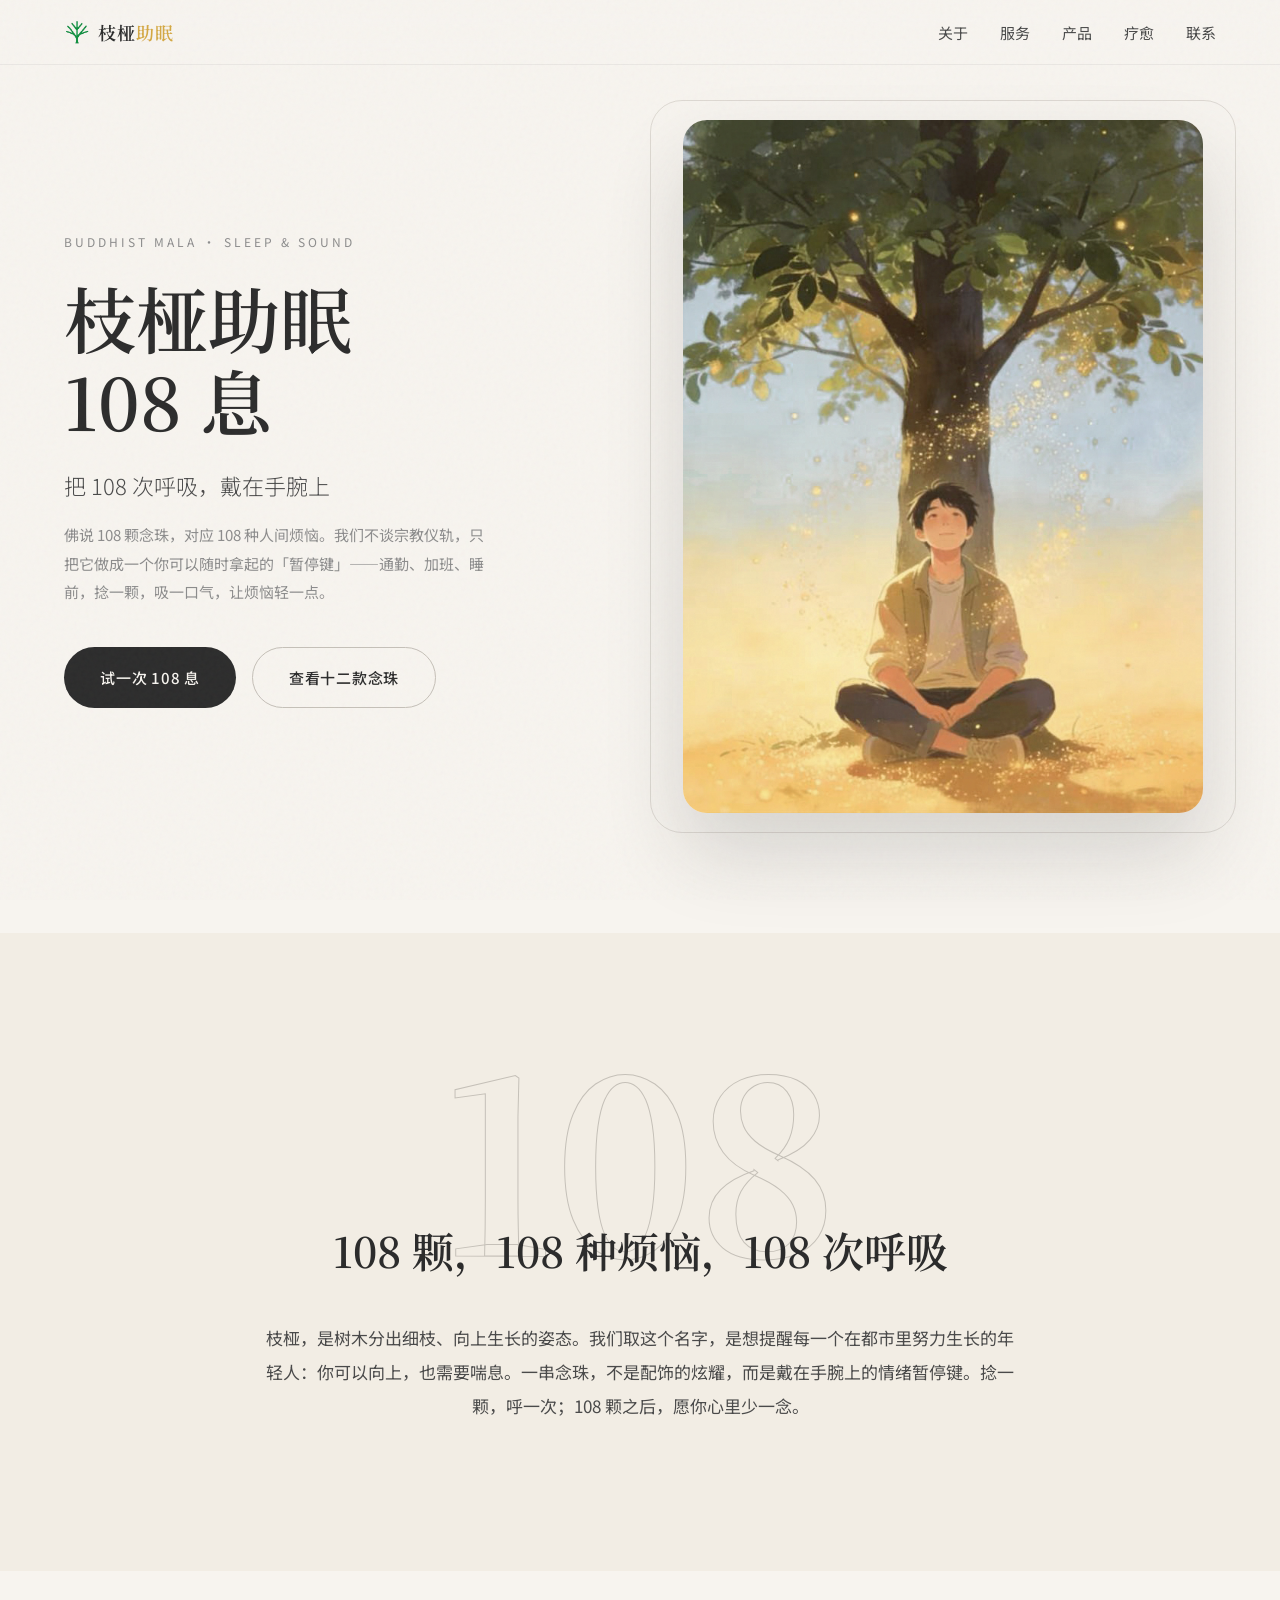
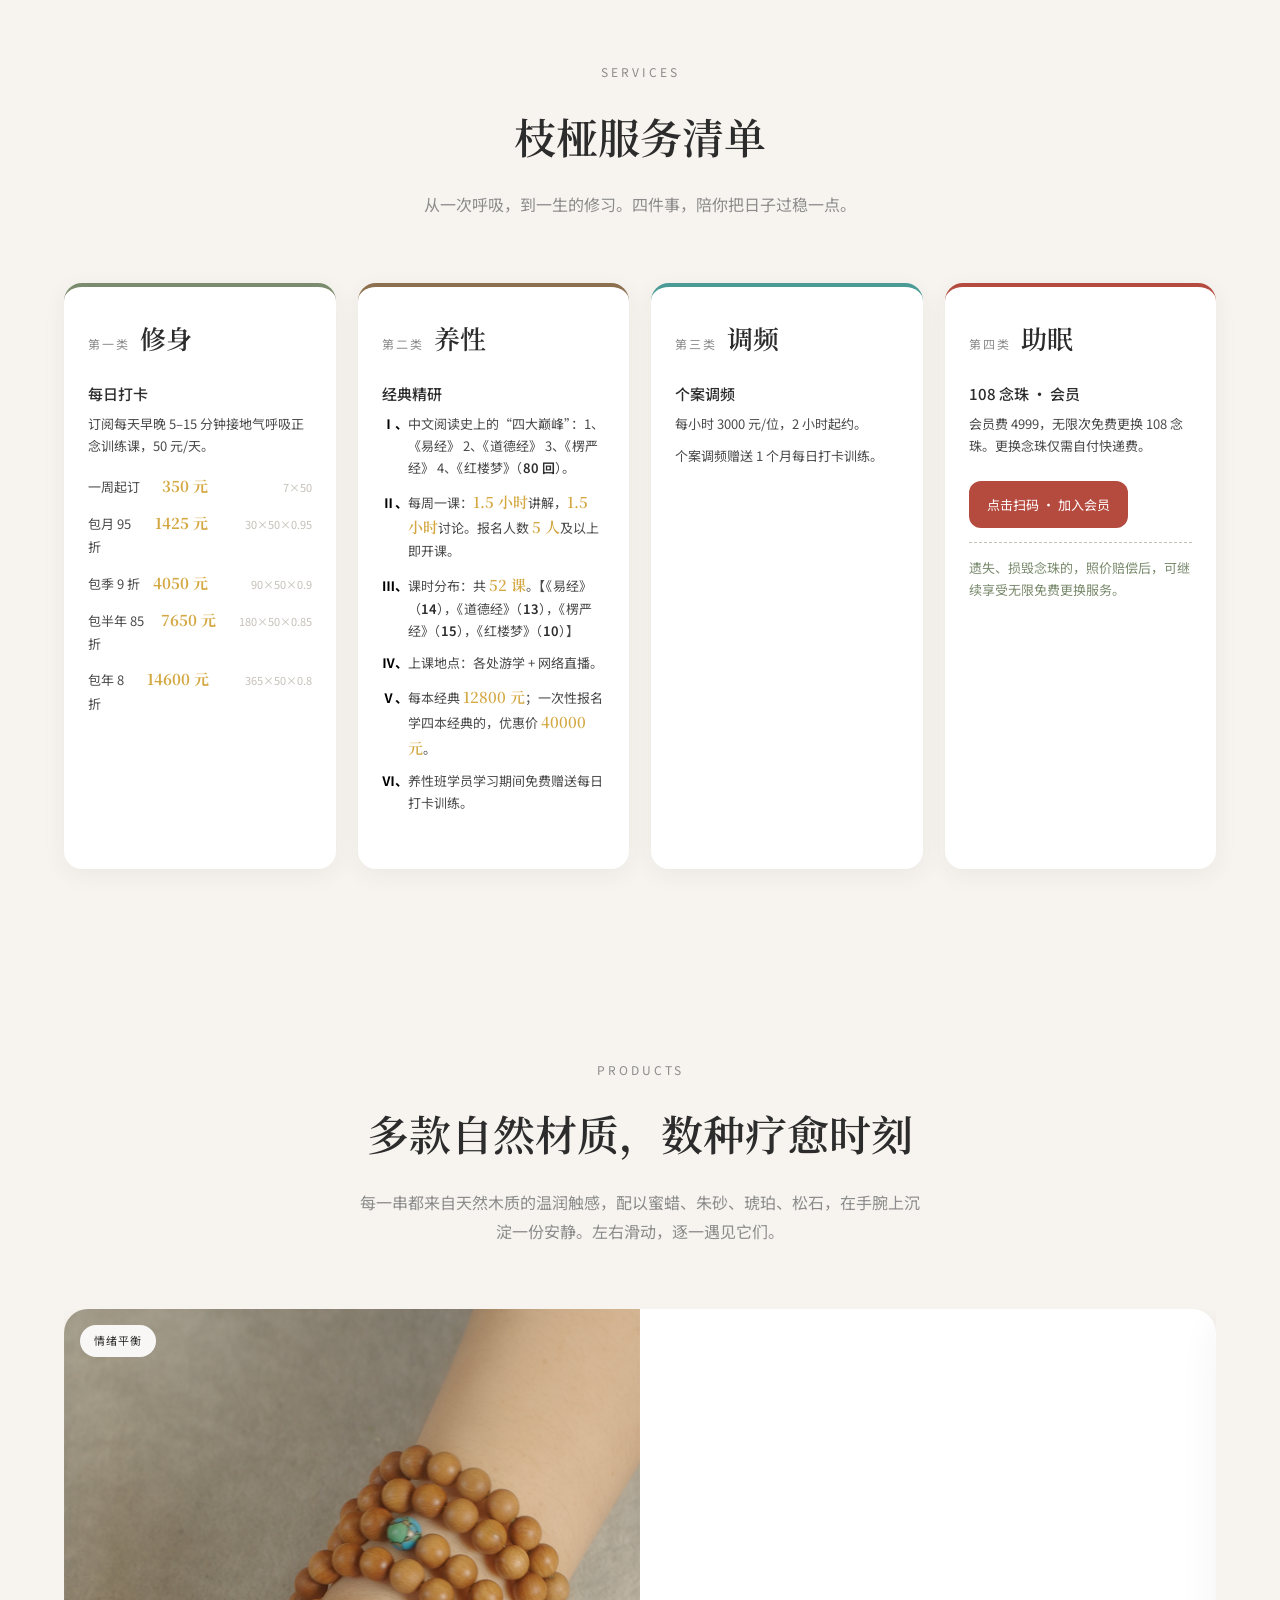
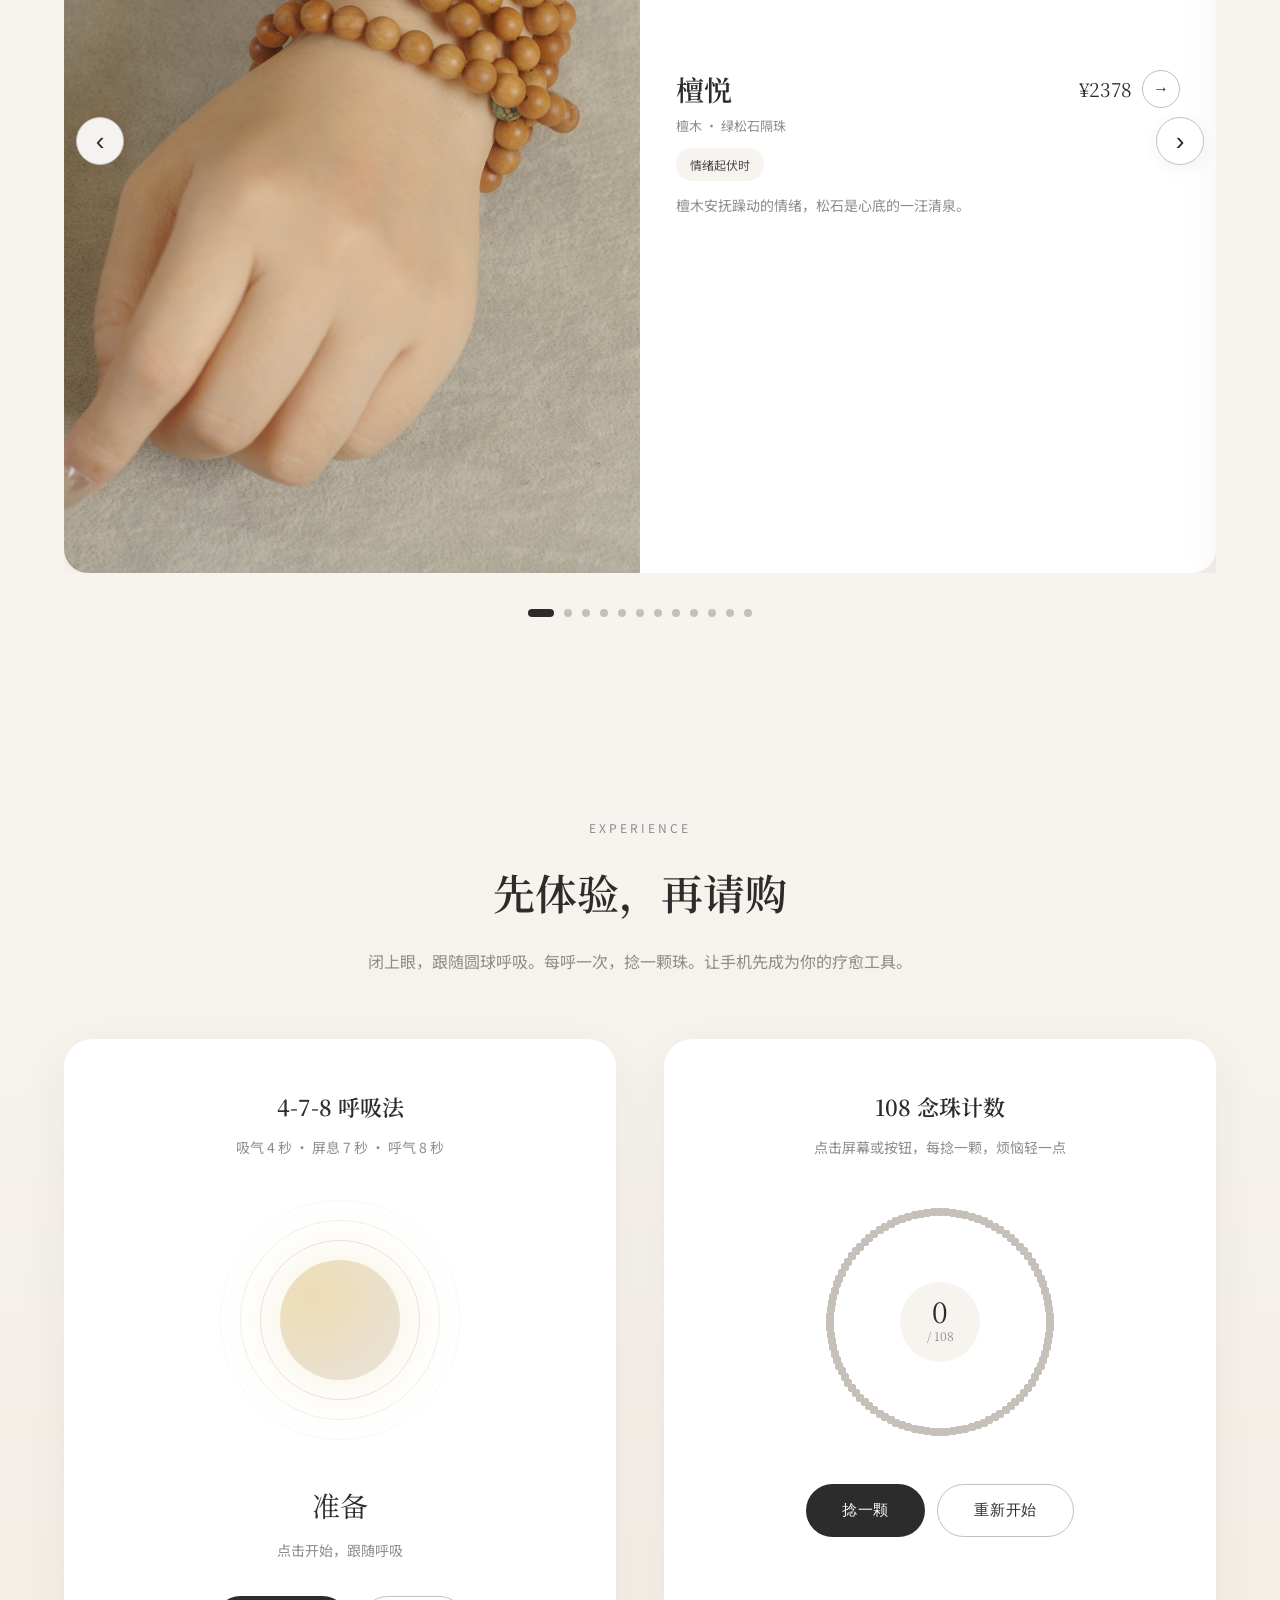
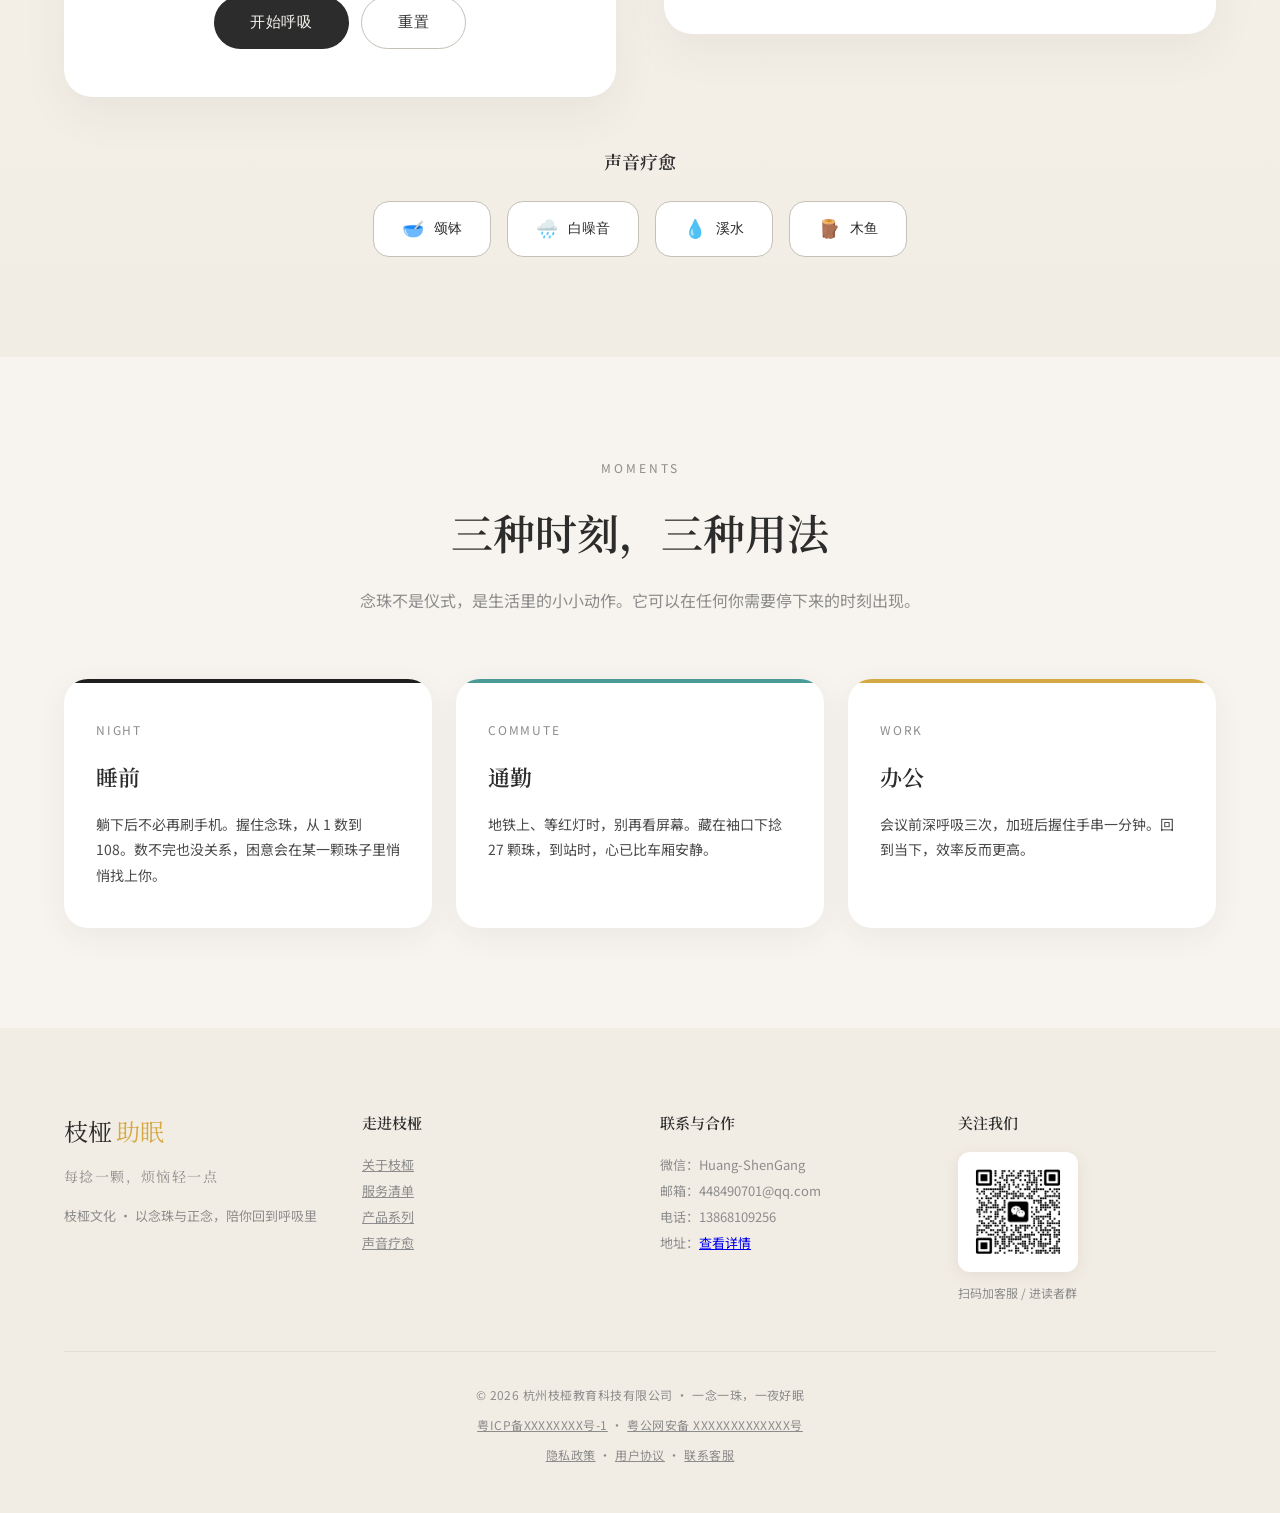
<file: index.html>
<!DOCTYPE html>
<html lang="zh-CN" data-page-node-id="Xsze7Mt7kHGdjy5nFvJ7pt" data-dm-ref="1"><head data-page-node-id="XL3EOWxPtWLcc6HyI97EeA">
  <meta charset="UTF-8" data-page-node-id="Lu7elfSgud0n65DjSNiyik">
  <meta name="viewport" content="width=device-width, initial-scale=1.0, maximum-scale=1.0, user-scalable=no" data-page-node-id="o510PxO5kkcFfG4a4TJm6H">
  <title>枝桠助眠</title>
  <meta name="description" content="把 108 次呼吸戴在手腕上。枝桠助眠提供 12 款天然木质 108 念珠，每日打卡正念训练、经典精研、声音疗愈、调频咨询。杭州公司出品。" data-page-node-id="N2DPRKXx6PXoToUxhIfTzP">
  <meta name="keywords" content="枝桠助眠,108息,108念珠,正念训练,助眠,声音疗愈,念珠,禅修,每日打卡,杭州" data-page-node-id="JdfQPkbAN5FLi4oNBvdizj">
  <meta name="author" content="杭州枝桠教育科技有限公司" data-page-node-id="fackbn4Z1T8OiL0eUDfnx5">
  <meta name="theme-color" content="#F7F4EF" data-page-node-id="m8EUCg2NNjELiGyZe4o0WL">
  <meta property="og:type" content="website" data-page-node-id="qYY3hBsVC5tS8bGJkFAPLZ">
  <meta property="og:site_name" content="枝桠助眠" data-page-node-id="lOR08wnrOR22Vu9dRcIi9E">
  <meta property="og:title" content="枝桠教育· 服务清单" data-page-node-id="PXAYuJP5hULtqwTJR67Q32">
  <meta property="og:description" content="从一次呼吸，到一生的修习。四件事，陪你把日子过稳一点。" data-page-node-id="zW1jyweEhAxYaI7Zi8RaD9">
  <meta property="og:image" content="https://zhiya-help-sleep.pages.dev/logo.png" data-page-node-id="iyIdbalbZy7TFNTv6vFr4B">
  <meta property="og:image:width" content="350" data-page-node-id="EOUU5ohxH7Pznlj1hRXUIW">
  <meta property="og:image:height" content="350" data-page-node-id="tg3UFgAJHjCa39ugRRlAm8">
  <meta property="og:url" content="https://zhiyafozhu-zhiyazhumian-d5gupxrnneb911975.webapps.tcloudbase.com/" data-page-node-id="KtIgBCnYBvNf7atm41kqeH">
  <meta property="og:locale" content="zh_CN" data-page-node-id="ucyrylxhYBv0ZYQUksVAaR">
  <meta name="twitter:card" content="summary_large_image" data-page-node-id="Z0RCOJsH3r1AmndOAV9iY6">
  <meta name="twitter:title" content="枝桠教育· 服务清单" data-page-node-id="0RYLodDibVihsaYdIKEXh3">
  <meta name="twitter:description" content="从一次呼吸，到一生的修习。四件事，陪你把日子过稳一点。" data-page-node-id="Y2zACKH5EmJkW8E24ZJheF">
  <meta name="twitter:image" content="https://zhiya-help-sleep.pages.dev/logo.png" data-page-node-id="jdPpTEUe1OYcYMmEmQtOM8">
  <link rel="canonical" href="https://zhiyafozhu-zhiyazhumian-d5gupxrnneb911975.webapps.tcloudbase.com/" data-page-node-id="9vXhURHb1uFUSLkEatDNmP">
  <link rel="preconnect" href="https://fonts.googleapis.com" data-page-node-id="F9Tzl05Bqqv5DJdj9nmVnO">
  <link rel="preconnect" href="https://fonts.gstatic.com" crossorigin="" data-page-node-id="odGGOt1WYvP0eAFGag9gj1">
  <link href="https://fonts.googleapis.com/css2?family=Noto+Sans+SC:wght@300;400;500&amp;family=Noto+Serif+SC:wght@400;600;700&amp;display=swap" rel="stylesheet" data-page-node-id="Atrb23auFLMK4jYB6saE2Z">
  <link rel="stylesheet" href="./assets/site.css" data-page-node-id="xWvyuRmSEZaJAtHjuTyTLJ">
</head>
<body data-page-node-id="NDp3d4Wnr6md4eYDqY2Nny" style="">

  <!-- Site Nav -->
  <header class="site-nav scrolled" id="siteNav" data-page-node-id="hozm0GTx6frfkAtpkik1vY">
    <div class="nav-inner" data-page-node-id="ZiLvt4Ef1d9DLdaXmCVcXf">
      <a href="./index.html" class="nav-brand" data-page-node-id="2avZ2AVHZYKO9Y283AaA7N"><img src="./logo.png" alt="枝桠助眠" class="nav-logo">枝桠<span data-page-node-id="n09YguFWCNA6m8xWzMRQgF">助眠</span></a>
      <button class="nav-toggle" id="navToggle" aria-label="菜单" aria-expanded="false" data-page-node-id="eFPJqByAjH73Pfvh6YQIJQ">
        <span data-page-node-id="xN1wXyDy1dhe56nRgHsmEs"></span><span data-page-node-id="4H0V3enryaYlElkNquVule"></span><span data-page-node-id="L5Y8sWwOwocI4CnZTh9OBc"></span>
      </button>
      <ul class="nav-links" id="navLinks" data-page-node-id="LXoM1xEfzryJKtiYDk2tqf">
        <li data-page-node-id="Rrc4AycmxWwL6kRM92UvQK"><a href="./about.html" class="nav-link" data-page-node-id="JcpAbtJjzr6bN4lYLliPYv">关于</a></li>
        <li data-page-node-id="KToEvuh61uiep6Kqld4Kgh"><a href="./services.html" class="nav-link" data-page-node-id="oAgnCxYzMyUEygxYnYNC00">服务</a></li>
        <li data-page-node-id="uFgDXFEttP4tu0LxoObtbl"><a href="./products.html" class="nav-link" data-page-node-id="Oag4ycEDGEap80foTMZGfI">产品</a></li>
        <li data-page-node-id="5ArXoL4NqO953xLEu4iv09"><a href="./index.html#healing" class="nav-link" data-page-node-id="TyD5rE4saNq59eRADcpD87">疗愈</a></li>
        <li data-page-node-id="zyM8tQSt1hxaBRwS8Ex1nl"><a href="./contact.html" class="nav-link" data-page-node-id="dN1Hr05oC5OgCNXvUtF1Xp">联系</a></li>
      </ul>
    </div>
  </header>

  <!-- Hero -->
  <section class="hero" id="hero" data-page-node-id="htkpGKgbJUii4hRYsTAfgi">
    <div class="container" data-page-node-id="1lgcEOADL4UZOP7GgocKfC">
      <div class="hero-inner" data-page-node-id="UeeTrP3zZ7xDtkxvSW2hGL">
        <div class="hero-content" data-page-node-id="0JvtJBioSFJ6JMYK3NdDBg">
          <span class="hero-label reveal active" data-page-node-id="AbklRoSwGjx0K43FJtHCT8">BUDDHIST MALA · SLEEP &amp; SOUND</span>
          <h1 class="hero-title reveal stagger-1 active" data-page-node-id="NKBwHkApNDyjpQdmHBw4FW">
            <span data-page-node-id="STZA7hbbeeHsK1pW0qJz12" style="white-space: pre-wrap; cursor: text;">枝桠助眠</span>
            <span data-page-node-id="5dxs5YBG0T2GaR5GEXlFoT">108 息</span>
          </h1>
          <p class="hero-subtitle reveal stagger-2 active" data-page-node-id="lZkmJsFyYk3KhQ5MxkqAhI">把 108 次呼吸，戴在手腕上</p>
          <p class="hero-desc reveal stagger-3 active" data-page-node-id="tSlyEeIG0OVGDiF9uvhyTB">
            佛说 108 颗念珠，对应 108 种人间烦恼。我们不谈宗教仪轨，只把它做成一个你可以随时拿起的「暂停键」——通勤、加班、睡前，捻一颗，吸一口气，让烦恼轻一点。
          </p>
          <div class="hero-actions reveal stagger-4 active" data-page-node-id="cG91Do93XZ4kXGfVLwm0H5">
            <a href="#healing" class="btn btn-primary" data-page-node-id="AfIEKuF397ofAV3i2KBM3w">试一次 108 息</a>
            <a href="#products" class="btn btn-outline" data-page-node-id="HJg3AR2mGRZIrOhcB9DGy7">查看十二款念珠</a>
          </div>
        </div>
        <div class="hero-visual reveal stagger-2 active" data-page-node-id="U3Q3dir2OJKBZlE09WLAAm">
          <div class="hero-image-frame" data-page-node-id="s84IUERqMnFoMqgTws2076"></div>
          <div class="hero-image-wrapper" data-page-node-id="Cyhw0vH3pJGdFmBCTfcHgP">
            <img src="./产片图片/hero.jpg" alt="枝桠助眠 · 树下静坐插画" data-page-node-id="5alg8jWF8evKK8hbAtwGJX">
          </div>
        </div>
      </div>
    </div>
    
  </section>

  <!-- Concept -->
  <section class="concept" id="concept" data-page-node-id="0ZkCdajFPbNf7O9PVHUBAi">
    <div class="container" data-page-node-id="iKXfYIANZY7sMqnp8XQQNy">
      <div class="concept-number reveal active" data-page-node-id="i3xWxFayurFH3s865KLkk6">108</div>
      <div class="concept-content" data-page-node-id="mGwsDnssfBsSXOYkSiiMQY">
        <h2 class="concept-title reveal stagger-1 active" data-page-node-id="hfUlPhqmHwbj5Um7EuSwT0">108 颗，108 种烦恼，108 次呼吸</h2>
        <p class="concept-text reveal stagger-2 active" data-page-node-id="nD0HQASa4mi1PHBZZPduDt">
          枝桠，是树木分出细枝、向上生长的姿态。我们取这个名字，是想提醒每一个在都市里努力生长的年轻人：你可以向上，也需要喘息。一串念珠，不是配饰的炫耀，而是戴在手腕上的情绪暂停键。捻一颗，呼一次；108 颗之后，愿你心里少一念。
        </p>

      </div>
    </div>
  </section>

  <!-- Services List -->
  <section class="services" id="services" data-page-node-id="BZNGfHFKxBD3MiWpWkHl2z">
    <div class="container" data-page-node-id="yHSjWQZWhzxwdig5OxJLR0">
      <div class="section-header" data-page-node-id="LHDKA6Nea5VSo8QqD5Hr7l">
        <div class="section-label reveal active" data-page-node-id="v4nXaSWkFTj1v9EA2fErGQ">SERVICES</div>
        <h2 class="section-title reveal stagger-1 active" data-page-node-id="zH8Mm7XJi8S0gB9kIWYw8Y">枝桠服务清单</h2>
        <p class="section-desc reveal stagger-2 active" data-page-node-id="pxlpWNqFv0PDzgK1LeMbJW">从一次呼吸，到一生的修习。四件事，陪你把日子过稳一点。</p>

      </div>
      <div class="services-grid reveal stagger-2 active" data-page-node-id="8ILrJ120P3s0jS70XgURpO">

        <!-- 第一类 修身 -->
        <div class="service-card service-xiu" data-page-node-id="tnNQpAG3XOqEQ3dnROOvD4">
          <div class="service-cat" data-page-node-id="kVJHFD8M4UbpoL0KvdmrxN">
            <span class="service-cat-no" data-page-node-id="igVw33lbrKDG6KXGHW3Z2E">第一类</span>
            <h3 class="service-cat-name" data-page-node-id="UJPdq0y84cX7d6SoNzt9aU">修身</h3>
          </div>
          <ul class="service-list" data-page-node-id="aMOrLvHPRU64pV70HvytnN">
            <li class="service-item" data-page-node-id="6sfLtgZILR1H5K36ix9w5C">
              <div class="service-item-title" data-page-node-id="CLQGjiuO6I11P9SYNrysHB">每日打卡</div>
              <p class="service-item-desc" data-page-node-id="aHgTnvKfYBi7Ah5WC2EkJ8">订阅每天早晚 5–15 分钟接地气呼吸正念训练课，50 元/天。</p>
              <ul class="service-plans" data-page-node-id="GcR8lxAsq2aoBIuFBkuXAG">
                <li data-page-node-id="yJE282iVeWVqyUWc7L6hBc"><span data-page-node-id="1jpPYaLjGRkvxCNS3lZfRc">一周起订</span><b data-page-node-id="ZjolKEdb5qQAlO1fVilzKw">350 元</b><i data-page-node-id="T32mROiUCbaNkVc1mlEOrU">7×50</i></li>
                <li data-page-node-id="Kcp1sPyKk7od7O2dEzBAik"><span data-page-node-id="ihlnuHEGA60z2GTm0wL1S5">包月 95 折</span><b data-page-node-id="W54QrXluE2tzKrTe1uTw5g">1425 元</b><i data-page-node-id="HrhElY1IrpF6BYgDBEW3Ez">30×50×0.95</i></li>
                <li data-page-node-id="kDKBCjAVVedIEtwj4QKeqB"><span data-page-node-id="fyujQBdH8sJeOX8XDAqRrz">包季 9 折</span><b data-page-node-id="JNdF61YhaeD2tzgfagtICU">4050 元</b><i data-page-node-id="50fQ5GtNmNgTqcFUav3jAl">90×50×0.9</i></li>
                <li data-page-node-id="tghv0AzESmYY7w6t9JEFhw"><span data-page-node-id="99LSiX1GSU7srXJOuDrhch">包半年 85 折</span><b data-page-node-id="9amaloCZVlfKBplQihDTIk">7650 元</b><i data-page-node-id="GTJMeBQfW5qhcLmD5QdoIj">180×50×0.85</i></li>
                <li data-page-node-id="sjUUPJm4K0YJyZJGkOj2Yw"><span data-page-node-id="OOl2Jt113LmeOAPIO5lNQJ">包年 8 折</span><b data-page-node-id="gCJVuDAEB0GXE9RBhGrEaL">14600 元</b><i data-page-node-id="PEu1upijHDtKX9RHek3Kil">365×50×0.8</i></li>
              </ul>
            </li>
          </ul>
        </div>

        <!-- 第二类 养性 -->
        <div class="service-card service-yang" data-page-node-id="mCjYeooxgJmrqlGvEIZpRb">
          <div class="service-cat" data-page-node-id="WHkxhl5D3lZvfrpXGjr6Nt">
            <span class="service-cat-no" data-page-node-id="wQSfd92oh3gA8L0ujpXMPw">第二类</span>
            <h3 class="service-cat-name" data-page-node-id="JmLIvnTu2ZXWxNBkxDUTu7">养性</h3>
          </div>
          <ul class="service-list" data-page-node-id="BtZQ3B5cwP2sKQiqQy6N6z">
            <li class="service-item" data-page-node-id="K857gXwK3JLxg7GUlUfWQp">
              <div class="service-item-title" data-page-node-id="Egs9bEU67lBqLRFsR5pvwQ">经典精研</div>
              <p class="service-item-desc desc-hang" data-page-node-id="GUc8MV20omEbtvCGXo7270"><span class="service-item-idx">Ⅰ、</span>中文阅读史上的“四大巅峰”：1、《易经》  2、《道德经》  3、《楞严经》  4、《红楼梦》（<b>80 回</b>）。</p>
              <p class="service-item-desc desc-hang" data-page-node-id="idxYangline0000000002"><span class="service-item-idx">Ⅱ、</span>每周一课：<b class="service-price">1.5 小时</b>讲解，<b class="service-price">1.5 小时</b>讨论。报名人数 <b class="service-price">5 人</b>及以上即开课。</p>
              <p class="service-item-desc desc-hang" data-page-node-id="idxYangline0000000003"><span class="service-item-idx">Ⅲ、</span>课时分布：共 <b class="service-price">52 课</b>。【《易经》（<b>14</b>），《道德经》（<b>13</b>），《楞严经》（<b>15</b>），《红楼梦》（<b>10</b>）】</p>
              <p class="service-item-desc desc-hang" data-page-node-id="idxYangline0000000004"><span class="service-item-idx">Ⅳ、</span>上课地点：各处游学 + 网络直播。</p>
              <p class="service-item-desc desc-hang" data-page-node-id="idxYangline0000000005"><span class="service-item-idx">Ⅴ、</span>每本经典 <b class="service-price">12800 元</b>；一次性报名学四本经典的，优惠价 <b class="service-price">40000 元</b>。</p>
              <p class="service-item-desc desc-hang" data-page-node-id="a6aYYvgOCMWBjoQPwi664N"><span class="service-item-idx">Ⅵ、</span>养性班学员学习期间免费赠送每日打卡训练。</p>
            </li>
          </ul>
        </div>

        <!-- 第三类 调频 -->
        <div class="service-card service-diao" data-page-node-id="S1GjYaIsqjQZAvLXxDR3RB">
          <div class="service-cat" data-page-node-id="UQNyRwiSBvIbtuR9SF2upa">
            <span class="service-cat-no" data-page-node-id="pGZgeh8JtqWmusjcC4uaCs">第三类</span>
            <h3 class="service-cat-name" data-page-node-id="ZHPj0gJG3R7xBkGYfAz4qF">调频</h3>
          </div>
          <ul class="service-list" data-page-node-id="toa2PMpFYF57eBhgZNmwNg">
            <li class="service-item" data-page-node-id="p3OogIK1RqSwyY4G3xapr9">
              <div class="service-item-title" data-page-node-id="9kLbFEsIL5AJiduURIdsad">个案调频</div>
              <p class="service-item-desc" data-page-node-id="8EE6lvW2DzdOlPuUMS7fu4">每小时 3000 元/位，2 小时起约。</p>
              <p class="service-item-desc" data-page-node-id="lQQBNFFJToHjGrEYzzXHi7">个案调频赠送 1 个月每日打卡训练。</p>
            </li>
          </ul>
        </div>

        <!-- 第四类 炼器 -->
        <div class="service-card service-lian" data-page-node-id="3iEFRRDjRmTRuhXKEz1F8D">
          <div class="service-cat" data-page-node-id="8G9oZVC60SSKIAUWUBnx28">
            <span class="service-cat-no" data-page-node-id="0CTP8Tybe3p0sqzD5s6PR8">第四类</span>
            <h3 class="service-cat-name" data-page-node-id="IT9CZsF73SuHiM4vo2b8lD" style="">助眠</h3>
          </div>
          <ul class="service-list" data-page-node-id="9hjdWcYRx8MJob6E20fklr">
            <li class="service-item" data-page-node-id="zznygeG2nBFN1OO1JlhMwt">
              <div class="service-item-title" data-page-node-id="IGhxi3pzBHT8t3v08VPYYX">108 念珠 · 会员</div>
              <p class="service-item-desc" data-page-node-id="6k3yNTI6uGA3v2oPiX9y9a">会员费 4999，无限次免费更换 108 念珠。更换念珠仅需自付快递费。</p>
              <button class="service-link js-member" type="button" data-page-node-id="aY62WBOkSpy4ArSjeZ2sjO">点击扫码 · 加入会员</button>
            </li>
            <li class="service-item" data-page-node-id="ukvLnEuHFuStx6ko57EriR">
              <p class="service-item-desc service-note" data-page-node-id="LERo8EQjHsNi2PHFwVjNvK">遗失、损毁念珠的，照价赔偿后，可继续享受无限免费更换服务。</p>
            </li>
          </ul>
        </div>

      </div>
    </div>
  </section>

  <!-- Products Slider -->
  <section class="products" id="products" data-page-node-id="PToc5t1iqCOXdDmd3UkL7L">
    <div class="container" data-page-node-id="pyQ7C4e9eBFxLFbIhsknyJ">
      <div class="section-header" data-page-node-id="BP1MeK6FDOjiOB5uOpvT88">
        <div class="section-label reveal active" data-page-node-id="In3FIzdLcTNNr78YLrCgUs">PRODUCTS</div>
        <h2 class="section-title reveal stagger-1 active" data-page-node-id="yF0ytJV4Sp6AykTqBHcFKl" style="">多款自然材质，数种疗愈时刻</h2>
        <p class="section-desc reveal stagger-2 active" data-page-node-id="B6d1vmaaXjlPJChU4eiYd0">每一串都来自天然木质的温润触感，配以蜜蜡、朱砂、琥珀、松石，在手腕上沉淀一份安静。左右滑动，逐一遇见它们。</p>
      </div>
      <div class="products-slider reveal stagger-2 active" data-page-node-id="uD7J5FpZYSvrvjCpOIFIgE">
        <button class="slider-arrow slider-prev" id="sliderPrev" aria-label="上一款" data-page-node-id="adv2brWdKD48WqsJtytqtY">‹</button>
        <div class="products-grid" id="productsGrid" data-page-node-id="FG9HaeJeIMkkzWbnmrfvP4" style="transform: translateX(0%);">
          <!-- Product: 檀悦（置于第一位） -->
          <div class="product-card" data-product="檀悦" data-price="¥2378" data-page-node-id="u41EfqOnJJ8m9iJNQIbl9M">
            <div class="product-image" data-page-node-id="KMjgNNE7QOhIhDLaWCQk4x">
              <img src="./产片图片/4.png" alt="檀悦 · 檀木松石上手照" data-page-node-id="bBj7N9WoobD59ZrJTH6sBJ">
              <span class="product-tag" data-page-node-id="8CP8WJJMNP3FuXWoML4hk8">情绪平衡</span>
            </div>
            <div class="product-info" data-page-node-id="x6nbdiiTgKQmLneRRr9PvW">
              <div class="product-series" data-page-node-id="opDROl6wBswnvDEcauWPOs">SERIES 01 / 12</div>
              <h3 class="product-name" data-page-node-id="S3DzFX5MNbDWftJUN4TiJi">檀悦</h3>
              <p class="product-material" data-page-node-id="oxsa4znnvb3XQmAmdfXoE3">檀木 · 绿松石隔珠</p>
              <span class="product-theme" data-page-node-id="UL2sg3DpfykDCGsJ9BEcmP">情绪起伏时</span>
              <p class="product-desc" data-page-node-id="UZbcq9W59tgmgLUgsmLBmU">檀木安抚躁动的情绪，松石是心底的一汪清泉。</p>
              <div class="product-footer" data-page-node-id="iMXKC1iyps7L8m4yGXIet5">
                <div class="product-price" data-page-node-id="CM4cSYDHdyBnt9Ghif3FzU">¥2378<span data-page-node-id="17mazK80BH2i4wjrRYjqdS">起</span></div>
                <button class="product-btn js-buy" data-name="檀悦" aria-label="购买檀悦" data-page-node-id="fxWl2xvOxIkImeQhIWby3C">→</button>
              </div>
            </div>
          </div>

          <!-- Product 2: 星月（置于第二位） -->
          <div class="product-card" data-product="星月" data-price="¥2348" data-page-node-id="tGPLUWAzFYQcopOC9F8KHV">
            <div class="product-image" data-page-node-id="fIsLsRQ6h0IU68QttuETRg">
              <img src="./产片图片/2.png" alt="星月 · 花梨木朱砂上手照" data-page-node-id="FKmHvPFSk39nXGuTSJCEZT">
              <span class="product-tag" data-page-node-id="qHJQFKeMS2V2abouHdaZEB">专注 清明</span>
            </div>
            <div class="product-info" data-page-node-id="F1VVd1yuYk1jV9cQ4qToZq">
              <div class="product-series" data-page-node-id="GKC4LEBxSOmWENHvA0Cxps">SERIES 02 / 12</div>
              <h3 class="product-name" data-page-node-id="eQXjgW8Vgz3XZ5rSOAvSPa">星月</h3>
              <p class="product-material" data-page-node-id="NlHoY1qNdoLGbZonUshE16">花梨木 · 朱砂隔珠</p>
              <span class="product-theme" data-page-node-id="PQZ1YIR2O4m4k9eKseH6tL">思绪纷杂时</span>
              <p class="product-desc" data-page-node-id="72uXjLXaJWmfD12WEqNnxq">浅色花梨木纹理干净，像把一弯月光戴在手腕。无论念头多乱，回到这一颗就好。</p>
              <div class="product-footer" data-page-node-id="qZYY7HS7siLL18oN9VAJjT">
                <div class="product-price" data-page-node-id="h42fUh8iiJvbbfibRxzajQ">¥2348<span data-page-node-id="rVDJQ4t4HPi0GEYdDFd7A6">起</span></div>
                <button class="product-btn js-buy" data-name="星月" aria-label="购买星月" data-page-node-id="ASDZi5DtELn5aAIM8d0qHE">→</button>
              </div>
            </div>
          </div>

          <!-- Product: 杏晚（新增，置于第三位） -->
          <div class="product-card" data-product="杏晚" data-price="¥2438" data-page-node-id="xingwan10000000000000001">
            <div class="product-image" data-page-node-id="xingwan10000000000000002">
              <img src="./产片图片/第三期-杏晚.png" alt="杏晚 · 檀木朱砂上手照" data-page-node-id="xingwan10000000000000003">
              <span class="product-tag" data-page-node-id="xingwan10000000000000004">安神 黄昏</span>
            </div>
            <div class="product-info" data-page-node-id="xingwan10000000000000005">
              <div class="product-series" data-page-node-id="xingwan10000000000000006">SERIES 03 / 12</div>
              <h3 class="product-name" data-page-node-id="xingwan10000000000000007">杏晚</h3>
              <p class="product-material" data-page-node-id="xingwan10000000000000008">檀木 · 朱砂隔珠</p>
              <span class="product-theme" data-page-node-id="xingwan10000000000000009">黄昏 108 息</span>
              <p class="product-desc" data-page-node-id="xingwan1000000000000000a">檀木沉静如杏色黄昏，几点朱砂像晚归的灯。适合忙碌一天后，把自己轻轻放回当下。</p>
              <div class="product-footer" data-page-node-id="xingwan1000000000000000b">
                <div class="product-price" data-page-node-id="xingwan1000000000000000c">¥2438<span data-page-node-id="xingwan1000000000000000d">起</span></div>
                <button class="product-btn js-buy" data-name="杏晚" aria-label="购买杏晚" data-page-node-id="xingwan1000000000000000e">→</button>
              </div>
            </div>
          </div>

          <!-- Product: 幽篁（新增，置于第一位） -->
          <div class="product-card" data-product="幽篁" data-price="¥2468" data-page-node-id="youhuang1000000000000001">
            <div class="product-image" data-page-node-id="youhuang1000000000000002">
              <img src="./产片图片/第三期-幽篁.png" alt="幽篁 · 沉香木蔷薇辉上手照" data-page-node-id="youhuang1000000000000003">
              <span class="product-tag" data-page-node-id="youhuang1000000000000004">安神 幽篁</span>
            </div>
            <div class="product-info" data-page-node-id="youhuang1000000000000005">
              <div class="product-series" data-page-node-id="youhuang1000000000000006">SERIES 04 / 12</div>
              <h3 class="product-name" data-page-node-id="youhuang1000000000000007">幽篁</h3>
              <p class="product-material" data-page-node-id="youhuang1000000000000008">沉香木 · 蔷薇辉隔珠</p>
              <span class="product-theme" data-page-node-id="youhuang1000000000000009">独处 108 息</span>
              <p class="product-desc" data-page-node-id="youhuang100000000000000a">沉香如幽篁深深，玫红如林间萤火一点。适合想一个人静静时，把自己慢慢捻回来。</p>
              <div class="product-footer" data-page-node-id="youhuang100000000000000b">
                <div class="product-price" data-page-node-id="youhuang100000000000000c">¥2468<span data-page-node-id="youhuang100000000000000d">起</span></div>
                <button class="product-btn js-buy" data-name="幽篁" aria-label="购买幽篁" data-page-node-id="youhuang100000000000000e">→</button>
              </div>
            </div>
          </div>

          <!-- Product: 暮霭 -->
          <div class="product-card" data-product="暮霭" data-price="¥2418" data-page-node-id="muai100000000000000001">
            <div class="product-image" data-page-node-id="muai100000000000000002">
              <img src="./产片图片/第三期-暮霭.png" alt="暮霭 · 檀木朱砂上手照" data-page-node-id="muai100000000000000003">
              <span class="product-tag" data-page-node-id="muai100000000000000004">安神 暮色</span>
            </div>
            <div class="product-info" data-page-node-id="muai100000000000000005">
              <div class="product-series" data-page-node-id="muai100000000000000006">SERIES 05 / 12</div>
              <h3 class="product-name" data-page-node-id="muai100000000000000007">暮霭</h3>
              <p class="product-material" data-page-node-id="muai100000000000000008">檀木 · 朱砂隔珠</p>
              <span class="product-theme" data-page-node-id="muai100000000000000009">暮色 108 息</span>
              <p class="product-desc" data-page-node-id="muai10000000000000000a">暖檀如暮色四合，朱砂如一盏将亮的灯。适合一天收尾时，把喧闹慢慢捻散。</p>
              <div class="product-footer" data-page-node-id="muai10000000000000000b">
                <div class="product-price" data-page-node-id="muai10000000000000000c">¥2418<span data-page-node-id="muai10000000000000000d">起</span></div>
                <button class="product-btn js-buy" data-name="暮霭" aria-label="购买暮霭" data-page-node-id="muai10000000000000000e">→</button>
              </div>
            </div>
          </div>

          <!-- Product 1: 墨夜 -->
          <div class="product-card" data-product="墨夜" data-price="¥2398" data-page-node-id="n0tFkJKVCvHGBjuLJ11kfc" data-always-hidden hidden>
            <div class="product-image" data-page-node-id="GSuRcdripvGFntkSazpYgQ">
              <img src="./产片图片/1.png" alt="墨夜 · 檀木蜜蜡上手照" data-page-node-id="uOQvRfnp2rci9GQXth2q94">
              <span class="product-tag" data-page-node-id="EaElOFB2AZizGuQoXzqTAg">助眠 grounding</span>
            </div>
            <div class="product-info" data-page-node-id="hqgBuvdwrBaMTOkj8Zqtel">
              <div class="product-series" data-page-node-id="pspm7FTqhmMufbKswNqcPK">SERIES 02 / 12</div>
              <h3 class="product-name" data-page-node-id="jCBH769I0gYFe45VCdZeX6">墨夜</h3>
              <p class="product-material" data-page-node-id="VCkRftjK1iXLkFGmGJVDe7">檀木 · 蜜蜡隔珠</p>
              <span class="product-theme" data-page-node-id="8wIF6vRGQbjSrqmoyPYT4h">睡前 108 息</span>
              <p class="product-desc" data-page-node-id="nmXtiGJoXNulmuCbDQVgGc">深色檀木沉静如夜，蜜蜡温润如月。适合辗转难眠时，把失眠捻成困意。</p>
              <div class="product-footer" data-page-node-id="B6jpbQAkVKhCrMo16y9DRf">
                <div class="product-price" data-page-node-id="jsowibdlIlOawd6xFkIA99">¥2398<span data-page-node-id="Ck5BBLoXR0eQn8tPjWovBB">起</span></div>
                <button class="product-btn js-buy" data-name="墨夜" aria-label="购买墨夜" data-page-node-id="nrYEDajbanAICUHC1AVG3b">→</button>
              </div>
            </div>
          </div>

          <!-- Product 3: 沉息 -->
          <div class="product-card" data-product="沉息" data-price="¥2508" data-page-node-id="rx7uOHJdLjyFCZYg1LMSSy">
            <div class="product-image" data-page-node-id="DuHcGW1CWzQNo15WvMSto3">
              <img src="./产片图片/3.png" alt="沉息 · 沉香木蜜蜡上手照" data-page-node-id="FR0netWQgxZisqU0Wzn8pI">
              <span class="product-tag" data-page-node-id="spGQzmEEYJ8Gldw1q5Mb35">减压 放松</span>
            </div>
            <div class="product-info" data-page-node-id="O5upAWtEtr7ahmRqqHl4VU">
              <div class="product-series" data-page-node-id="PieHgd9i17UGyEEFE7plx8">SERIES 06 / 12</div>
              <h3 class="product-name" data-page-node-id="1kDAsD092InAvpMJGXBQQU">沉息</h3>
              <p class="product-material" data-page-node-id="GMZcqZReZbrrMOylwybjBp">沉香木 · 蜜蜡隔珠</p>
              <span class="product-theme" data-page-node-id="ZRXiyIYep7Kqu0q3N5VUk7">压力过载时</span>
              <p class="product-desc" data-page-node-id="S9leotsY5vhCa20n3BUfjL">沉香木自带的木质气息，像把一片安静的森林戴在手腕。</p>
              <div class="product-footer" data-page-node-id="APHyKqVAczRwvOpmYZIlNG">
                <div class="product-price" data-page-node-id="a53S1wdFrftOWV4GtxjA1H">¥2508<span data-page-node-id="COdDJIEFwep2oMVNUWig6x">起</span></div>
                <button class="product-btn js-buy" data-name="沉息" aria-label="购买沉息" data-page-node-id="GqTJNZl5qZ8dznYxqyTJfb">→</button>
              </div>
            </div>
          </div>

          <!-- Product 5: 青岚 -->
          <div class="product-card" data-product="青岚" data-price="¥2338" data-page-node-id="OtpRdO8mFs6jlP20TJySAK">
            <div class="product-image" data-page-node-id="szCHIOjsCbRYSU29Qnsr5I">
              <img src="./产片图片/5.png" alt="青岚 · 檀木朱砂上手照" data-page-node-id="ZSJhHlYgUNTUMb1ChbN1qO">
              <span class="product-tag" data-page-node-id="Zzo6UKN2ZUvRc6HsXffLf6">焕新 放下</span>
            </div>
            <div class="product-info" data-page-node-id="94tMorO26oRCmWcgWDTSFx">
              <div class="product-series" data-page-node-id="h0df8FWK7viZQIhs4UJnpo">SERIES 07 / 12</div>
              <h3 class="product-name" data-page-node-id="2GYklM7VnAINu2bvXLgN7Z">青岚</h3>
              <p class="product-material" data-page-node-id="d1phpmD5eiKcYRLYcw4Rlk">檀木 · 朱砂隔珠</p>
              <span class="product-theme" data-page-node-id="FIWz9JO8SA8ODO1x2jQPC5">想翻篇的时刻</span>
              <p class="product-desc" data-page-node-id="cMNOeUWE7M7Ppp4bmCw6H4">檀木色泽如山岚，适合放下执念、重新开始的时刻。</p>
              <div class="product-footer" data-page-node-id="6b68FRn4q3pM2NHdXyWEmW">
                <div class="product-price" data-page-node-id="uokOviXHXZuEYXS1OHrFqD">¥2338<span data-page-node-id="iXeF9e5tou4WvzAB7hGjrU">起</span></div>
                <button class="product-btn js-buy" data-name="青岚" aria-label="购买青岚" data-page-node-id="a8R8sMYzVSuDvVFtRl8lFU">→</button>
              </div>
            </div>
          </div>

          <!-- Product 6: 赤忱（已隐藏，不参与展示与统计） -->
          <div class="product-card" data-product="赤忱" data-price="¥2438" data-page-node-id="0r4KrTiyJDStA4ZG1eIi09" data-always-hidden hidden>
            <div class="product-image" data-page-node-id="Akno1tAvQrP31DYCe8oZd9">
              <img src="./产片图片/6.png" alt="赤忱 · 檀木琥珀上手照" data-page-node-id="HPDjGkrcntvMsqVCRyjdL7">
              <span class="product-tag" data-page-node-id="AfUYQddaB2USQIRsJuz6Vc">勇气 活力</span>
            </div>
            <div class="product-info" data-page-node-id="o4ILHdHDo1tDEm1EpMYgkJ">
              <div class="product-series" data-page-node-id="sG9vd9RK6DY5LQWzRwpJlD">SERIES 06 / 12</div>
              <h3 class="product-name" data-page-node-id="MjTqbxgKCbWEdQB9vLJW9J">赤忱</h3>
              <p class="product-material" data-page-node-id="911N7eHXzUtQh06B2I4vF8">檀木 · 琥珀隔珠</p>
              <span class="product-theme" data-page-node-id="WIV5mUbftWfrskXxEybkOz">低能量时刻</span>
              <p class="product-desc" data-page-node-id="2cWdLK0si5nBUhBPIyI9yu">深色檀木的温润与琥珀的通透，给需要勇气的日子一点底气。</p>
              <div class="product-footer" data-page-node-id="v2ocqZ3zr0tvVv0yV2Vro3">
                <div class="product-price" data-page-node-id="uSMUJiZIaJeOxCWWfyDo8l">¥2438<span data-page-node-id="JZOuIhFzcFG5eXpNRSZaOX">起</span></div>
                <button class="product-btn js-buy" data-name="赤忱" aria-label="购买赤忱" data-page-node-id="xqqWDFbze21kDzIkAIAMIG">→</button>
              </div>
            </div>
          </div>

          <!-- Product 7: 朱颜 -->
          <div class="product-card" data-product="朱颜" data-price="¥2458" data-page-node-id="np7a000000000000000001">
            <div class="product-image" data-page-node-id="np7a000000000000000002">
              <img src="./产片图片/7.jpg" alt="朱颜 · 檀木青金上手照" data-page-node-id="np7a000000000000000003">
              <span class="product-tag" data-page-node-id="np7a000000000000000004">专注 沉静</span>
            </div>
            <div class="product-info" data-page-node-id="np7a000000000000000005">
              <div class="product-series" data-page-node-id="np7a000000000000000006">SERIES 08 / 12</div>
              <h3 class="product-name" data-page-node-id="np7a000000000000000007">朱颜</h3>
              <p class="product-material" data-page-node-id="np7a000000000000000008">檀木 · 青金石隔珠</p>
              <span class="product-theme" data-page-node-id="np7a000000000000000009">需要定力时</span>
              <p class="product-desc" data-page-node-id="np7a00000000000000000a">檀木沉稳如夜，青金石深邃如星。适合思绪纷杂、需要定下来的时刻。</p>
              <div class="product-footer" data-page-node-id="np7a00000000000000000b">
                <div class="product-price" data-page-node-id="np7a00000000000000000c">¥2458<span data-page-node-id="np7a00000000000000000d">起</span></div>
                <button class="product-btn js-buy" data-name="朱颜" aria-label="购买朱颜" data-page-node-id="np7a00000000000000000e">→</button>
              </div>
            </div>
          </div>

          <!-- Product 8: 玄青 -->
          <div class="product-card" data-product="玄青" data-price="¥2388" data-page-node-id="np8a000000000000000001">
            <div class="product-image" data-page-node-id="np8a000000000000000002">
              <img src="./产片图片/8.jpg" alt="玄青 · 檀木松石上手照" data-page-node-id="np8a000000000000000003">
              <span class="product-tag" data-page-node-id="np8a000000000000000004">守护 稳定</span>
            </div>
            <div class="product-info" data-page-node-id="np8a000000000000000005">
              <div class="product-series" data-page-node-id="np8a000000000000000006">SERIES 09 / 12</div>
              <h3 class="product-name" data-page-node-id="np8a000000000000000007">玄青</h3>
              <p class="product-material" data-page-node-id="np8a000000000000000008">檀木 · 绿松石隔珠</p>
              <span class="product-theme" data-page-node-id="np8a000000000000000009">心神不宁时</span>
              <p class="product-desc" data-page-node-id="np8a00000000000000000a">深色檀木沉静如深潭，绿松石是一汪清亮的笃定，护住飘摇的念头。</p>
              <div class="product-footer" data-page-node-id="np8a00000000000000000b">
                <div class="product-price" data-page-node-id="np8a00000000000000000c">¥2388<span data-page-node-id="np8a00000000000000000d">起</span></div>
                <button class="product-btn js-buy" data-name="玄青" aria-label="购买玄青" data-page-node-id="np8a00000000000000000e">→</button>
              </div>
            </div>
          </div>

          <!-- Product 9: 丹霞 -->
          <div class="product-card" data-product="丹霞" data-price="¥2468" data-page-node-id="np9a000000000000000001">
            <div class="product-image" data-page-node-id="np9a000000000000000002">
              <img src="./产片图片/9.jpg" alt="丹霞 · 檀木南红上手照" data-page-node-id="np9a000000000000000003">
              <span class="product-tag" data-page-node-id="np9a000000000000000004">温润 踏实</span>
            </div>
            <div class="product-info" data-page-node-id="np9a000000000000000005">
              <div class="product-series" data-page-node-id="np9a000000000000000006">SERIES 10 / 12</div>
              <h3 class="product-name" data-page-node-id="np9a000000000000000007">丹霞</h3>
              <p class="product-material" data-page-node-id="np9a000000000000000008">檀木 · 南红隔珠</p>
              <span class="product-theme" data-page-node-id="np9a000000000000000009">焦虑返潮时</span>
              <p class="product-desc" data-page-node-id="np9a00000000000000000a">檀木的奶香裹着南红的暖意，像黄昏落在手心里，把焦虑慢慢烘软。</p>
              <div class="product-footer" data-page-node-id="np9a00000000000000000b">
                <div class="product-price" data-page-node-id="np9a00000000000000000c">¥2468<span data-page-node-id="np9a00000000000000000d">起</span></div>
                <button class="product-btn js-buy" data-name="丹霞" aria-label="购买丹霞" data-page-node-id="np9a00000000000000000e">→</button>
              </div>
            </div>
          </div>

          <!-- Product 10: 厚朴 -->
          <div class="product-card" data-product="厚朴" data-price="¥2528" data-page-node-id="np10a00000000000000001">
            <div class="product-image" data-page-node-id="np10a00000000000000002">
              <img src="./产片图片/10.jpg" alt="厚朴 · 沉香木蜜蜡上手照" data-page-node-id="np10a00000000000000003">
              <span class="product-tag" data-page-node-id="np10a00000000000000004">减压 放松</span>
            </div>
            <div class="product-info" data-page-node-id="np10a00000000000000005">
              <div class="product-series" data-page-node-id="np10a00000000000000006">SERIES 11 / 12</div>
              <h3 class="product-name" data-page-node-id="np10a00000000000000007">厚朴</h3>
              <p class="product-material" data-page-node-id="np10a00000000000000008">沉香木 · 蜜蜡隔珠</p>
              <span class="product-theme" data-page-node-id="np10a00000000000000009">压力过载时</span>
              <p class="product-desc" data-page-node-id="np10a0000000000000000a">沉香木桶珠贴肤生凉，蜜蜡隔珠温润回甘，一呼一吸间，压力缓缓沉降。</p>
              <div class="product-footer" data-page-node-id="np10a0000000000000000b">
                <div class="product-price" data-page-node-id="np10a0000000000000000c">¥2528<span data-page-node-id="np10a0000000000000000d">起</span></div>
                <button class="product-btn js-buy" data-name="厚朴" aria-label="购买厚朴" data-page-node-id="np10a0000000000000000e">→</button>
              </div>
            </div>
          </div>

          <!-- Product 11: 玄虎 -->
          <div class="product-card" data-product="玄虎" data-price="¥2488" data-page-node-id="np11a00000000000000001">
            <div class="product-image" data-page-node-id="np11a00000000000000002">
              <img src="./产片图片/11.jpg" alt="玄虎 · 沉香木药珀上手照" data-page-node-id="np11a00000000000000003">
              <span class="product-tag" data-page-node-id="np11a00000000000000004">力量 勇气</span>
            </div>
            <div class="product-info" data-page-node-id="np11a00000000000000005">
              <div class="product-series" data-page-node-id="np11a00000000000000006">SERIES 12 / 12</div>
              <h3 class="product-name" data-page-node-id="np11a00000000000000007">玄虎</h3>
              <p class="product-material" data-page-node-id="np11a00000000000000008">沉香木 · 药珀隔珠</p>
              <span class="product-theme" data-page-node-id="np11a00000000000000009">低能量时刻</span>
              <p class="product-desc" data-page-node-id="np11a0000000000000000a">沉香木纹理是岁月留下的印记，药珀里封存着大地的能量，给疲惫的人补一口气。</p>
              <div class="product-footer" data-page-node-id="np11a0000000000000000b">
                <div class="product-price" data-page-node-id="np11a0000000000000000c">¥2488<span data-page-node-id="np11a0000000000000000d">起</span></div>
                <button class="product-btn js-buy" data-name="玄虎" aria-label="购买玄虎" data-page-node-id="np11a0000000000000000e">→</button>
              </div>
            </div>
          </div>

          <!-- Product 12: 秋阳 -->
          <div class="product-card" data-product="秋阳" data-price="¥2368" data-page-node-id="np12a00000000000000001" data-always-hidden hidden>
            <div class="product-image" data-page-node-id="np12a00000000000000002">
              <img src="./产片图片/12.jpg" alt="秋阳 · 檀木珊瑚上手照" data-page-node-id="np12a00000000000000003">
              <span class="product-tag" data-page-node-id="np12a00000000000000004">温暖 焕新</span>
            </div>
            <div class="product-info" data-page-node-id="np12a00000000000000005">
              <div class="product-series" data-page-node-id="np12a00000000000000006">SERIES 12 / 12</div>
              <h3 class="product-name" data-page-node-id="np12a00000000000000007">秋阳</h3>
              <p class="product-material" data-page-node-id="np12a00000000000000008">檀木 · 珊瑚隔珠</p>
              <span class="product-theme" data-page-node-id="np12a00000000000000009">想翻篇的时刻</span>
              <p class="product-desc" data-page-node-id="np12a0000000000000000a">浅色檀木明亮如秋日阳光，珊瑚红点像枝头未落的果，适合想要温柔重启的日子。</p>
              <div class="product-footer" data-page-node-id="np12a0000000000000000b">
                <div class="product-price" data-page-node-id="np12a0000000000000000c">¥2368<span data-page-node-id="np12a0000000000000000d">起</span></div>
                <button class="product-btn js-buy" data-name="秋阳" aria-label="购买秋阳" data-page-node-id="np12a0000000000000000e">→</button>
              </div>
            </div>
          </div>

        </div>
        <button class="slider-arrow slider-next" id="sliderNext" aria-label="下一款" data-page-node-id="ea8zDRNAvrsW7BDoCM3JSA">›</button>
      </div>
      <div class="slider-dots" id="sliderDots" data-page-node-id="2cod2BLOVKhX9syfHFdqka"><button class="slider-dot active" aria-label="第 1 款"></button><button class="slider-dot" aria-label="第 2 款"></button><button class="slider-dot" aria-label="第 3 款"></button><button class="slider-dot" aria-label="第 4 款"></button><button class="slider-dot" aria-label="第 5 款"></button><button class="slider-dot" aria-label="第 6 款"></button><button class="slider-dot" aria-label="第 7 款"></button><button class="slider-dot" aria-label="第 8 款"></button><button class="slider-dot" aria-label="第 9 款"></button><button class="slider-dot" aria-label="第 10 款"></button><button class="slider-dot" aria-label="第 11 款"></button><button class="slider-dot" aria-label="第 12 款"></button></div>
    </div>
  </section>

  <!-- Healing Interactive -->
  <section class="healing" id="healing" data-page-node-id="fk4HciLYxEKciTLHnxZLHl">
    <div class="container" data-page-node-id="qmD6Ry4SS3r2UirYcb0Jbf">
      <div class="section-header" data-page-node-id="XusI3yRAHAB1ppRdHZ0Hbl">
        <div class="section-label reveal active" data-page-node-id="mlNizYHBtSo09gr8qEcC1r">EXPERIENCE</div>
        <h2 class="section-title reveal stagger-1 active" data-page-node-id="S47NtbZXd0ejyX7aAUuJnO">先体验，再请购</h2>
        <p class="section-desc reveal stagger-2 active" data-page-node-id="jBb9rYY32fA76z5XjvuMrc">闭上眼，跟随圆球呼吸。每呼一次，捻一颗珠。让手机先成为你的疗愈工具。</p>
      </div>
      <div class="healing-layout" data-page-node-id="hKEaeyS8BpDJ8LX3N5ZoZx">
        <div class="breathing-panel reveal stagger-1 active" data-page-node-id="jfIGemATm8TIIUuAEB8ZD2">
          <h3 class="breathing-title" data-page-node-id="p47aNjfh9bE5GXUD5eJMEa">4-7-8 呼吸法</h3>
          <p class="breathing-subtitle" data-page-node-id="XPWlxKGpxzVBbEVpE2ifrz">吸气 4 秒 · 屏息 7 秒 · 呼气 8 秒</p>
          <div class="breath-ball-container" data-page-node-id="uVlS6XTUSc46BNuQyAbpT6">
            <div class="breath-ring" data-page-node-id="8ab01rnrzRnpoKGBCXYlvb"></div>
            <div class="breath-ring" data-page-node-id="D3fVxoBGYUW7V9hUsxFL8G"></div>
            <div class="breath-ring" data-page-node-id="AN1aegFOqvUgOcYgyPQPVh"></div>
            <div class="breath-ball" id="breathBall" data-page-node-id="Vh0AdHZkA5xdTxGb4sY4Ex"></div>
          </div>
          <div class="breath-text" id="breathText" data-page-node-id="BXtUF00eyFqgX8zb3NOD7q">准备</div>
          <div class="breath-timer" id="breathTimer" data-page-node-id="DBBMDGczbWFNUpctztfNub">点击开始，跟随呼吸</div>
          <div class="breath-controls" data-page-node-id="cZYSldG4INTS3pZ3JVxkdk">
            <button class="btn btn-primary" id="breathToggle" data-page-node-id="liAJDFvcybTCfToj93Tv6q">开始呼吸</button>
            <button class="btn btn-outline" id="breathReset" data-page-node-id="i6tCOv1SwY460jSwEhubfK">重置</button>
          </div>
        </div>

        <div class="counter-panel reveal stagger-2 active" data-page-node-id="QVUoR5RXFlREM85INIWLM2">
          <h3 class="counter-title" data-page-node-id="M1Cg25UfHTxm64op1uItEo">108 念珠计数</h3>
          <p class="counter-subtitle" data-page-node-id="FDKVJHAQdEzaqm7PIRjnor">点击屏幕或按钮，每捻一颗，烦恼轻一点</p>
          <div class="beads-ring" id="beadsRing" data-page-node-id="I88JsKq3c7rfgk89KKD2FE">
            <div class="bead-center" data-page-node-id="APqLkFXlRq46h0Sbwv77fq">
              <div class="bead-count" id="beadCount" data-page-node-id="k4mrL9VumCGDnW1iXb1VHj">0</div>
              <div class="bead-total" data-page-node-id="T7aUxDA8payt3FI39wZek7">/ 108</div>
            </div>
          <div class="bead" title="第 1 颗" style="left: 126px; top: 16px;" data-page-node-id="vKQ6IImCrnC8L6MwRzRcaX"></div><div class="bead" title="第 2 颗" style="left: 132.396px; top: 16.1861px;" data-page-node-id="S9vGOIdlBmCP6JwoKDyGhK"></div><div class="bead" title="第 3 颗" style="left: 138.77px; top: 16.7438px;" data-page-node-id="hni7vr3GCYNxxq9ZUkSnfv"></div><div class="bead" title="第 4 颗" style="left: 145.101px; top: 17.6711px;" data-page-node-id="gBmfXPolNwf7Ci8jFmLFs1"></div><div class="bead" title="第 5 颗" style="left: 151.368px; top: 18.9651px;" data-page-node-id="If9dcEv0ZL1AF87zIR66qI"></div><div class="bead" title="第 6 颗" style="left: 157.548px; top: 20.6212px;" data-page-node-id="8MBxRY0nB4S7wE6sS8YG3Q"></div><div class="bead" title="第 7 颗" style="left: 163.622px; top: 22.6338px;" data-page-node-id="BVnXsWHL9ASPKbW4U3aZ87"></div><div class="bead" title="第 8 颗" style="left: 169.569px; top: 24.9962px;" data-page-node-id="VmHQqx5yPaCOS3MsckNzC1"></div><div class="bead" title="第 9 颗" style="left: 175.368px; top: 27.7004px;" data-page-node-id="C4yCGuX02OviC7Vl2j3rEf"></div><div class="bead" title="第 10 颗" style="left: 181px; top: 30.7372px;" data-page-node-id="udsIxAaLFp40tnIi7QDSWf"></div><div class="bead" title="第 11 颗" style="left: 186.446px; top: 34.0963px;" data-page-node-id="agblIWe6x8fEcIRuXHcAKV"></div><div class="bead" title="第 12 颗" style="left: 191.687px; top: 37.7664px;" data-page-node-id="F6ZxJuhyk8SyGITpWNGjRw"></div><div class="bead" title="第 13 颗" style="left: 196.707px; top: 41.7351px;" data-page-node-id="f6Kf2t8WhllqeWqJut2itk"></div><div class="bead" title="第 14 颗" style="left: 201.487px; top: 45.9889px;" data-page-node-id="UeUxOvBrRA3RE4wOODL15t"></div><div class="bead" title="第 15 颗" style="left: 206.011px; top: 50.5134px;" data-page-node-id="yK8mCPrr4CKbEvkXDIoNgC"></div><div class="bead" title="第 16 颗" style="left: 210.265px; top: 55.2934px;" data-page-node-id="3JRuAt36sT01YREMbz2QW6"></div><div class="bead" title="第 17 颗" style="left: 214.234px; top: 60.3126px;" data-page-node-id="3nJOnxplNDzC4y2Xc6QCgh"></div><div class="bead" title="第 18 颗" style="left: 217.904px; top: 65.554px;" data-page-node-id="Gpr88kGIjCLvAHkObjKW18"></div><div class="bead" title="第 19 颗" style="left: 221.263px; top: 71px;" data-page-node-id="yM11T9ItuvvXzld7Smwos5"></div><div class="bead" title="第 20 颗" style="left: 224.3px; top: 76.6321px;" data-page-node-id="AsO6dOhRbQIotH2PoW6Rax"></div><div class="bead" title="第 21 颗" style="left: 227.004px; top: 82.4312px;" data-page-node-id="Xn8lewfhxk2tAmkUy37HTP"></div><div class="bead" title="第 22 颗" style="left: 229.366px; top: 88.3778px;" data-page-node-id="whM40FoStDFiUoORPeL7t8"></div><div class="bead" title="第 23 颗" style="left: 231.379px; top: 94.4516px;" data-page-node-id="qAzUMZBOmZZuiuoUlqG38d"></div><div class="bead" title="第 24 颗" style="left: 233.035px; top: 100.632px;" data-page-node-id="5Y8LenUhfYgCpewGmNOa2b"></div><div class="bead" title="第 25 颗" style="left: 234.329px; top: 106.899px;" data-page-node-id="DAPwVqoxt9pfvuVjJyxAFO"></div><div class="bead" title="第 26 颗" style="left: 235.256px; top: 113.23px;" data-page-node-id="MSKGYnTxzZ4srwdRusOWfF"></div><div class="bead" title="第 27 颗" style="left: 235.814px; top: 119.604px;" data-page-node-id="RAC3nhj3ASkqLRyYAB7Xf3"></div><div class="bead" title="第 28 颗" style="left: 236px; top: 126px;" data-page-node-id="CU55Tl27Tn5VfiHHxOHUZg"></div><div class="bead" title="第 29 颗" style="left: 235.814px; top: 132.396px;" data-page-node-id="HKmpCj1AdwLkG1hzphAgGr"></div><div class="bead" title="第 30 颗" style="left: 235.256px; top: 138.77px;" data-page-node-id="3lYSLE6LnbhMFEJRgfRMai"></div><div class="bead" title="第 31 颗" style="left: 234.329px; top: 145.101px;" data-page-node-id="dDphUS0lNny7eH9NHPfycV"></div><div class="bead" title="第 32 颗" style="left: 233.035px; top: 151.368px;" data-page-node-id="fyK9yGBziWABm0Ithac1Km"></div><div class="bead" title="第 33 颗" style="left: 231.379px; top: 157.548px;" data-page-node-id="oX6LShxJq8Dxa50X7k6fDF"></div><div class="bead" title="第 34 颗" style="left: 229.366px; top: 163.622px;" data-page-node-id="Uy9CpGZXWZCH1utdGzzqLP"></div><div class="bead" title="第 35 颗" style="left: 227.004px; top: 169.569px;" data-page-node-id="RpqqMy3Y2qNFbZGYPWG6Ca"></div><div class="bead" title="第 36 颗" style="left: 224.3px; top: 175.368px;" data-page-node-id="SVfGrlksoPNOKeuAP8jt1H"></div><div class="bead" title="第 37 颗" style="left: 221.263px; top: 181px;" data-page-node-id="0y379O1JgIqNDmr9YtY6cy"></div><div class="bead" title="第 38 颗" style="left: 217.904px; top: 186.446px;" data-page-node-id="0U4QLsIkiPKrAcNwoipYAG"></div><div class="bead" title="第 39 颗" style="left: 214.234px; top: 191.687px;" data-page-node-id="gS27zVGwGHO5EGodkeExZ8"></div><div class="bead" title="第 40 颗" style="left: 210.265px; top: 196.707px;" data-page-node-id="sBrDfUaFQsZJltsBxAYOMW"></div><div class="bead" title="第 41 颗" style="left: 206.011px; top: 201.487px;" data-page-node-id="Jvov5OuDiPK0msfDvyLiBh"></div><div class="bead" title="第 42 颗" style="left: 201.487px; top: 206.011px;" data-page-node-id="Il67qxYq3hANFlThUtM0Sr"></div><div class="bead" title="第 43 颗" style="left: 196.707px; top: 210.265px;" data-page-node-id="yGtdOTv6oJwFQg2T4CGont"></div><div class="bead" title="第 44 颗" style="left: 191.687px; top: 214.234px;" data-page-node-id="Zu746qhb6TFOif5DqlWq8d"></div><div class="bead" title="第 45 颗" style="left: 186.446px; top: 217.904px;" data-page-node-id="X0IirxgMz8GD6C3gu5AdDp"></div><div class="bead" title="第 46 颗" style="left: 181px; top: 221.263px;" data-page-node-id="bHaE6B2KlSVl9eKWdHzQVP"></div><div class="bead" title="第 47 颗" style="left: 175.368px; top: 224.3px;" data-page-node-id="MxugckDKsXAygZBag7g5z9"></div><div class="bead" title="第 48 颗" style="left: 169.569px; top: 227.004px;" data-page-node-id="Ygw8yH5ckPJldxSCWjVfhr"></div><div class="bead" title="第 49 颗" style="left: 163.622px; top: 229.366px;" data-page-node-id="3jA3uUd9t5siGPG5MeHs93"></div><div class="bead" title="第 50 颗" style="left: 157.548px; top: 231.379px;" data-page-node-id="GasPRm3C4OK5haa5IgvCd8"></div><div class="bead" title="第 51 颗" style="left: 151.368px; top: 233.035px;" data-page-node-id="876vVMJCGFxUvnh0mBrU50"></div><div class="bead" title="第 52 颗" style="left: 145.101px; top: 234.329px;" data-page-node-id="lnVngRUuOy4HzVboLg9Z19"></div><div class="bead" title="第 53 颗" style="left: 138.77px; top: 235.256px;" data-page-node-id="FI3ZtkcTVvYFTIIMlprh6T"></div><div class="bead" title="第 54 颗" style="left: 132.396px; top: 235.814px;" data-page-node-id="ty3dBefRQ8nmEtbgXBkDpP"></div><div class="bead" title="第 55 颗" style="left: 126px; top: 236px;" data-page-node-id="3JOG6HnGLQTJePCbgwWyVP"></div><div class="bead" title="第 56 颗" style="left: 119.604px; top: 235.814px;" data-page-node-id="wcSUFsPSOPxENUspbFlKAT"></div><div class="bead" title="第 57 颗" style="left: 113.23px; top: 235.256px;" data-page-node-id="vox4FreFzkwiU6PfLHVbfP"></div><div class="bead" title="第 58 颗" style="left: 106.899px; top: 234.329px;" data-page-node-id="tBqYdAF1u3i6jp8sOyKjwB"></div><div class="bead" title="第 59 颗" style="left: 100.632px; top: 233.035px;" data-page-node-id="Ay3o56YVA0xVi9TuFmKOh0"></div><div class="bead" title="第 60 颗" style="left: 94.4516px; top: 231.379px;" data-page-node-id="to95fy0vdM2ueoQh1CoxuX"></div><div class="bead" title="第 61 颗" style="left: 88.3778px; top: 229.366px;" data-page-node-id="rgHYiL1lPKLFP76ogRmLzC"></div><div class="bead" title="第 62 颗" style="left: 82.4312px; top: 227.004px;" data-page-node-id="OfJBgNqL3seTAGeVjwnj38"></div><div class="bead" title="第 63 颗" style="left: 76.6321px; top: 224.3px;" data-page-node-id="0RPkCF37EVc8U3VUfDS0oC"></div><div class="bead" title="第 64 颗" style="left: 71px; top: 221.263px;" data-page-node-id="zF9opdsmozPtooGoI9fQM1"></div><div class="bead" title="第 65 颗" style="left: 65.554px; top: 217.904px;" data-page-node-id="u9kNGYlFKh32tnwVfjiH0g"></div><div class="bead" title="第 66 颗" style="left: 60.3126px; top: 214.234px;" data-page-node-id="ysDyKaZmVNBstOI5RBzqeK"></div><div class="bead" title="第 67 颗" style="left: 55.2934px; top: 210.265px;" data-page-node-id="l16VolKj7SBLXYHTwebWxA"></div><div class="bead" title="第 68 颗" style="left: 50.5134px; top: 206.011px;" data-page-node-id="epfoVV2OAzp1Jbfi0ichsz"></div><div class="bead" title="第 69 颗" style="left: 45.9889px; top: 201.487px;" data-page-node-id="WwPu478k2RcC6Iv23vbgCX"></div><div class="bead" title="第 70 颗" style="left: 41.7351px; top: 196.707px;" data-page-node-id="wa131OQfqSWo8PRYCaOKXY"></div><div class="bead" title="第 71 颗" style="left: 37.7664px; top: 191.687px;" data-page-node-id="wrOxV39rTvlo1SuM2hoxle"></div><div class="bead" title="第 72 颗" style="left: 34.0963px; top: 186.446px;" data-page-node-id="GRSuvEzbad7we2VEAPt1d8"></div><div class="bead" title="第 73 颗" style="left: 30.7372px; top: 181px;" data-page-node-id="2EsCBPY7Tk2YXpUCoISuLn"></div><div class="bead" title="第 74 颗" style="left: 27.7004px; top: 175.368px;" data-page-node-id="tHCKnFoi1vkZpvcB4GRAci"></div><div class="bead" title="第 75 颗" style="left: 24.9962px; top: 169.569px;" data-page-node-id="vG8g2r9KiOGCAmWVlhJHxn"></div><div class="bead" title="第 76 颗" style="left: 22.6338px; top: 163.622px;" data-page-node-id="EVhWELILGHFctkBpY4KP7a"></div><div class="bead" title="第 77 颗" style="left: 20.6212px; top: 157.548px;" data-page-node-id="wP8GTgZBNzqgeE58oxuT1l"></div><div class="bead" title="第 78 颗" style="left: 18.9651px; top: 151.368px;" data-page-node-id="KPgV4D2yvWS0VxvRFkP4qM"></div><div class="bead" title="第 79 颗" style="left: 17.6711px; top: 145.101px;" data-page-node-id="5JYD1cTmFKqcCw1gqNqwBO"></div><div class="bead" title="第 80 颗" style="left: 16.7438px; top: 138.77px;" data-page-node-id="olpDlJEgvdYce9kDjmyApT"></div><div class="bead" title="第 81 颗" style="left: 16.1861px; top: 132.396px;" data-page-node-id="poSW4htyZjio08CfA8SgrD"></div><div class="bead" title="第 82 颗" style="left: 16px; top: 126px;" data-page-node-id="E8yT1h2EFhlhCWbKSqTspq"></div><div class="bead" title="第 83 颗" style="left: 16.1861px; top: 119.604px;" data-page-node-id="kGJdH4odBbVfyWZSWJatuL"></div><div class="bead" title="第 84 颗" style="left: 16.7438px; top: 113.23px;" data-page-node-id="jgxnjwm4kY1W7hvkmlBucQ"></div><div class="bead" title="第 85 颗" style="left: 17.6711px; top: 106.899px;" data-page-node-id="Boh9FT3SigheY5JUw8SeCM"></div><div class="bead" title="第 86 颗" style="left: 18.9651px; top: 100.632px;" data-page-node-id="nDuF56jNV25nyDUm7UmcOm"></div><div class="bead" title="第 87 颗" style="left: 20.6212px; top: 94.4516px;" data-page-node-id="hm7FHFHFAlg3F8GNkeF7Po"></div><div class="bead" title="第 88 颗" style="left: 22.6338px; top: 88.3778px;" data-page-node-id="6F7cOUMON3T3YgzNMAcjcm"></div><div class="bead" title="第 89 颗" style="left: 24.9962px; top: 82.4312px;" data-page-node-id="ZWggS3lOG5JIPm6pI63UWd"></div><div class="bead" title="第 90 颗" style="left: 27.7004px; top: 76.6321px;" data-page-node-id="G58Z8LNuDr2uMHwnixcQK9"></div><div class="bead" title="第 91 颗" style="left: 30.7372px; top: 71px;" data-page-node-id="Kbp8lGTo8A1EjnxQ5AWCyf"></div><div class="bead" title="第 92 颗" style="left: 34.0963px; top: 65.554px;" data-page-node-id="ejWKTnHcDBywoLzKBDIQBg"></div><div class="bead" title="第 93 颗" style="left: 37.7664px; top: 60.3126px;" data-page-node-id="e3VzhKMfpBayUKR0oWHXNA"></div><div class="bead" title="第 94 颗" style="left: 41.7351px; top: 55.2934px;" data-page-node-id="VXPuNGTtDSG4C1LoYrjqkI"></div><div class="bead" title="第 95 颗" style="left: 45.9889px; top: 50.5134px;" data-page-node-id="6bIX7IwGWDHrhVqYM9rawD"></div><div class="bead" title="第 96 颗" style="left: 50.5134px; top: 45.9889px;" data-page-node-id="9vHlcP82tnIGa8qq3SUhLq"></div><div class="bead" title="第 97 颗" style="left: 55.2934px; top: 41.7351px;" data-page-node-id="oxnyCpMtvBJviANo6UzX0l"></div><div class="bead" title="第 98 颗" style="left: 60.3126px; top: 37.7664px;" data-page-node-id="nC5OBLZJ60KtvYogIfoSp4"></div><div class="bead" title="第 99 颗" style="left: 65.554px; top: 34.0963px;" data-page-node-id="JWfDwGWHZJv5VcJK4X6kC4"></div><div class="bead" title="第 100 颗" style="left: 71px; top: 30.7372px;" data-page-node-id="4w2piOwse2PNKuJ85diLCS"></div><div class="bead" title="第 101 颗" style="left: 76.6321px; top: 27.7004px;" data-page-node-id="MvLzWG6NiJ9QEgnK7ehfXt"></div><div class="bead" title="第 102 颗" style="left: 82.4312px; top: 24.9962px;" data-page-node-id="mQWFJ8AQXLbMBEoArFYySx"></div><div class="bead" title="第 103 颗" style="left: 88.3778px; top: 22.6338px;" data-page-node-id="rgDjDMMF3NGzmzr5Xl6h7C"></div><div class="bead" title="第 104 颗" style="left: 94.4516px; top: 20.6212px;" data-page-node-id="KVCAR9UeAFsKNW6XbKFFDA"></div><div class="bead" title="第 105 颗" style="left: 100.632px; top: 18.9651px;" data-page-node-id="KzZhTeAScwBOgLkh7ksdAN"></div><div class="bead" title="第 106 颗" style="left: 106.899px; top: 17.6711px;" data-page-node-id="tUIK9NU3DWyBzLfJQ8VCFl"></div><div class="bead" title="第 107 颗" style="left: 113.23px; top: 16.7438px;" data-page-node-id="2Z9ljKiMnBTQrNPM3CNQBL"></div><div class="bead" title="第 108 颗" style="left: 119.604px; top: 16.1861px;" data-page-node-id="l7jL94dffb0CsNKd8MaC8v"></div><div class="bead" title="第 1 颗" style="left: 126px; top: 16px;" data-page-node-id="fP7F9FN1l7cn2sJ7PEbVK2"></div><div class="bead" title="第 2 颗" style="left: 132.396px; top: 16.1861px;" data-page-node-id="3s5uHjJsC3ufkhQUyK7dL5"></div><div class="bead" title="第 3 颗" style="left: 138.77px; top: 16.7438px;" data-page-node-id="JpGMMmSpJWjLshk3eUeqSC"></div><div class="bead" title="第 4 颗" style="left: 145.101px; top: 17.6711px;" data-page-node-id="ZPAZQb7aIipEhH1WHZKUGn"></div><div class="bead" title="第 5 颗" style="left: 151.368px; top: 18.9651px;" data-page-node-id="oGOCmkz81ICNkE5F9TGHue"></div><div class="bead" title="第 6 颗" style="left: 157.548px; top: 20.6212px;" data-page-node-id="0MLvbmU7vXtu3T64aQvV3I"></div><div class="bead" title="第 7 颗" style="left: 163.622px; top: 22.6338px;" data-page-node-id="RMUIyvbBm43uhYkVsPB1Ko"></div><div class="bead" title="第 8 颗" style="left: 169.569px; top: 24.9962px;" data-page-node-id="hzaQqKdDcnydbMy1jAgtIL"></div><div class="bead" title="第 9 颗" style="left: 175.368px; top: 27.7004px;" data-page-node-id="0TxuK6rcYpq49zCNrLNWuP"></div><div class="bead" title="第 10 颗" style="left: 181px; top: 30.7372px;" data-page-node-id="9Tc6A8W1mgihLeHQjai1Hf"></div><div class="bead" title="第 11 颗" style="left: 186.446px; top: 34.0963px;" data-page-node-id="xDWZyUxKIU9cCIbrXantIk"></div><div class="bead" title="第 12 颗" style="left: 191.687px; top: 37.7664px;" data-page-node-id="DCfSZqQqAOpTZKa6rdwiy5"></div><div class="bead" title="第 13 颗" style="left: 196.707px; top: 41.7351px;" data-page-node-id="wNbWXtj6PQNVOaKbAkubh1"></div><div class="bead" title="第 14 颗" style="left: 201.487px; top: 45.9889px;" data-page-node-id="qsM18bH1veChFtGVrKG99b"></div><div class="bead" title="第 15 颗" style="left: 206.011px; top: 50.5134px;" data-page-node-id="OhZ2iaG8x873mjhHA380BQ"></div><div class="bead" title="第 16 颗" style="left: 210.265px; top: 55.2934px;" data-page-node-id="DRMFrImBDIbTqn1PVfeDq7"></div><div class="bead" title="第 17 颗" style="left: 214.234px; top: 60.3126px;" data-page-node-id="5ffFSM2g3wmEpfbotVKaDT"></div><div class="bead" title="第 18 颗" style="left: 217.904px; top: 65.554px;" data-page-node-id="t0hHGXGmUKCAHc6uQ1gRf9"></div><div class="bead" title="第 19 颗" style="left: 221.263px; top: 71px;" data-page-node-id="E9enZgNPxFRCxCRchPLApA"></div><div class="bead" title="第 20 颗" style="left: 224.3px; top: 76.6321px;" data-page-node-id="gLYQnufunfBIT3h5HXXdUQ"></div><div class="bead" title="第 21 颗" style="left: 227.004px; top: 82.4312px;" data-page-node-id="UxKFwKGGu5XkMX9mcZFJUg"></div><div class="bead" title="第 22 颗" style="left: 229.366px; top: 88.3778px;" data-page-node-id="TW3YNfmUCdBPH5YiieloQB"></div><div class="bead" title="第 23 颗" style="left: 231.379px; top: 94.4516px;" data-page-node-id="pIAppYlrihzdprYvFHzKCB"></div><div class="bead" title="第 24 颗" style="left: 233.035px; top: 100.632px;" data-page-node-id="xr6q8pRGrD8wHgVOfsbCYZ"></div><div class="bead" title="第 25 颗" style="left: 234.329px; top: 106.899px;" data-page-node-id="Yo8a0LNOC2VsVKPnxQlBCi"></div><div class="bead" title="第 26 颗" style="left: 235.256px; top: 113.23px;" data-page-node-id="87pT1EQ4uXKwEWsC7Zqs6y"></div><div class="bead" title="第 27 颗" style="left: 235.814px; top: 119.604px;" data-page-node-id="ZHIWLwBUqcpQPppG2HB7O6"></div><div class="bead" title="第 28 颗" style="left: 236px; top: 126px;" data-page-node-id="GsjH7kp9Un4NCjGQ6bK9lm"></div><div class="bead" title="第 29 颗" style="left: 235.814px; top: 132.396px;" data-page-node-id="z63COKhA5CHGL3iiUMDfqm"></div><div class="bead" title="第 30 颗" style="left: 235.256px; top: 138.77px;" data-page-node-id="HtQ5Mbgq3bM9U7gz1vFOYM"></div><div class="bead" title="第 31 颗" style="left: 234.329px; top: 145.101px;" data-page-node-id="886BcbB03qwAYHmY9a3oDY"></div><div class="bead" title="第 32 颗" style="left: 233.035px; top: 151.368px;" data-page-node-id="TrYsYrg87Q1v1tESyIQREh"></div><div class="bead" title="第 33 颗" style="left: 231.379px; top: 157.548px;" data-page-node-id="sBYCYczEcZldEADFN42HkC"></div><div class="bead" title="第 34 颗" style="left: 229.366px; top: 163.622px;" data-page-node-id="v43M6z75ZJjkz4BXKWeJUr"></div><div class="bead" title="第 35 颗" style="left: 227.004px; top: 169.569px;" data-page-node-id="U7wCWnwapX0dzpp7HsgUDD"></div><div class="bead" title="第 36 颗" style="left: 224.3px; top: 175.368px;" data-page-node-id="1EiiCgIDAY8jhz9JQ9MOMQ"></div><div class="bead" title="第 37 颗" style="left: 221.263px; top: 181px;" data-page-node-id="m3gt2UIuVGqjtNF6myYKCX"></div><div class="bead" title="第 38 颗" style="left: 217.904px; top: 186.446px;" data-page-node-id="zJCdV03HmIvN0YevZ6LHLI"></div><div class="bead" title="第 39 颗" style="left: 214.234px; top: 191.687px;" data-page-node-id="uTwChZ08qaqvmS3TR5oVhw"></div><div class="bead" title="第 40 颗" style="left: 210.265px; top: 196.707px;" data-page-node-id="DoUePG3zSHj4HK6iTL52pD"></div><div class="bead" title="第 41 颗" style="left: 206.011px; top: 201.487px;" data-page-node-id="pVJ6JklDIZnPHtsnOukJfW"></div><div class="bead" title="第 42 颗" style="left: 201.487px; top: 206.011px;" data-page-node-id="x8UvhNIW3ZD7vufEkOFBmZ"></div><div class="bead" title="第 43 颗" style="left: 196.707px; top: 210.265px;" data-page-node-id="wzquowjYeIrjGzECe0098e"></div><div class="bead" title="第 44 颗" style="left: 191.687px; top: 214.234px;" data-page-node-id="zhLAKiyWNXG2xLm5fAKWDH"></div><div class="bead" title="第 45 颗" style="left: 186.446px; top: 217.904px;" data-page-node-id="n3bItabiY2sizeswVRLyli"></div><div class="bead" title="第 46 颗" style="left: 181px; top: 221.263px;" data-page-node-id="pfN8lVTH9X35l7jHNQkHjc"></div><div class="bead" title="第 47 颗" style="left: 175.368px; top: 224.3px;" data-page-node-id="XCV2cCdBrvzdR9hiaVcsKY"></div><div class="bead" title="第 48 颗" style="left: 169.569px; top: 227.004px;" data-page-node-id="PckDLxZLE8cFKAvJ3R1JeE"></div><div class="bead" title="第 49 颗" style="left: 163.622px; top: 229.366px;" data-page-node-id="QC2XgscemRhqYnknn64Cu5"></div><div class="bead" title="第 50 颗" style="left: 157.548px; top: 231.379px;" data-page-node-id="qB73kNjWMAxEXeCrD4n4kt"></div><div class="bead" title="第 51 颗" style="left: 151.368px; top: 233.035px;" data-page-node-id="U3KFfqiNI6nPltOrG5t4sZ"></div><div class="bead" title="第 52 颗" style="left: 145.101px; top: 234.329px;" data-page-node-id="FuaamaAJuHP91utGPAfxMf"></div><div class="bead" title="第 53 颗" style="left: 138.77px; top: 235.256px;" data-page-node-id="saIfTlVYbGiAIpDNIzZ6yq"></div><div class="bead" title="第 54 颗" style="left: 132.396px; top: 235.814px;" data-page-node-id="8gPj8WHAmRZnYT4q1bS9jG"></div><div class="bead" title="第 55 颗" style="left: 126px; top: 236px;" data-page-node-id="dBssGV5GA9NKaJYDAsCxTD"></div><div class="bead" title="第 56 颗" style="left: 119.604px; top: 235.814px;" data-page-node-id="3quAXwxUkOE7rAFrEstOWC"></div><div class="bead" title="第 57 颗" style="left: 113.23px; top: 235.256px;" data-page-node-id="jrx4W7D0MszCMMHB1h4WbH"></div><div class="bead" title="第 58 颗" style="left: 106.899px; top: 234.329px;" data-page-node-id="VLSZgvlnhHfYO8wAMES0TR"></div><div class="bead" title="第 59 颗" style="left: 100.632px; top: 233.035px;" data-page-node-id="xFdsxN4FB2loCSZCzEn8Mr"></div><div class="bead" title="第 60 颗" style="left: 94.4516px; top: 231.379px;" data-page-node-id="dGMr6gETGesdJiDaUtZXsX"></div><div class="bead" title="第 61 颗" style="left: 88.3778px; top: 229.366px;" data-page-node-id="hHxz5S7iPoTz7wL0Yfiqlx"></div><div class="bead" title="第 62 颗" style="left: 82.4312px; top: 227.004px;" data-page-node-id="EWPe8Ua5vizTTpP5BZxtvV"></div><div class="bead" title="第 63 颗" style="left: 76.6321px; top: 224.3px;" data-page-node-id="ZvlbVij51zLAhl2UEV9wAD"></div><div class="bead" title="第 64 颗" style="left: 71px; top: 221.263px;" data-page-node-id="9kTJNbZFWWqo9Ecy3Pb9gk"></div><div class="bead" title="第 65 颗" style="left: 65.554px; top: 217.904px;" data-page-node-id="rMvqwKW7PokClgQBNmiHSV"></div><div class="bead" title="第 66 颗" style="left: 60.3126px; top: 214.234px;" data-page-node-id="KCCzWO5xIYo8eyMwLQNdbo"></div><div class="bead" title="第 67 颗" style="left: 55.2934px; top: 210.265px;" data-page-node-id="IXrB9PpNutWEMwBdYXH0jE"></div><div class="bead" title="第 68 颗" style="left: 50.5134px; top: 206.011px;" data-page-node-id="3EwHNwCc1Ay0yNde1GYhHg"></div><div class="bead" title="第 69 颗" style="left: 45.9889px; top: 201.487px;" data-page-node-id="WUcV1Rn4NtmlW4XuLGjddY"></div><div class="bead" title="第 70 颗" style="left: 41.7351px; top: 196.707px;" data-page-node-id="mU5OW8amYKP0M1RYiJAgeR"></div><div class="bead" title="第 71 颗" style="left: 37.7664px; top: 191.687px;" data-page-node-id="E0tVXX3WHjTzZ6KDmi9B2A"></div><div class="bead" title="第 72 颗" style="left: 34.0963px; top: 186.446px;" data-page-node-id="FuFYoz3Wagi8p3Qa9woKiE"></div><div class="bead" title="第 73 颗" style="left: 30.7372px; top: 181px;" data-page-node-id="KBJ8nBE5fRszooFqEIC6TX"></div><div class="bead" title="第 74 颗" style="left: 27.7004px; top: 175.368px;" data-page-node-id="n6SewhtMNktqHA28sSYeaW"></div><div class="bead" title="第 75 颗" style="left: 24.9962px; top: 169.569px;" data-page-node-id="ak4qoPvNzOdXL6vi1JezUZ"></div><div class="bead" title="第 76 颗" style="left: 22.6338px; top: 163.622px;" data-page-node-id="XrNpcvVOvkLiCW3ql6Go0T"></div><div class="bead" title="第 77 颗" style="left: 20.6212px; top: 157.548px;" data-page-node-id="trak2LAAz42JqFlaJHSC2P"></div><div class="bead" title="第 78 颗" style="left: 18.9651px; top: 151.368px;" data-page-node-id="uEuyqQuChWvG8yDEgcwoyg"></div><div class="bead" title="第 79 颗" style="left: 17.6711px; top: 145.101px;" data-page-node-id="njM3OER6CYEpzSvo5uWRhc"></div><div class="bead" title="第 80 颗" style="left: 16.7438px; top: 138.77px;" data-page-node-id="SvrEkHNc8PTNoT2HSnVULa"></div><div class="bead" title="第 81 颗" style="left: 16.1861px; top: 132.396px;" data-page-node-id="ssgcETcDg3m61fMdRh2DUx"></div><div class="bead" title="第 82 颗" style="left: 16px; top: 126px;" data-page-node-id="puVZOMSigJWLhQHuSdA4dL"></div><div class="bead" title="第 83 颗" style="left: 16.1861px; top: 119.604px;" data-page-node-id="juTs3p5PJX3qj0E1wOv45T"></div><div class="bead" title="第 84 颗" style="left: 16.7438px; top: 113.23px;" data-page-node-id="Rt3vaAgwHb2E7fQ4DSq1C2"></div><div class="bead" title="第 85 颗" style="left: 17.6711px; top: 106.899px;" data-page-node-id="Ju8BiUR6ZYezTwepxGgBrY"></div><div class="bead" title="第 86 颗" style="left: 18.9651px; top: 100.632px;" data-page-node-id="Jq9DF6H1sYy89xsm3T29qj"></div><div class="bead" title="第 87 颗" style="left: 20.6212px; top: 94.4516px;" data-page-node-id="3yefWBnHB64aeysZt2BaY0"></div><div class="bead" title="第 88 颗" style="left: 22.6338px; top: 88.3778px;" data-page-node-id="GY6NIqZDY4vi3x3ujwJnXz"></div><div class="bead" title="第 89 颗" style="left: 24.9962px; top: 82.4312px;" data-page-node-id="deAWSx9LyubcI4eROH8z9t"></div><div class="bead" title="第 90 颗" style="left: 27.7004px; top: 76.6321px;" data-page-node-id="E14XnWkKYQL8pWfr0oTu6R"></div><div class="bead" title="第 91 颗" style="left: 30.7372px; top: 71px;" data-page-node-id="kN1gEAPVbzKaR1x6T7DnkY"></div><div class="bead" title="第 92 颗" style="left: 34.0963px; top: 65.554px;" data-page-node-id="zx4nIuMF5V76CQ4NJlcMSg"></div><div class="bead" title="第 93 颗" style="left: 37.7664px; top: 60.3126px;" data-page-node-id="jOVonRdTbyABjxHC8A0KND"></div><div class="bead" title="第 94 颗" style="left: 41.7351px; top: 55.2934px;" data-page-node-id="p86YHbl4M4GszBd051bvbR"></div><div class="bead" title="第 95 颗" style="left: 45.9889px; top: 50.5134px;" data-page-node-id="jeT9DPaABvevlYxrHX6NiF"></div><div class="bead" title="第 96 颗" style="left: 50.5134px; top: 45.9889px;" data-page-node-id="vkn9e8d5DIHekRAMcLvrAt"></div><div class="bead" title="第 97 颗" style="left: 55.2934px; top: 41.7351px;" data-page-node-id="nM2EAGs547UxwJhxC53nLC"></div><div class="bead" title="第 98 颗" style="left: 60.3126px; top: 37.7664px;" data-page-node-id="sMv44PwFt60CnEQKEoxWTs"></div><div class="bead" title="第 99 颗" style="left: 65.554px; top: 34.0963px;" data-page-node-id="7pTLRPL8PqxqEgG6QxC3rM"></div><div class="bead" title="第 100 颗" style="left: 71px; top: 30.7372px;" data-page-node-id="R1lxGH52K0VInEwpWX91m0"></div><div class="bead" title="第 101 颗" style="left: 76.6321px; top: 27.7004px;" data-page-node-id="pkNupaobAMzDkVJMHC7L1K"></div><div class="bead" title="第 102 颗" style="left: 82.4312px; top: 24.9962px;" data-page-node-id="DpFp3Zh3Cdpxujz02CeFNC"></div><div class="bead" title="第 103 颗" style="left: 88.3778px; top: 22.6338px;" data-page-node-id="jyeOgFHCjaxqRAIf7h6uDo"></div><div class="bead" title="第 104 颗" style="left: 94.4516px; top: 20.6212px;" data-page-node-id="E852xARKhim24qW9iIbuG2"></div><div class="bead" title="第 105 颗" style="left: 100.632px; top: 18.9651px;" data-page-node-id="5jk0wje6rpf8QQXEEc0sPd"></div><div class="bead" title="第 106 颗" style="left: 106.899px; top: 17.6711px;" data-page-node-id="Jv07Mqs5WHwmMG5C8AYIdI"></div><div class="bead" title="第 107 颗" style="left: 113.23px; top: 16.7438px;" data-page-node-id="XgJnrv6IWJpFrOa5FHM1R9"></div><div class="bead" title="第 108 颗" style="left: 119.604px; top: 16.1861px;" data-page-node-id="DDiKxMGaXlwCZBXI9Z1jwL"></div><div class="bead" title="第 1 颗" style="left: 126px; top: 16px;" data-page-node-id="JI8oTlf4ZqTBBOSXaUEiKs"></div><div class="bead" title="第 2 颗" style="left: 132.396px; top: 16.1861px;" data-page-node-id="gTor2AK2Xgq7Sv2EE2qgOm"></div><div class="bead" title="第 3 颗" style="left: 138.77px; top: 16.7438px;" data-page-node-id="f4y0cPkqixn7LzcNkSOQVf"></div><div class="bead" title="第 4 颗" style="left: 145.101px; top: 17.6711px;" data-page-node-id="cCNvftKA8PvYH2pCVDvQZV"></div><div class="bead" title="第 5 颗" style="left: 151.368px; top: 18.9651px;" data-page-node-id="Ql3ZDVj4y5nlWAsoui3ATo"></div><div class="bead" title="第 6 颗" style="left: 157.548px; top: 20.6212px;" data-page-node-id="gccJ7bFWEilBZ6g6THQdsl"></div><div class="bead" title="第 7 颗" style="left: 163.622px; top: 22.6338px;" data-page-node-id="1NWYHd6rZ4Jx8fhG4RNje6"></div><div class="bead" title="第 8 颗" style="left: 169.569px; top: 24.9962px;" data-page-node-id="7pgAM2U8H1MG8LzAC5AtpW"></div><div class="bead" title="第 9 颗" style="left: 175.368px; top: 27.7004px;" data-page-node-id="efy1BFnAIfdzDpBVEa0vmA"></div><div class="bead" title="第 10 颗" style="left: 181px; top: 30.7372px;" data-page-node-id="DJ6hwBeCMEooDkbO4rdFs4"></div><div class="bead" title="第 11 颗" style="left: 186.446px; top: 34.0963px;" data-page-node-id="9FT2CZFAyEqbY01USoUDrH"></div><div class="bead" title="第 12 颗" style="left: 191.687px; top: 37.7664px;" data-page-node-id="m3EqbvIsoCBBjQ3yW7qbvp"></div><div class="bead" title="第 13 颗" style="left: 196.707px; top: 41.7351px;" data-page-node-id="WeEb5CAUvbBmEsQL9qm9ul"></div><div class="bead" title="第 14 颗" style="left: 201.487px; top: 45.9889px;" data-page-node-id="deppmQecCGMmjm0guWACww"></div><div class="bead" title="第 15 颗" style="left: 206.011px; top: 50.5134px;" data-page-node-id="dhowNLvfllVtyRlryCFbc0"></div><div class="bead" title="第 16 颗" style="left: 210.265px; top: 55.2934px;" data-page-node-id="ToZfqAz1RG4TxLaYacX00E"></div><div class="bead" title="第 17 颗" style="left: 214.234px; top: 60.3126px;" data-page-node-id="iuk93M639RdAFSx1cRnQO6"></div><div class="bead" title="第 18 颗" style="left: 217.904px; top: 65.554px;" data-page-node-id="3WRtQqsVt6j52T7wE4rFjU"></div><div class="bead" title="第 19 颗" style="left: 221.263px; top: 71px;" data-page-node-id="69SagWzg5ZbTrVogXeZtLX"></div><div class="bead" title="第 20 颗" style="left: 224.3px; top: 76.6321px;" data-page-node-id="Dgs3BI2fwj9B5FkXTDHcBS"></div><div class="bead" title="第 21 颗" style="left: 227.004px; top: 82.4312px;" data-page-node-id="jlRmurr5i9jnwu64sTPkee"></div><div class="bead" title="第 22 颗" style="left: 229.366px; top: 88.3778px;" data-page-node-id="q9sp50V1wyMv8bwy1cVVGx"></div><div class="bead" title="第 23 颗" style="left: 231.379px; top: 94.4516px;" data-page-node-id="n3i68qdudVTAsbJ2uINC5G"></div><div class="bead" title="第 24 颗" style="left: 233.035px; top: 100.632px;" data-page-node-id="Oors7qNSCrfZX46cM3JSDW"></div><div class="bead" title="第 25 颗" style="left: 234.329px; top: 106.899px;" data-page-node-id="16ipvANJBEHjGxTADNBzUw"></div><div class="bead" title="第 26 颗" style="left: 235.256px; top: 113.23px;" data-page-node-id="1oroiIOeyYqPAH5axgM5a8"></div><div class="bead" title="第 27 颗" style="left: 235.814px; top: 119.604px;" data-page-node-id="43rHbzxBJgwfT8FM8ZY6N0"></div><div class="bead" title="第 28 颗" style="left: 236px; top: 126px;" data-page-node-id="SVYEYzDdQWD2bdA5DiDWmN"></div><div class="bead" title="第 29 颗" style="left: 235.814px; top: 132.396px;" data-page-node-id="BlaFiIcDmhgTmScJsnFVfI"></div><div class="bead" title="第 30 颗" style="left: 235.256px; top: 138.77px;" data-page-node-id="Qcyjqf48MEjjYcUxXBpIHp"></div><div class="bead" title="第 31 颗" style="left: 234.329px; top: 145.101px;" data-page-node-id="dRHaAPwbVQ3pG7oe6NKYU3"></div><div class="bead" title="第 32 颗" style="left: 233.035px; top: 151.368px;" data-page-node-id="CWLYAenzpEL3z3oVAnpYIt"></div><div class="bead" title="第 33 颗" style="left: 231.379px; top: 157.548px;" data-page-node-id="KmzFE8YoS3iLEVQdxtA9ah"></div><div class="bead" title="第 34 颗" style="left: 229.366px; top: 163.622px;" data-page-node-id="izy7vyPvl4v1ExRe94qXG8"></div><div class="bead" title="第 35 颗" style="left: 227.004px; top: 169.569px;" data-page-node-id="UCO6vfL3avrpj22f6bJmB7"></div><div class="bead" title="第 36 颗" style="left: 224.3px; top: 175.368px;" data-page-node-id="sUBv1Oqw9uQeQjw3BzeKzN"></div><div class="bead" title="第 37 颗" style="left: 221.263px; top: 181px;" data-page-node-id="JS1w5vRtHJnMOqHFLF7nVW"></div><div class="bead" title="第 38 颗" style="left: 217.904px; top: 186.446px;" data-page-node-id="fDAvXsg8RXoJRNmHuDuegJ"></div><div class="bead" title="第 39 颗" style="left: 214.234px; top: 191.687px;" data-page-node-id="qFaf32j9qOnxzSffKz7xoS"></div><div class="bead" title="第 40 颗" style="left: 210.265px; top: 196.707px;" data-page-node-id="VqzVALZLgu4FZPYFXNXZOs"></div><div class="bead" title="第 41 颗" style="left: 206.011px; top: 201.487px;" data-page-node-id="U2vf5hSp12g4AeC2ew1KPF"></div><div class="bead" title="第 42 颗" style="left: 201.487px; top: 206.011px;" data-page-node-id="TK8DwpAUIpZgn3sWJafBRR"></div><div class="bead" title="第 43 颗" style="left: 196.707px; top: 210.265px;" data-page-node-id="5expJCqvFQJVvADDUTQEfJ"></div><div class="bead" title="第 44 颗" style="left: 191.687px; top: 214.234px;" data-page-node-id="mrI2BH7MI1HBPnwwpd6ZqD"></div><div class="bead" title="第 45 颗" style="left: 186.446px; top: 217.904px;" data-page-node-id="BEAw6RogxdBVPIFOEMBwxj"></div><div class="bead" title="第 46 颗" style="left: 181px; top: 221.263px;" data-page-node-id="yjIi5mkMdZoRyG1AXTjrs5"></div><div class="bead" title="第 47 颗" style="left: 175.368px; top: 224.3px;" data-page-node-id="kLFTzRh6jf7tEjk9vb6pMT"></div><div class="bead" title="第 48 颗" style="left: 169.569px; top: 227.004px;" data-page-node-id="5pugVq8g9bh4wZN4aCXR1J"></div><div class="bead" title="第 49 颗" style="left: 163.622px; top: 229.366px;" data-page-node-id="eAn0NUk9hnNQnCrzENA93Z"></div><div class="bead" title="第 50 颗" style="left: 157.548px; top: 231.379px;" data-page-node-id="9OJbsZmSbnvAPJR7fxXAwS"></div><div class="bead" title="第 51 颗" style="left: 151.368px; top: 233.035px;" data-page-node-id="KQG5rJ02emIy5bc5tMzyrD"></div><div class="bead" title="第 52 颗" style="left: 145.101px; top: 234.329px;" data-page-node-id="5x9laimDBSGY9DD6uIYOfa"></div><div class="bead" title="第 53 颗" style="left: 138.77px; top: 235.256px;" data-page-node-id="ezV2iSxRAzm1mIF5iTETfd"></div><div class="bead" title="第 54 颗" style="left: 132.396px; top: 235.814px;" data-page-node-id="rG9C7R0THTEhKcU7RGaCLa"></div><div class="bead" title="第 55 颗" style="left: 126px; top: 236px;" data-page-node-id="BrE5z4tGeoNtKKgMH3GNcr"></div><div class="bead" title="第 56 颗" style="left: 119.604px; top: 235.814px;" data-page-node-id="xgcgfDrkenFBi05Hs4zqGN"></div><div class="bead" title="第 57 颗" style="left: 113.23px; top: 235.256px;" data-page-node-id="NqUkXkazUW98Yw15QDT0oH"></div><div class="bead" title="第 58 颗" style="left: 106.899px; top: 234.329px;" data-page-node-id="lUzaHPkYcCsRSjAV5zkOib"></div><div class="bead" title="第 59 颗" style="left: 100.632px; top: 233.035px;" data-page-node-id="23WGAJIH4Sf4CyfOKlJ3Rr"></div><div class="bead" title="第 60 颗" style="left: 94.4516px; top: 231.379px;" data-page-node-id="Spzx4Diu3bbC5JUmFx5QwH"></div><div class="bead" title="第 61 颗" style="left: 88.3778px; top: 229.366px;" data-page-node-id="SOxzrfDB2Fnj0Vq4nvaqZM"></div><div class="bead" title="第 62 颗" style="left: 82.4312px; top: 227.004px;" data-page-node-id="8RGlEakW2npDTGrm0iXsRT"></div><div class="bead" title="第 63 颗" style="left: 76.6321px; top: 224.3px;" data-page-node-id="1m4m8dqo6mmYCIhZItt25J"></div><div class="bead" title="第 64 颗" style="left: 71px; top: 221.263px;" data-page-node-id="MEVfbsdW1u6poYCgDzUwxT"></div><div class="bead" title="第 65 颗" style="left: 65.554px; top: 217.904px;" data-page-node-id="Ws6bCmndQVQ4BIpA0g5EY4"></div><div class="bead" title="第 66 颗" style="left: 60.3126px; top: 214.234px;" data-page-node-id="60NaNF5TZx1sCQBjHj20RK"></div><div class="bead" title="第 67 颗" style="left: 55.2934px; top: 210.265px;" data-page-node-id="d7OVddnQV2P2k9l0cMajFg"></div><div class="bead" title="第 68 颗" style="left: 50.5134px; top: 206.011px;" data-page-node-id="UJCEvnYJ2o8fBUmnEA2Ccb"></div><div class="bead" title="第 69 颗" style="left: 45.9889px; top: 201.487px;" data-page-node-id="gKeSyjDqe3JloWPd41VRpI"></div><div class="bead" title="第 70 颗" style="left: 41.7351px; top: 196.707px;" data-page-node-id="y1neeHIQsYskjDttRvu7fb"></div><div class="bead" title="第 71 颗" style="left: 37.7664px; top: 191.687px;" data-page-node-id="8UdH8ACVDoGkDo8yifrNrj"></div><div class="bead" title="第 72 颗" style="left: 34.0963px; top: 186.446px;" data-page-node-id="TBivqWBfNBPqjQYrJ1YQtB"></div><div class="bead" title="第 73 颗" style="left: 30.7372px; top: 181px;" data-page-node-id="C5nc2UBoGh6ByyYxNemplo"></div><div class="bead" title="第 74 颗" style="left: 27.7004px; top: 175.368px;" data-page-node-id="TtaOkKj8QXTeEoj2zQmSek"></div><div class="bead" title="第 75 颗" style="left: 24.9962px; top: 169.569px;" data-page-node-id="DGDVchQYHPhn0GUH6To2Hs"></div><div class="bead" title="第 76 颗" style="left: 22.6338px; top: 163.622px;" data-page-node-id="rCy8Dk6rh6BJaKD2qrgiAG"></div><div class="bead" title="第 77 颗" style="left: 20.6212px; top: 157.548px;" data-page-node-id="tPG7dktYPa1OcYbdc0TztR"></div><div class="bead" title="第 78 颗" style="left: 18.9651px; top: 151.368px;" data-page-node-id="EIP22YnuNygEGDDF1RmoDB"></div><div class="bead" title="第 79 颗" style="left: 17.6711px; top: 145.101px;" data-page-node-id="XDOY5RZAwDB2ZmUYH4jILp"></div><div class="bead" title="第 80 颗" style="left: 16.7438px; top: 138.77px;" data-page-node-id="Resh9aNAV6MNJ6TK6kCH0B"></div><div class="bead" title="第 81 颗" style="left: 16.1861px; top: 132.396px;" data-page-node-id="ZCRSiH4jibiPKmF8xC4ofn"></div><div class="bead" title="第 82 颗" style="left: 16px; top: 126px;" data-page-node-id="ROjt4ESIsb8LISdBr2eLiT"></div><div class="bead" title="第 83 颗" style="left: 16.1861px; top: 119.604px;" data-page-node-id="9FDtmBkq7c504Q034xGuPv"></div><div class="bead" title="第 84 颗" style="left: 16.7438px; top: 113.23px;" data-page-node-id="EP4yV6oEM3NsvDrhYFLvtf"></div><div class="bead" title="第 85 颗" style="left: 17.6711px; top: 106.899px;" data-page-node-id="SDhiH9ULj5Y5SPMxuLEGue"></div><div class="bead" title="第 86 颗" style="left: 18.9651px; top: 100.632px;" data-page-node-id="qaxlH4r4frRpqBNCActF5Q"></div><div class="bead" title="第 87 颗" style="left: 20.6212px; top: 94.4516px;" data-page-node-id="ky6x8NmIJFMxfphs3QXO0y"></div><div class="bead" title="第 88 颗" style="left: 22.6338px; top: 88.3778px;" data-page-node-id="pGynTngj2ZPx0WsvCEGoYI"></div><div class="bead" title="第 89 颗" style="left: 24.9962px; top: 82.4312px;" data-page-node-id="k8vdrNlmb0G5Edv7qy5NJg"></div><div class="bead" title="第 90 颗" style="left: 27.7004px; top: 76.6321px;" data-page-node-id="ciTZwDuOSnGakDHw1PElFC"></div><div class="bead" title="第 91 颗" style="left: 30.7372px; top: 71px;" data-page-node-id="Up41yAeNg6gCwyB8DE5wOi"></div><div class="bead" title="第 92 颗" style="left: 34.0963px; top: 65.554px;" data-page-node-id="C3kFEksQM1B2Lg0XAQ8Lj1"></div><div class="bead" title="第 93 颗" style="left: 37.7664px; top: 60.3126px;" data-page-node-id="Fyx98H1YB3rQO3OUsIIsxQ"></div><div class="bead" title="第 94 颗" style="left: 41.7351px; top: 55.2934px;" data-page-node-id="0svJ26qUEeA3z5SwXqWpGm"></div><div class="bead" title="第 95 颗" style="left: 45.9889px; top: 50.5134px;" data-page-node-id="j8SM3IgRFxpqwTsWG1HCnq"></div><div class="bead" title="第 96 颗" style="left: 50.5134px; top: 45.9889px;" data-page-node-id="Nb8XWD0INhZDHePDTyFsH5"></div><div class="bead" title="第 97 颗" style="left: 55.2934px; top: 41.7351px;" data-page-node-id="WsonV0K0YLQEzxgfqIUNqU"></div><div class="bead" title="第 98 颗" style="left: 60.3126px; top: 37.7664px;" data-page-node-id="7fEJEUhAE0opvbVRsIe4lb"></div><div class="bead" title="第 99 颗" style="left: 65.554px; top: 34.0963px;" data-page-node-id="GYpsUDGhq3yuIO45Z9EOIu"></div><div class="bead" title="第 100 颗" style="left: 71px; top: 30.7372px;" data-page-node-id="NJKa9UbzW66L0f68ox0kih"></div><div class="bead" title="第 101 颗" style="left: 76.6321px; top: 27.7004px;" data-page-node-id="zsNk4wQyvZDfEGvYBBAfd5"></div><div class="bead" title="第 102 颗" style="left: 82.4312px; top: 24.9962px;" data-page-node-id="68UkPSOkLLkfBm8QiYIBkk"></div><div class="bead" title="第 103 颗" style="left: 88.3778px; top: 22.6338px;" data-page-node-id="j49pdAGFJTeCirlmu5vnlj"></div><div class="bead" title="第 104 颗" style="left: 94.4516px; top: 20.6212px;" data-page-node-id="TGjZAeAUPS0Yz6gHvWwzYy"></div><div class="bead" title="第 105 颗" style="left: 100.632px; top: 18.9651px;" data-page-node-id="YvVJxuLLz5x6mGb0C8ruFn"></div><div class="bead" title="第 106 颗" style="left: 106.899px; top: 17.6711px;" data-page-node-id="CLJtJOisFX2e1Wr6BdBr0p"></div><div class="bead" title="第 107 颗" style="left: 113.23px; top: 16.7438px;" data-page-node-id="SuAQDhMKXQ9GBJwG9bNar7"></div><div class="bead" title="第 108 颗" style="left: 119.604px; top: 16.1861px;" data-page-node-id="3o51kHLWfW48H1nH7SrWif"></div><div class="bead" title="第 1 颗" style="left: 126px; top: 16px;" data-page-node-id="8FaqMCAnwFwyFJFZMvlEcF"></div><div class="bead" title="第 2 颗" style="left: 132.396px; top: 16.1861px;" data-page-node-id="Kp0LQDWXLHfXvkfFL0fq9D"></div><div class="bead" title="第 3 颗" style="left: 138.77px; top: 16.7438px;" data-page-node-id="ylHnQ4GiKi2s5Jl0qEa3BQ"></div><div class="bead" title="第 4 颗" style="left: 145.101px; top: 17.6711px;" data-page-node-id="FjSmolfeIJXgQDBc6hWUJl"></div><div class="bead" title="第 5 颗" style="left: 151.368px; top: 18.9651px;" data-page-node-id="CwCvNWCC8K3hTDvSKcsHSS"></div><div class="bead" title="第 6 颗" style="left: 157.548px; top: 20.6212px;" data-page-node-id="PtaBbfeNjtexlKSLPu6wfA"></div><div class="bead" title="第 7 颗" style="left: 163.622px; top: 22.6338px;" data-page-node-id="rzFX0jlKBufLYN09hGkXC3"></div><div class="bead" title="第 8 颗" style="left: 169.569px; top: 24.9962px;" data-page-node-id="QnaRU0zEuCxeAzkTNI5Y6B"></div><div class="bead" title="第 9 颗" style="left: 175.368px; top: 27.7004px;" data-page-node-id="ie0EnuTwaBrq1MBX0CP9Y5"></div><div class="bead" title="第 10 颗" style="left: 181px; top: 30.7372px;" data-page-node-id="NSPTzPB4GisRJE5rmHPUWS"></div><div class="bead" title="第 11 颗" style="left: 186.446px; top: 34.0963px;" data-page-node-id="U7q2oURmOSOIhSShStLIWX"></div><div class="bead" title="第 12 颗" style="left: 191.687px; top: 37.7664px;" data-page-node-id="nSzRAfqcxEX4JvfDNRnjVR"></div><div class="bead" title="第 13 颗" style="left: 196.707px; top: 41.7351px;" data-page-node-id="rG9Fdq9HGFJ2LjM2lif3eb"></div><div class="bead" title="第 14 颗" style="left: 201.487px; top: 45.9889px;" data-page-node-id="yHX9Nduwb60VI0kcgKIOzp"></div><div class="bead" title="第 15 颗" style="left: 206.011px; top: 50.5134px;" data-page-node-id="H3TqZoN65nBx2SHl1O6pz9"></div><div class="bead" title="第 16 颗" style="left: 210.265px; top: 55.2934px;" data-page-node-id="H5PRiWJB0ByFnrIJn7JAPn"></div><div class="bead" title="第 17 颗" style="left: 214.234px; top: 60.3126px;" data-page-node-id="Bo0wdFL6DdcmjzSA3pwmlC"></div><div class="bead" title="第 18 颗" style="left: 217.904px; top: 65.554px;" data-page-node-id="dUelFntOlbpLXTthm7TQTl"></div><div class="bead" title="第 19 颗" style="left: 221.263px; top: 71px;" data-page-node-id="poVb3xHUeX2F9YeFOX2gV1"></div><div class="bead" title="第 20 颗" style="left: 224.3px; top: 76.6321px;" data-page-node-id="qHieyrWCVnUfQ8CTBDULde"></div><div class="bead" title="第 21 颗" style="left: 227.004px; top: 82.4312px;" data-page-node-id="7t9Pv4zzUIgAdqTu3UeIWG"></div><div class="bead" title="第 22 颗" style="left: 229.366px; top: 88.3778px;" data-page-node-id="V6x3qF6BC6CQSIB3tRlPcq"></div><div class="bead" title="第 23 颗" style="left: 231.379px; top: 94.4516px;" data-page-node-id="cIAMbEHwIj0hxRF1lnePkZ"></div><div class="bead" title="第 24 颗" style="left: 233.035px; top: 100.632px;" data-page-node-id="xSTpmiwUy3EEaTFDE7KMjG"></div><div class="bead" title="第 25 颗" style="left: 234.329px; top: 106.899px;" data-page-node-id="Vc2pNcDrIREul8QfQJHUXL"></div><div class="bead" title="第 26 颗" style="left: 235.256px; top: 113.23px;" data-page-node-id="GBU6xYb31Cno9xmZO9wm7Q"></div><div class="bead" title="第 27 颗" style="left: 235.814px; top: 119.604px;" data-page-node-id="864PDzMpecvVImI1UV3BAQ"></div><div class="bead" title="第 28 颗" style="left: 236px; top: 126px;" data-page-node-id="mEEvnMamKsi04pLyDcT2im"></div><div class="bead" title="第 29 颗" style="left: 235.814px; top: 132.396px;" data-page-node-id="XRges2kwG1mJQjz5uAA2VQ"></div><div class="bead" title="第 30 颗" style="left: 235.256px; top: 138.77px;" data-page-node-id="Kxv7MgswmfuIegbnmS6oA1"></div><div class="bead" title="第 31 颗" style="left: 234.329px; top: 145.101px;" data-page-node-id="FWsF2RqK0IL6ge9V2YC5m1"></div><div class="bead" title="第 32 颗" style="left: 233.035px; top: 151.368px;" data-page-node-id="ygBnMaA2hsHY67dqwQBBbK"></div><div class="bead" title="第 33 颗" style="left: 231.379px; top: 157.548px;" data-page-node-id="UfYmBv9K3oOmkKGjd6OVsP"></div><div class="bead" title="第 34 颗" style="left: 229.366px; top: 163.622px;" data-page-node-id="SUH1HvdtUfIBWnnppPzEOA"></div><div class="bead" title="第 35 颗" style="left: 227.004px; top: 169.569px;" data-page-node-id="yJt4t9TyxhRVhuPRe4x1By"></div><div class="bead" title="第 36 颗" style="left: 224.3px; top: 175.368px;" data-page-node-id="WDbfNkaIDQ5E2RUABjcuWE"></div><div class="bead" title="第 37 颗" style="left: 221.263px; top: 181px;" data-page-node-id="7mlyN3Ik5siCC1V5Y9cAKJ"></div><div class="bead" title="第 38 颗" style="left: 217.904px; top: 186.446px;" data-page-node-id="yGHgLFTyCGGzhAFq4p9EfO"></div><div class="bead" title="第 39 颗" style="left: 214.234px; top: 191.687px;" data-page-node-id="Z94dWNRQk7rrdsGcwBQRKn"></div><div class="bead" title="第 40 颗" style="left: 210.265px; top: 196.707px;" data-page-node-id="mJ3UiA3cKpAKQdY2ljEiB5"></div><div class="bead" title="第 41 颗" style="left: 206.011px; top: 201.487px;" data-page-node-id="ykXsbDWiTMiC6f6CAtQZSU"></div><div class="bead" title="第 42 颗" style="left: 201.487px; top: 206.011px;" data-page-node-id="syYxpfzUHgsyFudZrBwl1H"></div><div class="bead" title="第 43 颗" style="left: 196.707px; top: 210.265px;" data-page-node-id="jfJgtC6a5EnibgJrls0M9B"></div><div class="bead" title="第 44 颗" style="left: 191.687px; top: 214.234px;" data-page-node-id="7eEpanQLRHhlKvnasFxB7M"></div><div class="bead" title="第 45 颗" style="left: 186.446px; top: 217.904px;" data-page-node-id="pJAwexmRaHD2nLuR0FYVUy"></div><div class="bead" title="第 46 颗" style="left: 181px; top: 221.263px;" data-page-node-id="jD6TAkfhChFi6cP7fkSdnI"></div><div class="bead" title="第 47 颗" style="left: 175.368px; top: 224.3px;" data-page-node-id="e2LinXLnAHkWjp45ZFm7ML"></div><div class="bead" title="第 48 颗" style="left: 169.569px; top: 227.004px;" data-page-node-id="sU1Bf9FcmEtaGo5bBRABcH"></div><div class="bead" title="第 49 颗" style="left: 163.622px; top: 229.366px;" data-page-node-id="gBFCkNDUeWDwsE2NTqDWq7"></div><div class="bead" title="第 50 颗" style="left: 157.548px; top: 231.379px;" data-page-node-id="9EpfL69LA6ZqyMmgYFvL7p"></div><div class="bead" title="第 51 颗" style="left: 151.368px; top: 233.035px;" data-page-node-id="kkrnuJCwbTligVwRyZTB5O"></div><div class="bead" title="第 52 颗" style="left: 145.101px; top: 234.329px;" data-page-node-id="CAI4F9d9AbxN7NERkgD8M6"></div><div class="bead" title="第 53 颗" style="left: 138.77px; top: 235.256px;" data-page-node-id="e8kShQVu4s2zCjCEOLN6AS"></div><div class="bead" title="第 54 颗" style="left: 132.396px; top: 235.814px;" data-page-node-id="Zb78egTL5eB5mt6sW49M6G"></div><div class="bead" title="第 55 颗" style="left: 126px; top: 236px;" data-page-node-id="XX5ZDxxnXlpF2yxd0uf7Hk"></div><div class="bead" title="第 56 颗" style="left: 119.604px; top: 235.814px;" data-page-node-id="HYGe3fNAB5pUCUBfiVHLPB"></div><div class="bead" title="第 57 颗" style="left: 113.23px; top: 235.256px;" data-page-node-id="dqhDT43CIRXEzoC3JyokwX"></div><div class="bead" title="第 58 颗" style="left: 106.899px; top: 234.329px;" data-page-node-id="ysse5bNwxdxUGcNsMiHIYf"></div><div class="bead" title="第 59 颗" style="left: 100.632px; top: 233.035px;" data-page-node-id="XtjFVYe6lcvWTk0XiKQoYk"></div><div class="bead" title="第 60 颗" style="left: 94.4516px; top: 231.379px;" data-page-node-id="6aga7PyBzOzWuQH9gPqtgR"></div><div class="bead" title="第 61 颗" style="left: 88.3778px; top: 229.366px;" data-page-node-id="B1mb8heCvofJ6rk7Z8bXyX"></div><div class="bead" title="第 62 颗" style="left: 82.4312px; top: 227.004px;" data-page-node-id="r2iVqsidQJW4voJwqWMdYb"></div><div class="bead" title="第 63 颗" style="left: 76.6321px; top: 224.3px;" data-page-node-id="DY7wq3kG8ZfdrgEs0zHx2w"></div><div class="bead" title="第 64 颗" style="left: 71px; top: 221.263px;" data-page-node-id="Ausvk0EmISAVSSbjtyXO9n"></div><div class="bead" title="第 65 颗" style="left: 65.554px; top: 217.904px;" data-page-node-id="BpxJHGqaZddH9Y0rdO3mwO"></div><div class="bead" title="第 66 颗" style="left: 60.3126px; top: 214.234px;" data-page-node-id="6vC7MG42zDuTiQ097F5WBV"></div><div class="bead" title="第 67 颗" style="left: 55.2934px; top: 210.265px;" data-page-node-id="SPgdYXSDke2bVosB2g85E9"></div><div class="bead" title="第 68 颗" style="left: 50.5134px; top: 206.011px;" data-page-node-id="Dvz2ioqLY2XmLQYmk4QWJr"></div><div class="bead" title="第 69 颗" style="left: 45.9889px; top: 201.487px;" data-page-node-id="KOoVFby8MdGgrEVHWeZjmm"></div><div class="bead" title="第 70 颗" style="left: 41.7351px; top: 196.707px;" data-page-node-id="ekKh1i5CPr50ekRRB1IdiU"></div><div class="bead" title="第 71 颗" style="left: 37.7664px; top: 191.687px;" data-page-node-id="sX8QXoooQWEJ7els07GM87"></div><div class="bead" title="第 72 颗" style="left: 34.0963px; top: 186.446px;" data-page-node-id="Etvq6o3JifZoSGE11FqizE"></div><div class="bead" title="第 73 颗" style="left: 30.7372px; top: 181px;" data-page-node-id="o8btH8Dn6v5mWf0Y33E4W9"></div><div class="bead" title="第 74 颗" style="left: 27.7004px; top: 175.368px;" data-page-node-id="URhbLoT5Pi3qHi9j5ycUff"></div><div class="bead" title="第 75 颗" style="left: 24.9962px; top: 169.569px;" data-page-node-id="3irYEfx4Il2YploEq88PZx"></div><div class="bead" title="第 76 颗" style="left: 22.6338px; top: 163.622px;" data-page-node-id="LC1NXYkORLYEmsKXozFDBF"></div><div class="bead" title="第 77 颗" style="left: 20.6212px; top: 157.548px;" data-page-node-id="zblLLQ1Go5SkQgbk6LOlyf"></div><div class="bead" title="第 78 颗" style="left: 18.9651px; top: 151.368px;" data-page-node-id="jzIwf2CITBfV6HDrPtwOtx"></div><div class="bead" title="第 79 颗" style="left: 17.6711px; top: 145.101px;" data-page-node-id="07tfwoECBWEUpNSh6vrbMx"></div><div class="bead" title="第 80 颗" style="left: 16.7438px; top: 138.77px;" data-page-node-id="WKH9x3ivgFE6IAvCbl3GRJ"></div><div class="bead" title="第 81 颗" style="left: 16.1861px; top: 132.396px;" data-page-node-id="IBcx3CVBFm36ftURCFtwWM"></div><div class="bead" title="第 82 颗" style="left: 16px; top: 126px;" data-page-node-id="cS31Kv1LEt3nYns2HDFIJi"></div><div class="bead" title="第 83 颗" style="left: 16.1861px; top: 119.604px;" data-page-node-id="mangKJ1Xu79KZDPYP45odI"></div><div class="bead" title="第 84 颗" style="left: 16.7438px; top: 113.23px;" data-page-node-id="l7Sw3fldrqamQCprZStAFn"></div><div class="bead" title="第 85 颗" style="left: 17.6711px; top: 106.899px;" data-page-node-id="yUKjxPxNNDmNVdJ68mt04P"></div><div class="bead" title="第 86 颗" style="left: 18.9651px; top: 100.632px;" data-page-node-id="ByU0fndy4jaB4KixhkNUX8"></div><div class="bead" title="第 87 颗" style="left: 20.6212px; top: 94.4516px;" data-page-node-id="H6jIcDkMBqClPnU4DH3OuI"></div><div class="bead" title="第 88 颗" style="left: 22.6338px; top: 88.3778px;" data-page-node-id="JZFbxoo3wyDaFPMT72QWBH"></div><div class="bead" title="第 89 颗" style="left: 24.9962px; top: 82.4312px;" data-page-node-id="lyMZlx8kjwBB56UZwdCobj"></div><div class="bead" title="第 90 颗" style="left: 27.7004px; top: 76.6321px;" data-page-node-id="N6avifOPeo0AiahDDf7vUI"></div><div class="bead" title="第 91 颗" style="left: 30.7372px; top: 71px;" data-page-node-id="zJgDp40oWnPTNX7WdOa1Gi"></div><div class="bead" title="第 92 颗" style="left: 34.0963px; top: 65.554px;" data-page-node-id="7U1kz4rP9WCJQLXj3yQ3pU"></div><div class="bead" title="第 93 颗" style="left: 37.7664px; top: 60.3126px;" data-page-node-id="GVW6SAw43Xe2o9578Wi3jM"></div><div class="bead" title="第 94 颗" style="left: 41.7351px; top: 55.2934px;" data-page-node-id="s27OFaSmx9fU6zIHZDCC2o"></div><div class="bead" title="第 95 颗" style="left: 45.9889px; top: 50.5134px;" data-page-node-id="MaSiXCPec2VwJdGAy650gx"></div><div class="bead" title="第 96 颗" style="left: 50.5134px; top: 45.9889px;" data-page-node-id="VolqU72x25Xt4ajK0UlOKN"></div><div class="bead" title="第 97 颗" style="left: 55.2934px; top: 41.7351px;" data-page-node-id="r9SywrSQagi1HfmalXV1s1"></div><div class="bead" title="第 98 颗" style="left: 60.3126px; top: 37.7664px;" data-page-node-id="AwD4m3rjWDWVjCFehesfRs"></div><div class="bead" title="第 99 颗" style="left: 65.554px; top: 34.0963px;" data-page-node-id="pNrHe68VRsOJCpnTXQjKcX"></div><div class="bead" title="第 100 颗" style="left: 71px; top: 30.7372px;" data-page-node-id="do0Hmm5UrBi42210WXgXAI"></div><div class="bead" title="第 101 颗" style="left: 76.6321px; top: 27.7004px;" data-page-node-id="zb0lkr0yfqWBO0q9tSWNjk"></div><div class="bead" title="第 102 颗" style="left: 82.4312px; top: 24.9962px;" data-page-node-id="kleM25jqsba3yWk8w8TimD"></div><div class="bead" title="第 103 颗" style="left: 88.3778px; top: 22.6338px;" data-page-node-id="bTntE8AMoRlOWGZQ5VQw81"></div><div class="bead" title="第 104 颗" style="left: 94.4516px; top: 20.6212px;" data-page-node-id="oIcYI5SjJEVRfUIu46dNzO"></div><div class="bead" title="第 105 颗" style="left: 100.632px; top: 18.9651px;" data-page-node-id="GG1afeN4IHK8ZNk6zGCx1N"></div><div class="bead" title="第 106 颗" style="left: 106.899px; top: 17.6711px;" data-page-node-id="Bs6CFGe2Dn8qMQ0lUbva0d"></div><div class="bead" title="第 107 颗" style="left: 113.23px; top: 16.7438px;" data-page-node-id="49eK0tOIPfUKh7iGnGsnEz"></div><div class="bead" title="第 108 颗" style="left: 119.604px; top: 16.1861px;" data-page-node-id="0FiBFXk2AAIVfst7aS9SNK"></div><div class="bead" title="第 1 颗" style="left: 126px; top: 16px;"></div><div class="bead" title="第 2 颗" style="left: 132.396px; top: 16.1861px;"></div><div class="bead" title="第 3 颗" style="left: 138.77px; top: 16.7438px;"></div><div class="bead" title="第 4 颗" style="left: 145.101px; top: 17.6711px;"></div><div class="bead" title="第 5 颗" style="left: 151.368px; top: 18.9651px;"></div><div class="bead" title="第 6 颗" style="left: 157.548px; top: 20.6212px;"></div><div class="bead" title="第 7 颗" style="left: 163.622px; top: 22.6338px;"></div><div class="bead" title="第 8 颗" style="left: 169.569px; top: 24.9962px;"></div><div class="bead" title="第 9 颗" style="left: 175.368px; top: 27.7004px;"></div><div class="bead" title="第 10 颗" style="left: 181px; top: 30.7372px;"></div><div class="bead" title="第 11 颗" style="left: 186.446px; top: 34.0963px;"></div><div class="bead" title="第 12 颗" style="left: 191.687px; top: 37.7664px;"></div><div class="bead" title="第 13 颗" style="left: 196.707px; top: 41.7351px;"></div><div class="bead" title="第 14 颗" style="left: 201.487px; top: 45.9889px;"></div><div class="bead" title="第 15 颗" style="left: 206.011px; top: 50.5134px;"></div><div class="bead" title="第 16 颗" style="left: 210.265px; top: 55.2934px;"></div><div class="bead" title="第 17 颗" style="left: 214.234px; top: 60.3126px;"></div><div class="bead" title="第 18 颗" style="left: 217.904px; top: 65.554px;"></div><div class="bead" title="第 19 颗" style="left: 221.263px; top: 71px;"></div><div class="bead" title="第 20 颗" style="left: 224.3px; top: 76.6321px;"></div><div class="bead" title="第 21 颗" style="left: 227.004px; top: 82.4312px;"></div><div class="bead" title="第 22 颗" style="left: 229.366px; top: 88.3778px;"></div><div class="bead" title="第 23 颗" style="left: 231.379px; top: 94.4516px;"></div><div class="bead" title="第 24 颗" style="left: 233.035px; top: 100.632px;"></div><div class="bead" title="第 25 颗" style="left: 234.329px; top: 106.899px;"></div><div class="bead" title="第 26 颗" style="left: 235.256px; top: 113.23px;"></div><div class="bead" title="第 27 颗" style="left: 235.814px; top: 119.604px;"></div><div class="bead" title="第 28 颗" style="left: 236px; top: 126px;"></div><div class="bead" title="第 29 颗" style="left: 235.814px; top: 132.396px;"></div><div class="bead" title="第 30 颗" style="left: 235.256px; top: 138.77px;"></div><div class="bead" title="第 31 颗" style="left: 234.329px; top: 145.101px;"></div><div class="bead" title="第 32 颗" style="left: 233.035px; top: 151.368px;"></div><div class="bead" title="第 33 颗" style="left: 231.379px; top: 157.548px;"></div><div class="bead" title="第 34 颗" style="left: 229.366px; top: 163.622px;"></div><div class="bead" title="第 35 颗" style="left: 227.004px; top: 169.569px;"></div><div class="bead" title="第 36 颗" style="left: 224.3px; top: 175.368px;"></div><div class="bead" title="第 37 颗" style="left: 221.263px; top: 181px;"></div><div class="bead" title="第 38 颗" style="left: 217.904px; top: 186.446px;"></div><div class="bead" title="第 39 颗" style="left: 214.234px; top: 191.687px;"></div><div class="bead" title="第 40 颗" style="left: 210.265px; top: 196.707px;"></div><div class="bead" title="第 41 颗" style="left: 206.011px; top: 201.487px;"></div><div class="bead" title="第 42 颗" style="left: 201.487px; top: 206.011px;"></div><div class="bead" title="第 43 颗" style="left: 196.707px; top: 210.265px;"></div><div class="bead" title="第 44 颗" style="left: 191.687px; top: 214.234px;"></div><div class="bead" title="第 45 颗" style="left: 186.446px; top: 217.904px;"></div><div class="bead" title="第 46 颗" style="left: 181px; top: 221.263px;"></div><div class="bead" title="第 47 颗" style="left: 175.368px; top: 224.3px;"></div><div class="bead" title="第 48 颗" style="left: 169.569px; top: 227.004px;"></div><div class="bead" title="第 49 颗" style="left: 163.622px; top: 229.366px;"></div><div class="bead" title="第 50 颗" style="left: 157.548px; top: 231.379px;"></div><div class="bead" title="第 51 颗" style="left: 151.368px; top: 233.035px;"></div><div class="bead" title="第 52 颗" style="left: 145.101px; top: 234.329px;"></div><div class="bead" title="第 53 颗" style="left: 138.77px; top: 235.256px;"></div><div class="bead" title="第 54 颗" style="left: 132.396px; top: 235.814px;"></div><div class="bead" title="第 55 颗" style="left: 126px; top: 236px;"></div><div class="bead" title="第 56 颗" style="left: 119.604px; top: 235.814px;"></div><div class="bead" title="第 57 颗" style="left: 113.23px; top: 235.256px;"></div><div class="bead" title="第 58 颗" style="left: 106.899px; top: 234.329px;"></div><div class="bead" title="第 59 颗" style="left: 100.632px; top: 233.035px;"></div><div class="bead" title="第 60 颗" style="left: 94.4516px; top: 231.379px;"></div><div class="bead" title="第 61 颗" style="left: 88.3778px; top: 229.366px;"></div><div class="bead" title="第 62 颗" style="left: 82.4312px; top: 227.004px;"></div><div class="bead" title="第 63 颗" style="left: 76.6321px; top: 224.3px;"></div><div class="bead" title="第 64 颗" style="left: 71px; top: 221.263px;"></div><div class="bead" title="第 65 颗" style="left: 65.554px; top: 217.904px;"></div><div class="bead" title="第 66 颗" style="left: 60.3126px; top: 214.234px;"></div><div class="bead" title="第 67 颗" style="left: 55.2934px; top: 210.265px;"></div><div class="bead" title="第 68 颗" style="left: 50.5134px; top: 206.011px;"></div><div class="bead" title="第 69 颗" style="left: 45.9889px; top: 201.487px;"></div><div class="bead" title="第 70 颗" style="left: 41.7351px; top: 196.707px;"></div><div class="bead" title="第 71 颗" style="left: 37.7664px; top: 191.687px;"></div><div class="bead" title="第 72 颗" style="left: 34.0963px; top: 186.446px;"></div><div class="bead" title="第 73 颗" style="left: 30.7372px; top: 181px;"></div><div class="bead" title="第 74 颗" style="left: 27.7004px; top: 175.368px;"></div><div class="bead" title="第 75 颗" style="left: 24.9962px; top: 169.569px;"></div><div class="bead" title="第 76 颗" style="left: 22.6338px; top: 163.622px;"></div><div class="bead" title="第 77 颗" style="left: 20.6212px; top: 157.548px;"></div><div class="bead" title="第 78 颗" style="left: 18.9651px; top: 151.368px;"></div><div class="bead" title="第 79 颗" style="left: 17.6711px; top: 145.101px;"></div><div class="bead" title="第 80 颗" style="left: 16.7438px; top: 138.77px;"></div><div class="bead" title="第 81 颗" style="left: 16.1861px; top: 132.396px;"></div><div class="bead" title="第 82 颗" style="left: 16px; top: 126px;"></div><div class="bead" title="第 83 颗" style="left: 16.1861px; top: 119.604px;"></div><div class="bead" title="第 84 颗" style="left: 16.7438px; top: 113.23px;"></div><div class="bead" title="第 85 颗" style="left: 17.6711px; top: 106.899px;"></div><div class="bead" title="第 86 颗" style="left: 18.9651px; top: 100.632px;"></div><div class="bead" title="第 87 颗" style="left: 20.6212px; top: 94.4516px;"></div><div class="bead" title="第 88 颗" style="left: 22.6338px; top: 88.3778px;"></div><div class="bead" title="第 89 颗" style="left: 24.9962px; top: 82.4312px;"></div><div class="bead" title="第 90 颗" style="left: 27.7004px; top: 76.6321px;"></div><div class="bead" title="第 91 颗" style="left: 30.7372px; top: 71px;"></div><div class="bead" title="第 92 颗" style="left: 34.0963px; top: 65.554px;"></div><div class="bead" title="第 93 颗" style="left: 37.7664px; top: 60.3126px;"></div><div class="bead" title="第 94 颗" style="left: 41.7351px; top: 55.2934px;"></div><div class="bead" title="第 95 颗" style="left: 45.9889px; top: 50.5134px;"></div><div class="bead" title="第 96 颗" style="left: 50.5134px; top: 45.9889px;"></div><div class="bead" title="第 97 颗" style="left: 55.2934px; top: 41.7351px;"></div><div class="bead" title="第 98 颗" style="left: 60.3126px; top: 37.7664px;"></div><div class="bead" title="第 99 颗" style="left: 65.554px; top: 34.0963px;"></div><div class="bead" title="第 100 颗" style="left: 71px; top: 30.7372px;"></div><div class="bead" title="第 101 颗" style="left: 76.6321px; top: 27.7004px;"></div><div class="bead" title="第 102 颗" style="left: 82.4312px; top: 24.9962px;"></div><div class="bead" title="第 103 颗" style="left: 88.3778px; top: 22.6338px;"></div><div class="bead" title="第 104 颗" style="left: 94.4516px; top: 20.6212px;"></div><div class="bead" title="第 105 颗" style="left: 100.632px; top: 18.9651px;"></div><div class="bead" title="第 106 颗" style="left: 106.899px; top: 17.6711px;"></div><div class="bead" title="第 107 颗" style="left: 113.23px; top: 16.7438px;"></div><div class="bead" title="第 108 颗" style="left: 119.604px; top: 16.1861px;"></div></div>
          <div class="counter-actions" data-page-node-id="heGhunPgUuZxfpyzG4gYja">
            <button class="btn btn-primary" id="beadAdd" data-page-node-id="qNhZADiwA6T17GrteCnus3">捻一颗</button>
            <button class="btn btn-outline" id="beadReset" data-page-node-id="zNnt5k6URQPIqnHB5SgStv">重新开始</button>
          </div>
          <div class="counter-message" id="counterMessage" data-page-node-id="RWDToiiNVjuZw2Za0Utg2s">108 颗已毕，愿心清净。今夜好眠。</div>
        </div>
      </div>

      <div class="sound-section reveal stagger-3 active" data-page-node-id="hJ12N4imIz6bcq2Rez5nx7">
        <h3 class="sound-title" data-page-node-id="JGr8QsSDB39556k5EjPJz4">声音疗愈</h3>
        <div class="sound-buttons" data-page-node-id="PF7OHL3N1owRkkxCVbmGO6">
          <button class="sound-btn" id="soundBowl" data-sound="bowl" data-page-node-id="vtJiGzjWEWmYXNk9CoIwHN">
            <span class="sound-icon" data-page-node-id="uv5htwb16YmxQcYi3ueDRX">🥣</span>
            <span data-page-node-id="fmKzfLlXREoIk8wuzZmJMb">颂钵</span>
          </button>
          <button class="sound-btn" id="soundNoise" data-sound="noise" data-page-node-id="CJP3He8gPPC9lGZEzYq3mw">
            <span class="sound-icon" data-page-node-id="4jAzTDnDglBYGjvJwYH7wK">🌧️</span>
            <span data-page-node-id="PAhhKieyORQZkbGqprFMJu">白噪音</span>
          </button>
          <button class="sound-btn" id="soundStream" data-sound="stream" data-page-node-id="vtJsndStreamBtn001">
            <span class="sound-icon" data-page-node-id="vtJsndStreamIcon01">💧</span>
            <span data-page-node-id="vtJsndStreamLabel01">溪水</span>
          </button>
          <button class="sound-btn" id="soundBlock" data-sound="block" data-page-node-id="WHrML6BxZ0xLzGUwQrniil">
            <span class="sound-icon" data-page-node-id="Rw0aLGbUM31cXOApWejG4b">🪵</span>
            <span data-page-node-id="WcXoM5E1Za2Wmdavp40SUV">木鱼</span>
          </button>
        </div>
      </div>
    </div>
  </section>

  <!-- Scenes -->
  <section class="scenes" id="scenes" data-page-node-id="xxGFmcFYCShwgfQBr9jBpK">
    <div class="container" data-page-node-id="s40CWuCeUJFRYArAtl8tCd">
      <div class="section-header" data-page-node-id="tlDTDWIed3XKBKlnraCG4H">
        <div class="section-label reveal active" data-page-node-id="qBoNhjbiFAHa9z1DKBlwMp">MOMENTS</div>
        <h2 class="section-title reveal stagger-1 active" data-page-node-id="NHIMkvJqpcubDlNkCX0yLf">三种时刻，三种用法</h2>
        <p class="section-desc reveal stagger-2 active" data-page-node-id="UEZdVD1IYgCGEHE1eyxxEX">念珠不是仪式，是生活里的小小动作。它可以在任何你需要停下来的时刻出现。</p>
      </div>
      <div class="scenes-grid" data-page-node-id="zCE86OQwxHvrOjeCXYk6rS">
        <div class="scene-card reveal stagger-1 active" data-page-node-id="V9lMg7ySdwoyB1PEItxIVj">
          <div class="scene-time" data-page-node-id="cwtgAlTw3zHmk5jlWFPKQj">NIGHT</div>
          <h3 class="scene-title" data-page-node-id="jc9uJWjAVbtzZ2Bu4KgFXt">睡前</h3>
          <p class="scene-text" data-page-node-id="CyvXYYAHCrQplGOHlYkxey">躺下后不必再刷手机。握住念珠，从 1 数到 108。数不完也没关系，困意会在某一颗珠子里悄悄找上你。</p>
        </div>
        <div class="scene-card reveal stagger-2 active" data-page-node-id="mIh1AmpG4QeZfodfdgHhEG">
          <div class="scene-time" data-page-node-id="yn3FcNnuKS8BqXdVOPaFAS">COMMUTE</div>
          <h3 class="scene-title" data-page-node-id="4odiGw89IZXcbmc7aIdvEt">通勤</h3>
          <p class="scene-text" data-page-node-id="1LZbtF5I04NJlywqESKXwD">地铁上、等红灯时，别再看屏幕。藏在袖口下捻 27 颗珠，到站时，心已比车厢安静。</p>
        </div>
        <div class="scene-card reveal stagger-3 active" data-page-node-id="P7I833Qwu8EC3VkvXaszuT">
          <div class="scene-time" data-page-node-id="LAHUOwGQNlO0jAGwQrGVe8">WORK</div>
          <h3 class="scene-title" data-page-node-id="I87yOVn2mjM328wlRIA4dI">办公</h3>
          <p class="scene-text" data-page-node-id="QS2WX7H9ZdC7FA027umlPq">会议前深呼吸三次，加班后握住手串一分钟。回到当下，效率反而更高。</p>
        </div>
      </div>
    </div>
  </section>

  <!-- Footer -->
  <footer class="site-footer" data-page-node-id="aoI8BbytBCU25HCSMNOsET">
    <div class="container" data-page-node-id="OzR6sUTCzXgnoFGCvMuhCp">
      <div class="footer-grid" data-page-node-id="e25JhCLgmREGvDvrrJ0woD">
        <div class="footer-col" data-page-node-id="K5rmlTf80wWj1se0K6stiL">
          <div class="footer-brand" data-page-node-id="cYPIobS01wIjP0cBnNi8xi">枝桠<span data-page-node-id="HITe9ds1CXNlQHkPAxAm69">助眠</span></div>
          <p class="footer-tagline" data-page-node-id="XLvbKcq4XF9RCUhlGrfHtf">每捻一颗，烦恼轻一点</p>
          <p class="footer-desc" data-page-node-id="PhjftWGUgz9ApPybxr6RNF">枝桠文化 · 以念珠与正念，陪你回到呼吸里</p>
        </div>
        <div class="footer-col" data-page-node-id="hADCpoopK80X01ZicxsQ2I">
          <h4 data-page-node-id="q4543UvtZQGd31zobVhAlN">走进枝桠</h4>
          <ul class="footer-links" data-page-node-id="QQcc2EFfaAglTME9gK5FwL">
            <li data-page-node-id="VaUVQ50OPumvrBKBdXxdxN"><a href="./about.html" data-page-node-id="DmhpMXuT7YwLkRLQltTdL2">关于枝桠</a></li>
            <li data-page-node-id="M3Rr2Wv0L1fun9DV6m27dt"><a href="./services.html" data-page-node-id="nEg9AMU0QX2JL8Xppdwsfb">服务清单</a></li>
            <li data-page-node-id="vQXNviPN7r5NfQJsL2hbVA"><a href="./products.html" data-page-node-id="Cwl9G9OnImvK0EIIqiBs2H">产品系列</a></li>
            <li data-page-node-id="oigLGJNuJogfzLqOk40sIK"><a href="./index.html#healing" data-page-node-id="N7WiDTKmblBZAkT8ITQHyu">声音疗愈</a></li>
          </ul>
        </div>
        <div class="footer-col" data-page-node-id="mI4E0SCl2mOpU1aYrBAJPE">
          <h4 data-page-node-id="Ap3xRpzVBpe98Al39FGGLu">联系与合作</h4>
          <ul class="footer-contact" data-page-node-id="OJ0BNJQtkURTmK0vrItjeb">
            <li data-page-node-id="bPlchEFbzmJOhXuuZnRX1O" style="">微信：Huang-ShenGang</li>
            <li data-page-node-id="FhUKsDHnVF60KBYcUDq2NF" style="">邮箱：448490701@qq.com</li>
            <li data-page-node-id="n0minMHbO2C07Xhf0EkXMH" style="">电话：13868109256</li>
            <li data-page-node-id="mvBgR0MW2l0mNqsRNl0HkX">地址：<a href="./contact.html" data-page-node-id="JEBa597HABAxdF2yDPkjiz">查看详情</a></li>
          </ul>
        </div>
        <div class="footer-col footer-qr-col" data-page-node-id="Yd4RSkMNjUv5EUvge1sXlw">
          <h4 data-page-node-id="WjO2Pd1OOwqXmhgzy7wTHB">关注我们</h4>
          <div class="footer-qr" data-page-node-id="V9a26gHCvwSADHUdWeoBt9">
            <img src="./二维码.jpg" alt="枝桠助眠微信二维码" data-page-node-id="PEqCGAVQYRRv3bfiHT4lhk">
          </div>
          <p class="footer-qr-tip" data-page-node-id="pp3VdvyvFCTI93nre8fRPk">扫码加客服 / 进读者群</p>
        </div>
      </div>
      <div class="footer-legal" data-page-node-id="Y95t0WKJiQT62B9cIe7fcU">
        <p data-page-node-id="tNZ91r7vPXpSDBQnn8nQSB" style="">© 2026 杭州枝桠教育科技有限公司 · 一念一珠，一夜好眠</p>
        <p class="footer-beian" data-page-node-id="xo1sjcawCkfI1EpS63VgJn">
          <a href="https://beian.miit.gov.cn/" target="_blank" rel="noopener" data-page-node-id="5mPlefeBCPOdFiBIFtSqR7">粤ICP备XXXXXXXX号-1</a>
          ·
          <a href="https://beian.mps.gov.cn/" target="_blank" rel="noopener" data-page-node-id="EXstnITVOmGLHlyTkWw7sl">粤公网安备 XXXXXXXXXXXXX号</a>
        </p>
        <p class="footer-links-mini" data-page-node-id="pi5Rb5q7bCHdONKRrBCifu">
          <a href="./privacy.html" data-page-node-id="yeaPtP4WbzMWgljutuRzzS">隐私政策</a> ·
          <a href="./terms.html" data-page-node-id="4jhQIYpKS3K3urGHCvLBwI">用户协议</a> ·
          <a href="./contact.html" data-page-node-id="D246mYLGFvHTHrx5DAnoCj">联系客服</a>
        </p>
      </div>
    </div>
  </footer>

  <!-- Modal -->
  <div class="modal-overlay" id="modal" data-page-node-id="vJ45ZRyVHYqx77rKWV4sPF">
    <div class="modal" data-page-node-id="DAMO6F3tFGo2XNcT5p3dDi">
      <h3 class="modal-title" id="modalTitle" data-page-node-id="HoKBpnn8kURlEawpRBQN1n">请购确认</h3>
      <p class="modal-text" id="modalText" data-page-node-id="tf1DoCxr9kBy7pG8vxvFZA">请添加微信客服，备注「<span id="modalProduct" data-page-node-id="sPmodalProduct">墨夜</span>」享新客礼。</p>
      <div class="modal-qr" data-page-node-id="7wOCPugPYg8KyfG3FFXAxb"><img src="./二维码.jpg" alt="枝桠助眠微信二维码" data-page-node-id="EPyvHowCGr8C8sqD5NKRme"></div>
      <div class="modal-wechat" data-page-node-id="ypm86tLPvsqwj03dSow0Yk">微信客服：Huang-ShenGang</div>
      <button class="modal-close" id="modalClose" data-page-node-id="Wstmwvm3pQzAebZlPjsxlN">我知道了</button>
    </div>
  </div>

  <script>
    // Reveal on scroll
    const reveals = document.querySelectorAll('.reveal');
    const observer = new IntersectionObserver((entries) => {
      entries.forEach(entry => {
        if (entry.isIntersecting) {
          entry.target.classList.add('active');
        }
      });
    }, { threshold: 0.1, rootMargin: '0px 0px -50px 0px' });

    reveals.forEach(el => observer.observe(el));

    // Site nav
    const siteNav = document.getElementById('siteNav');
    const navToggle = document.getElementById('navToggle');
    const navLinksEl = document.getElementById('navLinks');
    const navLinkEls = Array.from(navLinksEl.querySelectorAll('.nav-link'));

    navToggle.addEventListener('click', () => {
      const open = navLinksEl.classList.toggle('open');
      navToggle.setAttribute('aria-expanded', open ? 'true' : 'false');
    });
    navLinkEls.forEach(link => {
      link.addEventListener('click', () => {
        navLinksEl.classList.remove('open');
        navToggle.setAttribute('aria-expanded', 'false');
      });
    });
    window.addEventListener('scroll', () => {
      siteNav.classList.toggle('scrolled', window.scrollY > 10);
    }, { passive: true });

    const navSections = ['services', 'products', 'healing', 'scenes']
      .map(id => document.getElementById(id))
      .filter(Boolean);
    const navObserver = new IntersectionObserver((entries) => {
      entries.forEach(entry => {
        if (entry.isIntersecting) {
          const id = entry.target.id;
          navLinkEls.forEach(l => l.classList.toggle('active', l.getAttribute('href') === '#' + id));
        }
      });
    }, { rootMargin: '-45% 0px -50% 0px' });
    navSections.forEach(sec => navObserver.observe(sec));

    // Bead counter
    const beadsRing = document.getElementById('beadsRing');
    const beadCountEl = document.getElementById('beadCount');
    const beadAddBtn = document.getElementById('beadAdd');
    const beadResetBtn = document.getElementById('beadReset');
    const counterMessage = document.getElementById('counterMessage');
    let currentBead = 0;
    const totalBeads = 108;
    const beads = [];

    function createBeads() {
      const radius = 110;
      const centerX = 130;
      const centerY = 130;
      for (let i = 0; i < totalBeads; i++) {
        const angle = (i / totalBeads) * Math.PI * 2 - Math.PI / 2;
        const x = centerX + radius * Math.cos(angle);
        const y = centerY + radius * Math.sin(angle);
        const bead = document.createElement('div');
        bead.className = 'bead';
        bead.style.left = (x - 4) + 'px';
        bead.style.top = (y - 4) + 'px';
        bead.title = `第 ${i + 1} 颗`;
        beadsRing.appendChild(bead);
        beads.push(bead);
      }
    }

    createBeads();

    function updateBeads() {
      beads.forEach((bead, index) => {
        bead.classList.toggle('active', index < currentBead);
      });
      beadCountEl.textContent = currentBead;
      if (currentBead === totalBeads) {
        counterMessage.classList.add('show');
      } else {
        counterMessage.classList.remove('show');
      }
    }

    function addBead() {
      if (currentBead < totalBeads) {
        currentBead++;
        updateBeads();
        playWoodblock();
      }
    }

    beadAddBtn.addEventListener('click', addBead);
    beadsRing.addEventListener('click', addBead);

    beadResetBtn.addEventListener('click', () => {
      currentBead = 0;
      updateBeads();
    });

    // Breathing
    const breathBall = document.getElementById('breathBall');
    const breathText = document.getElementById('breathText');
    const breathTimer = document.getElementById('breathTimer');
    const breathToggle = document.getElementById('breathToggle');
    const breathReset = document.getElementById('breathReset');

    let breathing = false;
    let breathStartTime = 0;
    let breathReqId = null;
    const inhale = 4, hold = 7, exhale = 8;
    const cycle = inhale + hold + exhale;

    function updateBreath() {
      if (!breathing) return;
      const elapsed = (Date.now() - breathStartTime) / 1000;
      const phase = elapsed % cycle;
      let progress, text, timerText;

      if (phase < inhale) {
        progress = phase / inhale;
        text = '吸气';
        timerText = `吸气 ${Math.ceil(inhale - phase)} 秒`;
      } else if (phase < inhale + hold) {
        progress = 1;
        text = '屏息';
        timerText = `屏息 ${Math.ceil(inhale + hold - phase)} 秒`;
      } else {
        progress = 1 - (phase - inhale - hold) / exhale;
        text = '呼气';
        timerText = `呼气 ${Math.ceil(cycle - phase)} 秒`;
      }

      const scale = 0.6 + progress * 0.9;
      breathBall.style.transform = `scale(${scale})`;
      breathText.textContent = text;
      breathTimer.textContent = timerText;

      if (phase >= inhale + hold + exhale - 0.05 && currentBead < totalBeads) {
        addBead();
      }

      breathReqId = requestAnimationFrame(updateBreath);
    }

    breathToggle.addEventListener('click', () => {
      if (breathing) {
        breathing = false;
        cancelAnimationFrame(breathReqId);
        breathToggle.textContent = '开始呼吸';
        breathBall.style.transform = 'scale(1)';
        breathText.textContent = '暂停';
      } else {
        breathing = true;
        breathStartTime = Date.now();
        breathToggle.textContent = '暂停呼吸';
        updateBreath();
      }
    });

    breathReset.addEventListener('click', () => {
      breathing = false;
      cancelAnimationFrame(breathReqId);
      breathToggle.textContent = '开始呼吸';
      breathBall.style.transform = 'scale(1)';
      breathText.textContent = '准备';
      breathTimer.textContent = '点击开始，跟随呼吸';
    });

    // Audio context
    let audioCtx = null;
    let currentSource = null;
    let currentGain = null;
    let currentSound = null;
    let currentExtra = [];

    function initAudio() {
      if (!audioCtx) {
        audioCtx = new (window.AudioContext || window.webkitAudioContext)();
      }
      if (audioCtx.state === 'suspended') {
        audioCtx.resume();
      }
    }

    function stopSound() {
      if (currentSource) {
        try {
          const now = audioCtx.currentTime;
          if (currentGain) {
            currentGain.gain.cancelScheduledValues(now);
            currentGain.gain.setValueAtTime(currentGain.gain.value, now);
            currentGain.gain.exponentialRampToValueAtTime(0.001, now + 0.5);
          }
          setTimeout(() => {
            if (currentSource) {
              currentSource.stop();
              currentSource.disconnect();
              currentSource = null;
            }
            currentExtra.forEach(n => {
              try { n.stop(); n.disconnect(); } catch (e) {}
            });
            currentExtra = [];
          }, 500);
        } catch (e) {
          currentSource = null;
        }
      }
      currentSound = null;
      document.querySelectorAll('.sound-btn').forEach(btn => btn.classList.remove('active'));
    }

    function playBowl() {
      initAudio();
      stopSound();
      const osc1 = audioCtx.createOscillator();
      const osc2 = audioCtx.createOscillator();
      const osc3 = audioCtx.createOscillator();
      const gain = audioCtx.createGain();
      const filter = audioCtx.createBiquadFilter();

      osc1.type = 'sine';
      osc1.frequency.value = 180;
      osc2.type = 'sine';
      osc2.frequency.value = 360;
      osc3.type = 'sine';
      osc3.frequency.value = 540;

      filter.type = 'lowpass';
      filter.frequency.value = 1200;

      gain.gain.setValueAtTime(0, audioCtx.currentTime);
      gain.gain.linearRampToValueAtTime(0.25, audioCtx.currentTime + 0.5);
      gain.gain.exponentialRampToValueAtTime(0.001, audioCtx.currentTime + 8);

      osc1.connect(filter);
      osc2.connect(filter);
      osc3.connect(filter);
      filter.connect(gain);
      gain.connect(audioCtx.destination);

      osc1.start();
      osc2.start();
      osc3.start();
      osc1.stop(audioCtx.currentTime + 8);
      osc2.stop(audioCtx.currentTime + 8);
      osc3.stop(audioCtx.currentTime + 8);

      currentSource = osc1;
      currentGain = gain;
      currentSound = 'bowl';
      document.getElementById('soundBowl').classList.add('active');
    }

    let noiseNode = null;
    function playNoise() {
      initAudio();
      stopSound();
      const bufferSize = audioCtx.sampleRate * 10;
      const buffer = audioCtx.createBuffer(1, bufferSize, audioCtx.sampleRate);
      const data = buffer.getChannelData(0);
      for (let i = 0; i < bufferSize; i++) {
        data[i] = Math.random() * 2 - 1;
      }

      const source = audioCtx.createBufferSource();
      source.buffer = buffer;
      source.loop = true;

      const filter = audioCtx.createBiquadFilter();
      filter.type = 'lowpass';
      filter.frequency.value = 600;

      const gain = audioCtx.createGain();
      gain.gain.setValueAtTime(0, audioCtx.currentTime);
      gain.gain.linearRampToValueAtTime(0.12, audioCtx.currentTime + 1);

      source.connect(filter);
      filter.connect(gain);
      gain.connect(audioCtx.destination);
      source.start();

      currentSource = source;
      currentGain = gain;
      currentSound = 'noise';
      document.getElementById('soundNoise').classList.add('active');
    }

    function playWoodblock() {
      if (!audioCtx) return;
      const osc = audioCtx.createOscillator();
      const gain = audioCtx.createGain();
      osc.type = 'triangle';
      osc.frequency.setValueAtTime(400, audioCtx.currentTime);
      osc.frequency.exponentialRampToValueAtTime(200, audioCtx.currentTime + 0.08);
      gain.gain.setValueAtTime(0.3, audioCtx.currentTime);
      gain.gain.exponentialRampToValueAtTime(0.001, audioCtx.currentTime + 0.15);
      osc.connect(gain);
      gain.connect(audioCtx.destination);
      osc.start();
      osc.stop(audioCtx.currentTime + 0.2);
    }

    // 溪水：带通滤波噪声 + 低频起伏 + 偶发水泡
    function playStream() {
      initAudio();
      stopSound();
      const bufferSize = audioCtx.sampleRate * 4;
      const buffer = audioCtx.createBuffer(1, bufferSize, audioCtx.sampleRate);
      const data = buffer.getChannelData(0);
      for (let i = 0; i < bufferSize; i++) {
        data[i] = Math.random() * 2 - 1;
      }

      const source = audioCtx.createBufferSource();
      source.buffer = buffer;
      source.loop = true;

      // 高通去掉低频轰声，保留水流质感
      const hp = audioCtx.createBiquadFilter();
      hp.type = 'highpass';
      hp.frequency.value = 400;

      // 带通滤波 + 慢速起伏，模拟溪水潺潺
      const bp = audioCtx.createBiquadFilter();
      bp.type = 'bandpass';
      bp.frequency.value = 900;
      bp.Q.value = 0.7;

      const lfo = audioCtx.createOscillator();
      lfo.frequency.value = 0.13;
      const lfoGain = audioCtx.createGain();
      lfoGain.gain.value = 350;
      lfo.connect(lfoGain);
      lfoGain.connect(bp.frequency);

      const gain = audioCtx.createGain();
      gain.gain.setValueAtTime(0, audioCtx.currentTime);
      gain.gain.linearRampToValueAtTime(0.32, audioCtx.currentTime + 1.2);

      source.connect(hp);
      hp.connect(bp);
      bp.connect(gain);
      gain.connect(audioCtx.destination);
      source.start();
      lfo.start();

      // 偶发水泡声（短促的频率下滑正弦）
      let bubbleTimer = null;
      const scheduleBubble = () => {
        bubbleTimer = setTimeout(() => {
          if (currentSound !== 'stream') return;
          const bOsc = audioCtx.createOscillator();
          const bGain = audioCtx.createGain();
          bOsc.type = 'sine';
          const f = 700 + Math.random() * 900;
          bOsc.frequency.setValueAtTime(f, audioCtx.currentTime);
          bOsc.frequency.exponentialRampToValueAtTime(f * 0.4, audioCtx.currentTime + 0.12);
          bGain.gain.setValueAtTime(0.05 + Math.random() * 0.04, audioCtx.currentTime);
          bGain.gain.exponentialRampToValueAtTime(0.001, audioCtx.currentTime + 0.15);
          bOsc.connect(bGain);
          bGain.connect(audioCtx.destination);
          bOsc.start();
          bOsc.stop(audioCtx.currentTime + 0.18);
          scheduleBubble();
        }, 400 + Math.random() * 1800);
      };
      scheduleBubble();

      currentSource = source;
      currentGain = gain;
      currentSound = 'stream';
      currentExtra = [lfo];
      document.getElementById('soundStream').classList.add('active');
    }

    document.getElementById('soundBowl').addEventListener('click', function() {
      initAudio();
      if (currentSound === 'bowl') {
        stopSound();
      } else {
        playBowl();
      }
    });

    document.getElementById('soundNoise').addEventListener('click', function() {
      initAudio();
      if (currentSound === 'noise') {
        stopSound();
      } else {
        playNoise();
      }
    });

    document.getElementById('soundStream').addEventListener('click', function() {
      initAudio();
      if (currentSound === 'stream') {
        stopSound();
      } else {
        playStream();
      }
    });

    document.getElementById('soundBlock').addEventListener('click', function() {
      initAudio();
      stopSound();
      playWoodblock();
      this.classList.add('active');
      setTimeout(() => this.classList.remove('active'), 200);
    });


    // Products slider
    const productsGrid = document.getElementById('productsGrid');
    // 排除永久隐藏的产品卡（如「赤忱」），避免滑块出现空位与多余圆点
    const productCards = Array.from(productsGrid.querySelectorAll('.product-card'))
      .filter(card => !card.hasAttribute('data-always-hidden'));
    const totalCards = productCards.length;
    const sliderDots = document.getElementById('sliderDots');
    let currentCard = 0;
    let sliderSwiped = false;

    sliderDots.innerHTML = '';
    productCards.forEach((_, i) => {
      const dot = document.createElement('button');
      dot.className = 'slider-dot' + (i === 0 ? ' active' : '');
      dot.setAttribute('aria-label', '第 ' + (i + 1) + ' 款');
      dot.addEventListener('click', () => goToCard(i));
      sliderDots.appendChild(dot);
    });
    updateCardSlider();

    function updateCardSlider() {
      productsGrid.style.transform = 'translateX(-' + (currentCard * 100) + '%)';
      sliderDots.querySelectorAll('.slider-dot').forEach((d, i) => {
        d.classList.toggle('active', i === currentCard);
      });
    }

    function goToCard(i) {
      currentCard = ((i % totalCards) + totalCards) % totalCards;
      updateCardSlider();
    }

    document.getElementById('sliderPrev').addEventListener('click', () => goToCard(currentCard - 1));
    document.getElementById('sliderNext').addEventListener('click', () => goToCard(currentCard + 1));

    let touchStartX = 0;
    productsGrid.addEventListener('touchstart', (e) => {
      touchStartX = e.touches[0].clientX;
      sliderSwiped = false;
    }, { passive: true });

    productsGrid.addEventListener('touchmove', (e) => {
      if (Math.abs(e.touches[0].clientX - touchStartX) > 10) {
        sliderSwiped = true;
      }
    }, { passive: true });

    productsGrid.addEventListener('touchend', (e) => {
      const dx = e.changedTouches[0].clientX - touchStartX;
      if (Math.abs(dx) > 50) {
        goToCard(currentCard + (dx < 0 ? 1 : -1));
      }
    });

    // Modal
    const modal = document.getElementById('modal');
    const modalTitle = document.getElementById('modalTitle');
    const modalText = document.getElementById('modalText');
    const modalClose = document.getElementById('modalClose');

    function openModal(productName, price) {
      modalTitle.textContent = productName ? '请购 · ' + productName : '请购确认';
      modalText.innerHTML = '请添加微信客服，备注「<span id="modalProduct">' + (productName || '枝桠') + '</span>」享新客礼。';
      modal.classList.add('active');
      document.body.style.overflow = 'hidden';
    }

    function closeModal() {
      modal.classList.remove('active');
      document.body.style.overflow = '';
    }

    modalClose.addEventListener('click', closeModal);
    modal.addEventListener('click', (e) => {
      if (e.target === modal) closeModal();
    });

    document.querySelectorAll('.product-btn').forEach(el => {
      el.addEventListener('click', (e) => {
        if (sliderSwiped) {
          sliderSwiped = false;
          return;
        }
        e.stopPropagation();
        const card = el.closest('.product-card');
        const name = card.dataset.product;
        const price = card.dataset.price;
        openModal(name, price);
      });
    });

    // Membership QR modal
    document.querySelectorAll('.js-member').forEach(btn => {
      btn.addEventListener('click', () => {
        modalTitle.textContent = '加入会员';
        modalText.innerHTML = '扫一扫，加入 <strong>108 念珠会员</strong>，享无限次免费更换。';
        modal.classList.add('active');
        document.body.style.overflow = 'hidden';
      });
    });

    // Hero entrance animation
    window.addEventListener('load', () => {
      document.querySelectorAll('.hero .reveal').forEach((el, i) => {
        setTimeout(() => el.classList.add('active'), 200 + i * 150);
      });
    });
  </script>


</body></html>
</file>
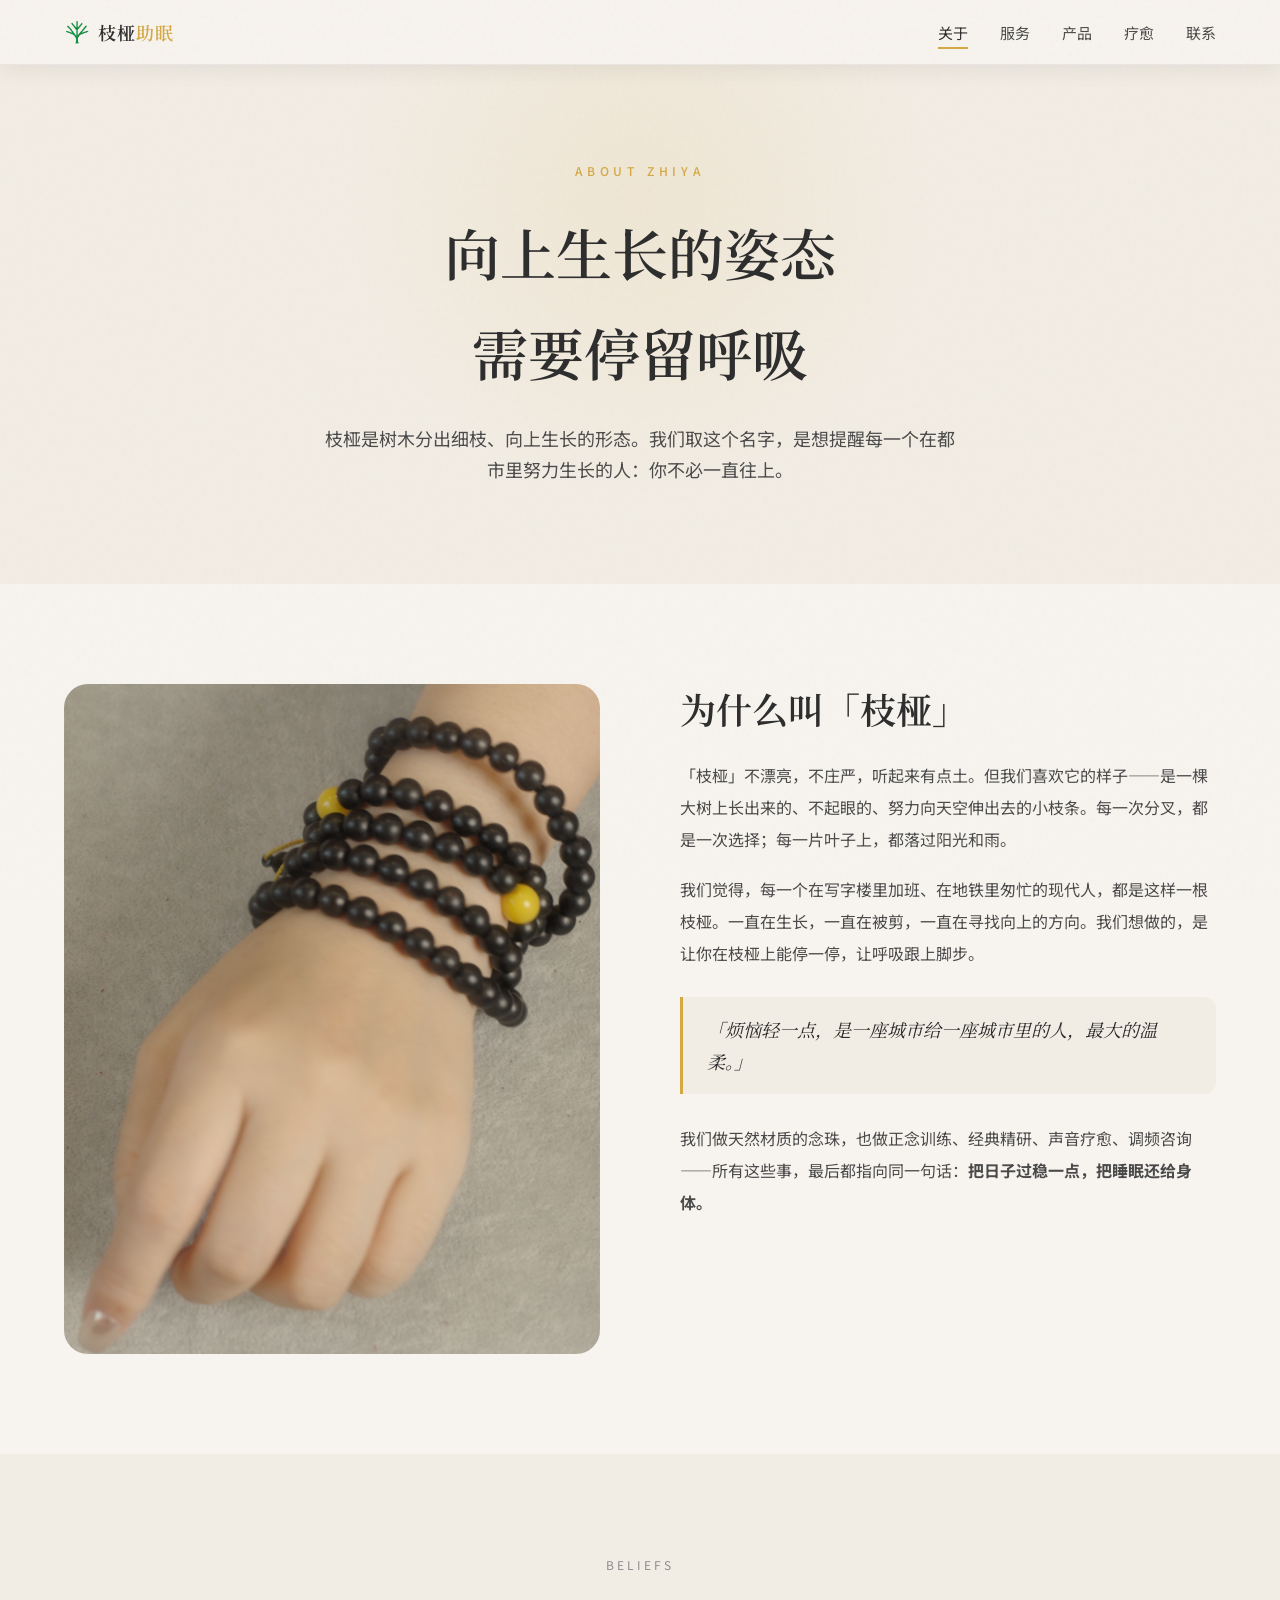
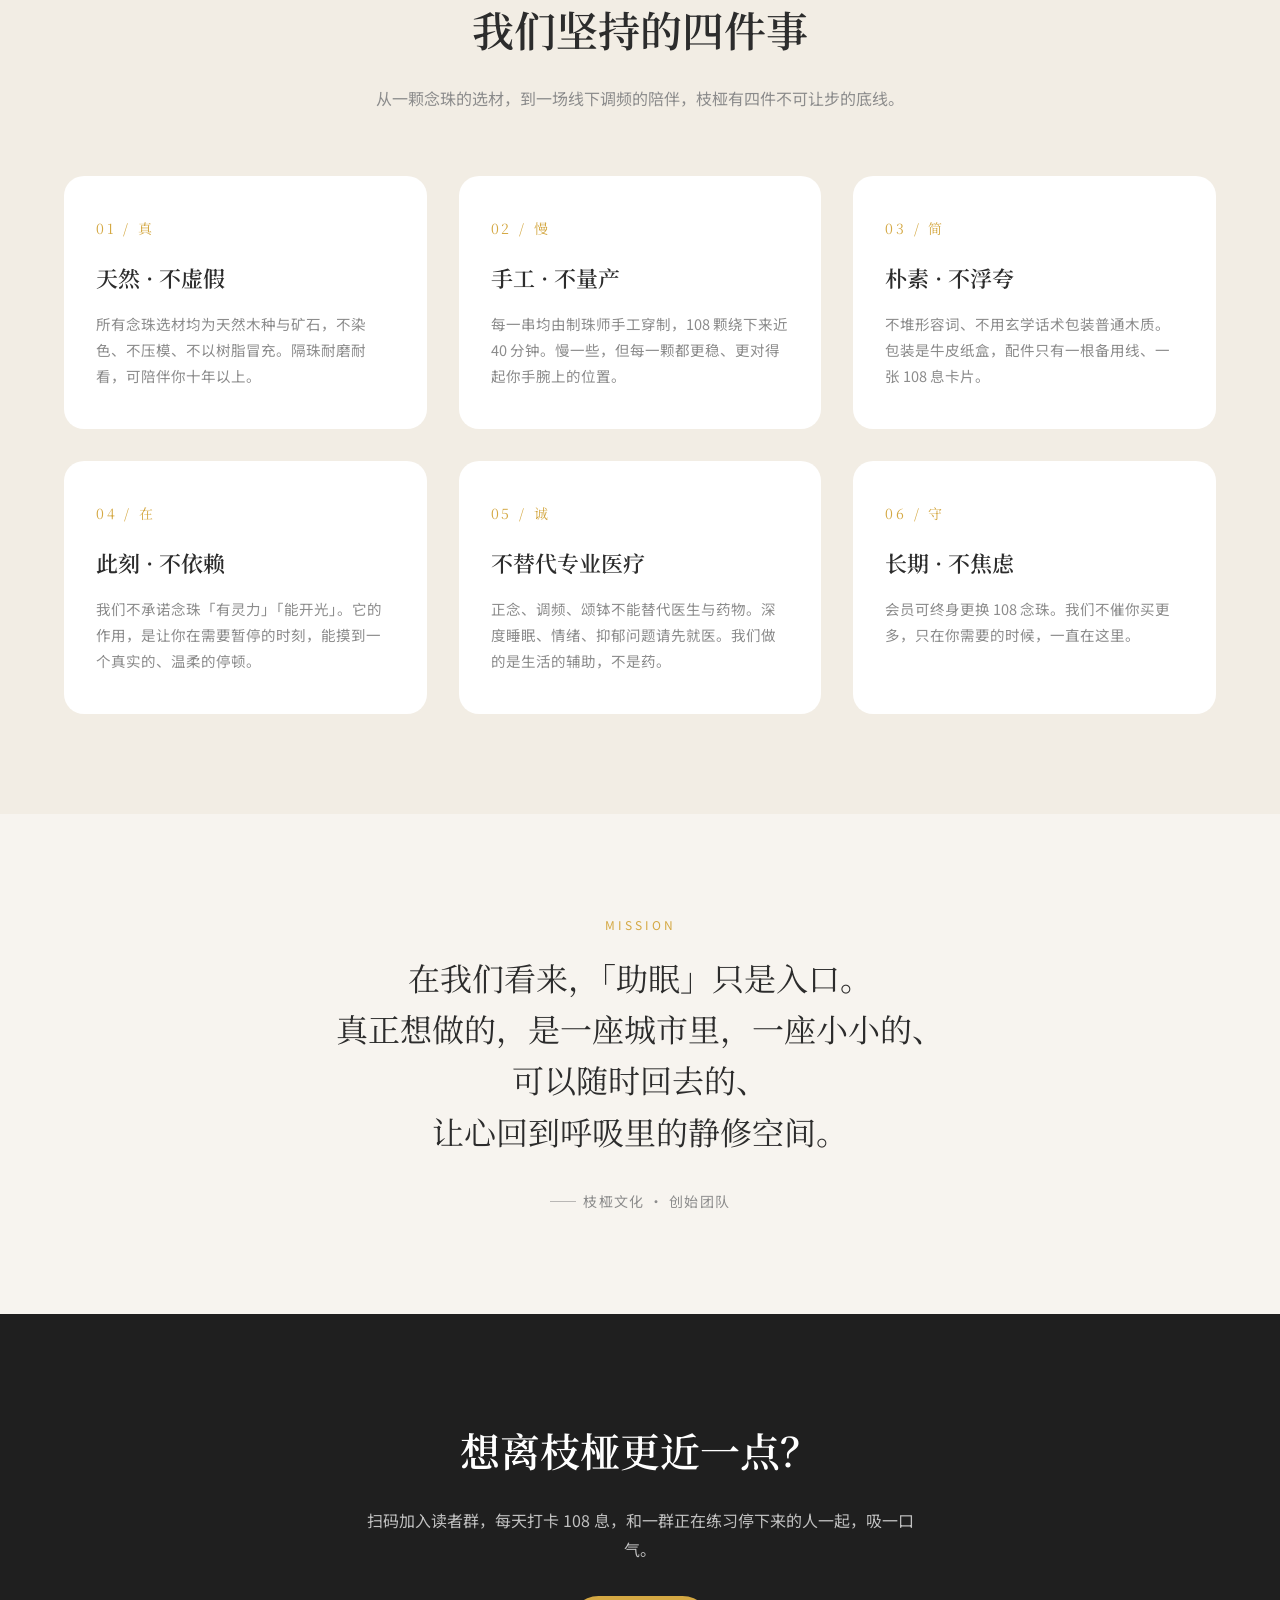
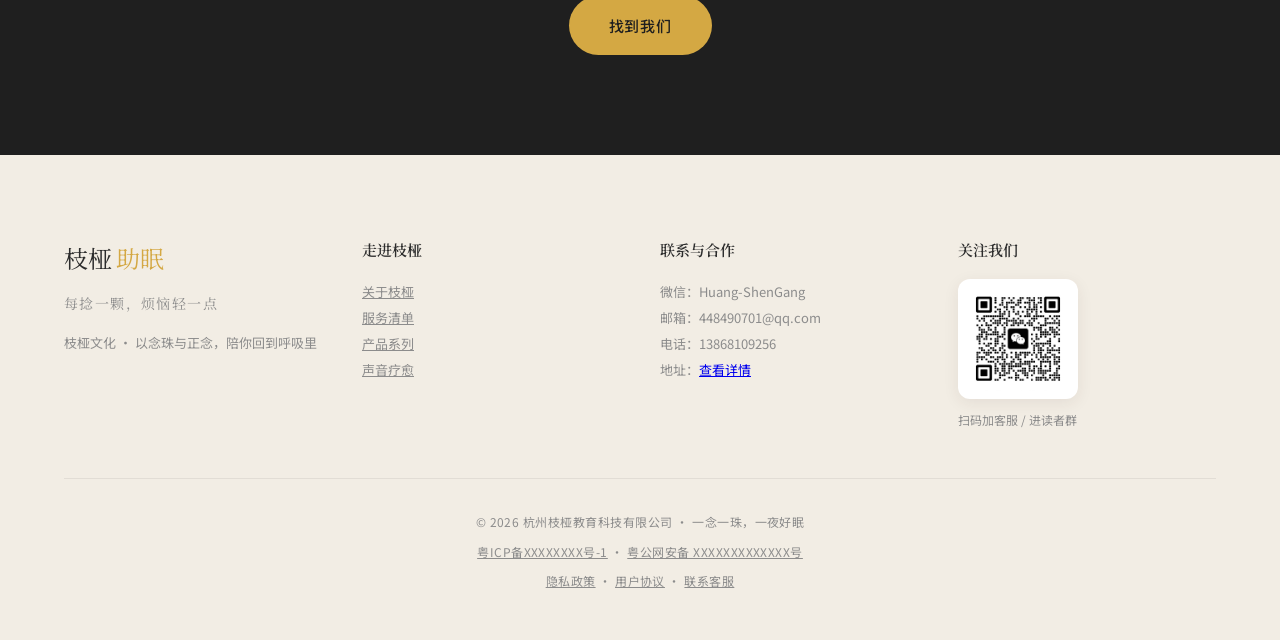
<file: about.html>
<!DOCTYPE html>
<html lang="zh-CN" data-page-node-id="c7BwJhgaLgPB29mqBBdAza">
<head data-page-node-id="w8RipfupaYXscHjXqnC0Yg">
  <meta charset="UTF-8" data-page-node-id="zrzFJrG8HSOhXnCDWmVQQJ">
  <meta name="viewport" content="width=device-width, initial-scale=1.0, maximum-scale=1.0, user-scalable=no" data-page-node-id="kFbuzF8oG6EaIwh0IIqOw9">
  <title>关于枝桠 · 枝桠助眠</title>
  <meta name="description" content="杭州枝桠教育科技有限公司——以念珠与正念陪伴都市年轻人。我们相信，向上生长的姿态，也需要停留呼吸。" data-page-node-id="zHHDZzL48FiC77QS3aB5ci">
  <meta name="keywords" content="枝桠助眠,关于枝桠,品牌故事,正念,助眠,念珠,杭州公司" data-page-node-id="AqQT6W8huMCM0F9nWyR6EF">
  <meta property="og:type" content="website" data-page-node-id="DmBmISzc376RfdoCbHQrcf">
  <meta property="og:title" content="关于枝桠 · 枝桠助眠" data-page-node-id="50yYKK99D9GsTYdADlOUM7">
  <meta property="og:description" content="向上生长的姿态，需要停留呼吸。了解枝桠的故事。" data-page-node-id="1DLY83FLRp54tsqsLVWMIu">
  <meta property="og:image" content="https://zhiya-help-sleep.pages.dev/logo.png" data-page-node-id="OiTIKZ00dur47tqIDrCiAA">
  <meta property="og:image:width" content="350">
  <meta property="og:image:height" content="350">
  <meta property="og:url" content="./about.html" data-page-node-id="WsCuAFcNBPv4tNHKHbFc8V">
  <meta name="twitter:card" content="summary_large_image" data-page-node-id="gfnWzCbw3kTWJ5EfVEJmKY">
  <link rel="canonical" href="./about.html" data-page-node-id="uC2Aphrn7TqYzEpxjlaVn9">
  <link rel="preconnect" href="https://fonts.googleapis.com" data-page-node-id="FTMaGmnNNYie9JYC5k6kCt">
  <link rel="preconnect" href="https://fonts.gstatic.com" crossorigin data-page-node-id="2F72cKlCSlDyIrmkJ0MfMA">
  <link href="https://fonts.googleapis.com/css2?family=Noto+Sans+SC:wght@300;400;500&family=Noto+Serif+SC:wght@400;600;700&display=swap" rel="stylesheet" data-page-node-id="FGYejJFc6sFMuVZwgRU7yX">
  <link rel="stylesheet" href="./assets/site.css" data-page-node-id="NedhInHYBKWMyEAPt3OHoJ">
  <style>
    .about-hero {
      padding: 160px 0 100px;
      text-align: center;
      background: var(--bg-warm);
      position: relative;
      overflow: hidden;
    }
    .about-hero::before {
      content: '';
      position: absolute;
      top: -100px; left: 50%;
      transform: translateX(-50%);
      width: 600px; height: 600px;
      background: radial-gradient(circle, rgba(212,168,67,0.10) 0%, transparent 70%);
      pointer-events: none;
    }
    .about-hero .label {
      font-size: 12px;
      letter-spacing: 0.4em;
      color: var(--beeswax);
      margin-bottom: 20px;
      font-weight: 500;
    }
    .about-hero h1 {
      font-family: 'Noto Serif SC', serif;
      font-size: 56px;
      color: var(--ink);
      margin-bottom: 20px;
      position: relative;
      z-index: 1;
    }
    .about-hero p.lead {
      font-size: 18px;
      color: var(--ink-light);
      max-width: 640px;
      margin: 0 auto;
      line-height: 1.7;
    }
    .about-body {
      padding: 100px 0;
    }
    .about-grid {
      display: grid;
      grid-template-columns: 1fr 1fr;
      gap: 80px;
      align-items: start;
    }
    .about-left-image {
      position: relative;
      border-radius: 24px;
      overflow: hidden;
      aspect-ratio: 4/5;
      background: var(--bg-warm);
    }
    .about-left-image img {
      width: 100%;
      height: 100%;
      object-fit: cover;
    }
    .about-right-text h2 {
      font-family: 'Noto Serif SC', serif;
      font-size: 36px;
      color: var(--ink);
      margin-bottom: 24px;
      line-height: 1.4;
    }
    .about-right-text p {
      font-size: 16px;
      color: var(--ink-light);
      line-height: 2;
      margin-bottom: 18px;
    }
    .about-quote {
      border-left: 3px solid var(--beeswax);
      padding: 16px 24px;
      margin: 28px 0;
      background: var(--bg-warm);
      border-radius: 0 12px 12px 0;
    }
    .about-quote p {
      font-family: 'Noto Serif SC', serif;
      font-size: 18px;
      color: var(--ink);
      font-style: italic;
      line-height: 1.8;
      margin: 0;
    }
    .beliefs {
      padding: 100px 0;
      background: var(--bg-warm);
    }
    .beliefs-grid {
      display: grid;
      grid-template-columns: repeat(3, 1fr);
      gap: 32px;
      margin-top: 60px;
    }
    .belief-card {
      background: var(--white);
      border-radius: 20px;
      padding: 40px 32px;
      transition: transform 0.4s ease, box-shadow 0.4s ease;
    }
    .belief-card:hover {
      transform: translateY(-6px);
      box-shadow: 0 16px 40px var(--shadow-hover);
    }
    .belief-num {
      font-family: 'Noto Serif SC', serif;
      font-size: 14px;
      color: var(--beeswax);
      margin-bottom: 16px;
      letter-spacing: 0.2em;
    }
    .belief-card h3 {
      font-family: 'Noto Serif SC', serif;
      font-size: 22px;
      color: var(--ink);
      margin-bottom: 14px;
    }
    .belief-card p {
      font-size: 14.5px;
      color: var(--gray);
      line-height: 1.8;
    }
    .mission {
      padding: 100px 0;
      text-align: center;
    }
    .mission-quote {
      font-family: 'Noto Serif SC', serif;
      font-size: 32px;
      color: var(--ink);
      line-height: 1.6;
      max-width: 800px;
      margin: 0 auto 32px;
    }
    .mission-attr {
      font-size: 14px;
      color: var(--gray);
      letter-spacing: 0.1em;
    }
    .cta-section {
      padding: 100px 0;
      background: var(--night);
      color: var(--white);
      text-align: center;
    }
    .cta-section h2 {
      font-family: 'Noto Serif SC', serif;
      font-size: 40px;
      margin-bottom: 20px;
    }
    .cta-section p {
      font-size: 16px;
      color: rgba(255,255,255,0.72);
      max-width: 560px;
      margin: 0 auto 32px;
    }
    .cta-section .btn {
      display: inline-block;
      padding: 16px 40px;
      border-radius: 999px;
      background: var(--beeswax);
      color: var(--night);
      text-decoration: none;
      font-weight: 500;
      letter-spacing: 0.05em;
      transition: all 0.3s ease;
    }
    .cta-section .btn:hover {
      background: #e6bc5a;
      transform: translateY(-2px);
    }
    @media (max-width: 768px) {
      .about-hero h1 { font-size: 36px; }
      .about-hero p.lead { font-size: 15px; }
      .about-grid { grid-template-columns: 1fr; gap: 48px; }
      .about-right-text h2 { font-size: 26px; }
      .beliefs-grid { grid-template-columns: 1fr; }
      .mission-quote { font-size: 22px; }
      .cta-section h2 { font-size: 26px; }
    }
  </style>
</head>
<body data-page-node-id="UR6ps6s8fFl117tEsChfaw">

  <header class="site-nav scrolled" id="siteNav" data-page-node-id="hiz7lz0jd9KAFpZ8eFa2yN">
    <div class="nav-inner" data-page-node-id="rOuFH8DepmWAj6AZ67XHF1">
      <a href="./index.html" class="nav-brand" data-page-node-id="axmOIv5tvUk6HIqHQAxcwW"><img src="./logo.png" alt="枝桠助眠" class="nav-logo">枝桠<span data-page-node-id="FHJgULIKJq8jnDKn7yEDbx">助眠</span></a>
      <button class="nav-toggle" id="navToggle" aria-label="菜单" aria-expanded="false" data-page-node-id="SBazBdN1yTBa6kZQ1jZ2EP">
        <span data-page-node-id="uJAzvLkXSV394ZRrma4BbR"></span><span data-page-node-id="nHkW20E5eIy1v8cbCnE5GK"></span><span data-page-node-id="qeNM5lYX1c8rsb4ARBfIg5"></span>
      </button>
      <ul class="nav-links" id="navLinks" data-page-node-id="AGtZvBCRFZdLdF75rJFdta">
        <li data-page-node-id="BFnFdOGAsnB5NBTLlMDL6d"><a href="./about.html" class="nav-link active" data-page-node-id="Q8bKJDMtmkW3yrdjBiYY33">关于</a></li>
        <li data-page-node-id="NUZg1iKEtXzClIMRPMapft"><a href="./services.html" class="nav-link" data-page-node-id="Dl8y2Rxj9kE5IbbHzhwdM4">服务</a></li>
        <li data-page-node-id="zo1iruIaIGxYYVtCtspDEO"><a href="./products.html" class="nav-link" data-page-node-id="ywbS6RDt38jr5anraozrhC">产品</a></li>
        <li data-page-node-id="i7Q5GCgoASfFPEgCilK0Wp"><a href="./index.html#healing" class="nav-link" data-page-node-id="jfya0qvZBH0CgWu5E48XGW">疗愈</a></li>
        <li data-page-node-id="WAKlwJp4Ob808mAAfF3wnR"><a href="./contact.html" class="nav-link" data-page-node-id="AmTtFHpRx5peH0KuPrBoLv">联系</a></li>
      </ul>
    </div>
  </header>

  <section class="about-hero" data-page-node-id="jH1NJAbVvF68wlm204CI6h">
    <div class="container" data-page-node-id="KVmRK8CISE722dLijjxLsc">
      <div class="label" data-page-node-id="olvacnkoFyJpDeKzUZ65VW">ABOUT ZHIYA</div>
      <h1 data-page-node-id="0Nn4uKbJqiHKvKxReN2OqH">向上生长的姿态<br data-page-node-id="UKaBASVgu8d6NCuFDhH1un">需要停留呼吸</h1>
      <p class="lead" data-page-node-id="lAp22Dy3hIbKKJzqLRYqde">枝桠是树木分出细枝、向上生长的形态。我们取这个名字，是想提醒每一个在都市里努力生长的人：你不必一直往上。</p>
    </div>
  </section>

  <section class="about-body" data-page-node-id="h8BZvKOUKKUC6U860dTiGv">
    <div class="container" data-page-node-id="MZeCGI1SsCHzc0jHbNsNok">
      <div class="about-grid" data-page-node-id="tGA8aJYGiAFybdWyJPHHiR">
        <div class="about-left-image" data-page-node-id="2pXAzo0klJZNjCA20Rikrb">
          <img src="./产片图片/1.png" alt="枝桠 · 一只戴着念珠的手" data-page-node-id="SVm0cBThrlSll1KvoSsKX9">
        </div>
        <div class="about-right-text" data-page-node-id="HJqApwpvIswuZArbkHlZYB">
          <h2 data-page-node-id="R7ZXpMlMowBRGNvMRCJcBs">为什么叫「枝桠」</h2>
          <p data-page-node-id="FZwH7rVQ911KagrM0B6aIt">「枝桠」不漂亮，不庄严，听起来有点土。但我们喜欢它的样子——是一棵大树上长出来的、不起眼的、努力向天空伸出去的小枝条。每一次分叉，都是一次选择；每一片叶子上，都落过阳光和雨。</p>
          <p data-page-node-id="WCe2OZrRFo6Ux5G0KJXabU">我们觉得，每一个在写字楼里加班、在地铁里匆忙的现代人，都是这样一根枝桠。一直在生长，一直在被剪，一直在寻找向上的方向。我们想做的，是让你在枝桠上能停一停，让呼吸跟上脚步。</p>
          <div class="about-quote" data-page-node-id="uOz3YxsCCCjEPCuTqq1VqM">
            <p data-page-node-id="q9AaAaYB4lRY2vPkhWlMHv">「烦恼轻一点，是一座城市给一座城市里的人，最大的温柔。」</p>
          </div>
          <p data-page-node-id="6E6H9NdvF84lLmrNnNgIdD">我们做天然材质的念珠，也做正念训练、经典精研、声音疗愈、调频咨询——所有这些事，最后都指向同一句话：<strong data-page-node-id="QaeRMHivBuHC1xNmMSfaqd">把日子过稳一点，把睡眠还给身体。</strong></p>
        </div>
      </div>
    </div>
  </section>

  <section class="beliefs" data-page-node-id="uiAZOZgIpAsta3oJYEk026">
    <div class="container" data-page-node-id="hNrx7DZrSfAvPwByuKKrL9">
      <div class="section-header" data-page-node-id="2CpRvvEBQnL5HoxRXN3GKf">
        <div class="section-label" data-page-node-id="dyXjaRbgRjtB42YIU72gN3">BELIEFS</div>
        <h2 class="section-title" data-page-node-id="XGOfEgILxRE74paKvE7hgj">我们坚持的四件事</h2>
        <p class="section-desc" data-page-node-id="Gfw2ica5Q4zvaoBi0sFRiv">从一颗念珠的选材，到一场线下调频的陪伴，枝桠有四件不可让步的底线。</p>
      </div>
      <div class="beliefs-grid" data-page-node-id="pck6gEkmcnENgy1vrmabD5">

        <div class="belief-card" data-page-node-id="UTciaKoEz7dccMvAy6v9UB">
          <div class="belief-num" data-page-node-id="bvauAqzqwrhWJQ6xtPFI5k">01 / 真</div>
          <h3 data-page-node-id="h4NT4iXpge1FSPsaRDPHKa">天然 · 不虚假</h3>
          <p data-page-node-id="7c4EhgfF7xB0TbcHIZsFgD">所有念珠选材均为天然木种与矿石，不染色、不压模、不以树脂冒充。隔珠耐磨耐看，可陪伴你十年以上。</p>
        </div>

        <div class="belief-card" data-page-node-id="Bk6lPcwbdZ1vUlmhclp6dW">
          <div class="belief-num" data-page-node-id="05ui66niWYrcnFjC5PSkE7">02 / 慢</div>
          <h3 data-page-node-id="FghF8DBYjntrFPWxYDBAlU">手工 · 不量产</h3>
          <p data-page-node-id="X8vSfa3ni2D8nfcPOD2bIa">每一串均由制珠师手工穿制，108 颗绕下来近 40 分钟。慢一些，但每一颗都更稳、更对得起你手腕上的位置。</p>
        </div>

        <div class="belief-card" data-page-node-id="6Fqwc320B01YJO45mI9iks">
          <div class="belief-num" data-page-node-id="UjM54HUjMwPZlgIm5jfDfR">03 / 简</div>
          <h3 data-page-node-id="nsfQdr7fGncMtdMISGFnGi">朴素 · 不浮夸</h3>
          <p data-page-node-id="dnBRz0B55nQesfThe6f4i0">不堆形容词、不用玄学话术包装普通木质。包装是牛皮纸盒，配件只有一根备用线、一张 108 息卡片。</p>
        </div>

        <div class="belief-card" data-page-node-id="k2ievXapGETD7EfnZ0hdKa">
          <div class="belief-num" data-page-node-id="IvjJHA66Kv1vFwajhwPLCd">04 / 在</div>
          <h3 data-page-node-id="GVheRAmmiVLeFU7RYu4roH">此刻 · 不依赖</h3>
          <p data-page-node-id="5z6xw6WD0o3nGWjcH1hqCW">我们不承诺念珠「有灵力」「能开光」。它的作用，是让你在需要暂停的时刻，能摸到一个真实的、温柔的停顿。</p>
        </div>

        <div class="belief-card" data-page-node-id="0jRTFa9IEfBB1YoGecJqNf">
          <div class="belief-num" data-page-node-id="6vvp0ahA8wZkmq8TBuqU3g">05 / 诚</div>
          <h3 data-page-node-id="TJcDNjBShxotbsdIuWQXpr">不替代专业医疗</h3>
          <p data-page-node-id="HhPQ5iuE4iAazEieXCcsOX">正念、调频、颂钵不能替代医生与药物。深度睡眠、情绪、抑郁问题请先就医。我们做的是生活的辅助，不是药。</p>
        </div>

        <div class="belief-card" data-page-node-id="w1RbWKJ871ADRbKP7DlpgI">
          <div class="belief-num" data-page-node-id="2pUerXUpq9H86vAy9DimHK">06 / 守</div>
          <h3 data-page-node-id="vNQuoZkG6ASLcEWiCE1w67">长期 · 不焦虑</h3>
          <p data-page-node-id="QV4Xm2xkPnE44cZRjc4ngE">会员可终身更换 108 念珠。我们不催你买更多，只在你需要的时候，一直在这里。</p>
        </div>

      </div>
    </div>
  </section>

  <section class="mission" data-page-node-id="Pe42GWXsGqJadUXee3mkvE">
    <div class="container" data-page-node-id="woVbqS1Fa7isMTOBefNpm2">
      <div class="section-label" style="color: var(--beeswax);" data-page-node-id="SCGsOwD74KZUV81eTWHqeT">MISSION</div>
      <p class="mission-quote" data-page-node-id="25AAFy1aCZcUMVgOklx2Vs">在我们看来，「助眠」只是入口。<br data-page-node-id="UVJhAY0oVb5toOEHbXHpix">真正想做的，是一座城市里，一座小小的、<br data-page-node-id="tErM1tyc2FkyBk95EBSaL3">可以随时回去的、<br data-page-node-id="t9rvvNbo5iYPOkJoSlGDkZ">让心回到呼吸里的静修空间。</p>
      <p class="mission-attr" data-page-node-id="hHnVvUOABGRdj9HToEpQHO">—— 枝桠文化 · 创始团队</p>
    </div>
  </section>

  <section class="cta-section" data-page-node-id="IrVIFRA7It5h6zW5yOwMFr">
    <div class="container" data-page-node-id="8eqxMaCAe2atqO4OBw2ZN4">
      <h2 data-page-node-id="svnxXGM6Sws2Z7AGfDh0BJ">想离枝桠更近一点？</h2>
      <p data-page-node-id="HElB5j8MJHIBcPMNS7d1CH">扫码加入读者群，每天打卡 108 息，和一群正在练习停下来的人一起，吸一口气。</p>
      <a href="./contact.html" class="btn" data-page-node-id="0aQXj6zgI4y1F6Y8UWGGJ8">找到我们</a>
    </div>
  </section>

  <footer class="site-footer" data-page-node-id="5HkELTvilEWLEGCxPAadK8">
    <div class="container" data-page-node-id="BLnSn95hHRnUkiDb2ECy1q">
      <div class="footer-grid" data-page-node-id="P0G55S79D5NCZCQSS6hpjB">
        <div class="footer-col" data-page-node-id="2mFG71zPiKff9Hk4C8FVqE">
          <div class="footer-brand" data-page-node-id="aZsVFZGEcZxCOM8leldZB0">枝桠<span data-page-node-id="xq7jbL80tPYpwIOVJCGrEO">助眠</span></div>
          <p class="footer-tagline" data-page-node-id="V15mepSqv0HrMTjstngdsE">每捻一颗，烦恼轻一点</p>
          <p class="footer-desc" data-page-node-id="3EE0BIqgkkGofS5eDCiLmp">枝桠文化 · 以念珠与正念，陪你回到呼吸里</p>
        </div>
        <div class="footer-col" data-page-node-id="AQUOjYdDwYB6iE0XsZGjJx">
          <h4 data-page-node-id="yZnUyadMwnqSCo7T70sF5U">走进枝桠</h4>
          <ul class="footer-links" data-page-node-id="jXcjhgWbAGkQJU3GK1egqj">
            <li data-page-node-id="6BwABjIQkrpKD9RlwAZM3I"><a href="./about.html" data-page-node-id="Vpph8FVv68yNGEGUTUu2kT">关于枝桠</a></li>
            <li data-page-node-id="3meHULmIgoLO6OKjr3oewF"><a href="./services.html" data-page-node-id="suc0Bv2hQDROhqmnIR4cRj">服务清单</a></li>
            <li data-page-node-id="dKfFiPAi4CKwHxUIBGBzkB"><a href="./products.html" data-page-node-id="3sDmS9g6X5lsZtQA3bBWFV">产品系列</a></li>
            <li data-page-node-id="7gGHtxbRypiUJo18rktl6H"><a href="./index.html#healing" data-page-node-id="yZwXxKicGaNx5fj41Bafs2">声音疗愈</a></li>
          </ul>
        </div>
        <div class="footer-col" data-page-node-id="JFFkwctRx4LVUYJdw5bGr7">
          <h4 data-page-node-id="ZfnbbCMiWmP3tj1DWmOVko">联系与合作</h4>
          <ul class="footer-contact" data-page-node-id="OrwHmdqJYcEAZ6gxa6UKd6">
            <li data-page-node-id="h2xQgmKCg3ZCCzlGtzKOn8">微信：Huang-ShenGang</li>
            <li data-page-node-id="Ikn31BDBJXXD7h8YkqNY3U">邮箱：448490701@qq.com</li>
            <li data-page-node-id="RS2CgsAiRdz9gmYAGglvkn">电话：13868109256</li>
            <li data-page-node-id="Z9lVHiYTtTFLSmH8kqYUqX">地址：<a href="./contact.html" data-page-node-id="9iqHbLwKUDmRbFGy04gUhS">查看详情</a></li>
          </ul>
        </div>
        <div class="footer-col footer-qr-col" data-page-node-id="rA2jW087OFjUakIYrP08Ya">
          <h4 data-page-node-id="Ca4sEZnbP7B1F6oJJDoN3j">关注我们</h4>
          <div class="footer-qr" data-page-node-id="tibuC8jZ6SpxlyYyxyoo2a">
            <img src="./二维码.jpg" alt="枝桠助眠微信二维码" data-page-node-id="qF063CrH4AjbxU7YUn2pJF">
          </div>
          <p class="footer-qr-tip" data-page-node-id="dH1iWnaMlkXxGcC93VMAXt">扫码加客服 / 进读者群</p>
        </div>
      </div>
      <div class="footer-legal" data-page-node-id="fFKhWUOovpnoUGA6u92ExS">
        <p data-page-node-id="GXIDCkTFPFv3hLnznwBtUK">© 2026 杭州枝桠教育科技有限公司 · 一念一珠，一夜好眠</p>
        <p class="footer-beian" data-page-node-id="FBnEyJCJWizUh1IMyKocUu">
          <a href="https://beian.miit.gov.cn/" target="_blank" rel="noopener" data-page-node-id="8B6qu5Ga4TW1eKiLKwgA2y">粤ICP备XXXXXXXX号-1</a>
          ·
          <a href="https://beian.mps.gov.cn/" target="_blank" rel="noopener" data-page-node-id="qWldl174u52RMUw5mBImIM">粤公网安备 XXXXXXXXXXXXX号</a>
        </p>
        <p class="footer-links-mini" data-page-node-id="LnTBFsPxdHoNghXGaQPKEd">
          <a href="./privacy.html" data-page-node-id="jQnN40zLhQ49kDn64CrJrx">隐私政策</a> ·
          <a href="./terms.html" data-page-node-id="kdRIcaGequsZgcmoY1ii4n">用户协议</a> ·
          <a href="./contact.html" data-page-node-id="8tlPQxPjT4TZdbafINowYt">联系客服</a>
        </p>
      </div>
    </div>
  </footer>

  <script>
    (function(){
      var t = document.getElementById('navToggle');
      var l = document.getElementById('navLinks');
      if (t && l) t.addEventListener('click', function(){
        var open = l.classList.toggle('open');
        t.setAttribute('aria-expanded', open);
      });
      var links = document.querySelectorAll('.nav-link');
      links.forEach(function(a){
        a.addEventListener('click', function(){ if (l) l.classList.remove('open'); });
      });
      // Reveal on scroll
      var reveals = document.querySelectorAll('.belief-card, .about-left-image, .about-right-text, .mission-quote');
      var obs = new IntersectionObserver(function(entries){
        entries.forEach(function(e){ if (e.isIntersecting) e.target.classList.add('visible'); });
      }, { threshold: 0.15 });
      reveals.forEach(function(el){
        el.style.opacity = '0';
        el.style.transform = 'translateY(40px)';
        el.style.transition = 'opacity 0.9s ease, transform 0.9s ease';
        obs.observe(el);
      });
      // Add visible style
      var style = document.createElement('style');
      style.textContent = '.visible{opacity:1 !important;transform:translateY(0) !important}';
      document.head.appendChild(style);
    })();
  </script>
</body>
</html>
</file>
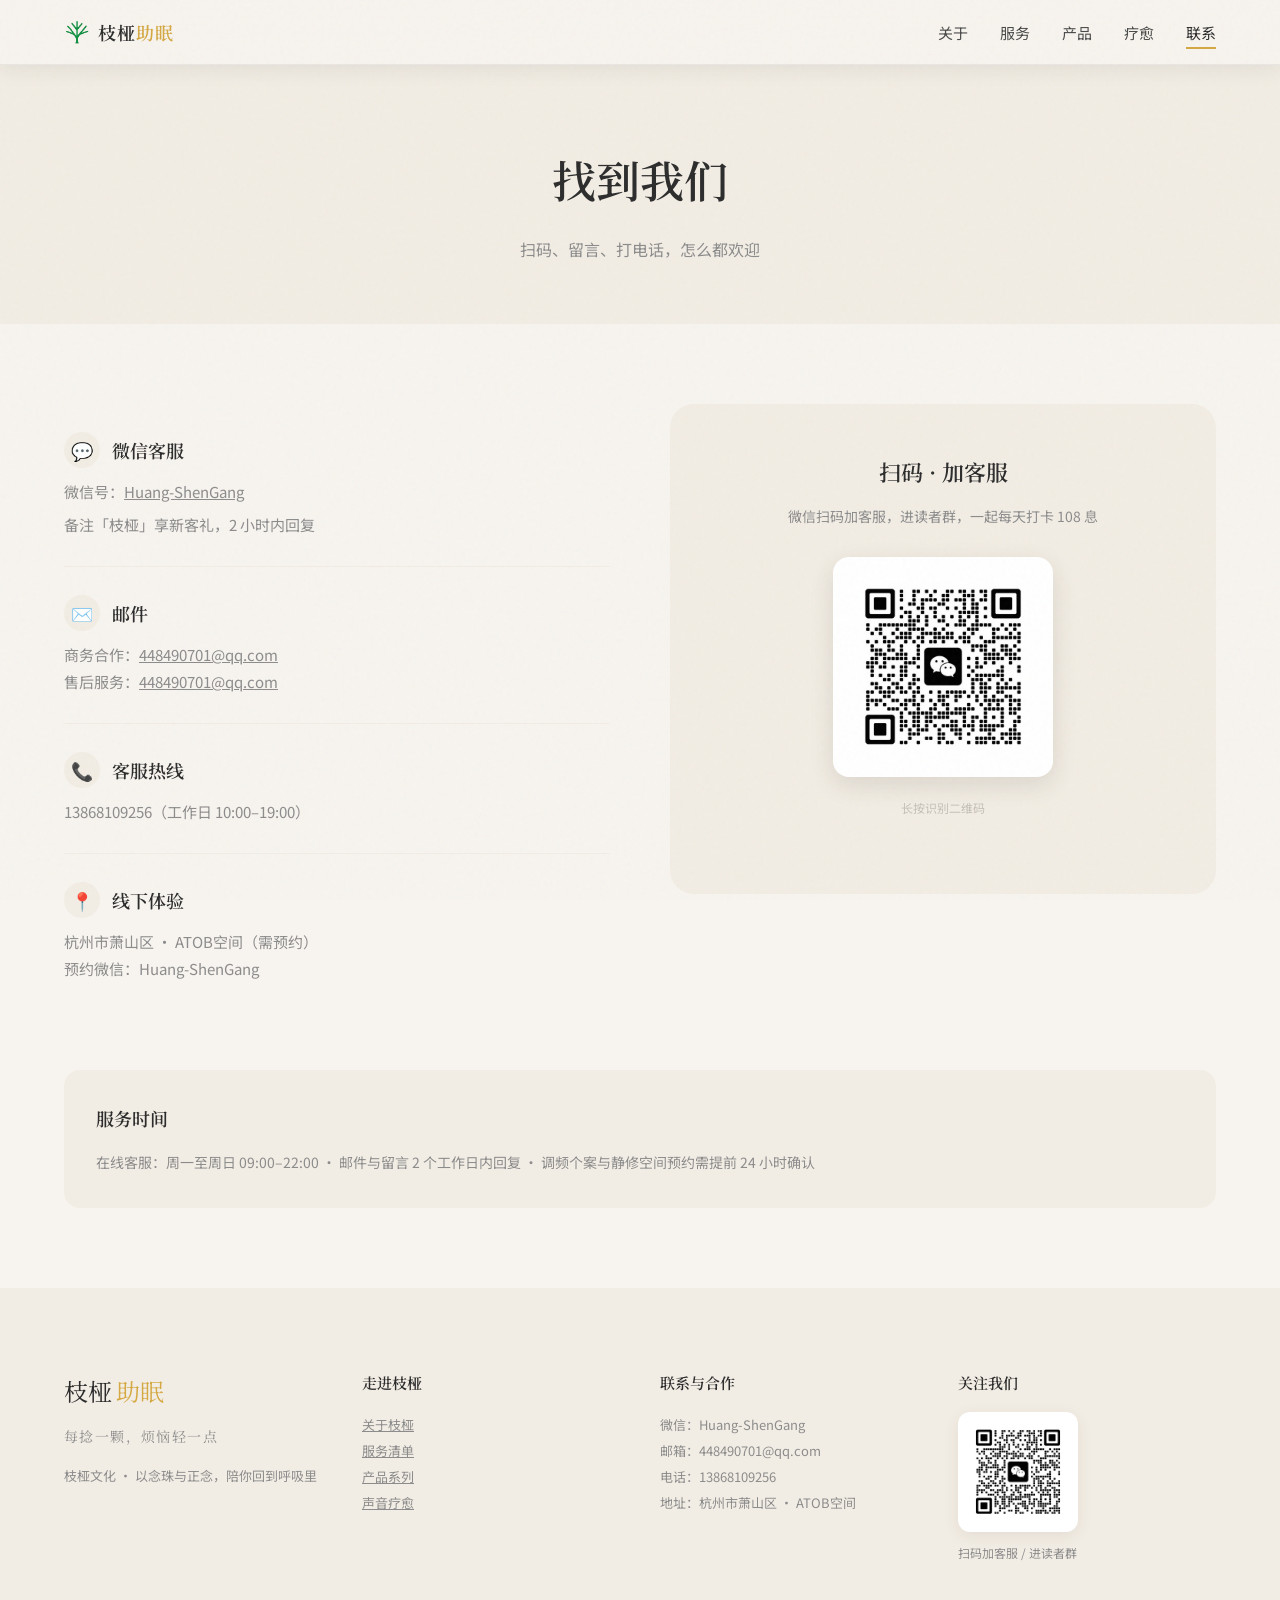
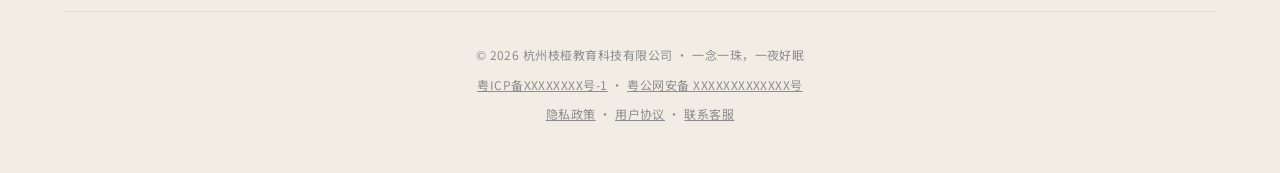
<file: contact.html>
<!DOCTYPE html>
<html lang="zh-CN" data-page-node-id="EciJ6pfUFn8Mt1dGZmUGGX">
<head data-page-node-id="Q4ZFQj4a7cb7WQljfNJ8l1">
  <meta charset="UTF-8" data-page-node-id="GTcmljTxvxrloG6A1v98mO">
  <meta name="viewport" content="width=device-width, initial-scale=1.0, maximum-scale=1.0, user-scalable=no" data-page-node-id="1DLSweBXwexmGMOO6w45q6">
  <title>联系我们 · 枝桠助眠</title>
  <meta name="description" content="枝桠助眠联系方式：微信客服 Huang-ShenGang、邮箱 448490701@qq.com、客服热线、杭州市萧山区 ATOB空间线下体验。扫码进读者群，每天打卡 108 息。" data-page-node-id="HQGPmTJUIciKbXkPNVbOlc">
  <meta name="keywords" content="枝桠助眠,联系方式,微信客服,杭州萧山区,线下体验,读者群" data-page-node-id="W4Sov7RYTQHCgiyTHQc95R">
  <meta property="og:type" content="website" data-page-node-id="iO7uY2RzdILE98RHrNh5am">
  <meta property="og:title" content="联系我们 · 枝桠助眠" data-page-node-id="rIX5BrMNVsWPtg9fJuYqop">
  <meta property="og:description" content="扫码、留言、打电话，怎么都欢迎。找到枝桠客服的最快方式。" data-page-node-id="xOsWRXFCZXYJ61alJVGhfr">
  <meta property="og:image" content="https://zhiya-help-sleep.pages.dev/logo.png" data-page-node-id="zfY0mjBrLe8jBYsER3VZg7">
  <meta property="og:image:width" content="350">
  <meta property="og:image:height" content="350">
  <meta property="og:url" content="./contact.html" data-page-node-id="AAGJoXj12wOn2C3UWK9rt2">
  <meta name="twitter:card" content="summary_large_image" data-page-node-id="51bmceJLejjOrS63lwwVID">
  <link rel="canonical" href="./contact.html" data-page-node-id="Ctml7RypWZNWtroPYCB5dl">
  <link rel="preconnect" href="https://fonts.googleapis.com" data-page-node-id="whSXFSTNb3wlcoFwdWsjX5">
  <link rel="preconnect" href="https://fonts.gstatic.com" crossorigin data-page-node-id="QVbWOQzIWrf017N6O1iO0T">
  <link href="https://fonts.googleapis.com/css2?family=Noto+Sans+SC:wght@300;400;500&family=Noto+Serif+SC:wght@400;600;700&display=swap" rel="stylesheet" data-page-node-id="2IjD2qE65pKlnJ0wd8gVDM">
  <link rel="stylesheet" href="./assets/site.css" data-page-node-id="LYhQgnmR6Kxn609uVBXpmV">
  <style>
    .contact-hero {
      padding: 140px 0 60px;
      text-align: center;
      background: var(--bg-warm);
    }
    .contact-hero h1 {
      font-family: 'Noto Serif SC', serif;
      font-size: 44px;
      color: var(--ink);
      margin-bottom: 16px;
    }
    .contact-hero p {
      font-size: 16px;
      color: var(--gray);
    }
    .contact-section {
      padding: 80px 0;
    }
    .contact-grid {
      display: grid;
      grid-template-columns: 1fr 1fr;
      gap: 60px;
      align-items: start;
    }
    .contact-info {
      list-style: none;
      padding: 0;
      margin: 0;
    }
    .contact-item {
      padding: 28px 0;
      border-bottom: 1px solid var(--bg-warm);
    }
    .contact-item:last-child { border-bottom: none; }
    .contact-item h3 {
      font-family: 'Noto Serif SC', serif;
      font-size: 18px;
      color: var(--ink);
      margin-bottom: 10px;
      display: flex;
      align-items: center;
      gap: 12px;
    }
    .contact-item h3 .ci-icon {
      width: 36px; height: 36px;
      background: var(--bg-warm);
      border-radius: 50%;
      display: inline-flex;
      align-items: center;
      justify-content: center;
      font-size: 18px;
    }
    .contact-item p, .contact-item a {
      font-size: 15px;
      color: var(--gray);
      line-height: 1.8;
      margin: 0;
    }
    .contact-item a:hover {
      color: var(--beeswax);
    }
    .contact-qr-card {
      background: var(--bg-warm);
      border-radius: 24px;
      padding: 48px 40px;
      text-align: center;
    }
    .contact-qr-card h3 {
      font-family: 'Noto Serif SC', serif;
      font-size: 22px;
      color: var(--ink);
      margin-bottom: 12px;
    }
    .contact-qr-card p {
      font-size: 14px;
      color: var(--gray);
      margin-bottom: 28px;
    }
    .contact-qr-img {
      width: 220px; height: 220px;
      margin: 0 auto 20px;
      background: var(--white);
      border-radius: 16px;
      padding: 14px;
      box-shadow: 0 8px 24px rgba(58, 43, 33, 0.12);
    }
    .contact-qr-img img {
      width: 100%; height: 100%;
      object-fit: contain;
      display: block;
    }
    .contact-hours {
      margin-top: 60px;
      padding: 32px;
      background: var(--bg-warm);
      border-radius: 16px;
    }
    .contact-hours h3 {
      font-family: 'Noto Serif SC', serif;
      font-size: 18px;
      color: var(--ink);
      margin-bottom: 16px;
    }
    .contact-hours p {
      font-size: 14px;
      color: var(--gray);
      line-height: 1.8;
      margin: 0;
    }
    @media (max-width: 768px) {
      .contact-hero h1 { font-size: 32px; }
      .contact-grid { grid-template-columns: 1fr; gap: 40px; }
    }
  </style>
</head>
<body data-page-node-id="zKebV4EKMuAzyoBv299AWb">

  <header class="site-nav scrolled" id="siteNav" data-page-node-id="kY2CyjLObcx635TgfG6Oz2">
    <div class="nav-inner" data-page-node-id="JIXNFDFdlCG5xqllBjRycg">
      <a href="./index.html" class="nav-brand" data-page-node-id="2mDA9UFE1z3HjkbKclDuhx"><img src="./logo.png" alt="枝桠助眠" class="nav-logo">枝桠<span data-page-node-id="op20NB9yOGIUXmMSW3gc7f">助眠</span></a>
      <button class="nav-toggle" id="navToggle" aria-label="菜单" aria-expanded="false" data-page-node-id="hOsg0ZqXiT23OrtMq5l5we">
        <span data-page-node-id="zHIQmQc3YftjemH9arjaAE"></span><span data-page-node-id="mCRz7KoqHfrggdhNsPQ89V"></span><span data-page-node-id="EtGDBm3RMwxFqlnzgQnAD8"></span>
      </button>
      <ul class="nav-links" id="navLinks" data-page-node-id="RYTCoYiwp7DbVo4SK5AmXD">
        <li data-page-node-id="uZil65SqBI6gbjKcWdcp7r"><a href="./about.html" class="nav-link" data-page-node-id="Piio8hpYI5Rz4qnrYg76Rr">关于</a></li>
        <li data-page-node-id="XCMuCqv9mfWrFVcthOQ7HD"><a href="./services.html" class="nav-link" data-page-node-id="EtWxVRyuSjhLrnT7doTqOe">服务</a></li>
        <li data-page-node-id="8WJXM8EfSOJiVP4AxZ0t6s"><a href="./products.html" class="nav-link" data-page-node-id="Ui5tyvrBPwCUmG019tvwVm">产品</a></li>
        <li data-page-node-id="MZ0YT9QpfmOPkOomBzUFGH"><a href="./index.html#healing" class="nav-link" data-page-node-id="HqffUovPZBmGINzYxHjDj7">疗愈</a></li>
        <li data-page-node-id="4S9ym9WBh2QDKOBelWUAjf"><a href="./contact.html" class="nav-link active" data-page-node-id="s8jG8cXOy0XnSNzd53h2wV">联系</a></li>
      </ul>
    </div>
  </header>

  <section class="contact-hero" data-page-node-id="5i2IBgW0xupI2ekWgIWAjD">
    <div class="container" data-page-node-id="C34Xm7VSYDQ60mkOTNrirT">
      <h1 data-page-node-id="h0dY4O7II1vUurcAwCGcpW">找到我们</h1>
      <p data-page-node-id="64IiAEkgBL42Y9WXtVxJpb">扫码、留言、打电话，怎么都欢迎</p>
    </div>
  </section>

  <section class="contact-section" data-page-node-id="o8ebtdEfm6ReLFUG8UgKFw">
    <div class="container" data-page-node-id="azoD7WfhwXyik062c5YmqN">
      <div class="contact-grid" data-page-node-id="CreZwFz8llfTZw7C0To7GF">
        <ul class="contact-info" data-page-node-id="PHVZDphPDH6YzGxVKubsv6">
          <li class="contact-item" data-page-node-id="OM4WDuyUWDB2fFSezeGEPs">
            <h3 data-page-node-id="r8sKrZyjBWc5QoZ4kpmNEp"><span class="ci-icon" data-page-node-id="gvUAisytDEqOG7ntMGd24v">💬</span>微信客服</h3>
            <p data-page-node-id="jvXMDWLKp0oiP2rza9Q7Ff">微信号：<a href="weixin://" data-page-node-id="c8dTAekkBqlKS2BLBfqGOt">Huang-ShenGang</a></p>
            <p style="margin-top: 6px;" data-page-node-id="PW1ZogzC4J6qPBqFESC5eD">备注「枝桠」享新客礼，2 小时内回复</p>
          </li>
          <li class="contact-item" data-page-node-id="xRuNOxAJ8Gegiilov9cX43">
            <h3 data-page-node-id="LALvaT27IHW6oafDw1wD0A"><span class="ci-icon" data-page-node-id="67YTH6eAWo3P3BOu6ENsBu">✉️</span>邮件</h3>
            <p data-page-node-id="JNGmOTdbUwH3QzVbsd8XJz">商务合作：<a href="mailto:448490701@qq.com" data-page-node-id="9Toaz5UYfslqQkGuXsXbSo">448490701@qq.com</a></p>
            <p data-page-node-id="kkS480Kzsv7vFt8QtYz5zb">售后服务：<a href="mailto:448490701@qq.com" data-page-node-id="IPt5MFiODXGZbtDpA6Cn6q">448490701@qq.com</a></p>
          </li>
          <li class="contact-item" data-page-node-id="gmiLYJ8WyEHHrHWd4zTxNL">
            <h3 data-page-node-id="rX0VMqs8VkLyQ23M53c2tr"><span class="ci-icon" data-page-node-id="QvTDZuJCLpuIMeRY39yBwY">📞</span>客服热线</h3>
            <p data-page-node-id="vJeYHwOdCZICvcUwaH4puB">13868109256（工作日 10:00–19:00）</p>
          </li>
          <li class="contact-item" data-page-node-id="OPEXpW8lprcsLO4U6LelYA">
            <h3 data-page-node-id="GKwPGddG5n9IDC4KPrA7Up"><span class="ci-icon" data-page-node-id="mTB4EFAV2PRRVgSYSX4fHy">📍</span>线下体验</h3>
            <p data-page-node-id="XRht01iKGhPQaS7AiBSBBR">杭州市萧山区 · ATOB空间（需预约）</p>
            <p data-page-node-id="EUQGRT3mDv4pB52QRvhHf2">预约微信：Huang-ShenGang</p>
          </li>
        </ul>
        <div class="contact-qr-card" data-page-node-id="BZKOxmsiD9GtesP2zNBwkz">
          <h3 data-page-node-id="kVG3CjVw5vTL0WhATUerzJ">扫码 · 加客服</h3>
          <p data-page-node-id="Ut5xu9N9iVTkcXXQbJNXh9">微信扫码加客服，进读者群，一起每天打卡 108 息</p>
          <div class="contact-qr-img" data-page-node-id="s5x89DSQaI7R7Pz6IdM08r">
            <img src="./二维码.jpg" alt="枝桠助眠微信二维码" data-page-node-id="O3MqNpMkxjbr8mulDdkgWK">
          </div>
          <p style="font-size: 12px; color: var(--gray-light);" data-page-node-id="97OBw7x50qohmh5PdkXoet">长按识别二维码</p>
        </div>
      </div>

      <div class="contact-hours" data-page-node-id="ISm2UrocemPtr4hVhJU9er">
        <h3 data-page-node-id="hBHtbnknZ0u3J7Jwh9gLUy">服务时间</h3>
        <p data-page-node-id="w2R68cPtq1GbrjfIprTHHL">在线客服：周一至周日 09:00–22:00 · 邮件与留言 2 个工作日内回复 · 调频个案与静修空间预约需提前 24 小时确认</p>
      </div>
    </div>
  </section>

  <footer class="site-footer" data-page-node-id="IB6c9WwbsjOU9WmaI7t8Et">
    <div class="container" data-page-node-id="IOHwl06wjxThQ9jLbYOEZ7">
      <div class="footer-grid" data-page-node-id="M1gbLqlbzqEWWiDoRBAhbE">
        <div class="footer-col" data-page-node-id="6CEJJuEHq5hWdBLirjjjex">
          <div class="footer-brand" data-page-node-id="KPfVFdlpvQPXOoGYZG0JKi">枝桠<span data-page-node-id="sfteaFi4uinABdDYn3O79B">助眠</span></div>
          <p class="footer-tagline" data-page-node-id="zQ90nxjtsBzpZixLdCUsDd">每捻一颗，烦恼轻一点</p>
          <p class="footer-desc" data-page-node-id="fxrDos2woo5XhCad0wHOZ0">枝桠文化 · 以念珠与正念，陪你回到呼吸里</p>
        </div>
        <div class="footer-col" data-page-node-id="1rnkcBBZ5xfpkgavwHFzyK">
          <h4 data-page-node-id="1nYilVcwfrjBpdzjNwUdzJ">走进枝桠</h4>
          <ul class="footer-links" data-page-node-id="M7MD9eJCwLmXpXMYympnXt">
            <li data-page-node-id="GGQOChbS2hFlNzkGpRlnRL"><a href="./about.html" data-page-node-id="XO0XMMKcA3hS6HDS4lW2SV">关于枝桠</a></li>
            <li data-page-node-id="taGKBcDy1SYrn2WYNmHQoo"><a href="./services.html" data-page-node-id="c8F4esIvpcEc7uUETC5eNg">服务清单</a></li>
            <li data-page-node-id="EVcW1GWa3b6tNquRzJlAcD"><a href="./products.html" data-page-node-id="b2hcOOynPQ8DM5JYLWXuN6">产品系列</a></li>
            <li data-page-node-id="ccAvh8LaGOmYE2vJLTc3lv"><a href="./index.html#healing" data-page-node-id="kWF9tRbq8RIj89c4q1DqXJ">声音疗愈</a></li>
          </ul>
        </div>
        <div class="footer-col" data-page-node-id="bphfldPsEjCalNmU0RjXvf">
          <h4 data-page-node-id="An1yHJPORKFSTO2VSjK9dO">联系与合作</h4>
          <ul class="footer-contact" data-page-node-id="uBPr3Bai3WB7w2usNquOEB">
            <li data-page-node-id="p9bLwKUWn6Hq51ptEzkvU1">微信：Huang-ShenGang</li>
            <li data-page-node-id="BoH2JzBhXwxl3ddubQ1EZ4">邮箱：448490701@qq.com</li>
            <li data-page-node-id="3iVBCYvX3ECBwvhlqT8UcY">电话：13868109256</li>
            <li data-page-node-id="CDXenlZAHFD5ooZ7qXzyb9">地址：杭州市萧山区 · ATOB空间</li>
          </ul>
        </div>
        <div class="footer-col footer-qr-col" data-page-node-id="8hGVj3wet0RRzB0oMxcgzk">
          <h4 data-page-node-id="RTRUchEGyWs9tjCdwVCFJk">关注我们</h4>
          <div class="footer-qr" data-page-node-id="BUIQMCgQfkDd6Q5EqnDxbn">
            <img src="./二维码.jpg" alt="枝桠助眠微信二维码" data-page-node-id="Mt60pkNZoUNvKEEnQx1wst">
          </div>
          <p class="footer-qr-tip" data-page-node-id="KjESm8HUSmLcNNC0h3fEuk">扫码加客服 / 进读者群</p>
        </div>
      </div>
      <div class="footer-legal" data-page-node-id="NadvNzhxvKeJrSgayM1SkF">
        <p data-page-node-id="t1cyZHX6rh2S1yKZ69r0Eb">© 2026 杭州枝桠教育科技有限公司 · 一念一珠，一夜好眠</p>
        <p class="footer-beian" data-page-node-id="ofbs609PhoiOWn8JgnLPGH">
          <a href="https://beian.miit.gov.cn/" target="_blank" rel="noopener" data-page-node-id="A5DdcMK9Fl67WQ2Q1C34XT">粤ICP备XXXXXXXX号-1</a>
          ·
          <a href="https://beian.mps.gov.cn/" target="_blank" rel="noopener" data-page-node-id="S8yYvdiu918nBaoJ5gMqgh">粤公网安备 XXXXXXXXXXXXX号</a>
        </p>
        <p class="footer-links-mini" data-page-node-id="FvvkiQwlyhPQCMcDYNDCLT">
          <a href="./privacy.html" data-page-node-id="3NjONeDVthRPLOyKvdagUL">隐私政策</a> ·
          <a href="./terms.html" data-page-node-id="DsXGSqK1kdhFCQ2K8kruqB">用户协议</a> ·
          <a href="./contact.html" data-page-node-id="a7SsKfT8tTx2sbjrYA8Zpw">联系客服</a>
        </p>
      </div>
    </div>
  </footer>

  <script>
    (function(){
      var t = document.getElementById('navToggle');
      var l = document.getElementById('navLinks');
      if (t && l) t.addEventListener('click', function(){
        var open = l.classList.toggle('open');
        t.setAttribute('aria-expanded', open);
      });
      var links = document.querySelectorAll('.nav-link');
      links.forEach(function(a){
        a.addEventListener('click', function(){ if (l) l.classList.remove('open'); });
      });
    })();
  </script>
</body>
</html>
</file>
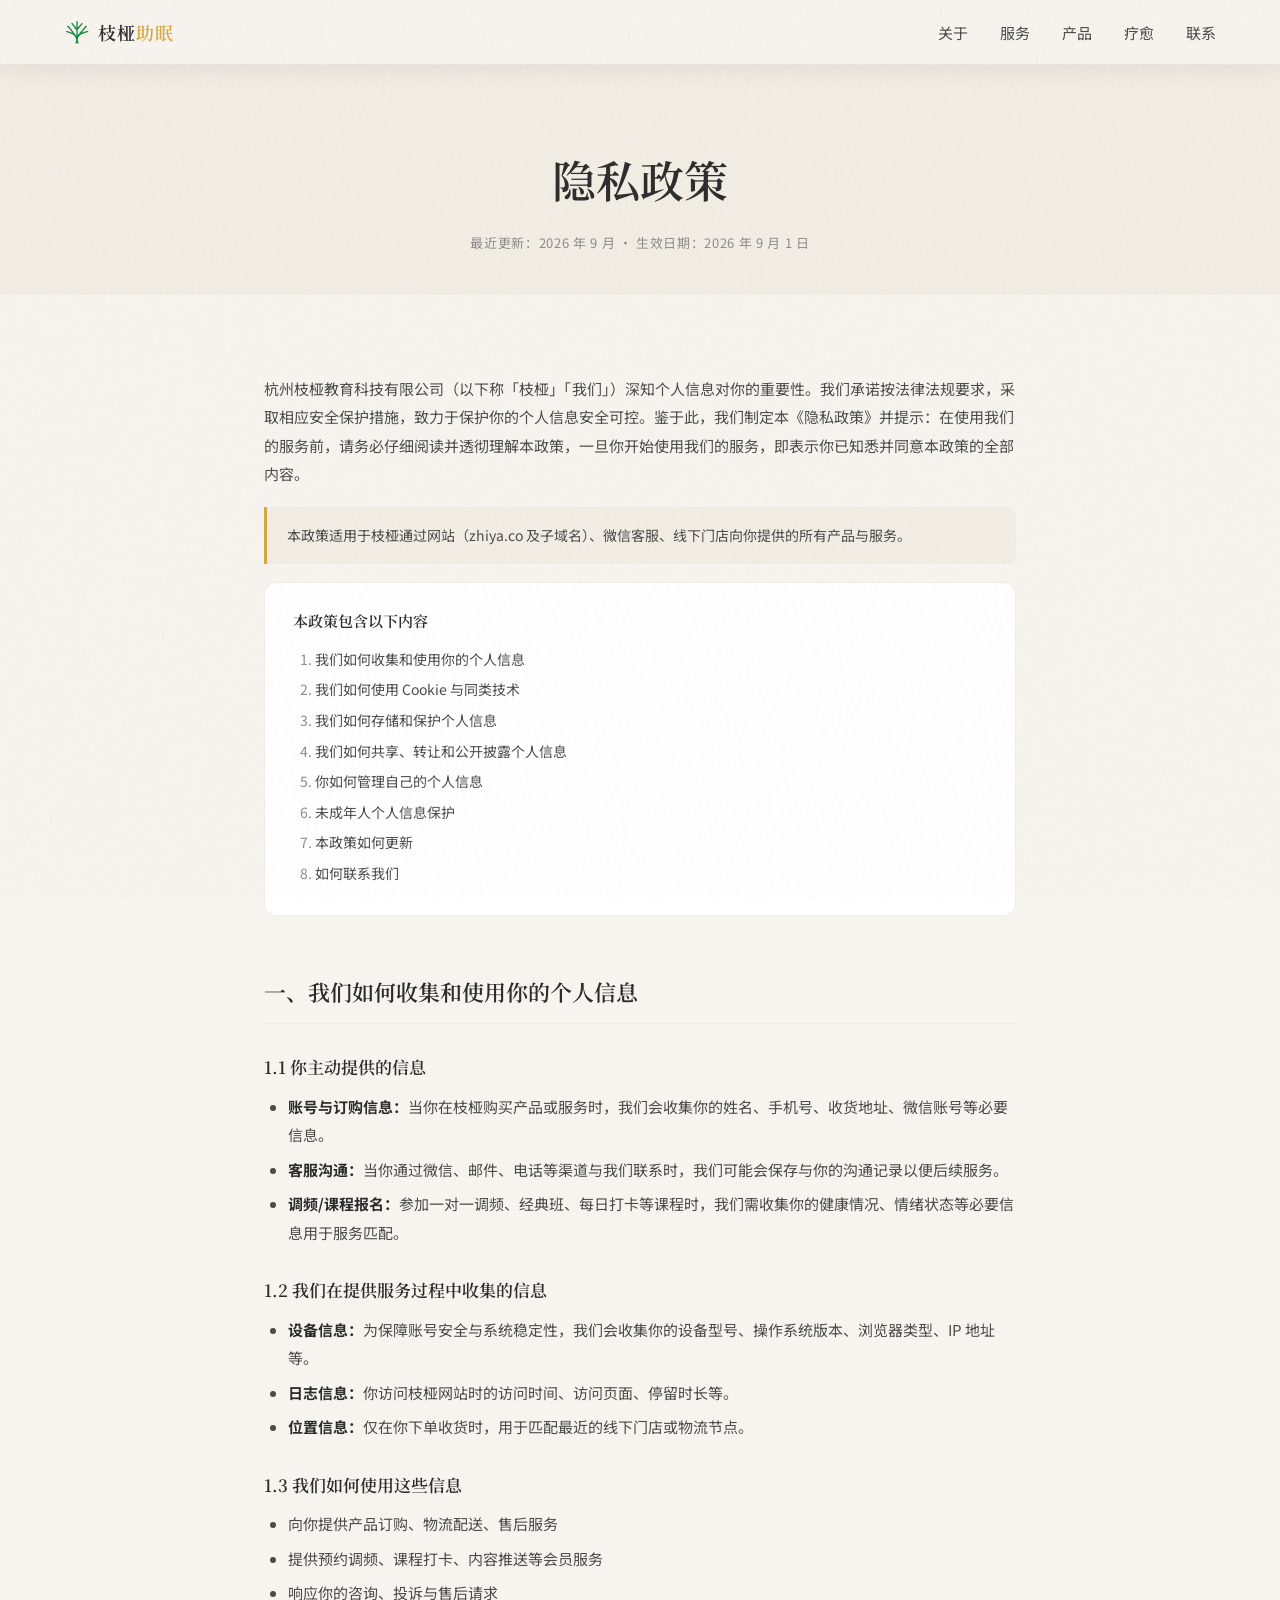
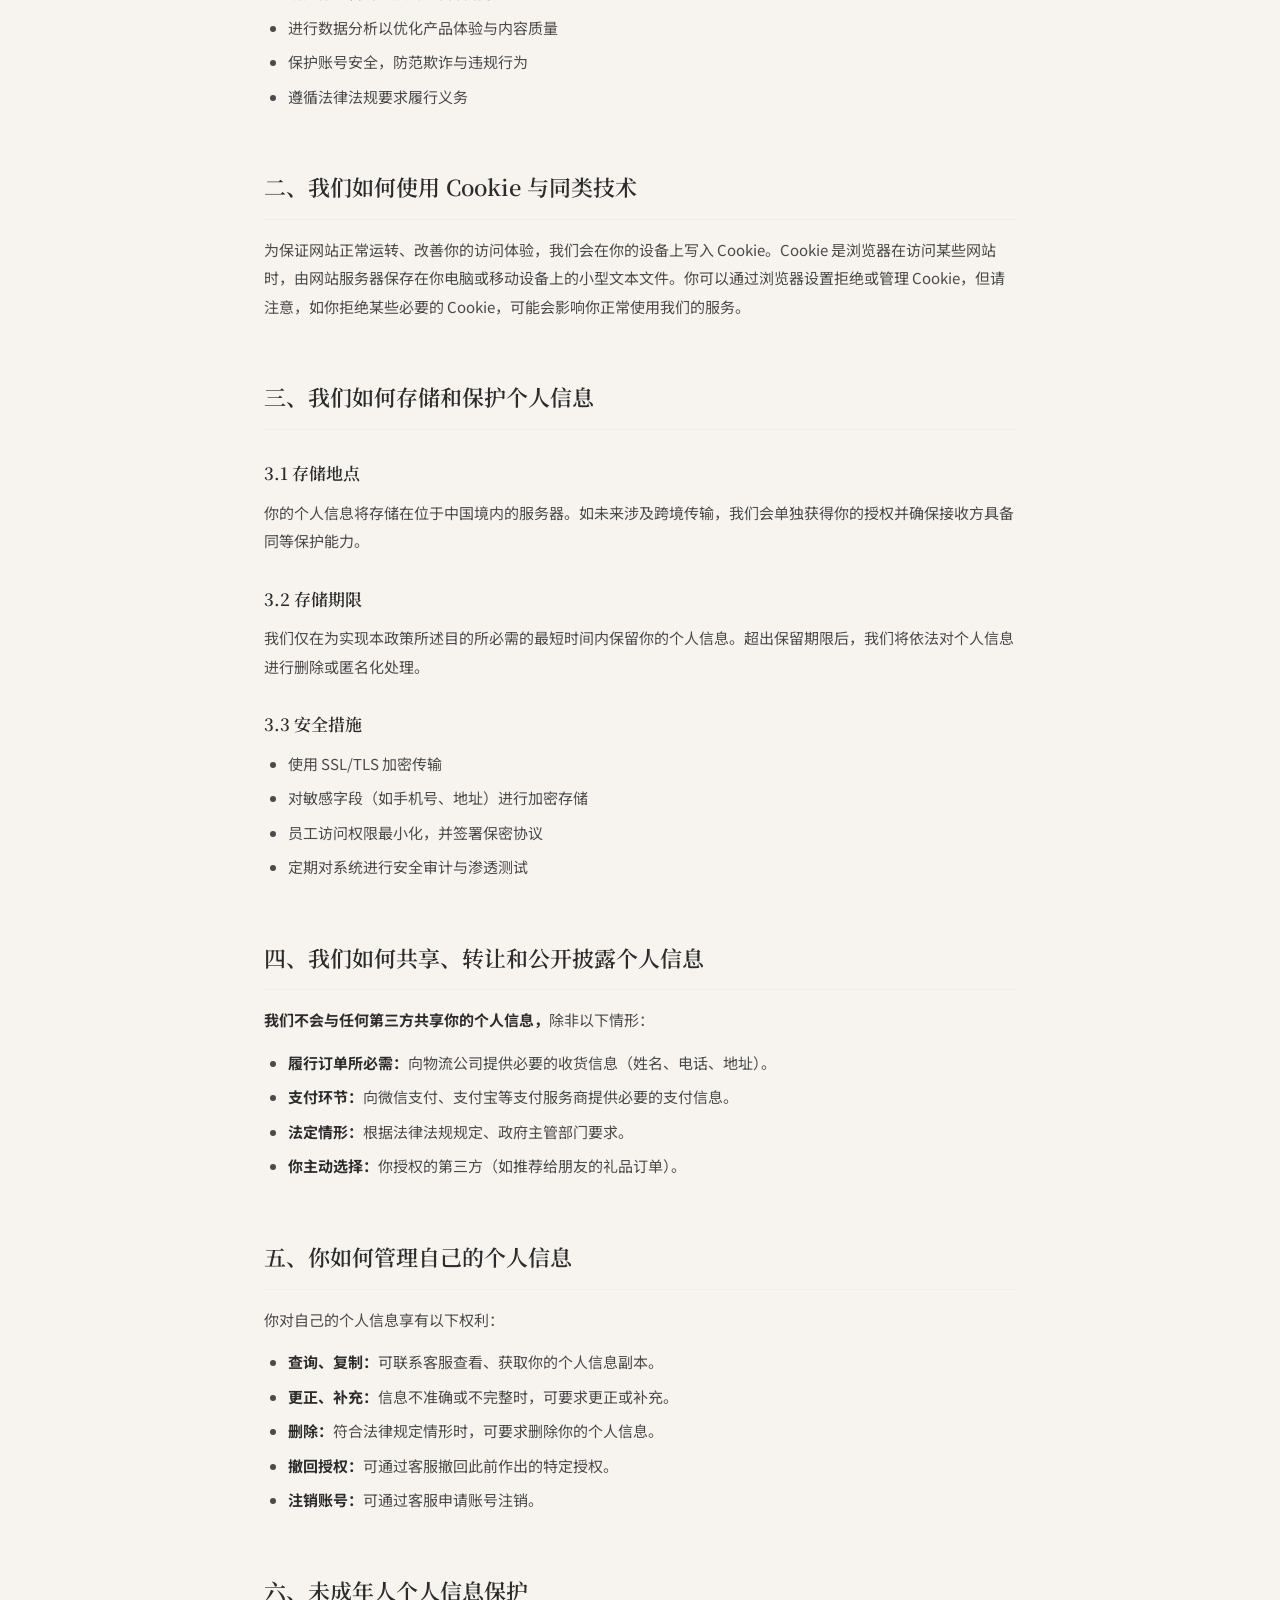
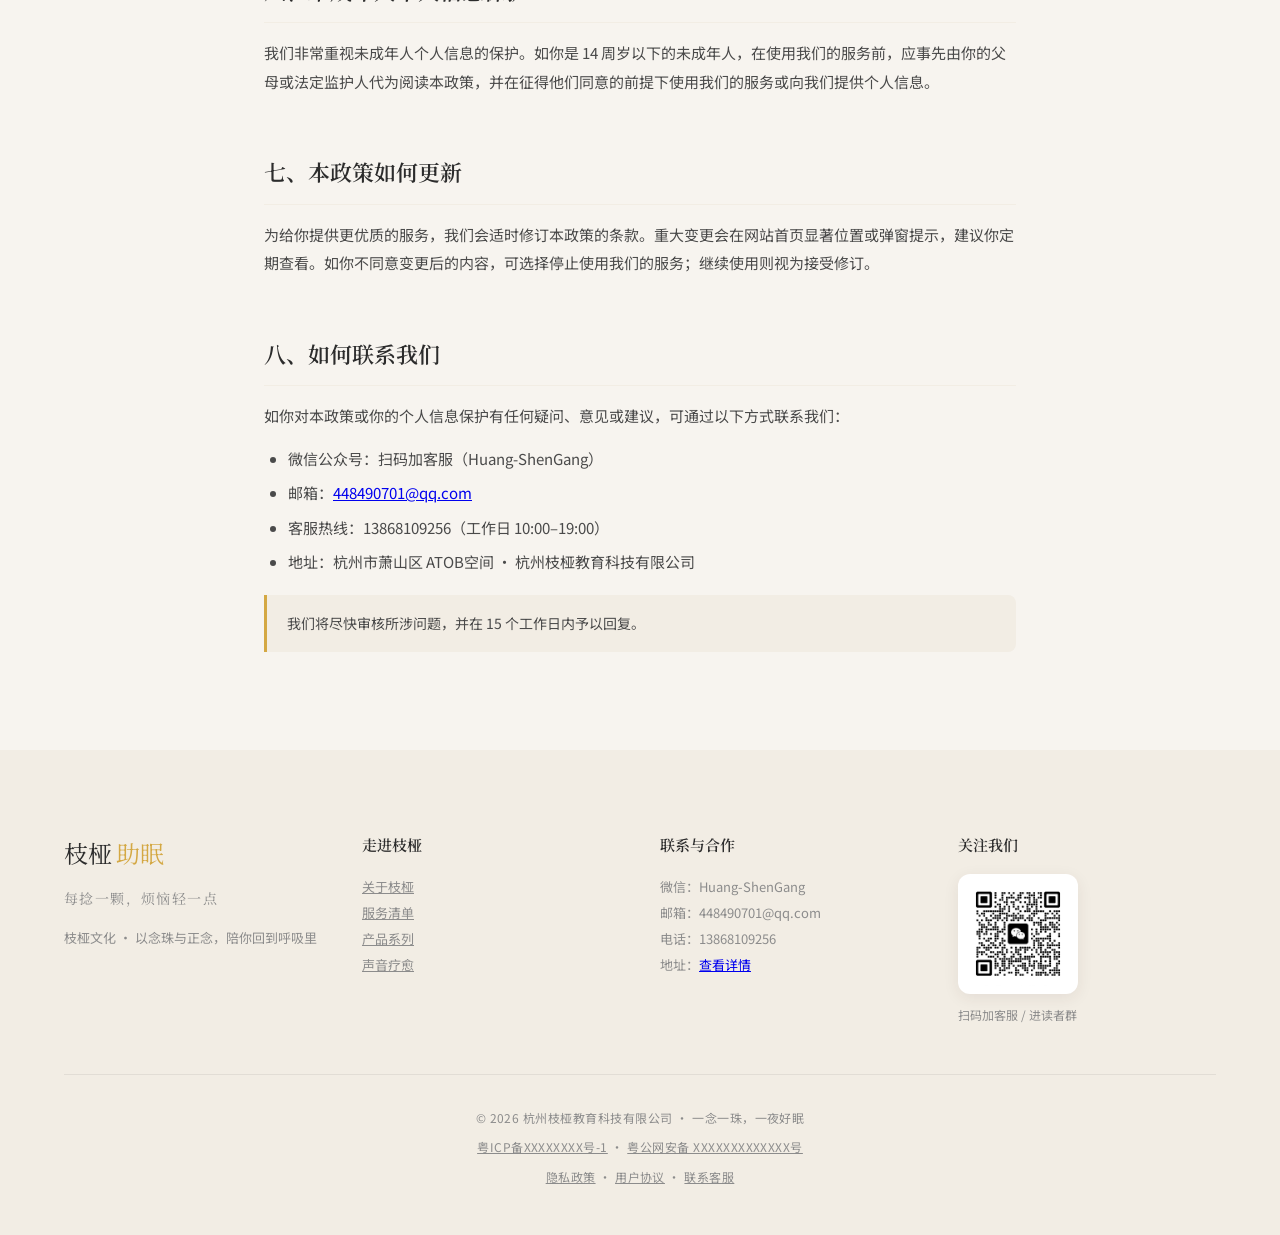
<file: privacy.html>
<!DOCTYPE html>
<html lang="zh-CN">
<head>
  <meta charset="UTF-8">
  <meta name="viewport" content="width=device-width, initial-scale=1.0, maximum-scale=1.0, user-scalable=no">
  <title>隐私政策 · 枝桠助眠</title>
  <meta name="description" content="枝桠助眠隐私政策：说明我们如何收集、使用、存储和保护你的个人信息，以及你享有的权利。">
  <meta name="robots" content="noindex,follow">
  <link rel="preconnect" href="https://fonts.googleapis.com">
  <link rel="preconnect" href="https://fonts.gstatic.com" crossorigin>
  <link href="https://fonts.googleapis.com/css2?family=Noto+Sans+SC:wght@300;400;500&family=Noto+Serif+SC:wght@400;600;700&display=swap" rel="stylesheet">
  <link rel="stylesheet" href="./assets/site.css">
  <style>
    .legal-hero {
      padding: 140px 0 40px;
      text-align: center;
      background: var(--bg-warm);
    }
    .legal-hero h1 {
      font-family: 'Noto Serif SC', serif;
      font-size: 44px;
      color: var(--ink);
      margin-bottom: 12px;
    }
    .legal-hero .meta {
      font-size: 13px;
      color: var(--gray);
      letter-spacing: 0.05em;
    }
    .legal-body {
      padding: 80px 0;
    }
    .legal-container {
      max-width: 800px;
      margin: 0 auto;
      padding: 0 24px;
    }
    .legal-container h2 {
      font-family: 'Noto Serif SC', serif;
      font-size: 22px;
      color: var(--ink);
      margin: 56px 0 16px;
      padding-bottom: 12px;
      border-bottom: 1px solid var(--bg-warm);
    }
    .legal-container h2:first-child {
      margin-top: 0;
    }
    .legal-container h3 {
      font-family: 'Noto Serif SC', serif;
      font-size: 17px;
      color: var(--ink);
      margin: 28px 0 10px;
    }
    .legal-container p {
      font-size: 15px;
      color: var(--ink-light);
      line-height: 1.9;
      margin-bottom: 14px;
    }
    .legal-container ul {
      padding-left: 24px;
      margin-bottom: 14px;
    }
    .legal-container li {
      font-size: 15px;
      color: var(--ink-light);
      line-height: 1.9;
      margin-bottom: 6px;
    }
    .legal-container strong {
      color: var(--ink);
    }
    .legal-callout {
      background: var(--bg-warm);
      border-left: 3px solid var(--beeswax);
      padding: 16px 20px;
      border-radius: 0 8px 8px 0;
      margin: 18px 0;
      font-size: 14px;
      color: var(--ink-light);
    }
    .legal-toc {
      background: var(--white);
      border: 1px solid var(--bg-warm);
      border-radius: 12px;
      padding: 24px 28px;
      margin-bottom: 40px;
    }
    .legal-toc h3 {
      margin-top: 0;
      margin-bottom: 12px;
      font-size: 15px;
      color: var(--ink);
    }
    .legal-toc ol {
      padding-left: 22px;
      margin: 0;
    }
    .legal-toc li {
      font-size: 14px;
      color: var(--gray);
      margin-bottom: 4px;
    }
    .legal-toc a {
      color: var(--ink-light);
      text-decoration: none;
    }
    .legal-toc a:hover {
      color: var(--beeswax);
    }
    @media (max-width: 768px) {
      .legal-hero h1 { font-size: 32px; }
      .legal-container h2 { font-size: 20px; }
    }
  </style>
</head>
<body>

  <header class="site-nav scrolled" id="siteNav">
    <div class="nav-inner">
      <a href="./index.html" class="nav-brand"><img src="./logo.png" alt="枝桠助眠" class="nav-logo">枝桠<span>助眠</span></a>
      <button class="nav-toggle" id="navToggle" aria-label="菜单" aria-expanded="false">
        <span></span><span></span><span></span>
      </button>
      <ul class="nav-links" id="navLinks">
        <li><a href="./about.html" class="nav-link">关于</a></li>
        <li><a href="./services.html" class="nav-link">服务</a></li>
        <li><a href="./products.html" class="nav-link">产品</a></li>
        <li><a href="./index.html#healing" class="nav-link">疗愈</a></li>
        <li><a href="./contact.html" class="nav-link">联系</a></li>
      </ul>
    </div>
  </header>

  <section class="legal-hero">
    <h1>隐私政策</h1>
    <p class="meta">最近更新：2026 年 9 月 · 生效日期：2026 年 9 月 1 日</p>
  </section>

  <section class="legal-body">
    <div class="legal-container">

      <p>杭州枝桠教育科技有限公司（以下称「枝桠」「我们」）深知个人信息对你的重要性。我们承诺按法律法规要求，采取相应安全保护措施，致力于保护你的个人信息安全可控。鉴于此，我们制定本《隐私政策》并提示：在使用我们的服务前，请务必仔细阅读并透彻理解本政策，一旦你开始使用我们的服务，即表示你已知悉并同意本政策的全部内容。</p>

      <div class="legal-callout">本政策适用于枝桠通过网站（zhiya.co 及子域名）、微信客服、线下门店向你提供的所有产品与服务。</div>

      <div class="legal-toc">
        <h3>本政策包含以下内容</h3>
        <ol>
          <li><a href="#s1">我们如何收集和使用你的个人信息</a></li>
          <li><a href="#s2">我们如何使用 Cookie 与同类技术</a></li>
          <li><a href="#s3">我们如何存储和保护个人信息</a></li>
          <li><a href="#s4">我们如何共享、转让和公开披露个人信息</a></li>
          <li><a href="#s5">你如何管理自己的个人信息</a></li>
          <li><a href="#s6">未成年人个人信息保护</a></li>
          <li><a href="#s7">本政策如何更新</a></li>
          <li><a href="#s8">如何联系我们</a></li>
        </ol>
      </div>

      <h2 id="s1">一、我们如何收集和使用你的个人信息</h2>
      <h3>1.1 你主动提供的信息</h3>
      <ul>
        <li><strong>账号与订购信息：</strong>当你在枝桠购买产品或服务时，我们会收集你的姓名、手机号、收货地址、微信账号等必要信息。</li>
        <li><strong>客服沟通：</strong>当你通过微信、邮件、电话等渠道与我们联系时，我们可能会保存与你的沟通记录以便后续服务。</li>
        <li><strong>调频/课程报名：</strong>参加一对一调频、经典班、每日打卡等课程时，我们需收集你的健康情况、情绪状态等必要信息用于服务匹配。</li>
      </ul>

      <h3>1.2 我们在提供服务过程中收集的信息</h3>
      <ul>
        <li><strong>设备信息：</strong>为保障账号安全与系统稳定性，我们会收集你的设备型号、操作系统版本、浏览器类型、IP 地址等。</li>
        <li><strong>日志信息：</strong>你访问枝桠网站时的访问时间、访问页面、停留时长等。</li>
        <li><strong>位置信息：</strong>仅在你下单收货时，用于匹配最近的线下门店或物流节点。</li>
      </ul>

      <h3>1.3 我们如何使用这些信息</h3>
      <ul>
        <li>向你提供产品订购、物流配送、售后服务</li>
        <li>提供预约调频、课程打卡、内容推送等会员服务</li>
        <li>响应你的咨询、投诉与售后请求</li>
        <li>进行数据分析以优化产品体验与内容质量</li>
        <li>保护账号安全，防范欺诈与违规行为</li>
        <li>遵循法律法规要求履行义务</li>
      </ul>

      <h2 id="s2">二、我们如何使用 Cookie 与同类技术</h2>
      <p>为保证网站正常运转、改善你的访问体验，我们会在你的设备上写入 Cookie。Cookie 是浏览器在访问某些网站时，由网站服务器保存在你电脑或移动设备上的小型文本文件。你可以通过浏览器设置拒绝或管理 Cookie，但请注意，如你拒绝某些必要的 Cookie，可能会影响你正常使用我们的服务。</p>

      <h2 id="s3">三、我们如何存储和保护个人信息</h2>
      <h3>3.1 存储地点</h3>
      <p>你的个人信息将存储在位于中国境内的服务器。如未来涉及跨境传输，我们会单独获得你的授权并确保接收方具备同等保护能力。</p>

      <h3>3.2 存储期限</h3>
      <p>我们仅在为实现本政策所述目的所必需的最短时间内保留你的个人信息。超出保留期限后，我们将依法对个人信息进行删除或匿名化处理。</p>

      <h3>3.3 安全措施</h3>
      <ul>
        <li>使用 SSL/TLS 加密传输</li>
        <li>对敏感字段（如手机号、地址）进行加密存储</li>
        <li>员工访问权限最小化，并签署保密协议</li>
        <li>定期对系统进行安全审计与渗透测试</li>
      </ul>

      <h2 id="s4">四、我们如何共享、转让和公开披露个人信息</h2>
      <p><strong>我们不会与任何第三方共享你的个人信息，</strong>除非以下情形：</p>
      <ul>
        <li><strong>履行订单所必需：</strong>向物流公司提供必要的收货信息（姓名、电话、地址）。</li>
        <li><strong>支付环节：</strong>向微信支付、支付宝等支付服务商提供必要的支付信息。</li>
        <li><strong>法定情形：</strong>根据法律法规规定、政府主管部门要求。</li>
        <li><strong>你主动选择：</strong>你授权的第三方（如推荐给朋友的礼品订单）。</li>
      </ul>

      <h2 id="s5">五、你如何管理自己的个人信息</h2>
      <p>你对自己的个人信息享有以下权利：</p>
      <ul>
        <li><strong>查询、复制：</strong>可联系客服查看、获取你的个人信息副本。</li>
        <li><strong>更正、补充：</strong>信息不准确或不完整时，可要求更正或补充。</li>
        <li><strong>删除：</strong>符合法律规定情形时，可要求删除你的个人信息。</li>
        <li><strong>撤回授权：</strong>可通过客服撤回此前作出的特定授权。</li>
        <li><strong>注销账号：</strong>可通过客服申请账号注销。</li>
      </ul>

      <h2 id="s6">六、未成年人个人信息保护</h2>
      <p>我们非常重视未成年人个人信息的保护。如你是 14 周岁以下的未成年人，在使用我们的服务前，应事先由你的父母或法定监护人代为阅读本政策，并在征得他们同意的前提下使用我们的服务或向我们提供个人信息。</p>

      <h2 id="s7">七、本政策如何更新</h2>
      <p>为给你提供更优质的服务，我们会适时修订本政策的条款。重大变更会在网站首页显著位置或弹窗提示，建议你定期查看。如你不同意变更后的内容，可选择停止使用我们的服务；继续使用则视为接受修订。</p>

      <h2 id="s8">八、如何联系我们</h2>
      <p>如你对本政策或你的个人信息保护有任何疑问、意见或建议，可通过以下方式联系我们：</p>
      <ul>
        <li>微信公众号：扫码加客服（Huang-ShenGang）</li>
        <li>邮箱：<a href="mailto:448490701@qq.com">448490701@qq.com</a></li>
        <li>客服热线：13868109256（工作日 10:00–19:00）</li>
        <li>地址：杭州市萧山区 ATOB空间 · 杭州枝桠教育科技有限公司</li>
      </ul>

      <div class="legal-callout">我们将尽快审核所涉问题，并在 15 个工作日内予以回复。</div>

    </div>
  </section>

  <footer class="site-footer">
    <div class="container">
      <div class="footer-grid">
        <div class="footer-col">
          <div class="footer-brand">枝桠<span>助眠</span></div>
          <p class="footer-tagline">每捻一颗，烦恼轻一点</p>
          <p class="footer-desc">枝桠文化 · 以念珠与正念，陪你回到呼吸里</p>
        </div>
        <div class="footer-col">
          <h4>走进枝桠</h4>
          <ul class="footer-links">
            <li><a href="./about.html">关于枝桠</a></li>
            <li><a href="./services.html">服务清单</a></li>
            <li><a href="./products.html">产品系列</a></li>
            <li><a href="./index.html#healing">声音疗愈</a></li>
          </ul>
        </div>
        <div class="footer-col">
          <h4>联系与合作</h4>
          <ul class="footer-contact">
            <li>微信：Huang-ShenGang</li>
            <li>邮箱：448490701@qq.com</li>
            <li>电话：13868109256</li>
            <li>地址：<a href="./contact.html">查看详情</a></li>
          </ul>
        </div>
        <div class="footer-col footer-qr-col">
          <h4>关注我们</h4>
          <div class="footer-qr">
            <img src="./二维码.jpg" alt="枝桠助眠微信二维码">
          </div>
          <p class="footer-qr-tip">扫码加客服 / 进读者群</p>
        </div>
      </div>
      <div class="footer-legal">
        <p>© 2026 杭州枝桠教育科技有限公司 · 一念一珠，一夜好眠</p>
        <p class="footer-beian">
          <a href="https://beian.miit.gov.cn/" target="_blank" rel="noopener">粤ICP备XXXXXXXX号-1</a>
          ·
          <a href="https://beian.mps.gov.cn/" target="_blank" rel="noopener">粤公网安备 XXXXXXXXXXXXX号</a>
        </p>
        <p class="footer-links-mini">
          <a href="./privacy.html">隐私政策</a> ·
          <a href="./terms.html">用户协议</a> ·
          <a href="./contact.html">联系客服</a>
        </p>
      </div>
    </div>
  </footer>

  <script>
    (function(){
      var t = document.getElementById('navToggle');
      var l = document.getElementById('navLinks');
      if (t && l) t.addEventListener('click', function(){
        var open = l.classList.toggle('open');
        t.setAttribute('aria-expanded', open);
      });
      var links = document.querySelectorAll('.nav-link');
      links.forEach(function(a){
        a.addEventListener('click', function(){ if (l) l.classList.remove('open'); });
      });
    })();
  </script>
</body>
</html>
</file>
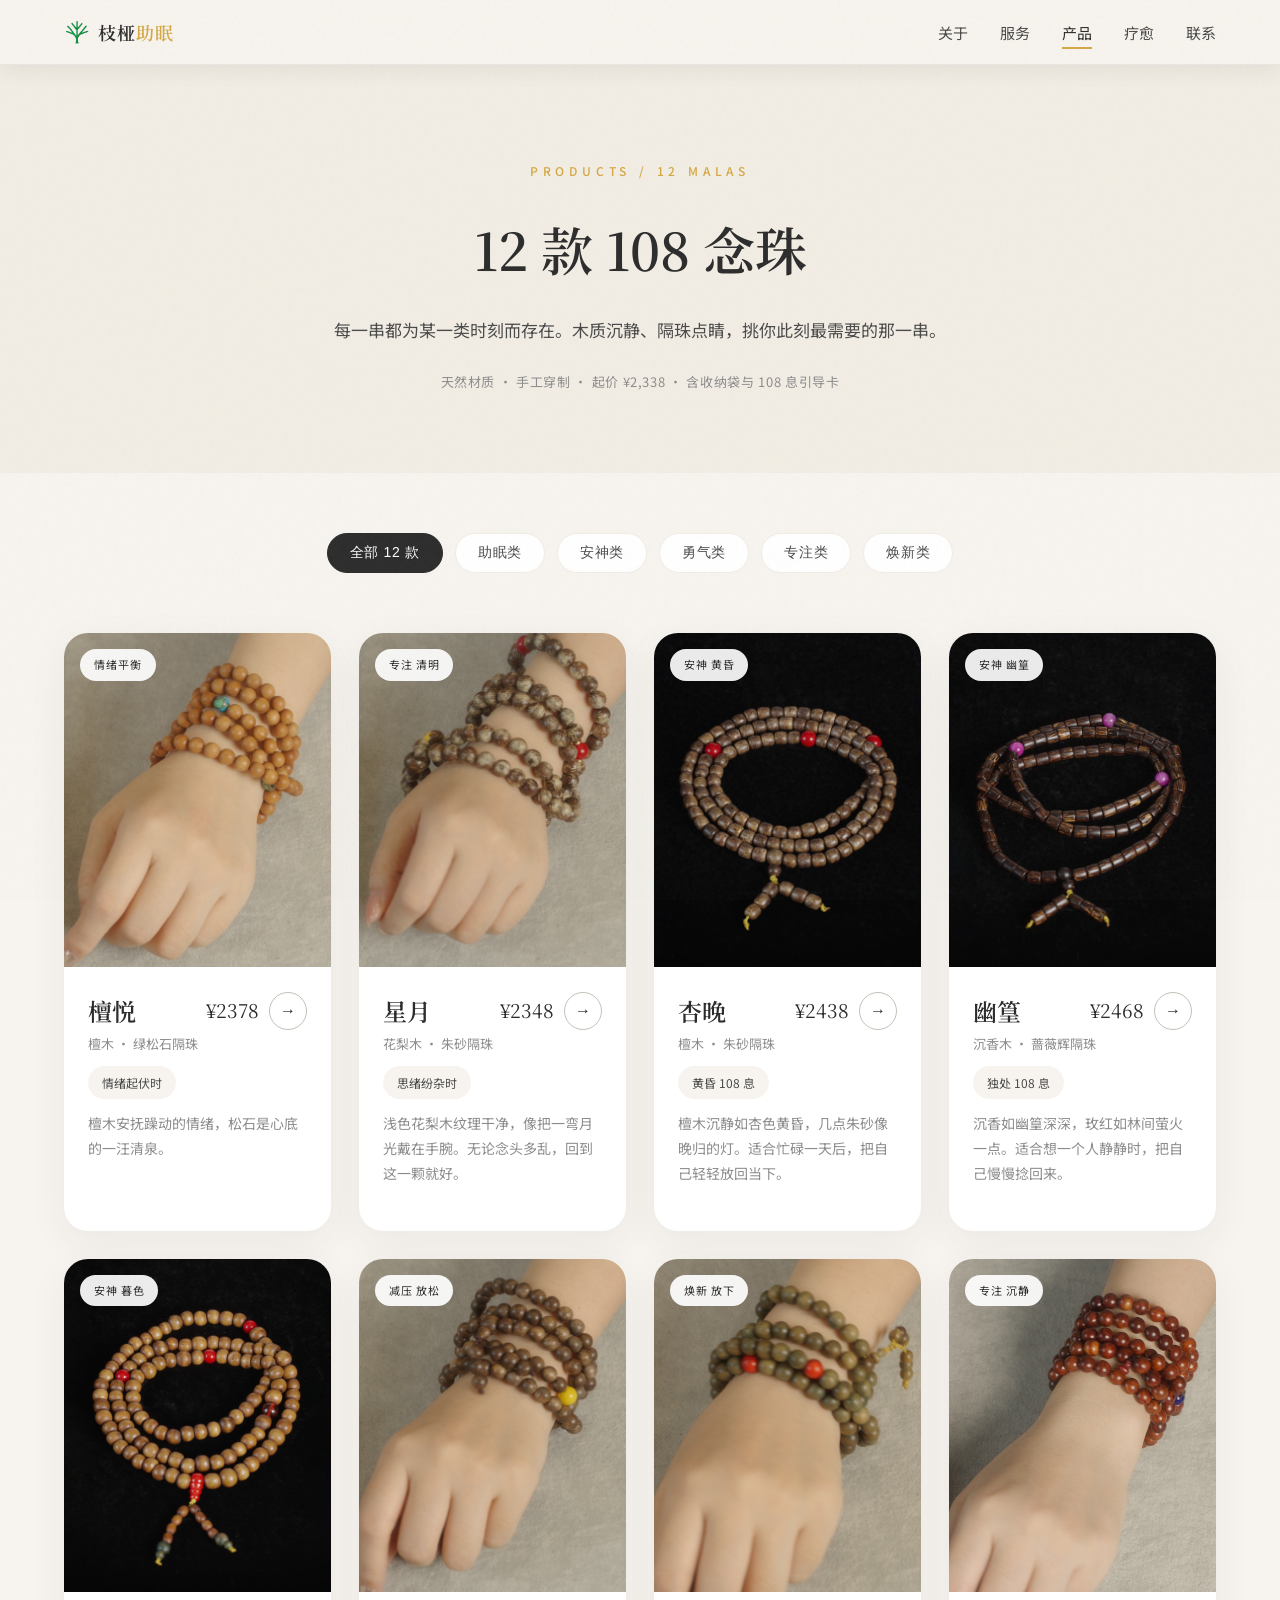
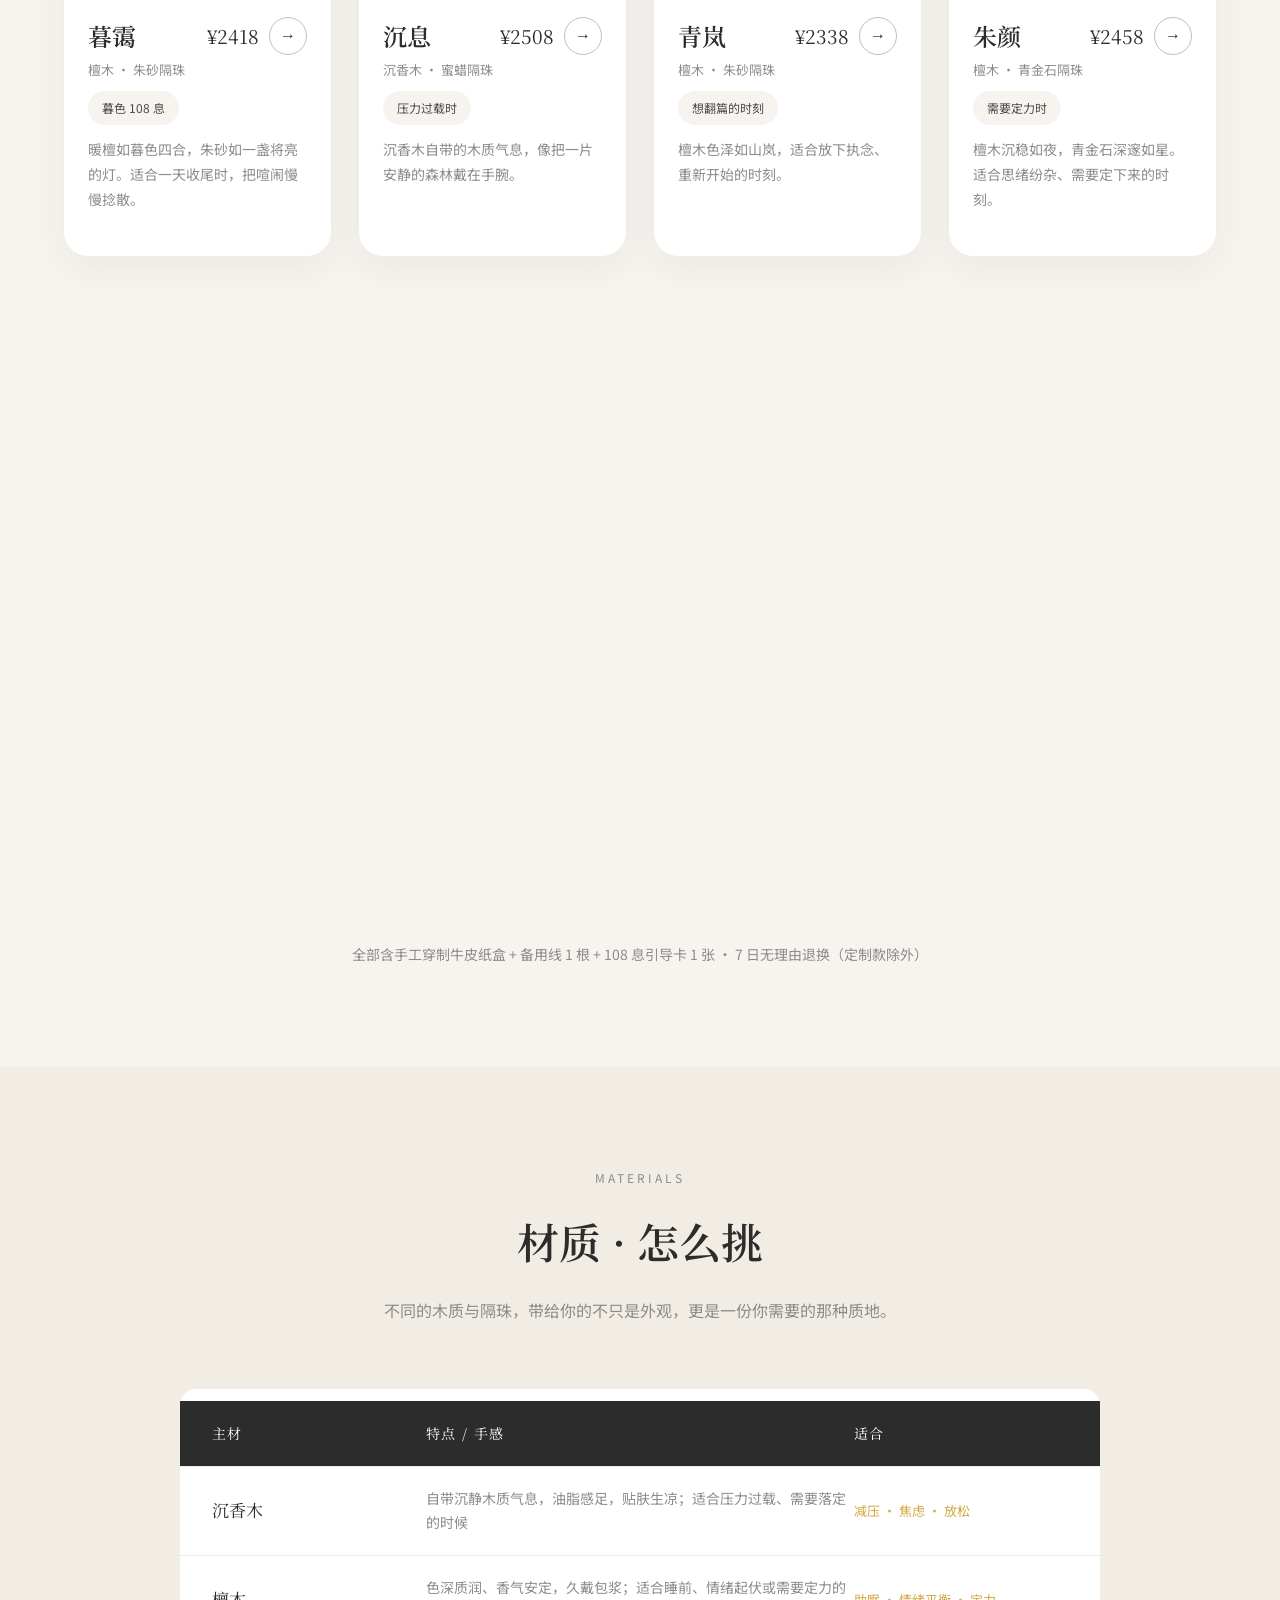
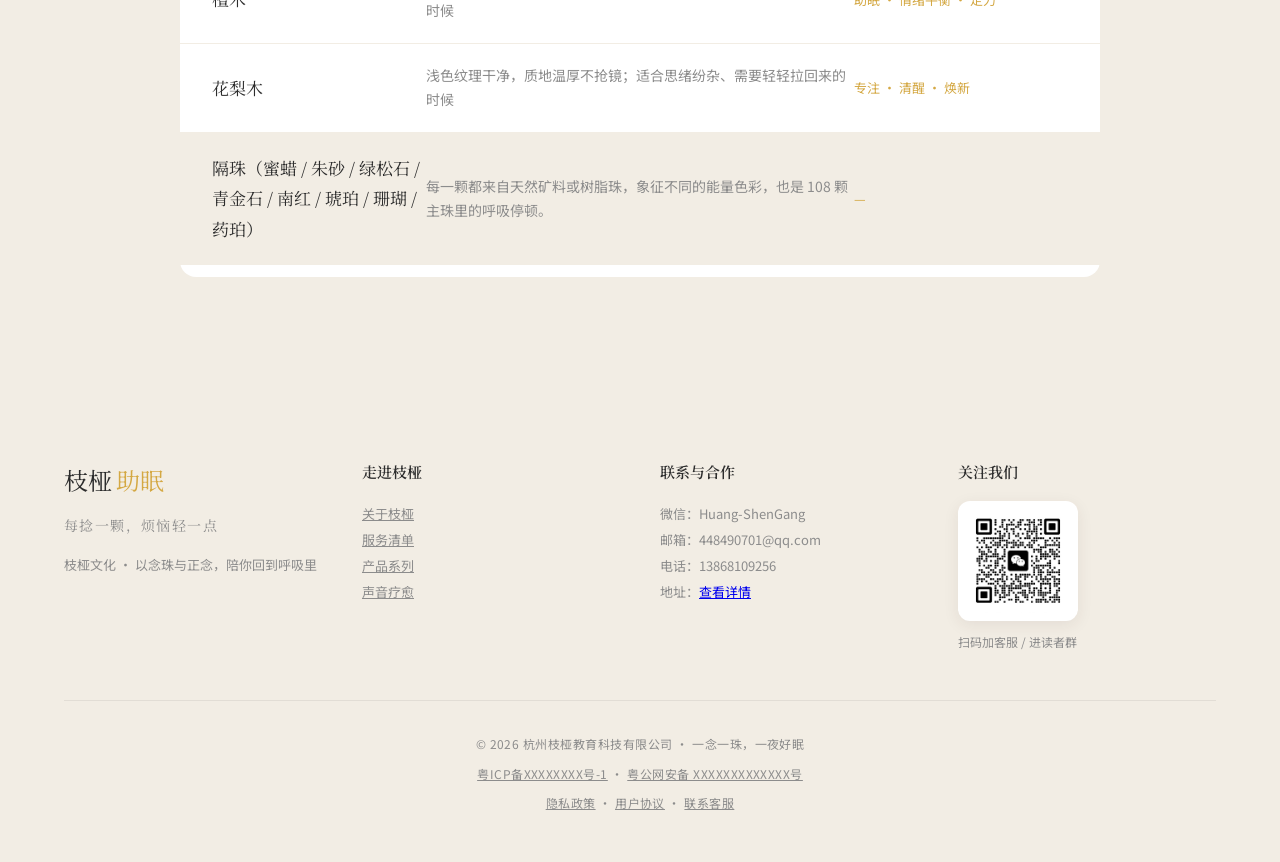
<file: products.html>
<!DOCTYPE html>
<html lang="zh-CN" data-page-node-id="t30vDBO67KufVKQe1WIrIf">
<head data-page-node-id="6O4csslMZhfD2Z9VAIgpbQ">
  <meta charset="UTF-8" data-page-node-id="0PxDx0N4UqPJgSRSOEN5Vo">
  <meta name="viewport" content="width=device-width, initial-scale=1.0, maximum-scale=1.0, user-scalable=no" data-page-node-id="ZA2HCbsS86nUGZbbgmj7Cg">
  <title>产品系列 · 12 款 108 念珠 · 枝桠助眠</title>
  <meta name="description" content="枝桠助眠 12 款 108 念珠完整系列：沉香木、檀木、花梨木三类天然材质，配合蜜蜡、朱砂、绿松石、青金石、南红、琥珀、珊瑚、药珀等隔珠。" data-page-node-id="rMXZy5XnwQb6R0b0E23ffD">
  <meta name="keywords" content="枝桠助眠,108念珠,念珠,沉香木手串,檀木手串,花梨木手串,蜜蜡隔珠" data-page-node-id="gB5P7sz1TT1rEEd4rf51Oi">
  <meta property="og:type" content="website" data-page-node-id="WYKZURFEbtEri4U0IHBpSb">
  <meta property="og:title" content="产品系列 · 枝桠助眠" data-page-node-id="GSzfP2GgEiOIPfupZ2isGy">
  <meta property="og:description" content="12 款天然木质念珠，每一串都为某一类时刻而存在。" data-page-node-id="dHjOaCCuKbQ9fpcSQdfPk5">
  <meta property="og:image" content="https://zhiya-help-sleep.pages.dev/logo.png" data-page-node-id="THSzkywpywodOW6qIULW8u">
  <meta property="og:image:width" content="350">
  <meta property="og:image:height" content="350">
  <meta property="og:url" content="./products.html" data-page-node-id="4K7aV2zf6OTXlzMDWilL1y">
  <link rel="canonical" href="./products.html" data-page-node-id="u0HYtaHsLm8nCHrJHQImhn">
  <link rel="preconnect" href="https://fonts.googleapis.com" data-page-node-id="gkytWzzPvTyY10WZH6GGbi">
  <link rel="preconnect" href="https://fonts.gstatic.com" crossorigin data-page-node-id="YKvDjvhPohYYWBsXsqm1gp">
  <link href="https://fonts.googleapis.com/css2?family=Noto+Sans+SC:wght@300;400;500&family=Noto+Serif+SC:wght@400;600;700&display=swap" rel="stylesheet" data-page-node-id="9CNxHThyVYoUtUyjuZbVZm">
  <link rel="stylesheet" href="./assets/site.css" data-page-node-id="ER5i7qytWlf0RNtPdmMgAk">
  <style>
    .products-hero {
      padding: 160px 0 80px;
      text-align: center;
      background: var(--bg-warm);
    }
    .products-hero .label {
      font-size: 12px;
      letter-spacing: 0.4em;
      color: var(--beeswax);
      margin-bottom: 20px;
      font-weight: 500;
    }
    .products-hero h1 {
      font-family: 'Noto Serif SC', serif;
      font-size: 52px;
      color: var(--ink);
      margin-bottom: 20px;
    }
    .products-hero p.lead {
      font-size: 17px;
      color: var(--ink-light);
      max-width: 620px;
      margin: 0 auto 24px;
      line-height: 1.8;
    }
    .products-hero .meta-line {
      font-size: 13px;
      color: var(--gray);
      letter-spacing: 0.05em;
    }

    .products-filter {
      padding: 60px 0 0;
    }
    .filter-pills {
      display: flex;
      flex-wrap: wrap;
      gap: 12px;
      justify-content: center;
      max-width: 920px;
      margin: 0 auto;
    }
    .filter-pill {
      padding: 10px 22px;
      border-radius: 999px;
      background: var(--white);
      border: 1px solid var(--bg-warm);
      color: var(--ink-light);
      font-size: 14px;
      cursor: pointer;
      transition: all 0.25s ease;
      letter-spacing: 0.05em;
    }
    .filter-pill:hover {
      border-color: var(--beeswax);
      color: var(--ink);
    }
    .filter-pill.active {
      background: var(--ink);
      color: var(--white);
      border-color: var(--ink);
    }

    .products-grid-section {
      padding: 60px 0 100px;
    }
    .products-grid-full {
      display: grid;
      grid-template-columns: repeat(4, 1fr);
      gap: 28px;
    }
    .products-grid-full .product-card {
      margin: 0;
      flex-direction: column;
      transition: transform 0.5s ease, box-shadow 0.5s ease;
    }
    .products-grid-full .product-card[hidden] {
      display: none;
    }
    /* 覆盖 site.css 中针对首页滑块的横向布局：网格卡片始终上图下文 */
    .products-grid-full .product-image {
      flex: none;
      width: 100%;
      aspect-ratio: 4/5;
      min-height: 0;
    }
    .products-grid-full .product-info {
      flex: none;
      padding: 22px 24px 24px;
      justify-content: flex-start;
    }
    .products-grid-full .product-name {
      font-size: 24px;
    }
    .products-grid-full .product-desc {
      margin-bottom: 20px;
    }
    .materials-section {
      padding: 100px 0;
      background: var(--bg-warm);
    }
    .materials-table {
      max-width: 920px;
      margin: 60px auto 0;
      background: var(--white);
      border-radius: 16px;
      padding: 12px 0;
    }
    .materials-row {
      display: grid;
      grid-template-columns: 1fr 2fr 1fr;
      padding: 20px 32px;
      border-bottom: 1px solid var(--bg-warm);
      align-items: center;
    }
    .materials-row:last-child {
      border-bottom: none;
    }
    .materials-row.header {
      background: var(--ink);
      color: var(--white);
      font-family: 'Noto Serif SC', serif;
      font-size: 14px;
      letter-spacing: 0.1em;
    }
    .materials-row .mat-name {
      font-family: 'Noto Serif SC', serif;
      font-size: 17px;
      color: var(--ink);
    }
    .materials-row .mat-desc {
      font-size: 14px;
      color: var(--gray);
      line-height: 1.7;
    }
    .materials-row .mat-keywords {
      font-size: 13px;
      color: var(--beeswax);
    }
    @media (max-width: 1100px) {
      .products-grid-full { grid-template-columns: repeat(3, 1fr); }
    }
    @media (max-width: 800px) {
      .products-hero h1 { font-size: 32px; }
      .products-grid-full { grid-template-columns: repeat(2, 1fr); gap: 16px; }
      .materials-row { grid-template-columns: 1fr; gap: 4px; padding: 18px; }
    }
    @media (max-width: 480px) {
      .products-grid-full { grid-template-columns: 1fr; }
    }
  </style>
</head>
<body data-page-node-id="3MuO8nz6Z5lcVwMuArW6X6">

  <header class="site-nav scrolled" id="siteNav" data-page-node-id="2ltnLEAUbS2NGrm1p4enQM">
    <div class="nav-inner" data-page-node-id="AQOP81FeF6hjrrtAkFuMDR">
      <a href="./index.html" class="nav-brand" data-page-node-id="AaiZZGva1xiNa5p2nL8rQt"><img src="./logo.png" alt="枝桠助眠" class="nav-logo">枝桠<span data-page-node-id="BlD5JmKSl9qsLwQX7Yqztv">助眠</span></a>
      <button class="nav-toggle" id="navToggle" aria-label="菜单" aria-expanded="false" data-page-node-id="hdug3mK053Ovi8vyPBoR8q">
        <span data-page-node-id="dvkFX53VjoHkS7TlbXDBwe"></span><span data-page-node-id="3wUvhLXXUOilbA8rGvAxCD"></span><span data-page-node-id="eobtCXN9zL1hrULtU8yhBU"></span>
      </button>
      <ul class="nav-links" id="navLinks" data-page-node-id="fFiF07Bj8bSyRHsc2fYArX">
        <li data-page-node-id="0DJcADmCugk5QuZbmSHWlJ"><a href="./about.html" class="nav-link" data-page-node-id="90tVlyyjevbB6Ke2gDMl6k">关于</a></li>
        <li data-page-node-id="g5P5RXSrCPaQg7LZ5OjbIQ"><a href="./services.html" class="nav-link" data-page-node-id="DeWqjF7B8NGDEItMCBHSlC">服务</a></li>
        <li data-page-node-id="rQIHWLzAlxLK07jAUfVfuN"><a href="./products.html" class="nav-link active" data-page-node-id="KrBYZl3kMRl4SRMdbw9Mtm">产品</a></li>
        <li data-page-node-id="pqx6BDho8wyQuDemuEDiKS"><a href="./index.html#healing" class="nav-link" data-page-node-id="D65UO1UPkBGhhYa1HDujCu">疗愈</a></li>
        <li data-page-node-id="Cwip4jZSECyEJsAL1lAMWO"><a href="./contact.html" class="nav-link" data-page-node-id="SNxtD8kxhSnSrcNZGx9R2c">联系</a></li>
      </ul>
    </div>
  </header>

  <section class="products-hero" data-page-node-id="XE22LzaH5LZjFrLnc1ZPlv">
    <div class="container" data-page-node-id="aZYgakT0vtao3vbt93uAXb">
      <div class="label" data-page-node-id="vra86NTCqb8jcWXvdv2yEP">PRODUCTS / 12 MALAS</div>
      <h1 data-page-node-id="k4teL4AkxpiQlfJBubPXgp">12 款 108 念珠</h1>
      <p class="lead" data-page-node-id="FFmNz66lUZmDOqEib64NQp">每一串都为某一类时刻而存在。木质沉静、隔珠点睛，挑你此刻最需要的那一串。</p>
      <p class="meta-line" data-page-node-id="jYBN4w8v8FwPxDQP8Sq2pv">天然材质 · 手工穿制 · 起价 ¥2,338 · 含收纳袋与 108 息引导卡</p>
    </div>
  </section>

  <section class="products-filter" data-page-node-id="dwPYjW1ZjqwzPLKllBL7RQ">
    <div class="container" data-page-node-id="uTL0NkEoPSGuZu8LiHl219">
      <div class="filter-pills" data-page-node-id="Ez5wBJVpZEKAmm8NX5aJh0">
        <button class="filter-pill active" data-filter="all" data-page-node-id="Qj71K181JiHdNOQfImfPQK">全部 12 款</button>
        <button class="filter-pill" data-filter="sleep" data-page-node-id="vjYGd3SGvS6d17olevX9xx">助眠类</button>
        <button class="filter-pill" data-filter="ground" data-page-node-id="yBopN74xr4hNKhyGStBFTq">安神类</button>
        <button class="filter-pill" data-filter="courage" data-page-node-id="j2mMUTAoJczzmXKBYgYOGV">勇气类</button>
        <button class="filter-pill" data-filter="focus" data-page-node-id="8Nkx7IivRLaocFlRxd651X">专注类</button>
        <button class="filter-pill" data-filter="renew" data-page-node-id="xI2a1Jvmwxn3KMcwlyiXXu">焕新类</button>
      </div>
    </div>
  </section>

  <section class="products-grid-section" data-page-node-id="eJ1UBEBsY98MBYa0fzOX28">
    <div class="container" data-page-node-id="4KXWquaLW0Valg3oOrVwAI">
      <div class="products-grid-full" data-page-node-id="UFkLrPggthtmXANBlX1MJv">

        <div class="product-card" data-product="檀悦" data-cat="ground" data-price="¥2378" data-page-node-id="BqpnFkMc3GYAAFFVd0ubR0">
          <div class="product-image" data-page-node-id="DDVcfW3a1ls4KU39CWP7d3">
            <img src="./产片图片/4.png" alt="檀悦 · 檀木松石上手照" data-page-node-id="4Pzp6duOGPhX0TH0rBC6aY">
            <span class="product-tag" data-page-node-id="QC3g2oL9aCGEHk5qhOSzjf">情绪平衡</span>
          </div>
          <div class="product-info" data-page-node-id="1npom8IJsPhrZoJPBMcAGW">
            <div class="product-series" data-page-node-id="2wPnsQHXY2V4QyaEx9zLyh">SERIES 01 / 12</div>
            <h3 class="product-name" data-page-node-id="v2IqjMaTYS06TQXED3w8Kr">檀悦</h3>
            <p class="product-material" data-page-node-id="TcHKHhTCBXDFX00LiJkeUC">檀木 · 绿松石隔珠</p>
            <span class="product-theme" data-page-node-id="y9XCWUhIamM3SVkC36zPIA">情绪起伏时</span>
            <p class="product-desc" data-page-node-id="lFtDxGhO4T0iaT4F7xagJy">檀木安抚躁动的情绪，松石是心底的一汪清泉。</p>
            <div class="product-footer" data-page-node-id="XCb9NkK6BjvbwIoKNzYHmQ">
              <div class="product-price" data-page-node-id="aqZPLo6XvX0xtzN5Yv9WoW">¥2378<span data-page-node-id="n8Rckh9a5BCpAtHx7vExVd">起</span></div>
              <button class="product-btn js-buy" data-name="檀悦" aria-label="购买檀悦" data-page-node-id="XMtWUHfsarNChiFiQJdyZb">→</button>
            </div>
          </div>
        </div>

        <div class="product-card" data-product="星月" data-cat="focus" data-price="¥2348" data-page-node-id="ISZapF6ZrfYA1yALGlkBDW">
          <div class="product-image" data-page-node-id="cVK7LyRKwdynMylFCkWoMH">
            <img src="./产片图片/2.png" alt="星月 · 花梨木朱砂上手照" data-page-node-id="BfSG2emkneHtcPjL5RoYrD">
            <span class="product-tag" data-page-node-id="tAp3mlZnljOxiwwTl0uBAy">专注 清明</span>
          </div>
          <div class="product-info" data-page-node-id="Rq3OY5B73uQNx8A0u5UJbC">
            <div class="product-series" data-page-node-id="TXwqcNrnlXywBi0uinJTc6">SERIES 02 / 12</div>
            <h3 class="product-name" data-page-node-id="0YP1MPfUGhNWjvX8nN79TB">星月</h3>
            <p class="product-material" data-page-node-id="RomQFlt61UHBGoF7AjxkcD">花梨木 · 朱砂隔珠</p>
            <span class="product-theme" data-page-node-id="eAO8RWXRTrxUKvK32azh1T">思绪纷杂时</span>
            <p class="product-desc" data-page-node-id="EIEO3jvDHKwOw0mRBUZGhl">浅色花梨木纹理干净，像把一弯月光戴在手腕。无论念头多乱，回到这一颗就好。</p>
            <div class="product-footer" data-page-node-id="feDPpuH38ujpqf2qWzMR7n">
              <div class="product-price" data-page-node-id="T700cvdzNF9efyrU9evpNJ">¥2348<span data-page-node-id="G8G9hT0Ps9UhRyK8hzrnBm">起</span></div>
              <button class="product-btn js-buy" data-name="星月" aria-label="购买星月" data-page-node-id="obnSHELb5V8WHbVBCUFGpQ">→</button>
            </div>
          </div>
        </div>

        <div class="product-card" data-product="杏晚" data-cat="ground" data-price="¥2438" data-page-node-id="xingwan00000000000000001">
          <div class="product-image" data-page-node-id="xingwan00000000000000002">
            <img src="./产片图片/第三期-杏晚.png" alt="杏晚 · 檀木朱砂上手照" data-page-node-id="xingwan00000000000000003">
            <span class="product-tag" data-page-node-id="xingwan00000000000000004">安神 黄昏</span>
          </div>
          <div class="product-info" data-page-node-id="xingwan00000000000000005">
            <div class="product-series" data-page-node-id="xingwan00000000000000006">SERIES 03 / 12</div>
            <h3 class="product-name" data-page-node-id="xingwan00000000000000007">杏晚</h3>
            <p class="product-material" data-page-node-id="xingwan00000000000000008">檀木 · 朱砂隔珠</p>
            <span class="product-theme" data-page-node-id="xingwan00000000000000009">黄昏 108 息</span>
            <p class="product-desc" data-page-node-id="xingwan0000000000000000a">檀木沉静如杏色黄昏，几点朱砂像晚归的灯。适合忙碌一天后，把自己轻轻放回当下。</p>
            <div class="product-footer" data-page-node-id="xingwan0000000000000000b">
              <div class="product-price" data-page-node-id="xingwan0000000000000000c">¥2438<span data-page-node-id="xingwan0000000000000000d">起</span></div>
              <button class="product-btn js-buy" data-name="杏晚" aria-label="购买杏晚" data-page-node-id="xingwan0000000000000000e">→</button>
            </div>
          </div>
        </div>

        <div class="product-card" data-product="幽篁" data-cat="ground" data-price="¥2468" data-page-node-id="youhuang0000000000000001">
          <div class="product-image" data-page-node-id="youhuang0000000000000002">
            <img src="./产片图片/第三期-幽篁.png" alt="幽篁 · 沉香木蔷薇辉上手照" data-page-node-id="youhuang0000000000000003">
            <span class="product-tag" data-page-node-id="youhuang0000000000000004">安神 幽篁</span>
          </div>
          <div class="product-info" data-page-node-id="youhuang0000000000000005">
            <div class="product-series" data-page-node-id="youhuang0000000000000006">SERIES 04 / 12</div>
            <h3 class="product-name" data-page-node-id="youhuang0000000000000007">幽篁</h3>
            <p class="product-material" data-page-node-id="youhuang0000000000000008">沉香木 · 蔷薇辉隔珠</p>
            <span class="product-theme" data-page-node-id="youhuang0000000000000009">独处 108 息</span>
            <p class="product-desc" data-page-node-id="youhuang000000000000000a">沉香如幽篁深深，玫红如林间萤火一点。适合想一个人静静时，把自己慢慢捻回来。</p>
            <div class="product-footer" data-page-node-id="youhuang000000000000000b">
              <div class="product-price" data-page-node-id="youhuang000000000000000c">¥2468<span data-page-node-id="youhuang000000000000000d">起</span></div>
              <button class="product-btn js-buy" data-name="幽篁" aria-label="购买幽篁" data-page-node-id="youhuang000000000000000e">→</button>
            </div>
          </div>
        </div>

        <div class="product-card" data-product="暮霭" data-cat="ground" data-price="¥2418" data-page-node-id="muai000000000000000001">
          <div class="product-image" data-page-node-id="muai000000000000000002">
            <img src="./产片图片/第三期-暮霭.png" alt="暮霭 · 檀木朱砂上手照" data-page-node-id="muai000000000000000003">
            <span class="product-tag" data-page-node-id="muai000000000000000004">安神 暮色</span>
          </div>
          <div class="product-info" data-page-node-id="muai000000000000000005">
            <div class="product-series" data-page-node-id="muai000000000000000006">SERIES 05 / 12</div>
            <h3 class="product-name" data-page-node-id="muai000000000000000007">暮霭</h3>
            <p class="product-material" data-page-node-id="muai000000000000000008">檀木 · 朱砂隔珠</p>
            <span class="product-theme" data-page-node-id="muai000000000000000009">暮色 108 息</span>
            <p class="product-desc" data-page-node-id="muai00000000000000000a">暖檀如暮色四合，朱砂如一盏将亮的灯。适合一天收尾时，把喧闹慢慢捻散。</p>
            <div class="product-footer" data-page-node-id="muai00000000000000000b">
              <div class="product-price" data-page-node-id="muai00000000000000000c">¥2418<span data-page-node-id="muai00000000000000000d">起</span></div>
              <button class="product-btn js-buy" data-name="暮霭" aria-label="购买暮霭" data-page-node-id="muai00000000000000000e">→</button>
            </div>
          </div>
        </div>

        <div class="product-card" data-product="墨夜" data-cat="sleep" data-price="¥2398" data-page-node-id="2VcbO6bQGVQEqj1O0uGH3b" data-always-hidden hidden>
          <div class="product-image" data-page-node-id="4gVFFJm3UBQEZTESH8i9gM">
            <img src="./产片图片/1.png" alt="墨夜 · 檀木蜜蜡上手照" data-page-node-id="x0nXy6FEuJLIs5WWDU6nos">
            <span class="product-tag" data-page-node-id="gQhf93wl8IRdfNFH5czZ8a">助眠 grounding</span>
          </div>
          <div class="product-info" data-page-node-id="BQAXwDFnaYppoE30yAU3tT">
            <div class="product-series" data-page-node-id="04cz6qGetxykYNUylczyEC">SERIES 02 / 12</div>
            <h3 class="product-name" data-page-node-id="X4grijGiVFiBp59EA2ngYX">墨夜</h3>
            <p class="product-material" data-page-node-id="nkvNeNYTAAf0UncZGJyFcC">檀木 · 蜜蜡隔珠</p>
            <span class="product-theme" data-page-node-id="4dfvdmFXEpmSlsZzdOXzDd">睡前 108 息</span>
            <p class="product-desc" data-page-node-id="beNETUkEABsdoF8QRM97IA">深色檀木沉静如夜，蜜蜡温润如月。适合辗转难眠时，把失眠捻成困意。</p>
            <div class="product-footer" data-page-node-id="lQ6V0Obw42h9cYB61mdwsJ">
              <div class="product-price" data-page-node-id="xBCQBI0nQ3NFG4BYasAEWg">¥2398<span data-page-node-id="SIF4aGu8Jp8QbAZotHKw4w">起</span></div>
              <button class="product-btn js-buy" data-name="墨夜" aria-label="购买墨夜" data-page-node-id="NhuouLTmuACMzvZpbSHdWH">→</button>
            </div>
          </div>
        </div>

        <div class="product-card" data-product="沉息" data-cat="ground" data-price="¥2508" data-page-node-id="Z0eBTEtlG0Yhp66k78lHYm">
          <div class="product-image" data-page-node-id="pHFl2V0ELiaQBVKtlC4XEw">
            <img src="./产片图片/3.png" alt="沉息 · 沉香木蜜蜡上手照" data-page-node-id="LBe4velRewR2SUVlkHSdyu">
            <span class="product-tag" data-page-node-id="1QnaxFEplpgh8WDVsHwX1l">减压 放松</span>
          </div>
          <div class="product-info" data-page-node-id="jnQbFbWuoz1nuwCdkyK4KA">
            <div class="product-series" data-page-node-id="57CZSX33nqVgLVKJqIgYdI">SERIES 06 / 12</div>
            <h3 class="product-name" data-page-node-id="Cc6cCm2mnLga0x5nba6Oyy">沉息</h3>
            <p class="product-material" data-page-node-id="NEFtBWmkeMiW7p5RzLN1gF">沉香木 · 蜜蜡隔珠</p>
            <span class="product-theme" data-page-node-id="J5Fy720lNfRYa2TRtHu5gI">压力过载时</span>
            <p class="product-desc" data-page-node-id="i2sxSIcMuSg58i2iMFwdrH">沉香木自带的木质气息，像把一片安静的森林戴在手腕。</p>
            <div class="product-footer" data-page-node-id="f0IhpP4hR0CNPG4WbQPLKe">
              <div class="product-price" data-page-node-id="QirKjdazfm6HERnnWqtoCJ">¥2508<span data-page-node-id="09XhS52dt916o58hTtfQHy">起</span></div>
              <button class="product-btn js-buy" data-name="沉息" aria-label="购买沉息" data-page-node-id="6jqHt0iKx1GeoffA6PGy09">→</button>
            </div>
          </div>
        </div>

        <div class="product-card" data-product="青岚" data-cat="renew" data-price="¥2338" data-page-node-id="PameS6zP1kQGv6QjgcacFE">
          <div class="product-image" data-page-node-id="mOaW13QLCG0BFpBj94ueJf">
            <img src="./产片图片/5.png" alt="青岚 · 檀木朱砂上手照" data-page-node-id="Enyq8ZlPARSZQqLWL8lftB">
            <span class="product-tag" data-page-node-id="8Jsby8TfcmIOaKbi8EdjEE">焕新 放下</span>
          </div>
          <div class="product-info" data-page-node-id="DOgzyEeDqvJfOq3juIUqJk">
            <div class="product-series" data-page-node-id="qulBjTkytFFhZnL5JaXuz9">SERIES 07 / 12</div>
            <h3 class="product-name" data-page-node-id="khrXoS0GIhKVqJOCoCRKDe">青岚</h3>
            <p class="product-material" data-page-node-id="O6iMjJtwfVlRPUtgUhFXJd">檀木 · 朱砂隔珠</p>
            <span class="product-theme" data-page-node-id="aBZr4xidFWjW0GB20kMCIa">想翻篇的时刻</span>
            <p class="product-desc" data-page-node-id="3xG40CPJNuptEUDAcarFRO">檀木色泽如山岚，适合放下执念、重新开始的时刻。</p>
            <div class="product-footer" data-page-node-id="vetGeeUZBkr4A6IdsTBpnz">
              <div class="product-price" data-page-node-id="hXJwkcigb8s9eULocZ6TOB">¥2338<span data-page-node-id="a6JA9isrOLh530oFHCU0Qo">起</span></div>
              <button class="product-btn js-buy" data-name="青岚" aria-label="购买青岚" data-page-node-id="wyQleZzWVNVFRvWV28EBkR">→</button>
            </div>
          </div>
        </div>

        <div class="product-card" data-product="赤忱" data-cat="courage" data-price="¥2438" data-page-node-id="r2KTvbBoejJTLr2F7Hw77P" data-always-hidden hidden>
          <div class="product-image" data-page-node-id="czLVvytGcmhUWD3DVab0WJ">
            <img src="./产片图片/6.png" alt="赤忱 · 檀木琥珀上手照" data-page-node-id="xJQIFal3Z6WwMFC5P4indf">
            <span class="product-tag" data-page-node-id="kMu8ovVn0pm6rtiGFyVueM">勇气 活力</span>
          </div>
          <div class="product-info" data-page-node-id="3MZau0hmnOt8k5Gida1fYp">
            <div class="product-series" data-page-node-id="ouCU12YBBUMtPF4pbVSy0F">SERIES 06 / 12</div>
            <h3 class="product-name" data-page-node-id="MtvX0WircEF3p33YqMf1tA">赤忱</h3>
            <p class="product-material" data-page-node-id="LCpcgB5XGe2Sw6wDuGuk1L">檀木 · 琥珀隔珠</p>
            <span class="product-theme" data-page-node-id="6jy98N3AICjy01S1ybHKH3">低能量时刻</span>
            <p class="product-desc" data-page-node-id="AWBMbvYZfc0RSlZMxilRIi">深色檀木的温润与琥珀的通透，给需要勇气的日子一点底气。</p>
            <div class="product-footer" data-page-node-id="ALfrA99JIWJyGaR40J3t7W">
              <div class="product-price" data-page-node-id="9iI1sNnlOvx0gzQnEnY1GI">¥2438<span data-page-node-id="GdF94jgMwBDQmQBUl9cv1q">起</span></div>
              <button class="product-btn js-buy" data-name="赤忱" aria-label="购买赤忱" data-page-node-id="ie6TLZeYqa2vm1faCecuzY">→</button>
            </div>
          </div>
        </div>

        <div class="product-card" data-product="朱颜" data-cat="focus" data-price="¥2458" data-page-node-id="1AFbRBfmjN21lxxbWSXyaH">
          <div class="product-image" data-page-node-id="MI1s4R13rJSepHy0vR6n8r">
            <img src="./产片图片/7.jpg" alt="朱颜 · 檀木青金上手照" data-page-node-id="91rxDkr3qzVvI8z8KC3HyB">
            <span class="product-tag" data-page-node-id="ByKI6Cb39HjaPT3NV53UyT">专注 沉静</span>
          </div>
          <div class="product-info" data-page-node-id="GsjMNuakqiAiTa9yiici6y">
            <div class="product-series" data-page-node-id="smGIBFnwsvHFhP8wmy9Egk">SERIES 08 / 12</div>
            <h3 class="product-name" data-page-node-id="q98iUfAZprpLV2uhIGLVEN">朱颜</h3>
            <p class="product-material" data-page-node-id="ViZmmq1De69EUeKSt8N0Ta">檀木 · 青金石隔珠</p>
            <span class="product-theme" data-page-node-id="EfffcbFbK1WhDkCmU2RYjH">需要定力时</span>
            <p class="product-desc" data-page-node-id="NLebohQdbfUOiTqokOS6Zm">檀木沉稳如夜，青金石深邃如星。适合思绪纷杂、需要定下来的时刻。</p>
            <div class="product-footer" data-page-node-id="eslZ9XJFyyYzlYg4zgROJm">
              <div class="product-price" data-page-node-id="xSzc7uSjYTQpNfFIUJD3cz">¥2458<span data-page-node-id="hGiL2EOitxXQ18zsrW6slb">起</span></div>
              <button class="product-btn js-buy" data-name="朱颜" aria-label="购买朱颜" data-page-node-id="W18AJKogCYFEenD9G0EGns">→</button>
            </div>
          </div>
        </div>

        <div class="product-card" data-product="玄青" data-cat="ground" data-price="¥2388" data-page-node-id="VaObPISZgylG43STRCVEeV">
          <div class="product-image" data-page-node-id="J4tWbZR8OREPlTjOTuY4o4">
            <img src="./产片图片/8.jpg" alt="玄青 · 檀木松石上手照" data-page-node-id="XK5SCphWfGJBIDa6AOIJ1A">
            <span class="product-tag" data-page-node-id="By9khmqcmzPerT6ddMRPjI">守护 稳定</span>
          </div>
          <div class="product-info" data-page-node-id="aufnMX2F7tVZKTOlfiXXM8">
            <div class="product-series" data-page-node-id="QHi8IGi2u4PG038COFPaW6">SERIES 09 / 12</div>
            <h3 class="product-name" data-page-node-id="W8rcLiJmk5vZupfBehaxWj">玄青</h3>
            <p class="product-material" data-page-node-id="31DwKkX0OtuFmMy5TkbIIS">檀木 · 绿松石隔珠</p>
            <span class="product-theme" data-page-node-id="0ic0x3SrDpvOxxZo1d4RlM">心神不宁时</span>
            <p class="product-desc" data-page-node-id="KEkhchkLabdvDcVHSVYs3d">深色檀木沉静如深潭，绿松石是一汪清亮的笃定，护住飘摇的念头。</p>
            <div class="product-footer" data-page-node-id="wTedKx0pkPr0EBYQoS2cdv">
              <div class="product-price" data-page-node-id="ckV2ON33gNEdcsHCGhrq7o">¥2388<span data-page-node-id="yRJR7kM0s3S8Jfw4itsWJs">起</span></div>
              <button class="product-btn js-buy" data-name="玄青" aria-label="购买玄青" data-page-node-id="fdRsH9OWeTVu71FtX7O3MJ">→</button>
            </div>
          </div>
        </div>

        <div class="product-card" data-product="丹霞" data-cat="ground" data-price="¥2468" data-page-node-id="aswiclY6lvckoFP9FaJRbH">
          <div class="product-image" data-page-node-id="TJnWhQrKOzazVhAPKUwyGy">
            <img src="./产片图片/9.jpg" alt="丹霞 · 檀木南红上手照" data-page-node-id="PBDKUJdqtedqeKPRd0jxMl">
            <span class="product-tag" data-page-node-id="VRMGYJbOscrf3ewe6EdKpH">温润 踏实</span>
          </div>
          <div class="product-info" data-page-node-id="w519Ie6StgaFweahljGimb">
            <div class="product-series" data-page-node-id="I9HOivlP5LiH40p0Tr0oi8">SERIES 10 / 12</div>
            <h3 class="product-name" data-page-node-id="VcI2gfTN74AyobZzN2HEKB">丹霞</h3>
            <p class="product-material" data-page-node-id="jKlcWngaGR9ZV4PUYIktQZ">檀木 · 南红隔珠</p>
            <span class="product-theme" data-page-node-id="F6dI1WvUbmwI7mS7XB0VDL">焦虑返潮时</span>
            <p class="product-desc" data-page-node-id="eFe6OmDeqqpEAjcm5lFDzA">檀木的奶香裹着南红的暖意，像黄昏落在手心里，把焦虑慢慢烘软。</p>
            <div class="product-footer" data-page-node-id="X9EHHfWoUbDeErA4UDF9BH">
              <div class="product-price" data-page-node-id="wcBVbAvD0vH9GKxeGaR0dS">¥2468<span data-page-node-id="ZgLcGeEc9zzNtr3L70eFS7">起</span></div>
              <button class="product-btn js-buy" data-name="丹霞" aria-label="购买丹霞" data-page-node-id="IVT63Vzu3fOP9W7cneQAYL">→</button>
            </div>
          </div>
        </div>

        <div class="product-card" data-product="厚朴" data-cat="ground" data-price="¥2528" data-page-node-id="6nBsWVsCS5pfJGVmH9sGhP">
          <div class="product-image" data-page-node-id="HCEnPjHfWxhOohoeEkdP6x">
            <img src="./产片图片/10.jpg" alt="厚朴 · 沉香木蜜蜡上手照" data-page-node-id="duWrZks6XnK7F4JqOni2Td">
            <span class="product-tag" data-page-node-id="hGrqkDPU4hCyfr6vZA4SpC">减压 放松</span>
          </div>
          <div class="product-info" data-page-node-id="hIggEFehNpNhqJjyOAqfyO">
            <div class="product-series" data-page-node-id="iBasK3OJaCB9gZ9Qj1RQkp">SERIES 11 / 12</div>
            <h3 class="product-name" data-page-node-id="WqL7aXO8FMvSaWjbtdn3YW">厚朴</h3>
            <p class="product-material" data-page-node-id="nMJn1BHvIViMh6HmnIqRn7">沉香木 · 蜜蜡隔珠</p>
            <span class="product-theme" data-page-node-id="bymHkxU82tPvoBOshEQw8b">压力过载时</span>
            <p class="product-desc" data-page-node-id="U4REkRSlaXYfJKorCFA4nK">沉香木桶珠贴肤生凉，蜜蜡隔珠温润回甘，一呼一吸间，压力缓缓沉降。</p>
            <div class="product-footer" data-page-node-id="7JZ942m7enDigtJEhXVM48">
              <div class="product-price" data-page-node-id="CKdAL1YmVjxyvcVxOFVJn2">¥2528<span data-page-node-id="gGHceGrgM0SWJAdFy7hdGa">起</span></div>
              <button class="product-btn js-buy" data-name="厚朴" aria-label="购买厚朴" data-page-node-id="wH7EGjhwX6NhVequeH5vBX">→</button>
            </div>
          </div>
        </div>

        <div class="product-card" data-product="玄虎" data-cat="courage" data-price="¥2488" data-page-node-id="IREPD0PffHeEV7B7Sgin1V">
          <div class="product-image" data-page-node-id="Lz7fTOO11nZEt83fVYS1IU">
            <img src="./产片图片/11.jpg" alt="玄虎 · 沉香木药珀上手照" data-page-node-id="0Wc7vEDpXP4JAMDOxpt7iV">
            <span class="product-tag" data-page-node-id="Cwv2tbzIjthMfOEJlTuNvX">力量 勇气</span>
          </div>
          <div class="product-info" data-page-node-id="Y7BDaQff64XSHeb43lOrX3">
            <div class="product-series" data-page-node-id="kGhQgo1TTbhkDpqsZpXRbV">SERIES 12 / 12</div>
            <h3 class="product-name" data-page-node-id="SMPtUSelkIW9Q5Jz8TEpzH">玄虎</h3>
            <p class="product-material" data-page-node-id="51MqUQzHTfEJO27fKSmrNt">沉香木 · 药珀隔珠</p>
            <span class="product-theme" data-page-node-id="XKyNHkkinWp68JQPS6RSqM">低能量时刻</span>
            <p class="product-desc" data-page-node-id="CeZngwjSbmx5GnVYsLoE4B">沉香木纹理是岁月留下的印记，药珀里封存着大地的能量，给疲惫的人补一口气。</p>
            <div class="product-footer" data-page-node-id="vZjNfzdOZgMVS9fdw4mLXx">
              <div class="product-price" data-page-node-id="UNqLFgQ7oPSNNBwBBtnyTV">¥2488<span data-page-node-id="VBJFCa2vraGgHwBmhhLZc5">起</span></div>
              <button class="product-btn js-buy" data-name="玄虎" aria-label="购买玄虎" data-page-node-id="l7pIGfeQo6Ss2CJbvKKsle">→</button>
            </div>
          </div>
        </div>

        <div class="product-card" data-product="秋阳" data-cat="renew" data-price="¥2368" data-page-node-id="51btdYsz6OQpnKxCTCwEpL" data-always-hidden hidden>
          <div class="product-image" data-page-node-id="ZUfPXh0he8PM2X1qFhoRRo">
            <img src="./产片图片/12.jpg" alt="秋阳 · 檀木珊瑚上手照" data-page-node-id="zP9obnZoLa3vjL0OClUV8h">
            <span class="product-tag" data-page-node-id="mCnp9UT6ijsY3MpAgWnLfu">温暖 焕新</span>
          </div>
          <div class="product-info" data-page-node-id="Sk40mSsTG16QoGn5Y0Auiu">
            <div class="product-series" data-page-node-id="A3IUY5Au4rC7HOdKVw3Rhu">SERIES 12 / 12</div>
            <h3 class="product-name" data-page-node-id="u6bcyCnHBenz1Z8NmhTjjt">秋阳</h3>
            <p class="product-material" data-page-node-id="stMUUXpOI5D8lYjYLff02m">檀木 · 珊瑚隔珠</p>
            <span class="product-theme" data-page-node-id="ybSnkM9KPJDKKpDsj2bjsc">想翻篇的时刻</span>
            <p class="product-desc" data-page-node-id="FK7dmNCOBxEyOS9Pl2Qd48">浅色檀木明亮如秋日阳光，珊瑚红点像枝头未落的果，适合想要温柔重启的日子。</p>
            <div class="product-footer" data-page-node-id="dE1XDO4jrBAMAdBbzPKVeL">
              <div class="product-price" data-page-node-id="wJoDL22a40dYJBhgchdPF3">¥2368<span data-page-node-id="yP3dKzlyabBCsvlI0RF4bi">起</span></div>
              <button class="product-btn js-buy" data-name="秋阳" aria-label="购买秋阳" data-page-node-id="BcYl7hrMewYTR2RZ9iOKQd">→</button>
            </div>
          </div>
        </div>

      </div>

      <p style="text-align: center; margin-top: 60px; color: var(--gray); font-size: 14px;" data-page-node-id="PCbPKXGclB9TY3jQ6KDp6g">
        全部含手工穿制牛皮纸盒 + 备用线 1 根 + 108 息引导卡 1 张 · 7 日无理由退换（定制款除外）
      </p>
    </div>
  </section>

  <section class="materials-section" data-page-node-id="3Yn7hod0L3NBMaYo5hNBcj">
    <div class="container" data-page-node-id="coiAtdb5Bw3MKph2DnSzqt">
      <div class="section-header" data-page-node-id="K5yx9rXpH0qM8BwLmqul7L">
        <div class="section-label" data-page-node-id="A51GmBrKK4AD5l8jRZSHhQ">MATERIALS</div>
        <h2 class="section-title" data-page-node-id="obUQcLuGzHKCOVvtG5BoZ7">材质 · 怎么挑</h2>
        <p class="section-desc" data-page-node-id="8YDkF8nVkC6GRVZOnFTyDA">不同的木质与隔珠，带给你的不只是外观，更是一份你需要的那种质地。</p>
      </div>
      <div class="materials-table" data-page-node-id="HNMuAN2Rswx7fLYQMuXF8C">
        <div class="materials-row header" data-page-node-id="VWARCrTilmg8VdsHBHEpVl">
          <div data-page-node-id="MT8SigFBVATe1UmyQuQc6g">主材</div>
          <div data-page-node-id="mBUfdHXMKqgoXAYaZKA7Tf">特点 / 手感</div>
          <div data-page-node-id="nLhNQ96sFSPihci3xfZokq">适合</div>
        </div>
        <div class="materials-row" data-page-node-id="6q624nMf0fpxWCURlI1c9J">
          <div class="mat-name" data-page-node-id="y9QoIM16w1pPfQ4Qdm0HRv">沉香木</div>
          <div class="mat-desc" data-page-node-id="Oykn3VdO2h2hhMbqXqg9FA">自带沉静木质气息，油脂感足，贴肤生凉；适合压力过载、需要落定的时候</div>
          <div class="mat-keywords" data-page-node-id="hgvviLaSWorD30DvFcMtg7">减压 · 焦虑 · 放松</div>
        </div>
        <div class="materials-row" data-page-node-id="z4qa2dKFE3HlKFpDdedJSw">
          <div class="mat-name" data-page-node-id="T4qvYjJ9GSp9rla0SoXdUu">檀木</div>
          <div class="mat-desc" data-page-node-id="CC8XcsLoDK5ICIbAbHp3zu">色深质润、香气安定，久戴包浆；适合睡前、情绪起伏或需要定力的时候</div>
          <div class="mat-keywords" data-page-node-id="4D6YwMvxAK6RIFCs0H41UU">助眠 · 情绪平衡 · 定力</div>
        </div>
        <div class="materials-row" data-page-node-id="brx9hY4LLD2eUtOFcBaJ0e">
          <div class="mat-name" data-page-node-id="ilRSxSGZWOTpxgBrqmzgL0">花梨木</div>
          <div class="mat-desc" data-page-node-id="FRT7mTJRey8EF5pIYWlkGC">浅色纹理干净，质地温厚不抢镜；适合思绪纷杂、需要轻轻拉回来的时候</div>
          <div class="mat-keywords" data-page-node-id="rQnF0ZdFP2rG42XlYmzEeR">专注 · 清醒 · 焕新</div>
        </div>
        <div class="materials-row" style="background: var(--bg-warm);" data-page-node-id="xi32WafTOjHHBtQsQlxCGs">
          <div class="mat-name" data-page-node-id="V7Rao5eotquMTbOf9JxBSC">隔珠（蜜蜡 / 朱砂 / 绿松石 / 青金石 / 南红 / 琥珀 / 珊瑚 / 药珀）</div>
          <div class="mat-desc" data-page-node-id="yHhmJXdY13px4KYvHNjyZr">每一颗都来自天然矿料或树脂珠，象征不同的能量色彩，也是 108 颗主珠里的呼吸停顿。</div>
          <div class="mat-keywords" data-page-node-id="ffxnnPkoiOnPLmKV6TmQFZ">—</div>
        </div>
      </div>
    </div>
  </section>

  <footer class="site-footer" data-page-node-id="PGhz04G9jzOY98HWSBvndf">
    <div class="container" data-page-node-id="tJnQJ1VOJfZ20Nkk1ETZGJ">
      <div class="footer-grid" data-page-node-id="X9FBm4T8TxbFgpmQcugyHQ">
        <div class="footer-col" data-page-node-id="N5PLgw9Sz42YCyI9ZMovAa">
          <div class="footer-brand" data-page-node-id="lVbgClMpCB4bVdgsRbDNeB">枝桠<span data-page-node-id="VUzzPxdaYKC2HVjpaAx5ww">助眠</span></div>
          <p class="footer-tagline" data-page-node-id="33zIGGNVG1pSodEkkQfEbJ">每捻一颗，烦恼轻一点</p>
          <p class="footer-desc" data-page-node-id="X6zskxiXflznK99FGo3E80">枝桠文化 · 以念珠与正念，陪你回到呼吸里</p>
        </div>
        <div class="footer-col" data-page-node-id="hjIqCYBAMtjGCH0slF2Xl1">
          <h4 data-page-node-id="HWggGaLv3xnZnQ2kf8BUhY">走进枝桠</h4>
          <ul class="footer-links" data-page-node-id="TAyAA6xQfkdDgarAEwlFNJ">
            <li data-page-node-id="PN2CzqGvQCriQh9XtJ999z"><a href="./about.html" data-page-node-id="ZBhuooffe6JsBKZ2qlkU4t">关于枝桠</a></li>
            <li data-page-node-id="d304BV3IPcDKu3Io9ZGKpZ"><a href="./services.html" data-page-node-id="uAIHmRDwp6GfXiBoF8FYrR">服务清单</a></li>
            <li data-page-node-id="aGpFdr8qDBKAGbXhTNRjIM"><a href="./products.html" data-page-node-id="FEflMjD6nxAwLKuRrSi26G">产品系列</a></li>
            <li data-page-node-id="9EoefGhk7oAXKbvPC5yZHJ"><a href="./index.html#healing" data-page-node-id="cHpw1uIcHFzpvb5ml226At">声音疗愈</a></li>
          </ul>
        </div>
        <div class="footer-col" data-page-node-id="ojriNTCL2aMNuHIYWGw9pr">
          <h4 data-page-node-id="4bxbjVNa1c6PxU2ChjiWCl">联系与合作</h4>
          <ul class="footer-contact" data-page-node-id="YRBlL9hUuCs7n6lJfslBJe">
            <li data-page-node-id="G8MC0cttZllvkEyRemsnCr">微信：Huang-ShenGang</li>
            <li data-page-node-id="89Keh4RPIopR3lN3GKFtyb">邮箱：448490701@qq.com</li>
            <li data-page-node-id="GJf4nSjfB7ove5UZpY2AZc">电话：13868109256</li>
            <li data-page-node-id="X1fBFj9Bc3FMmBeyibT2SF">地址：<a href="./contact.html" data-page-node-id="F3OG6idWnlDFguKn0H2o7P">查看详情</a></li>
          </ul>
        </div>
        <div class="footer-col footer-qr-col" data-page-node-id="Ed6saX7prZZFEdfV7LQehK">
          <h4 data-page-node-id="bhqL3igWXJCzddCza8uRhq">关注我们</h4>
          <div class="footer-qr" data-page-node-id="wCVEgsytwjhi68AG4pnnRc">
            <img src="./二维码.jpg" alt="枝桠助眠微信二维码" data-page-node-id="VdFBkHJvBHU4RGqG5vdTbj">
          </div>
          <p class="footer-qr-tip" data-page-node-id="m8250XIqAv0RnijnqxSIo2">扫码加客服 / 进读者群</p>
        </div>
      </div>
      <div class="footer-legal" data-page-node-id="8kZSq7SQqM8dxTJfGmZGFc">
        <p data-page-node-id="MEsBPElm1AJAIeqmE61Fp7">© 2026 杭州枝桠教育科技有限公司 · 一念一珠，一夜好眠</p>
        <p class="footer-beian" data-page-node-id="QOyDonUr0raQ88H3JiJ5GE">
          <a href="https://beian.miit.gov.cn/" target="_blank" rel="noopener" data-page-node-id="7AbyGsbsbdTPfz8lEolUOr">粤ICP备XXXXXXXX号-1</a>
          ·
          <a href="https://beian.mps.gov.cn/" target="_blank" rel="noopener" data-page-node-id="vvjosEshhQ0U8y2FfgW0Qd">粤公网安备 XXXXXXXXXXXXX号</a>
        </p>
        <p class="footer-links-mini" data-page-node-id="ixk0EIxQS49TE82OtUsImB">
          <a href="./privacy.html" data-page-node-id="zFz00JPnVaa5wYEi6pCVmo">隐私政策</a> ·
          <a href="./terms.html" data-page-node-id="nHE2mkJLeVyueKIKNqg1mn">用户协议</a> ·
          <a href="./contact.html" data-page-node-id="L7DfBAeRwBNUfR3vxX8DDW">联系客服</a>
        </p>
      </div>
    </div>
  </footer>

  <div class="modal-overlay" id="modal" data-page-node-id="RX60UQA4cWGXUiJFB4uoE4">
    <div class="modal" data-page-node-id="l8ic9G3f5ubQVQJbsjLwq6">
      <h3 class="modal-title" id="modalTitle" data-page-node-id="1ATjYyb8Ffv8A7p8rGCUc0">请购确认</h3>
      <p class="modal-text" data-page-node-id="QMLfM76lzrMOBoxQkQcst1">请添加微信客服，备注「<span id="modalProduct" data-page-node-id="yWeNTXPkYornDvb6CtTa2G">墨夜</span>」享新客礼。</p>
      <div class="modal-qr" data-page-node-id="Ojucn5Iw6Al5SNtNK4fDNZ"><img src="./二维码.jpg" alt="枝桠助眠微信二维码" data-page-node-id="D5Ujzv7oeJwMNcnORJcCyR"></div>
      <div class="modal-wechat" data-page-node-id="tJ5NRshv9iAOXhGlqGnwqf">微信客服：Huang-ShenGang</div>
      <button class="modal-close" id="modalClose" data-page-node-id="aua6DpDphWTwV06A4WGx0i">我知道了</button>
    </div>
  </div>

  <script>
    (function(){
      var t = document.getElementById('navToggle');
      var l = document.getElementById('navLinks');
      if (t && l) t.addEventListener('click', function(){
        var open = l.classList.toggle('open');
        t.setAttribute('aria-expanded', open);
      });
      var navs = document.querySelectorAll('.nav-link');
      navs.forEach(function(a){
        a.addEventListener('click', function(){ if (l) l.classList.remove('open'); });
      });

      // Filter
      var pills = document.querySelectorAll('.filter-pill');
      var cards = document.querySelectorAll('.products-grid-full .product-card');
      pills.forEach(function(p){
        p.addEventListener('click', function(){
          pills.forEach(function(x){ x.classList.remove('active'); });
          p.classList.add('active');
          var f = p.getAttribute('data-filter');
          cards.forEach(function(c){
            // 永久隐藏的产品（如「赤忱」）不参与筛选，始终保持隐藏
            if (c.hasAttribute('data-always-hidden')) {
              c.setAttribute('hidden', '');
              return;
            }
            if (f === 'all' || c.getAttribute('data-cat') === f) {
              c.removeAttribute('hidden');
            } else {
              c.setAttribute('hidden', '');
            }
          });
        });
      });

      // Buy buttons open modal
      var modal = document.getElementById('modal');
      var modalTitle = document.getElementById('modalTitle');
      var modalProduct = document.getElementById('modalProduct');
      var modalClose = document.getElementById('modalClose');
      var buys = document.querySelectorAll('.js-buy');
      buys.forEach(function(b){
        b.addEventListener('click', function(){
          var name = b.getAttribute('data-name') || '墨夜';
          modalTitle.textContent = '请购 · ' + name;
          modalProduct.textContent = name;
          modal.classList.add('active');
          document.body.style.overflow = 'hidden';
        });
      });
      modalClose.addEventListener('click', function(){
        modal.classList.remove('active');
        document.body.style.overflow = '';
      });
      modal.addEventListener('click', function(e){
        if (e.target === modal) {
          modal.classList.remove('active');
          document.body.style.overflow = '';
        }
      });

      // Reveal
      var reveals = document.querySelectorAll('.product-card');
      var obs = new IntersectionObserver(function(entries){
        entries.forEach(function(e){
          if (e.isIntersecting){
            e.target.style.opacity = '1';
            e.target.style.transform = 'translateY(0)';
          }
        });
      }, { threshold: 0.05 });
      reveals.forEach(function(el){
        el.style.opacity = '0';
        el.style.transform = 'translateY(30px)';
        el.style.transition = 'opacity 0.7s ease, transform 0.7s ease';
        obs.observe(el);
      });
    })();
  </script>
</body>
</html>
</file>
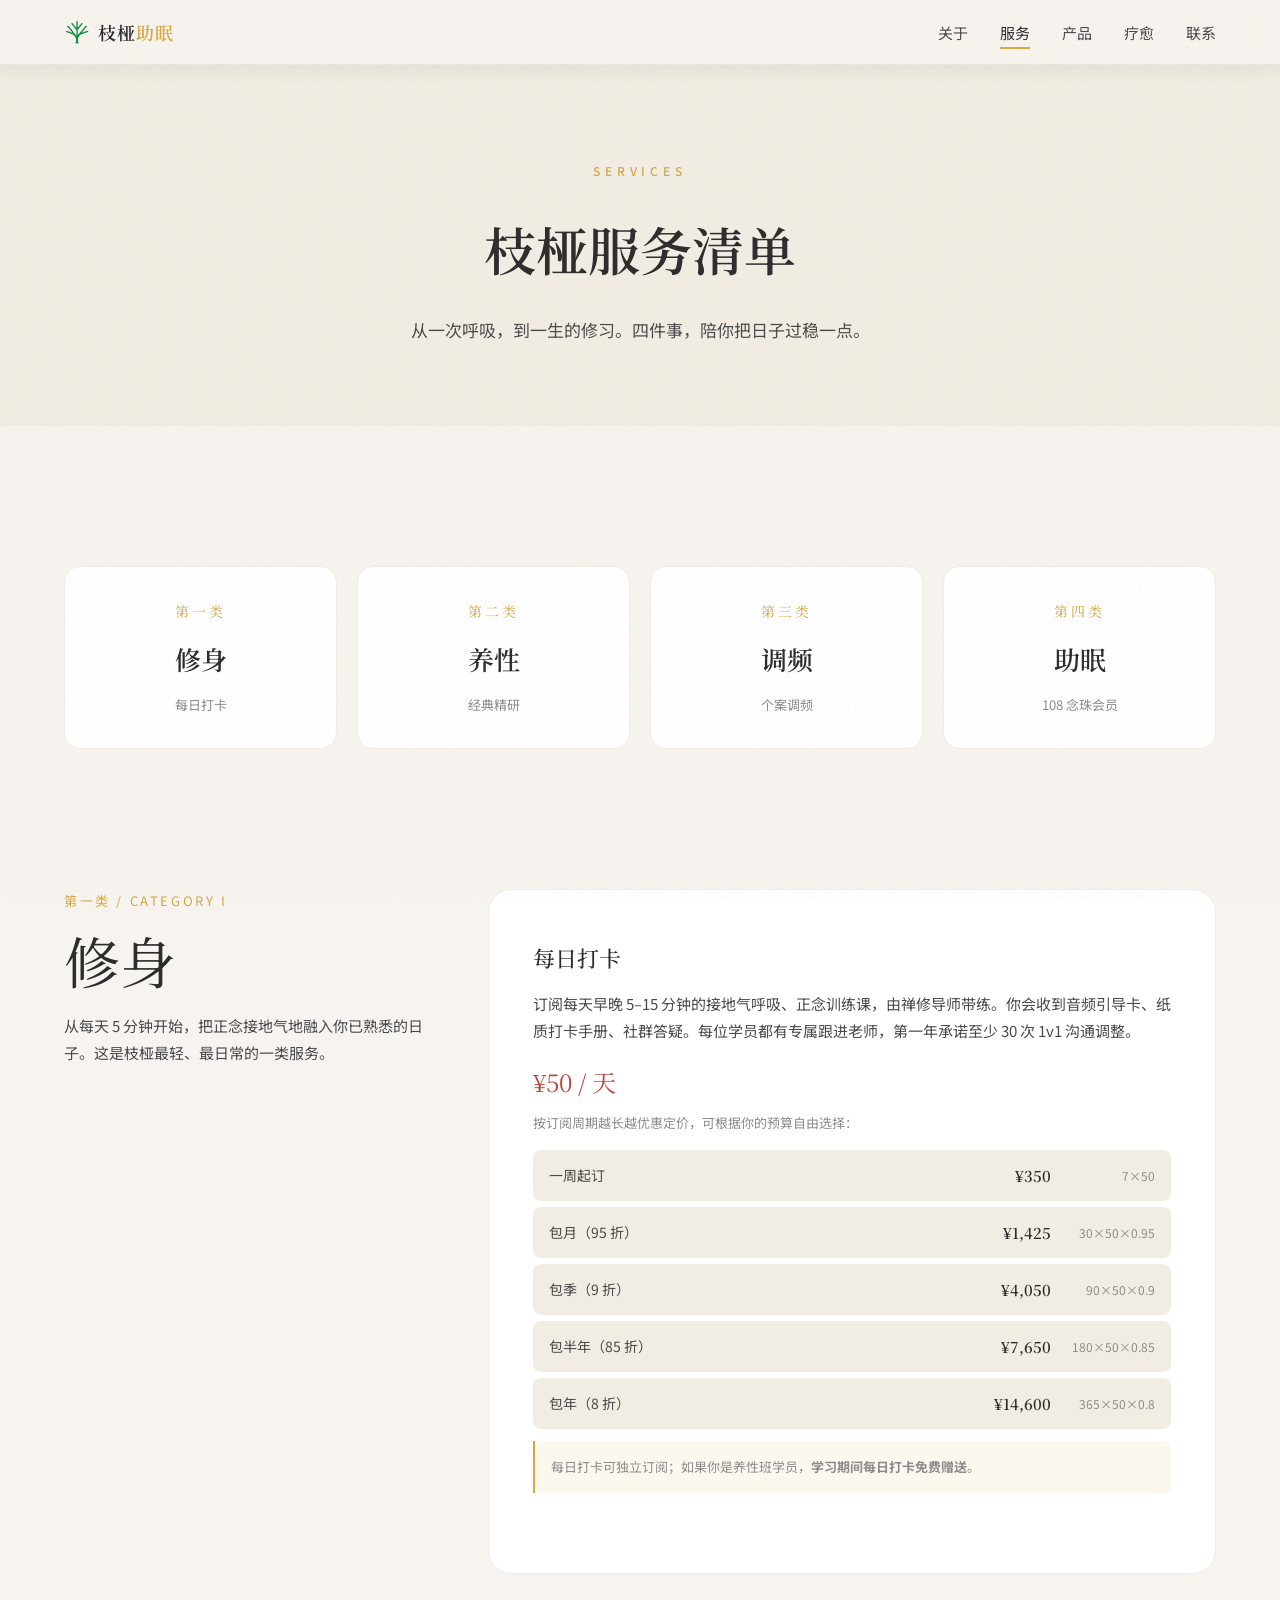
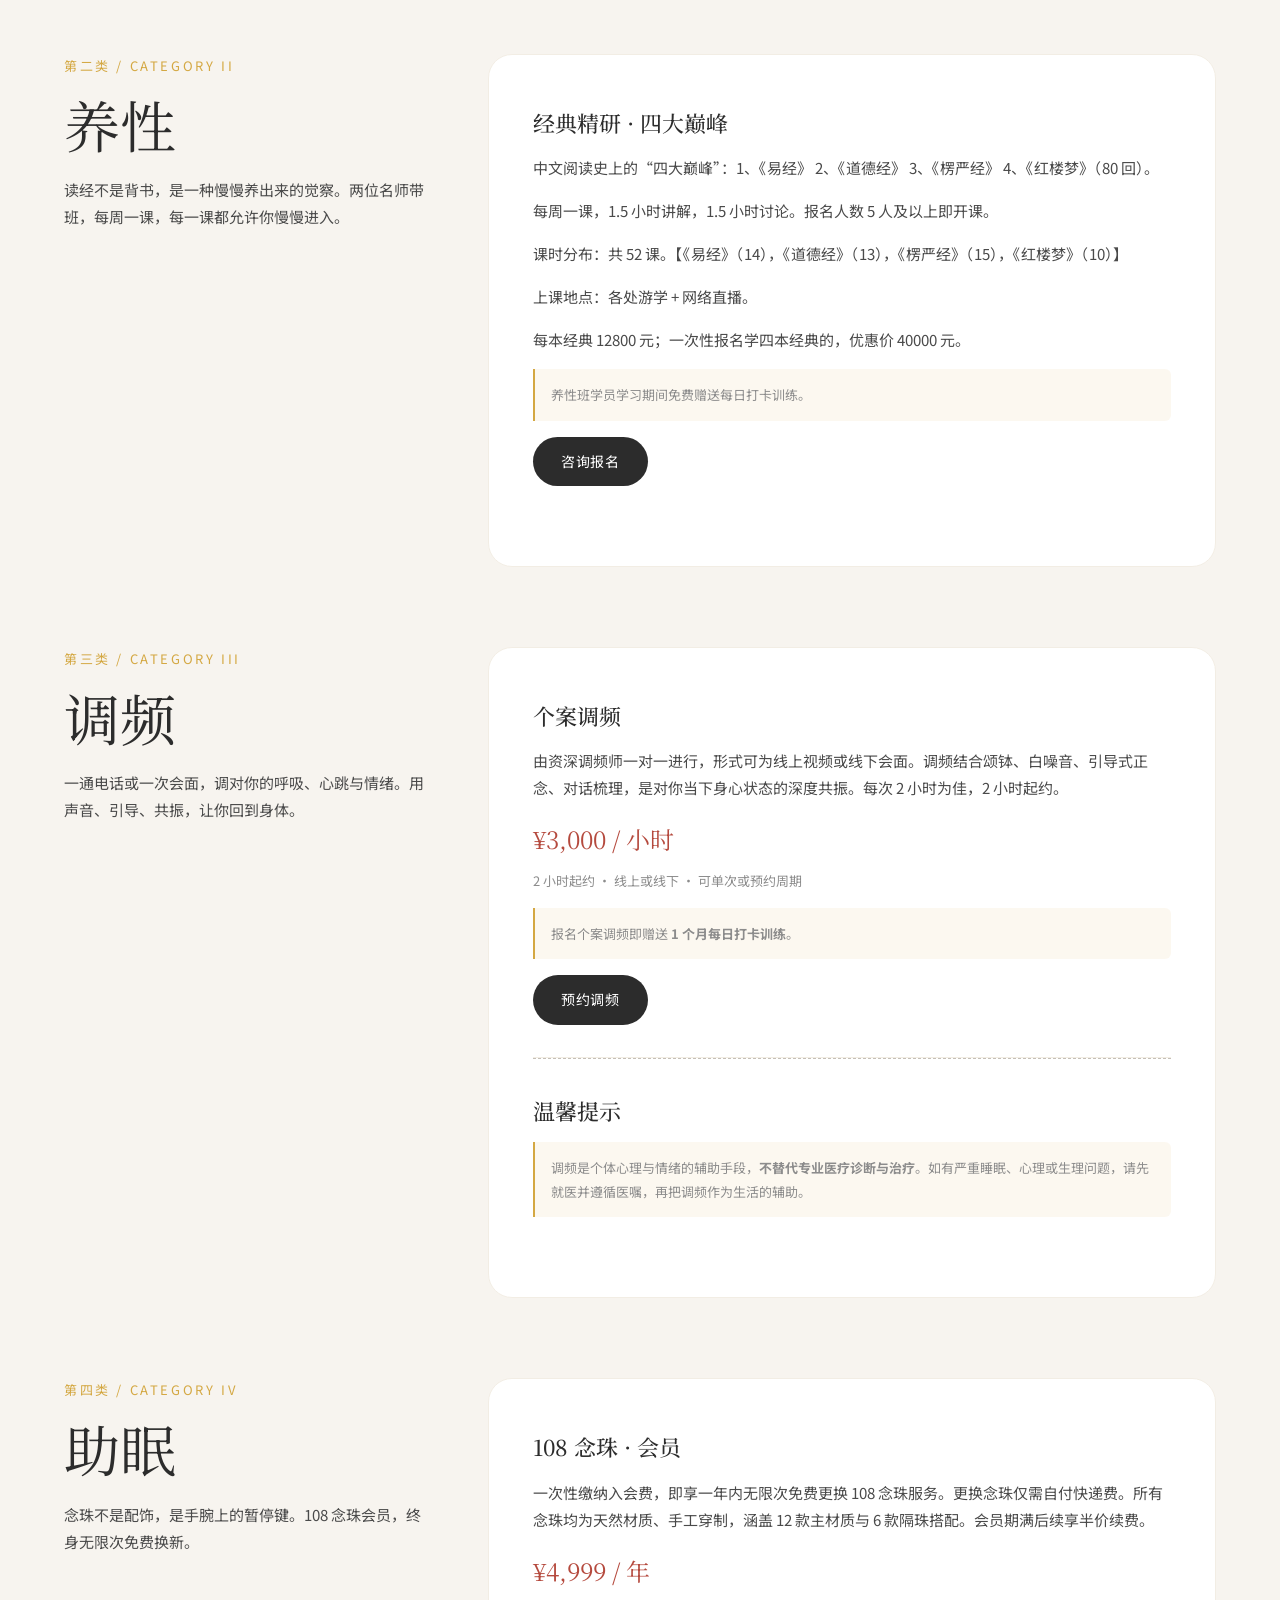
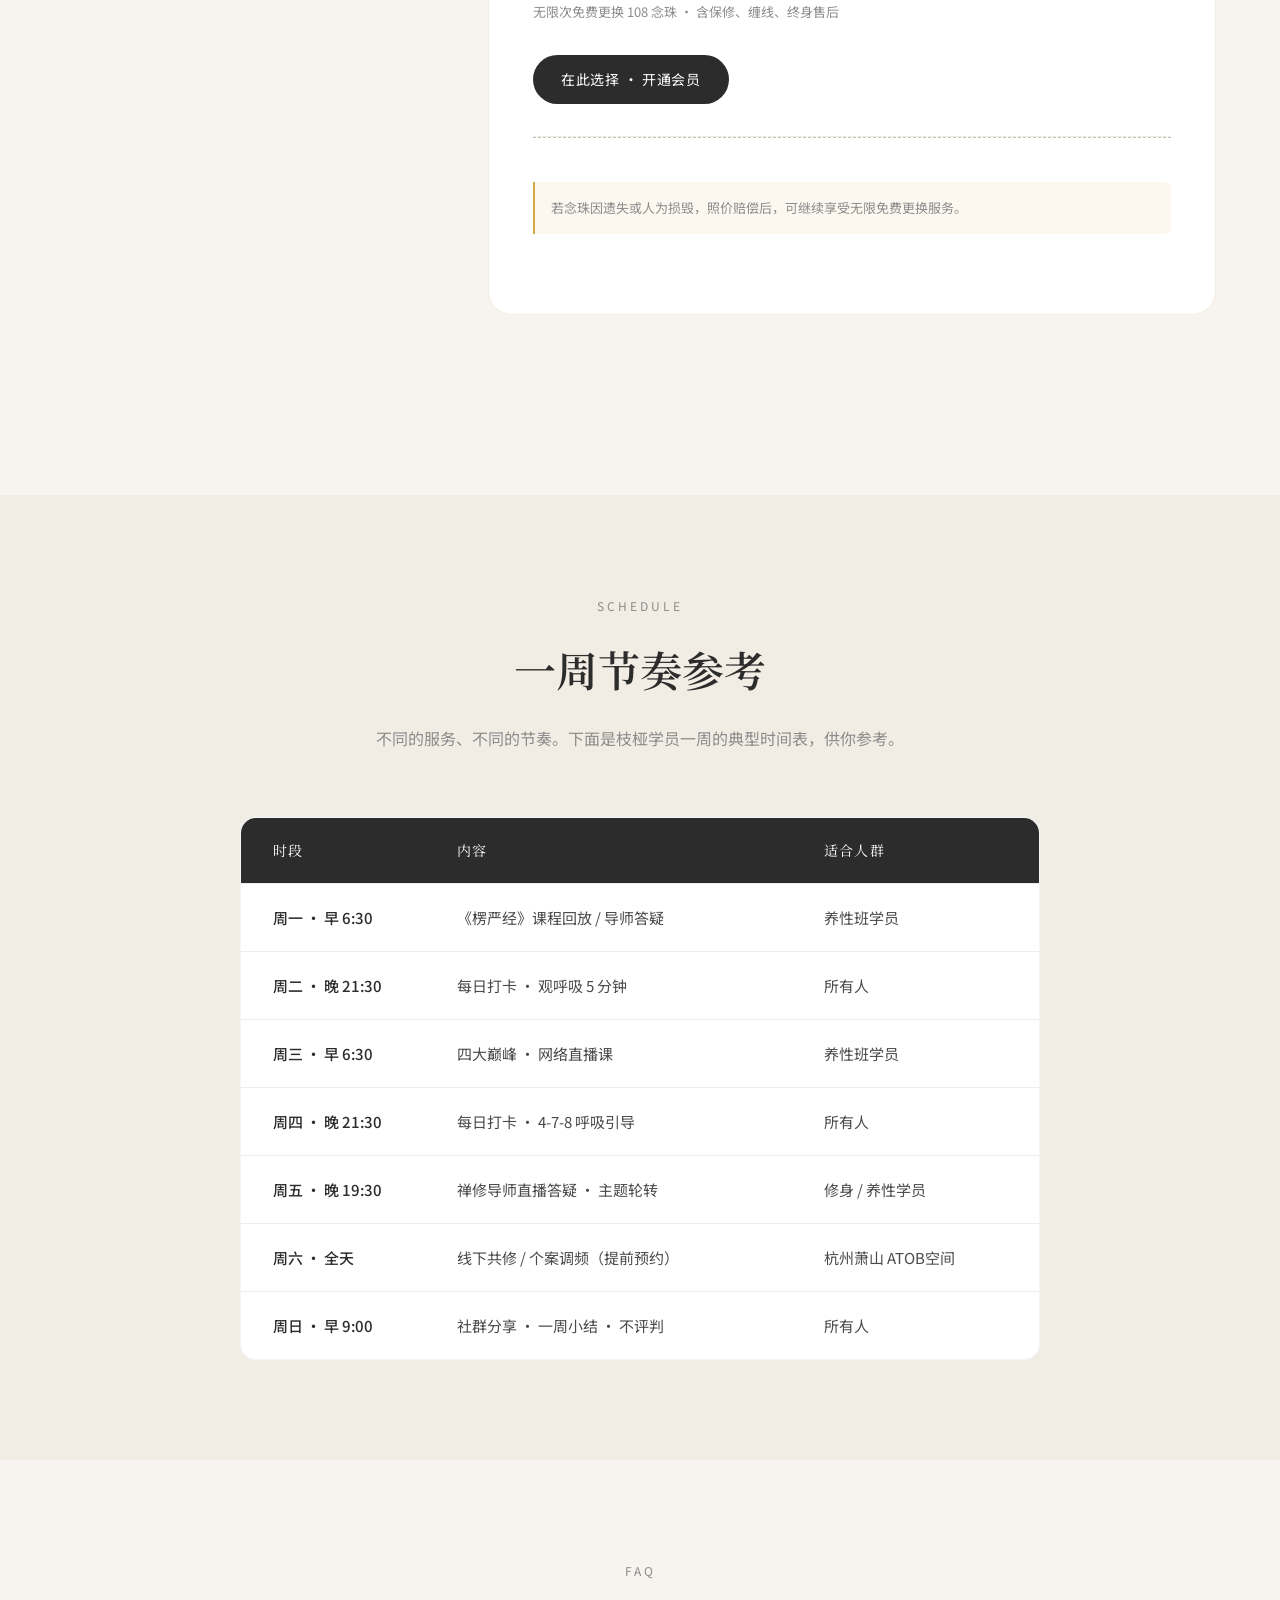
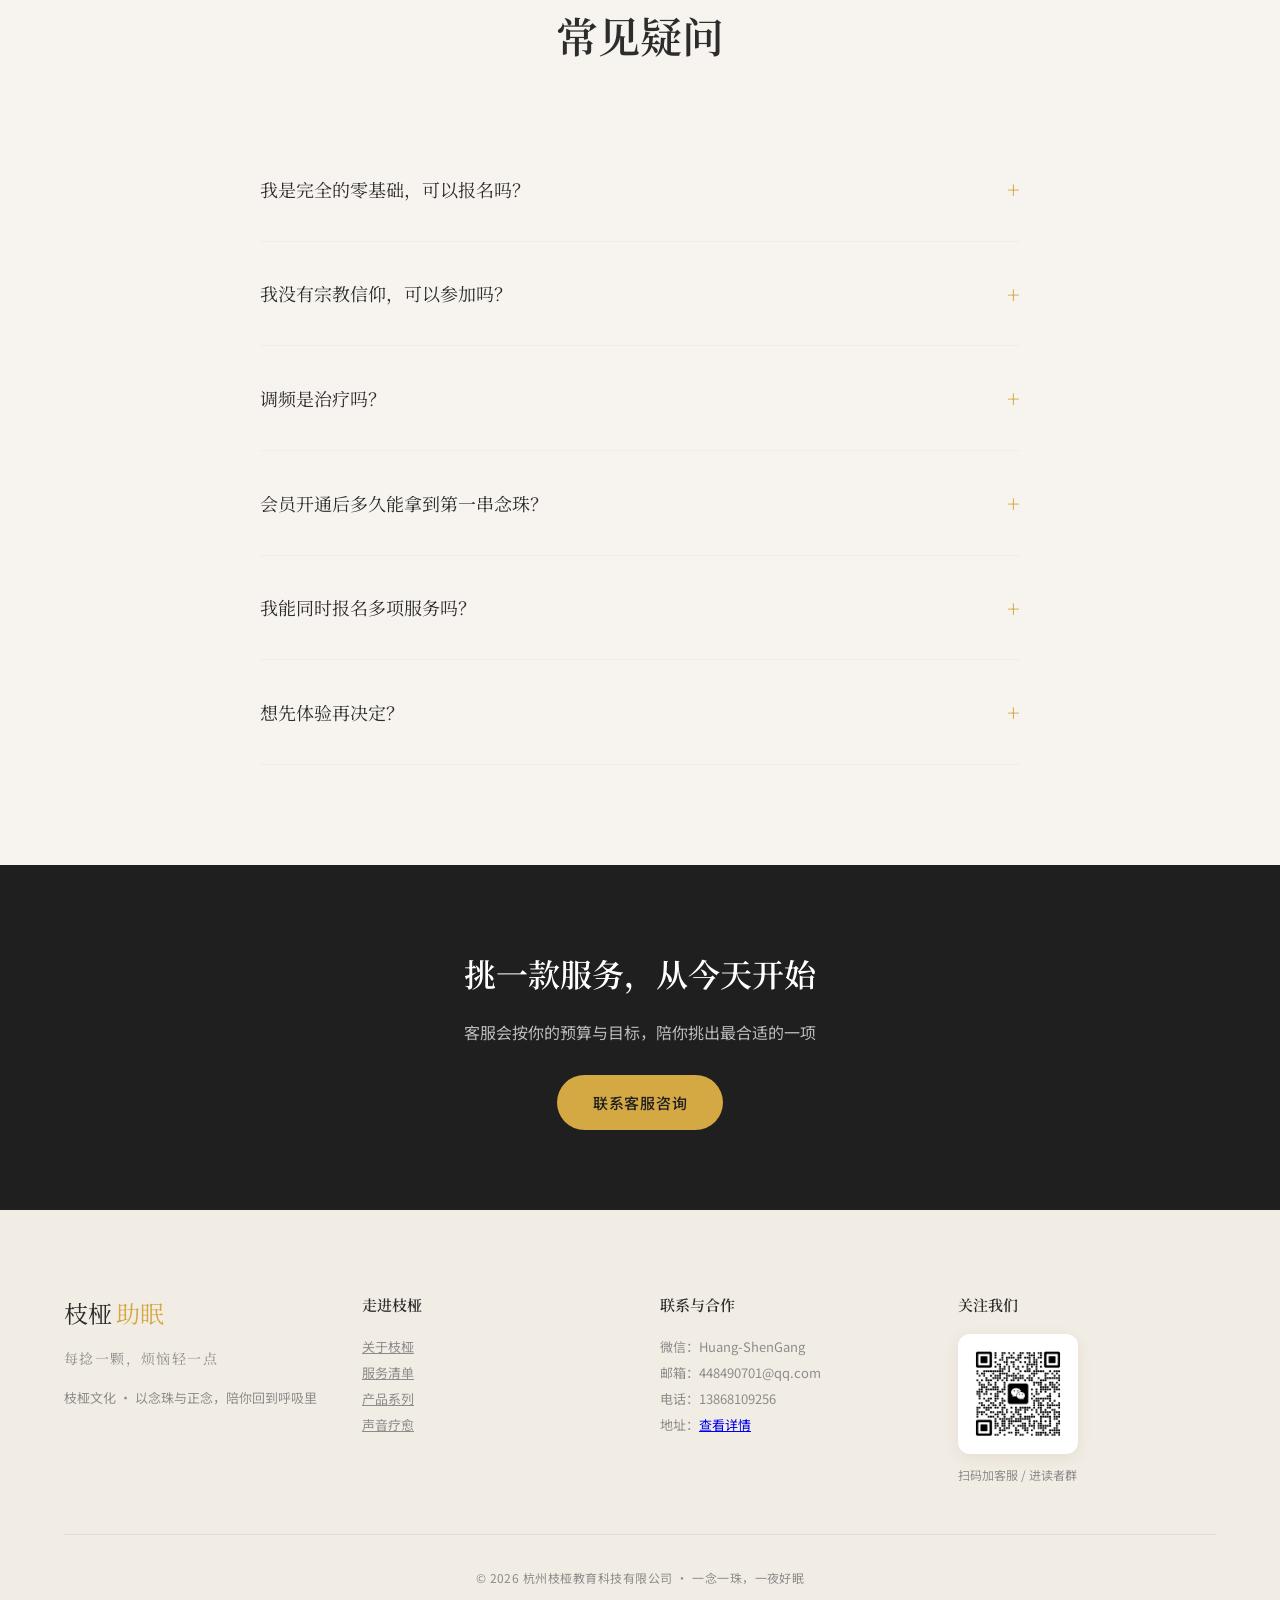
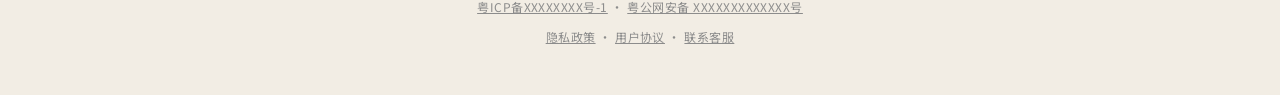
<file: services.html>
<!DOCTYPE html>
<html lang="zh-CN" data-page-node-id="2USDJVGTeWOKMlsa01l3Yu">
<head data-page-node-id="b2uAmLNuPrwPuFloi5pJNd">
  <meta charset="UTF-8" data-page-node-id="Ki8t6yH3qe1DNfm8Owo2Lf">
  <meta name="viewport" content="width=device-width, initial-scale=1.0, maximum-scale=1.0, user-scalable=no" data-page-node-id="AqcrAgYpZBFm5EPJoirgt1">
  <title>服务清单 · 枝桠助眠</title>
  <meta name="description" content="枝桠助眠四类服务：修身（每日打卡）、养性（经典班）、调频（个案咨询）、炼器（108 念珠会员）。" data-page-node-id="qYzg9wbPFFnje0uVsVgb1y">
  <meta name="keywords" content="枝桠助眠,服务清单,正念训练,经典精研,调频,108念珠会员,修身养性" data-page-node-id="uK0eVMNjEfRnYE8VBshLqD">
  <meta property="og:type" content="website" data-page-node-id="dSmqHgZObOHQSLagSX3HDZ">
  <meta property="og:title" content="服务清单 · 枝桠助眠" data-page-node-id="eFcchKKRGek9GG9PfJXMmn">
  <meta property="og:description" content="从一次呼吸，到一生的修习。四件事，陪你把日子过稳一点。" data-page-node-id="VhgrLpx90Zt7CWLOm0YjmW">
  <meta property="og:image" content="https://zhiya-help-sleep.pages.dev/logo.png" data-page-node-id="TRaRVAv4JpiXM2cxykE87h">
  <meta property="og:image:width" content="350">
  <meta property="og:image:height" content="350">
  <meta property="og:url" content="./services.html" data-page-node-id="FmRAT7mQ0fXsuQF2bZWmCY">
  <link rel="canonical" href="./services.html" data-page-node-id="Fp1uTt0XZyUB0B7TlgVirA">
  <link rel="preconnect" href="https://fonts.googleapis.com" data-page-node-id="PcjC3bzhEhXbqMBzvBvlnk">
  <link rel="preconnect" href="https://fonts.gstatic.com" crossorigin data-page-node-id="S05C8QEhaXTai4NcyTC8Hd">
  <link href="https://fonts.googleapis.com/css2?family=Noto+Sans+SC:wght@300;400;500&family=Noto+Serif+SC:wght@400;600;700&display=swap" rel="stylesheet" data-page-node-id="VoBl9ClgrQ7SF6wmwvq8sl">
  <link rel="stylesheet" href="./assets/site.css" data-page-node-id="OUoe3q1TEIcrhmYw98ggcz">
  <style>
    .services-hero {
      padding: 160px 0 80px;
      text-align: center;
      background: var(--bg-warm);
    }
    .services-hero .label {
      font-size: 12px;
      letter-spacing: 0.4em;
      color: var(--beeswax);
      margin-bottom: 20px;
      font-weight: 500;
    }
    .services-hero h1 {
      font-family: 'Noto Serif SC', serif;
      font-size: 52px;
      color: var(--ink);
      margin-bottom: 20px;
    }
    .services-hero p.lead {
      font-size: 17px;
      color: var(--ink-light);
      max-width: 620px;
      margin: 0 auto;
      line-height: 1.8;
    }
    .services-overview {
      padding: 80px 0 40px;
    }
    .services-overview-grid {
      display: grid;
      grid-template-columns: repeat(4, 1fr);
      gap: 20px;
      margin-top: 60px;
    }
    .services-overview-card {
      padding: 32px 24px;
      background: var(--white);
      border-radius: 16px;
      border: 1px solid var(--bg-warm);
      text-align: center;
      transition: all 0.3s ease;
      cursor: pointer;
      text-decoration: none;
      color: var(--ink);
      display: block;
    }
    .services-overview-card:hover {
      transform: translateY(-4px);
      box-shadow: 0 12px 32px var(--shadow-hover);
      border-color: var(--beeswax);
    }
    .services-overview-card .num {
      font-family: 'Noto Serif SC', serif;
      font-size: 14px;
      color: var(--beeswax);
      letter-spacing: 0.2em;
      margin-bottom: 12px;
    }
    .services-overview-card h3 {
      font-family: 'Noto Serif SC', serif;
      font-size: 26px;
      color: var(--ink);
      margin-bottom: 10px;
    }
    .services-overview-card .cn {
      font-size: 13px;
      color: var(--gray);
    }
    .service-detail {
      padding: 100px 0;
    }
    .service-detail-inner {
      display: grid;
      grid-template-columns: 1fr 2fr;
      gap: 60px;
      align-items: start;
      margin-bottom: 80px;
    }
    .service-detail-head {
      position: sticky;
      top: 100px;
    }
    .service-detail-head .cat-no {
      font-size: 13px;
      color: var(--beeswax);
      letter-spacing: 0.2em;
      margin-bottom: 14px;
    }
    .service-detail-head .cat-name {
      font-family: 'Noto Serif SC', serif;
      font-size: 56px;
      color: var(--ink);
      line-height: 1.2;
      margin-bottom: 18px;
    }
    .service-detail-head .cat-tagline {
      font-size: 15px;
      color: var(--ink-light);
      line-height: 1.8;
    }
    .service-detail-body {
      background: var(--white);
      border-radius: 24px;
      padding: 48px 44px;
      border: 1px solid var(--bg-warm);
    }
    .service-item {
      padding: 32px 0;
      border-bottom: 1px solid var(--bg-warm);
    }
    .service-item:last-child {
      border-bottom: none;
    }
    .service-item-title {
      font-family: 'Noto Serif SC', serif;
      font-size: 22px;
      color: var(--ink);
      margin-bottom: 12px;
    }
    .service-item-desc {
      font-size: 15px;
      color: var(--ink-light);
      line-height: 1.8;
      margin-bottom: 16px;
    }
    .service-item-price {
      font-family: 'Noto Serif SC', serif;
      font-size: 24px;
      color: var(--cinnabar);
      margin-bottom: 8px;
    }
    .service-item-price-sub {
      font-size: 13px;
      color: var(--gray);
      margin-bottom: 16px;
    }
    .service-plans {
      list-style: none;
      padding: 0;
      margin: 0;
    }
    .service-plans li {
      display: flex;
      align-items: center;
      justify-content: space-between;
      padding: 12px 16px;
      border-radius: 8px;
      background: var(--bg-warm);
      margin-bottom: 6px;
      font-size: 14px;
      color: var(--ink-light);
      transition: background 0.2s ease;
    }
    .service-plans li:hover {
      background: #ece6da;
    }
    .service-plans li b {
      font-family: 'Noto Serif SC', serif;
      color: var(--ink);
      font-weight: 600;
      font-size: 15px;
    }
    .service-plans li i {
      font-style: normal;
      font-size: 12px;
      color: var(--gray);
    }
    .service-note {
      font-size: 13px;
      color: var(--gray);
      padding: 14px 16px;
      background: rgba(212,168,67,0.08);
      border-left: 2px solid var(--beeswax);
      border-radius: 0 6px 6px 0;
      margin: 12px 0 0 !important;
    }
    .service-link {
      display: inline-block;
      margin-top: 16px;
      padding: 12px 28px;
      background: var(--ink);
      color: var(--white);
      text-decoration: none;
      border-radius: 999px;
      font-size: 14px;
      letter-spacing: 0.05em;
      transition: all 0.3s ease;
      border: none;
      cursor: pointer;
      font-family: inherit;
    }
    .service-link:hover {
      background: var(--beeswax);
      color: var(--night);
    }
    .qr-modal {
      display: none;
      position: fixed;
      inset: 0;
      z-index: 1000;
      background: rgba(0,0,0,0.6);
      align-items: center;
      justify-content: center;
      padding: 20px;
    }
    .qr-modal.active {
      display: flex;
    }
    .qr-modal-content {
      background: var(--white);
      border-radius: 20px;
      padding: 36px 32px 28px;
      max-width: 360px;
      width: 100%;
      text-align: center;
      position: relative;
      box-shadow: 0 20px 60px rgba(0,0,0,0.25);
    }
    .qr-modal-close {
      position: absolute;
      top: 10px;
      right: 14px;
      width: 32px;
      height: 32px;
      border: none;
      background: transparent;
      font-size: 24px;
      color: var(--gray);
      cursor: pointer;
      line-height: 1;
      padding: 0;
    }
    .qr-modal-title {
      font-family: 'Noto Serif SC', serif;
      font-size: 22px;
      color: var(--ink);
      margin-bottom: 8px;
    }
    .qr-modal-sub {
      font-size: 14px;
      color: var(--gray);
      margin-bottom: 22px;
    }
    .qr-modal-img {
      width: 240px;
      height: 240px;
      border-radius: 12px;
      display: block;
      margin: 0 auto;
      background: var(--bg-warm);
      object-fit: contain;
    }
    body.qr-open {
      overflow: hidden;
    }
    .schedule-section {
      padding: 100px 0;
      background: var(--bg-warm);
    }
    .schedule-table {
      max-width: 800px;
      margin: 60px auto 0;
      background: var(--white);
      border-radius: 16px;
      overflow: hidden;
      border: 1px solid rgba(0,0,0,0.04);
    }
    .schedule-row {
      display: grid;
      grid-template-columns: 1fr 2fr 1fr;
      padding: 20px 32px;
      border-bottom: 1px solid var(--bg-warm);
      font-size: 15px;
      color: var(--ink-light);
      align-items: center;
    }
    .schedule-row:last-child {
      border-bottom: none;
    }
    .schedule-row.header {
      background: var(--ink);
      color: var(--white);
      font-family: 'Noto Serif SC', serif;
      font-size: 14px;
      letter-spacing: 0.1em;
    }
    .schedule-row .strong {
      color: var(--ink);
      font-weight: 500;
    }
    .faq-section {
      padding: 100px 0;
    }
    .faq-list {
      max-width: 760px;
      margin: 60px auto 0;
    }
    .faq-item {
      border-bottom: 1px solid var(--bg-warm);
      padding: 24px 0;
    }
    .faq-q {
      font-family: 'Noto Serif SC', serif;
      font-size: 18px;
      color: var(--ink);
      cursor: pointer;
      display: flex;
      justify-content: space-between;
      align-items: center;
      padding: 8px 0;
    }
    .faq-q::after {
      content: '+';
      color: var(--beeswax);
      font-size: 22px;
      transition: transform 0.3s ease;
    }
    .faq-item.open .faq-q::after {
      transform: rotate(45deg);
    }
    .faq-a {
      max-height: 0;
      overflow: hidden;
      transition: max-height 0.4s ease, padding 0.3s ease;
      font-size: 15px;
      color: var(--ink-light);
      line-height: 1.8;
    }
    .faq-item.open .faq-a {
      max-height: 400px;
      padding-top: 12px;
    }
    .cta-cta {
      padding: 80px 0;
      background: var(--night);
      color: var(--white);
      text-align: center;
    }
    .cta-cta h2 {
      font-family: 'Noto Serif SC', serif;
      font-size: 32px;
      margin-bottom: 16px;
    }
    .cta-cta p {
      color: rgba(255,255,255,0.7);
      margin-bottom: 28px;
    }
    .cta-cta .btn {
      display: inline-block;
      padding: 14px 36px;
      background: var(--beeswax);
      color: var(--night);
      text-decoration: none;
      border-radius: 999px;
      font-weight: 500;
    }
    @media (max-width: 768px) {
      .services-hero h1 { font-size: 32px; }
      .services-overview-grid { grid-template-columns: repeat(2, 1fr); }
      .service-detail-inner { grid-template-columns: 1fr; gap: 24px; }
      .service-detail-head { position: static; }
      .service-detail-head .cat-name { font-size: 36px; }
      .service-detail-body { padding: 28px 22px; }
      .schedule-row { grid-template-columns: 1fr; gap: 6px; padding: 16px 18px; font-size: 13px; }
    }
  </style>
</head>
<body data-page-node-id="GfroKrYDQY51Cg0Zczha1K">

  <header class="site-nav scrolled" id="siteNav" data-page-node-id="iwUF0F1GDofGsKyzwN7AWT">
    <div class="nav-inner" data-page-node-id="5nDSqwBHVFuiiT6tmwrsN5">
      <a href="./index.html" class="nav-brand" data-page-node-id="6QY7bXrn6S3izEKUZDBbHM"><img src="./logo.png" alt="枝桠助眠" class="nav-logo">枝桠<span data-page-node-id="3lvlPZOFONU8zcxx4iE9n5">助眠</span></a>
      <button class="nav-toggle" id="navToggle" aria-label="菜单" aria-expanded="false" data-page-node-id="F9Sgb1mV62gvmhz7PyZYpI">
        <span data-page-node-id="bD5c23y7m3PBwAvH5jzWho"></span><span data-page-node-id="IIgrgqmiWuCqiaUC3fAUJS"></span><span data-page-node-id="0WHNj40g4uV5wmdhwSCbfb"></span>
      </button>
      <ul class="nav-links" id="navLinks" data-page-node-id="UIjtSnH36dsqh5JFOGOflX">
        <li data-page-node-id="BuLIht1SBCmUalEF4MebPA"><a href="./about.html" class="nav-link" data-page-node-id="uo4M8R7jDpjADbCAAxW0dO">关于</a></li>
        <li data-page-node-id="w3SJ0N5EZM350fxqroP2O3"><a href="./services.html" class="nav-link active" data-page-node-id="XHTgEUAqE2xui2toZdGVC3">服务</a></li>
        <li data-page-node-id="7mK67ycEpYSxl8Mgb3PMwk"><a href="./products.html" class="nav-link" data-page-node-id="LjkXH1C5eM2aHEuKyMQurb">产品</a></li>
        <li data-page-node-id="VdvuC7k4Pb3ReVdhgSaT92"><a href="./index.html#healing" class="nav-link" data-page-node-id="URWeT0OCHP7YSapEQIwFaF">疗愈</a></li>
        <li data-page-node-id="yxC47v8ANWPAAZeMpu9rhN"><a href="./contact.html" class="nav-link" data-page-node-id="kiA8qnoVJbRSpikNPcA4XN">联系</a></li>
      </ul>
    </div>
  </header>

  <section class="services-hero" data-page-node-id="VjGeKAMaLeH35L6eJ1Un3j">
    <div class="container" data-page-node-id="WFrJRroIl8W3Del4L78bPl">
      <div class="label" data-page-node-id="UNWWJwa4WlkNmyGq6Cgcdx">SERVICES</div>
      <h1 data-page-node-id="d7fw8umsmh4C3zSBYFRNCn">枝桠服务清单</h1>
      <p class="lead" data-page-node-id="0XkdwDktsaIiHtquNLFVLe">从一次呼吸，到一生的修习。四件事，陪你把日子过稳一点。</p>
    </div>
  </section>

  <section class="services-overview" data-page-node-id="KLHMtoko8j6Wcvb3wbf5Mp">
    <div class="container" data-page-node-id="1HhZTzcQVxbEwiLNZxE3p8">
      <div class="services-overview-grid" data-page-node-id="IjTkLSjZMNvrXNFobHiDjz">
        <a href="#xiu" class="services-overview-card" data-page-node-id="XfztKbL9XZZuGiDWEJ6evX">
          <div class="num" data-page-node-id="Hh6nDf3Hdlpgl9DhbiAyRk">第一类</div>
          <h3 data-page-node-id="eYiktecdd9wOoenKlzrYAV">修身</h3>
          <div class="cn" data-page-node-id="X2qAoZEDrrD87J7RvVADLF">每日打卡</div>
        </a>
        <a href="#yang" class="services-overview-card" data-page-node-id="UldRcnlC2HmXvvtlpjHXCJ">
          <div class="num" data-page-node-id="D846flbbffiCDGChloS3OB">第二类</div>
          <h3 data-page-node-id="AKstpq0ZJZS2BlgeJgFxu6">养性</h3>
          <div class="cn" data-page-node-id="xJqRsEQoqplmiSGhdYSw9T">经典精研</div>
        </a>
        <a href="#diao" class="services-overview-card" data-page-node-id="1UlLLthIY5qCMIEuK9DTpv">
          <div class="num" data-page-node-id="cVlcyNFBcuILZD1eeFQ3GT">第三类</div>
          <h3 data-page-node-id="UzsFFCzi51YuhFoxCSOkr2">调频</h3>
          <div class="cn" data-page-node-id="BWu7PCrug8zkx7yD8wrk8C">个案调频</div>
        </a>
        <a href="#lian" class="services-overview-card" data-page-node-id="6a2qwDwCFuxkSvRbm93ukd">
          <div class="num" data-page-node-id="sH0jPuJodo9zAIKmJpvTZV">第四类</div>
          <h3 data-page-node-id="NTKsba1q1swpBoZxWB0Q8X">助眠</h3>
          <div class="cn" data-page-node-id="LfBjOen0zQviKrRCGD0NgC">108 念珠会员</div>
        </a>
      </div>
    </div>
  </section>

  <section class="service-detail" id="xiu" data-page-node-id="4r4EZNtPtxwzEpmGo9See8">
    <div class="container" data-page-node-id="VyZoJHC1lJ4MNMvJBqwHXJ">
      <div class="service-detail-inner" data-page-node-id="b0eDQ9Monb8xwZmTQUbZsM">
        <div class="service-detail-head" data-page-node-id="WkvZBsmLLsENMnU2TBtzdm">
          <div class="cat-no" data-page-node-id="oTrJIfNvIUeyrWFlck2RFh">第一类 / CATEGORY I</div>
          <div class="cat-name" data-page-node-id="HxA9etzOYLhxnWsDK0RX4Y">修身</div>
          <p class="cat-tagline" data-page-node-id="0AFamHK1cYImtZvTXQDNmf">从每天 5 分钟开始，把正念接地气地融入你已熟悉的日子。这是枝桠最轻、最日常的一类服务。</p>
        </div>
        <div class="service-detail-body" data-page-node-id="mZiDePc1I4BgT48MkSVcgq">
          <div class="service-item" data-page-node-id="qu3soM4poo12xD7U3gKPNG">
            <h3 class="service-item-title" data-page-node-id="46MoPojXRpbyRsJqI2a35O">每日打卡</h3>
            <p class="service-item-desc" data-page-node-id="zvwJNKnrtVVnw1lhlCG5Xo">订阅每天早晚 5–15 分钟的接地气呼吸、正念训练课，由禅修导师带练。你会收到音频引导卡、纸质打卡手册、社群答疑。每位学员都有专属跟进老师，第一年承诺至少 30 次 1v1 沟通调整。</p>
            <div class="service-item-price" data-page-node-id="beVbTKEoFmogyy3HxbaCNZ">¥50 / 天</div>
            <p class="service-item-price-sub" data-page-node-id="z0r65Wkd2FLzAmjrs9Iudh">按订阅周期越长越优惠定价，可根据你的预算自由选择：</p>
            <ul class="service-plans" data-page-node-id="Yqkf94b62IVrHPnpNHidM3">
              <li data-page-node-id="9tg3wkftrUVNxLzzSY0NKR"><span data-page-node-id="if7AkGWcrDNDZhUzuaWAoN">一周起订</span><b data-page-node-id="ucBsRCSJNRg6OeJ7srANW7">¥350</b><i data-page-node-id="3UZdcATX6u1TurwIeA8IM3">7×50</i></li>
              <li data-page-node-id="PBmBWEB2btbvIkH8e5ekCX"><span data-page-node-id="i8V7A5rGbL0DuAcGEZLVcz">包月（95 折）</span><b data-page-node-id="MDaoAyqDu6BneLHaM7b9rD">¥1,425</b><i data-page-node-id="KN3ylekbDMNDvAZSWtzEuQ">30×50×0.95</i></li>
              <li data-page-node-id="Dgqg7GEuDG35yGlZDli7oO"><span data-page-node-id="DJ5qQHqyPwSUE6ge5v4aXb">包季（9 折）</span><b data-page-node-id="V111LQMBc9zNZqkyxk1lar">¥4,050</b><i data-page-node-id="94JGQ74MdcVyEA7ldK2n08">90×50×0.9</i></li>
              <li data-page-node-id="bP2Avo5OZjuQFxLMdrgOSF"><span data-page-node-id="kTY7wfHGDfQGyPrBmK8xZG">包半年（85 折）</span><b data-page-node-id="DaYdrPMHUpBy5AY79aASNj">¥7,650</b><i data-page-node-id="ocQWeFsgBFeddmmSj138NN">180×50×0.85</i></li>
              <li data-page-node-id="D9Eo4DylOCGX57qmMYTCfB"><span data-page-node-id="1VuoKkT2GqneNh1vElovmn">包年（8 折）</span><b data-page-node-id="RXMy4y7IVANkQoAxCbA9OF">¥14,600</b><i data-page-node-id="N9GwnV3bQwykPH4MPJa1s3">365×50×0.8</i></li>
            </ul>
            <p class="service-item-desc service-note" data-page-node-id="qhESNX6QMFPtX7UPujsVAd">每日打卡可独立订阅；如果你是养性班学员，<strong data-page-node-id="egKguHfQ8tKn0aiUuPEeHu">学习期间每日打卡免费赠送</strong>。</p>
          </div>
        </div>
      </div>

      <div class="service-detail-inner" id="yang" data-page-node-id="n8DGeXrGvop2IJCYGsH8nw">
        <div class="service-detail-head" data-page-node-id="QOGhd2si3EIWpcpCQ7rLjx">
          <div class="cat-no" data-page-node-id="HXIcHUCcZ1f1r2UoUf2M99">第二类 / CATEGORY II</div>
          <div class="cat-name" data-page-node-id="2RXQgu4ng0pGmGb8lIffje">养性</div>
          <p class="cat-tagline" data-page-node-id="QiNvWrOLIDQ6Oz9HznRCUD">读经不是背书，是一种慢慢养出来的觉察。两位名师带班，每周一课，每一课都允许你慢慢进入。</p>
        </div>
        <div class="service-detail-body" data-page-node-id="1BSSLC6XNDM7sBCgSxBF1t">
          <div class="service-item" data-page-node-id="VCGDE5QCcOHacIg24ynjaB">
            <h3 class="service-item-title" data-page-node-id="8YENJ5bk3QqH0AEi2bBDzb">经典精研 · 四大巅峰</h3>
            <p class="service-item-desc" data-page-node-id="Iiy7JIP4KmFmHhyuUomOXs">中文阅读史上的“四大巅峰”：1、《易经》  2、《道德经》  3、《楞严经》  4、《红楼梦》（80 回）。</p>
            <p class="service-item-desc" data-page-node-id="yangline00000000000002">每周一课，1.5 小时讲解，1.5 小时讨论。报名人数 5 人及以上即开课。</p>
            <p class="service-item-desc" data-page-node-id="yangline00000000000003">课时分布：共 52 课。【《易经》（14），《道德经》（13），《楞严经》（15），《红楼梦》（10）】</p>
            <p class="service-item-desc" data-page-node-id="yangline00000000000004">上课地点：各处游学 + 网络直播。</p>
            <p class="service-item-desc" data-page-node-id="yangline00000000000005">每本经典 12800 元；一次性报名学四本经典的，优惠价 40000 元。</p>
            <p class="service-item-desc service-note" data-page-node-id="yangline00000000000006">养性班学员学习期间免费赠送每日打卡训练。</p>
            <button type="button" class="service-link js-qr-trigger" data-qr-title="扫码咨询报名" data-page-node-id="NzsUg4X7VdwVmhEzEy6A1F">咨询报名</button>
          </div>
        </div>
      </div>

      <div class="service-detail-inner" id="diao" data-page-node-id="lRk7oFbcWy98GHd877FlZS">
        <div class="service-detail-head" data-page-node-id="PP1GHMN7SmdsnbkV3CG1I0">
          <div class="cat-no" data-page-node-id="IgE9a9HNC1RS3Rbpb7CdZO">第三类 / CATEGORY III</div>
          <div class="cat-name" data-page-node-id="ATn6da8OyOQGhbaYSSfbFf">调频</div>
          <p class="cat-tagline" data-page-node-id="QUqSRnswZOBeE1StuxX28h">一通电话或一次会面，调对你的呼吸、心跳与情绪。用声音、引导、共振，让你回到身体。</p>
        </div>
        <div class="service-detail-body" data-page-node-id="2nZpmAEbuSo4aEqE8cawUs">
          <div class="service-item" data-page-node-id="R6B21JnAC071tZaYUB00yb">
            <h3 class="service-item-title" data-page-node-id="ZZFVCJfYThhA8jAhOZBBSY">个案调频</h3>
            <p class="service-item-desc" data-page-node-id="72KX1A16HYw8h8ANFlHNsJ">由资深调频师一对一进行，形式可为线上视频或线下会面。调频结合颂钵、白噪音、引导式正念、对话梳理，是对你当下身心状态的深度共振。每次 2 小时为佳，2 小时起约。</p>
            <div class="service-item-price" data-page-node-id="p2tUZzl0Ehx3R1GtJFbPLS">¥3,000 / 小时</div>
            <p class="service-item-price-sub" data-page-node-id="2qBnl5b8Y9gP9YHxzuopK0">2 小时起约 · 线上或线下 · 可单次或预约周期</p>
            <p class="service-item-desc service-note" data-page-node-id="ZyXYIErEfh2LccEUGLYoBV">报名个案调频即赠送 <strong data-page-node-id="qGp5ZFNMxYbGsvG3HNoJgG">1 个月每日打卡训练</strong>。</p>
            <button type="button" class="service-link js-qr-trigger" data-qr-title="扫码预约调频" data-page-node-id="lWOEiloy3BzJ1rYEMVwXgE">预约调频</button>
          </div>

          <div class="service-item" data-page-node-id="hVM8a0wAbZR4PXJ6IiU7zI">
            <h3 class="service-item-title" data-page-node-id="U3KWVlGe57EXzFeXIQ4hQg">温馨提示</h3>
            <p class="service-item-desc service-note" data-page-node-id="RhE6uI1tVQfv0uy5PYe6LO">调频是个体心理与情绪的辅助手段，<strong data-page-node-id="flh3yK3VqYqYgcTFRyEoQL">不替代专业医疗诊断与治疗</strong>。如有严重睡眠、心理或生理问题，请先就医并遵循医嘱，再把调频作为生活的辅助。</p>
          </div>
        </div>
      </div>

      <div class="service-detail-inner" id="lian" data-page-node-id="M3wYK8Xu46huoF0GmgfWTw">
        <div class="service-detail-head" data-page-node-id="EZgVY0kALjUFXHPtWmKONy">
          <div class="cat-no" data-page-node-id="BSvqSIbEqNS9p5pCMNR8SV">第四类 / CATEGORY IV</div>
          <div class="cat-name" data-page-node-id="GKLjtYMIGXI9oH7xAbyWM3">助眠</div>
          <p class="cat-tagline" data-page-node-id="KG607yGTjFTT0gTGFQIZ8S">念珠不是配饰，是手腕上的暂停键。108 念珠会员，终身无限次免费换新。</p>
        </div>
        <div class="service-detail-body" data-page-node-id="aShEjyxf19mmxdK1QJIz4C">
          <div class="service-item" data-page-node-id="zFWhFygHVvkoEJEeDQkmhy">
            <h3 class="service-item-title" data-page-node-id="RpqGi00ztMZ0qKuNQTkAPR">108 念珠 · 会员</h3>
            <p class="service-item-desc" data-page-node-id="tdGnEG8fa8NKwaMClkbKsg">一次性缴纳入会费，即享一年内无限次免费更换 108 念珠服务。更换念珠仅需自付快递费。所有念珠均为天然材质、手工穿制，涵盖 12 款主材质与 6 款隔珠搭配。会员期满后续享半价续费。</p>
            <div class="service-item-price" data-page-node-id="gKpaYzd8OiiTQbpQOLlhkY">¥4,999 / 年</div>
            <p class="service-item-price-sub" data-page-node-id="SrUKPgTfaBR5zJK8JN7FTh">无限次免费更换 108 念珠 · 含保修、缠线、终身售后</p>
            <button type="button" class="service-link js-qr-trigger" data-qr-title="扫码加入 108 念珠会员" data-page-node-id="xwkJEKoW2a9ML1I83kkpLJ">在此选择 · 开通会员</button>
          </div>

          <div class="service-item" data-page-node-id="ms4RXk5q7fPnPctHoI7rIS">
            <p class="service-item-desc service-note" data-page-node-id="xC3SWuUVkvNlouHlw6FIcR">若念珠因遗失或人为损毁，照价赔偿后，可继续享受无限免费更换服务。</p>
          </div>
        </div>
      </div>
    </div>
  </section>

  <section class="schedule-section" data-page-node-id="66HiXlQNfEbJcEDbdELSX5">
    <div class="container" data-page-node-id="ITZDOqzdAyDW4T11xulCGJ">
      <div class="section-header" data-page-node-id="WuAn5ItZOkuCoPjmwMNuR1">
        <div class="section-label" data-page-node-id="Vc4fjopjLUk9Jdy37mPzQE">SCHEDULE</div>
        <h2 class="section-title" data-page-node-id="cCXUoQ02auXSPkRtEA3mPx">一周节奏参考</h2>
        <p class="section-desc" data-page-node-id="sAwTCGqWLXs2ejNSb6sy7S">不同的服务、不同的节奏。下面是枝桠学员一周的典型时间表，供你参考。</p>
      </div>
      <div class="schedule-table" data-page-node-id="mDGPhd6adCFNWq3Z3B7ESD">
        <div class="schedule-row header" data-page-node-id="JQPFHEZ92HrnSwark2ZZIr">
          <div data-page-node-id="oxM5uOYpyGggOVhvH8yKXt">时段</div>
          <div data-page-node-id="T8PU5wK8tBBYB6zJVCOPFf">内容</div>
          <div data-page-node-id="oPh0uQiaahkfIhi9um48S4">适合人群</div>
        </div>
        <div class="schedule-row" data-page-node-id="ayyGRZ9wWsSIGJ3QlbEjz1">
          <div class="strong" data-page-node-id="dTKTOVKjFolwhyU0FJABoE">周一 · 早 6:30</div>
          <div data-page-node-id="LIL61WXuNngiIHFx0XpvRs">《楞严经》课程回放 / 导师答疑</div>
          <div data-page-node-id="zMJGZwfErBHOdX8h5gnLBy">养性班学员</div>
        </div>
        <div class="schedule-row" data-page-node-id="LIbp5V5N9SEZVlKxn4xClI">
          <div class="strong" data-page-node-id="iIuW864iNLd2i3JBMVmL12">周二 · 晚 21:30</div>
          <div data-page-node-id="w0GH5HkKncNjKlBoZI7ApF">每日打卡 · 观呼吸 5 分钟</div>
          <div data-page-node-id="yh1IedzUuZRm5o7gycJkVo">所有人</div>
        </div>
        <div class="schedule-row" data-page-node-id="ilNNPIjyuf2ZZ3weAA0EQ3">
          <div class="strong" data-page-node-id="O1NpOr7OF1htllnHKKJzQc">周三 · 早 6:30</div>
          <div data-page-node-id="5rFDAJz8nMVU75jpF5QfPJ">四大巅峰 · 网络直播课</div>
          <div data-page-node-id="F2eGnhupkpvrgWGhxlj4pg">养性班学员</div>
        </div>
        <div class="schedule-row" data-page-node-id="DcGD8kSQWmAlV4BoQYeN8a">
          <div class="strong" data-page-node-id="XWVVURvhyQm7mxWfCeG3ue">周四 · 晚 21:30</div>
          <div data-page-node-id="j7fakcoqbodloAMKnvYYoJ">每日打卡 · 4-7-8 呼吸引导</div>
          <div data-page-node-id="ILhWzZJfihfEFjHYAcqXjV">所有人</div>
        </div>
        <div class="schedule-row" data-page-node-id="tCNNVtjVSurHzuAiwVrSLI">
          <div class="strong" data-page-node-id="dxYUmh8wVPdJRBavOhyzFr">周五 · 晚 19:30</div>
          <div data-page-node-id="7AD0texkQAK8HCtPL4DzZd">禅修导师直播答疑 · 主题轮转</div>
          <div data-page-node-id="1UvpaVgHgfb5QtWRHomzh8">修身 / 养性学员</div>
        </div>
        <div class="schedule-row" data-page-node-id="MMbKoN0Ftv0FiUSPgajE1G">
          <div class="strong" data-page-node-id="hzFgBt2HLEcgsHB7OPeims">周六 · 全天</div>
          <div data-page-node-id="7YgsUUNYIZBjylKyh8r4av">线下共修 / 个案调频（提前预约）</div>
          <div data-page-node-id="LfLK540tMvNMNu6f9FjVSR">杭州萧山 ATOB空间</div>
        </div>
        <div class="schedule-row" data-page-node-id="dImI0GPakJ3oxNgBIPqrPg">
          <div class="strong" data-page-node-id="0Vm1HXq6EbQBGOQyPVHye2">周日 · 早 9:00</div>
          <div data-page-node-id="67dnAElt9Zj6WwMjbbbz2U">社群分享 · 一周小结 · 不评判</div>
          <div data-page-node-id="AY1lS0ZxvtlAcfBQtLlqCD">所有人</div>
        </div>
      </div>
    </div>
  </section>

  <section class="faq-section" data-page-node-id="VGPFabwfEQQIY9qr6UGEC0">
    <div class="container" data-page-node-id="V6mnHOHzM0mGMnbiUSKG6e">
      <div class="section-header" data-page-node-id="OGzlQi0f4gSgjImRHitjwn">
        <div class="section-label" data-page-node-id="TAYfIHrlPAc56N4M6GfYk0">FAQ</div>
        <h2 class="section-title" data-page-node-id="q1ZmtSNXvG3FqddRCDH0rg">常见疑问</h2>
      </div>
      <div class="faq-list" data-page-node-id="SOnHEdIglXHU5U6Q0DVI77">
        <div class="faq-item" data-page-node-id="lJKZvCEAU0ar7eUHAZLkMu">
          <div class="faq-q" data-page-node-id="d4ykXY0hmjPGWWog45FpJ3">我是完全的零基础，可以报名吗？</div>
          <div class="faq-a" data-page-node-id="Vza2nkaAyQrZG26oxHo835">可以的。修身（每日打卡）就是为零基础设计的，导师会以最平易的方式带练。养性班建议先参与至少一个月的每日打卡，建立基础呼吸习惯。</div>
        </div>
        <div class="faq-item" data-page-node-id="6gcionu2RgkiZ3sjV9JsWW">
          <div class="faq-q" data-page-node-id="gd4La2YdVpuU3lFRhNyMJi">我没有宗教信仰，可以参加吗？</div>
          <div class="faq-a" data-page-node-id="vVNZmyAy9BX29pUwIKvaYV">完全可以。枝桠不推广任何宗教仪轨。我们做的事，是把东方智慧里对呼吸、心、专注的练习，转译为现代人能够立刻用得上的生活工具。</div>
        </div>
        <div class="faq-item" data-page-node-id="AWayGu80tnC1ZO2xJzJUYY">
          <div class="faq-q" data-page-node-id="MCZkDwaq5f5aW9KD87OiE4">调频是治疗吗？</div>
          <div class="faq-a" data-page-node-id="59mUFHDVOljH4v01YeTDtj">不是。调频是个体心理与情绪的<strong data-page-node-id="GFPKtf4pnFZWghZ16p7WG4">辅助</strong>手段，帮助你回到身体、呼吸、感受；它<strong data-page-node-id="AzgJzdK1n97Hhz02PmUWCl">不替代</strong>任何专业医疗诊断与治疗。</div>
        </div>
        <div class="faq-item" data-page-node-id="z5G6SKD8VCMlRtgvUEjjVY">
          <div class="faq-q" data-page-node-id="3fiBuWx2Y8I7R0oSS6AMYM">会员开通后多久能拿到第一串念珠？</div>
          <div class="faq-a" data-page-node-id="Y1yJz5MHTCnUujPjCKVp3z">下单后 3–5 个工作日内，由制珠师手工穿制并发货。杭州同城可当日闪送，外地顺丰到付。</div>
        </div>
        <div class="faq-item" data-page-node-id="TyADwiDAylhWCGGDq3WcZf">
          <div class="faq-q" data-page-node-id="9iEej3DmVGobtl9oglXAk0">我能同时报名多项服务吗？</div>
          <div class="faq-a" data-page-node-id="WFMyvgfS4bxX98CEeMF9z5">可以，且通常我们推荐这样做。报名养性或调频，会自动获得相应的每日打卡赠送，不重复收费。</div>
        </div>
        <div class="faq-item" data-page-node-id="u6MtkA0OUoxPXUsHuC0ZLn">
          <div class="faq-q" data-page-node-id="6CwqGJbMNDlBVvQSJaOnEH">想先体验再决定？</div>
          <div class="faq-a" data-page-node-id="7AQfbhPI2QGsxai8xQ3AQt">回首页体验 <a href="./index.html#healing" data-page-node-id="5dO01IM17UF9mr070rfGZ7">声音疗愈</a> 与 108 念珠计数，或添加客服安排一次免费的 30 分钟线上咨询。</div>
        </div>
      </div>
    </div>
  </section>

  <section class="cta-cta" data-page-node-id="WTDcgGCpsFFSz1WeeYNw8j">
    <div class="container" data-page-node-id="yzpRoqMOqUbYv752sxXYyZ">
      <h2 data-page-node-id="TNV6lcGvZfqP7NZQApovqM">挑一款服务，从今天开始</h2>
      <p data-page-node-id="DoAEjfbxb0bQyImNC5DqMs">客服会按你的预算与目标，陪你挑出最合适的一项</p>
      <a href="./contact.html" class="btn" data-page-node-id="MULPZ1spinTWCPFJSjvBGe">联系客服咨询</a>
    </div>
  </section>

  <footer class="site-footer" data-page-node-id="LvMveDIw1kCo3txtmt2tJE">
    <div class="container" data-page-node-id="jBtymE4cFaMlDF04KtSDww">
      <div class="footer-grid" data-page-node-id="jFJ7CeXUeXUakBdcuUvwGN">
        <div class="footer-col" data-page-node-id="bqnbgSN4dN0NAP3lkU7WID">
          <div class="footer-brand" data-page-node-id="pYBLTQyYg5nwO3gBKxK5w9">枝桠<span data-page-node-id="CZLd7h1u4pNjeTUxBk1lxU">助眠</span></div>
          <p class="footer-tagline" data-page-node-id="RkhQbMCKqWpJxEHHFCBuIa">每捻一颗，烦恼轻一点</p>
          <p class="footer-desc" data-page-node-id="kJr8UbPXdyHiZ3zVNOzDi2">枝桠文化 · 以念珠与正念，陪你回到呼吸里</p>
        </div>
        <div class="footer-col" data-page-node-id="2oUAdDM9AwkHZJnx2MWyAB">
          <h4 data-page-node-id="aivcFmZqeYILxDFYbY37Za">走进枝桠</h4>
          <ul class="footer-links" data-page-node-id="AE6qnjvRxXbc1sGurOTG6D">
            <li data-page-node-id="AKPKHAjF8SyGUbPZPJ3fXo"><a href="./about.html" data-page-node-id="NuyCFdJgImGLE6DaeDEAu2">关于枝桠</a></li>
            <li data-page-node-id="kGKX9ETntDUC5FhtEtvATe"><a href="./services.html" data-page-node-id="oxmBQFqUMu8IqQdRsMGCkA">服务清单</a></li>
            <li data-page-node-id="yftSPDer6aZyG7nkqE58PK"><a href="./products.html" data-page-node-id="P8m46DDTlsaLDEnie56cu4">产品系列</a></li>
            <li data-page-node-id="z5Gs5LeSIF3GYEbrosrVQQ"><a href="./index.html#healing" data-page-node-id="TFdiNtMpHHBEhGMgEyrQ18">声音疗愈</a></li>
          </ul>
        </div>
        <div class="footer-col" data-page-node-id="sku0uSC08kBdHhe2s7oD8A">
          <h4 data-page-node-id="DFupvA2AI2ugCjml9lcyYC">联系与合作</h4>
          <ul class="footer-contact" data-page-node-id="KRwGMwSCTuSFKmwBickTzs">
            <li data-page-node-id="hWGCGRK0RzylKV8tURFiGk">微信：Huang-ShenGang</li>
            <li data-page-node-id="kFxflLgtJAUw4vsnOUGvyd">邮箱：448490701@qq.com</li>
            <li data-page-node-id="1eFmuTVI6RydYZDBZLwWe6">电话：13868109256</li>
            <li data-page-node-id="RTljri0GSL4fCPrE0nWgfE">地址：<a href="./contact.html" data-page-node-id="ZRAIq2uKwpzGMBL5mpU9KZ">查看详情</a></li>
          </ul>
        </div>
        <div class="footer-col footer-qr-col" data-page-node-id="7LAFAb1YDoTMWVLRwTDMJE">
          <h4 data-page-node-id="VdhQCcMC98avBJs8qYXE56">关注我们</h4>
          <div class="footer-qr" data-page-node-id="Yt3TTZnSGxUQ2nlheKGAQ7">
            <img src="./二维码.jpg" alt="枝桠助眠微信二维码" data-page-node-id="HKHPglLsBnPf4iwNIuKfMt">
          </div>
          <p class="footer-qr-tip" data-page-node-id="vkL9CpU2OR6LZVRDnvYo4U">扫码加客服 / 进读者群</p>
        </div>
      </div>
      <div class="footer-legal" data-page-node-id="fmGKkSeoonbPjnKxCdGiie">
        <p data-page-node-id="ZqU4IuPJ8wmVhvrBHEWcVx">© 2026 杭州枝桠教育科技有限公司 · 一念一珠，一夜好眠</p>
        <p class="footer-beian" data-page-node-id="WdVIG2S0B2FzIALu57p5TA">
          <a href="https://beian.miit.gov.cn/" target="_blank" rel="noopener" data-page-node-id="Jh51e5XRlQXm0xNZuitVsn">粤ICP备XXXXXXXX号-1</a>
          ·
          <a href="https://beian.mps.gov.cn/" target="_blank" rel="noopener" data-page-node-id="xRcY9oy6T2zF391mIt3Ier">粤公网安备 XXXXXXXXXXXXX号</a>
        </p>
        <p class="footer-links-mini" data-page-node-id="Vo8woymcVugvxrARpvK27H">
          <a href="./privacy.html" data-page-node-id="vmDO7HHHXcVd1VLVy8q9g3">隐私政策</a> ·
          <a href="./terms.html" data-page-node-id="wZLOyjN07BAA7aFguRWuFB">用户协议</a> ·
          <a href="./contact.html" data-page-node-id="Mt7fj3GFUcOynI73Xr9GKj">联系客服</a>
        </p>
      </div>
    </div>
  </footer>

  <div class="qr-modal" id="qrModal" aria-hidden="true">
    <div class="qr-modal-content" role="dialog" aria-modal="true" aria-labelledby="qrModalTitle">
      <button type="button" class="qr-modal-close" id="qrModalClose" aria-label="关闭">×</button>
      <div class="qr-modal-title" id="qrModalTitle">扫码联系客服</div>
      <div class="qr-modal-sub">使用微信扫一扫，添加客服</div>
      <img src="./二维码.jpg" alt="枝桠助眠微信二维码" class="qr-modal-img">
    </div>
  </div>

  <script>
    (function(){
      var t = document.getElementById('navToggle');
      var l = document.getElementById('navLinks');
      if (t && l) t.addEventListener('click', function(){
        var open = l.classList.toggle('open');
        t.setAttribute('aria-expanded', open);
      });
      var links = document.querySelectorAll('.nav-link');
      links.forEach(function(a){
        a.addEventListener('click', function(){ if (l) l.classList.remove('open'); });
      });

      // FAQ toggle
      var faqs = document.querySelectorAll('.faq-item');
      faqs.forEach(function(faq){
        faq.querySelector('.faq-q').addEventListener('click', function(){
          var isOpen = faq.classList.contains('open');
          faqs.forEach(function(f){ f.classList.remove('open'); });
          if (!isOpen) faq.classList.add('open');
        });
      });

      // Reveal on scroll
      var els = document.querySelectorAll('.service-detail-inner, .schedule-row, .faq-item');
      var obs = new IntersectionObserver(function(entries){
        entries.forEach(function(e){
          if (e.isIntersecting){
            e.target.style.opacity = '1';
            e.target.style.transform = 'translateY(0)';
          }
        });
      }, { threshold: 0.1 });
      els.forEach(function(el){
        el.style.opacity = '0';
        el.style.transform = 'translateY(30px)';
        el.style.transition = 'opacity 0.8s ease, transform 0.8s ease';
        obs.observe(el);
      });

      // QR modal
      var qrModal = document.getElementById('qrModal');
      var qrModalTitle = document.getElementById('qrModalTitle');
      var qrModalClose = document.getElementById('qrModalClose');
      function openQr(title) {
        if (!qrModal) return;
        qrModalTitle.textContent = title || '扫码联系客服';
        qrModal.classList.add('active');
        qrModal.setAttribute('aria-hidden', 'false');
        document.body.classList.add('qr-open');
      }
      function closeQr() {
        if (!qrModal) return;
        qrModal.classList.remove('active');
        qrModal.setAttribute('aria-hidden', 'true');
        document.body.classList.remove('qr-open');
      }
      document.querySelectorAll('.js-qr-trigger').forEach(function(btn){
        btn.addEventListener('click', function(e){
          e.preventDefault();
          openQr(btn.dataset.qrTitle);
        });
      });
      if (qrModalClose) qrModalClose.addEventListener('click', closeQr);
      if (qrModal) qrModal.addEventListener('click', function(e){
        if (e.target === qrModal) closeQr();
      });
      document.addEventListener('keydown', function(e){
        if (e.key === 'Escape') closeQr();
      });
    })();
  </script>
</body>
</html>
</file>
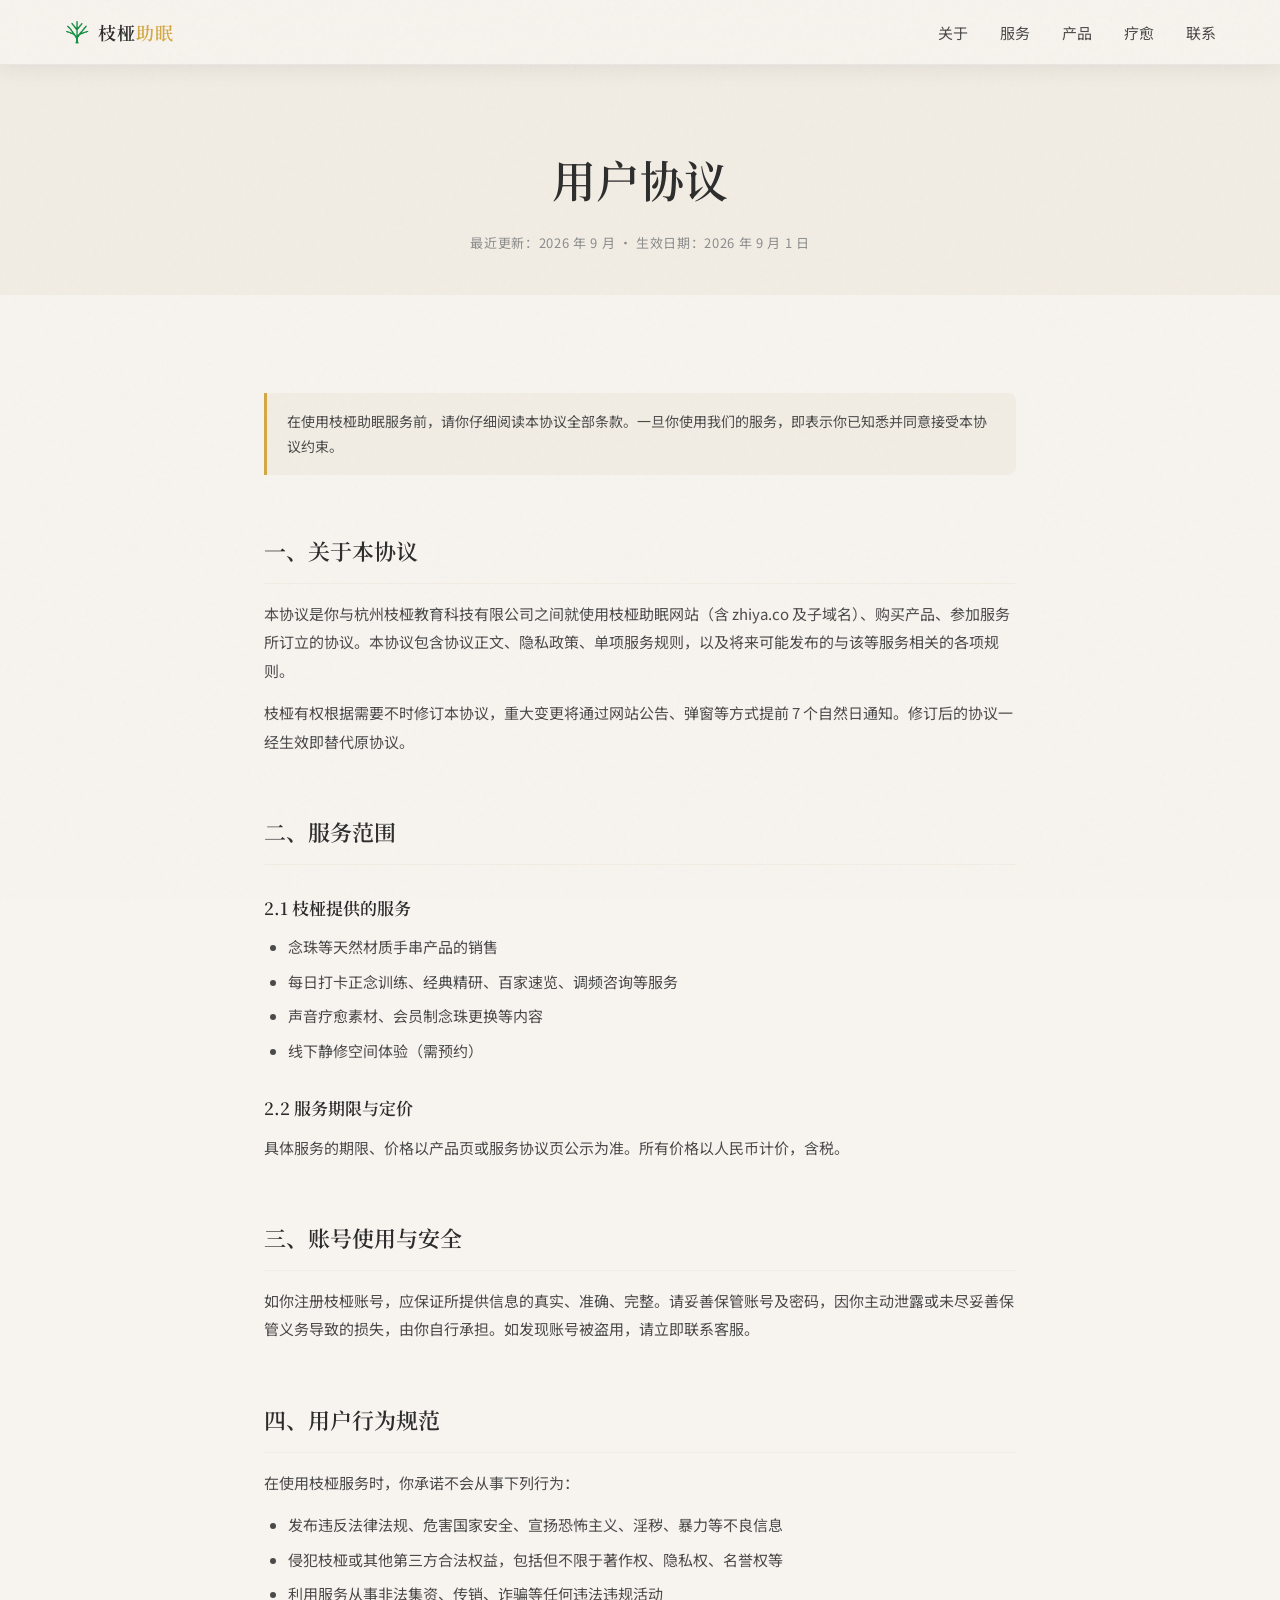
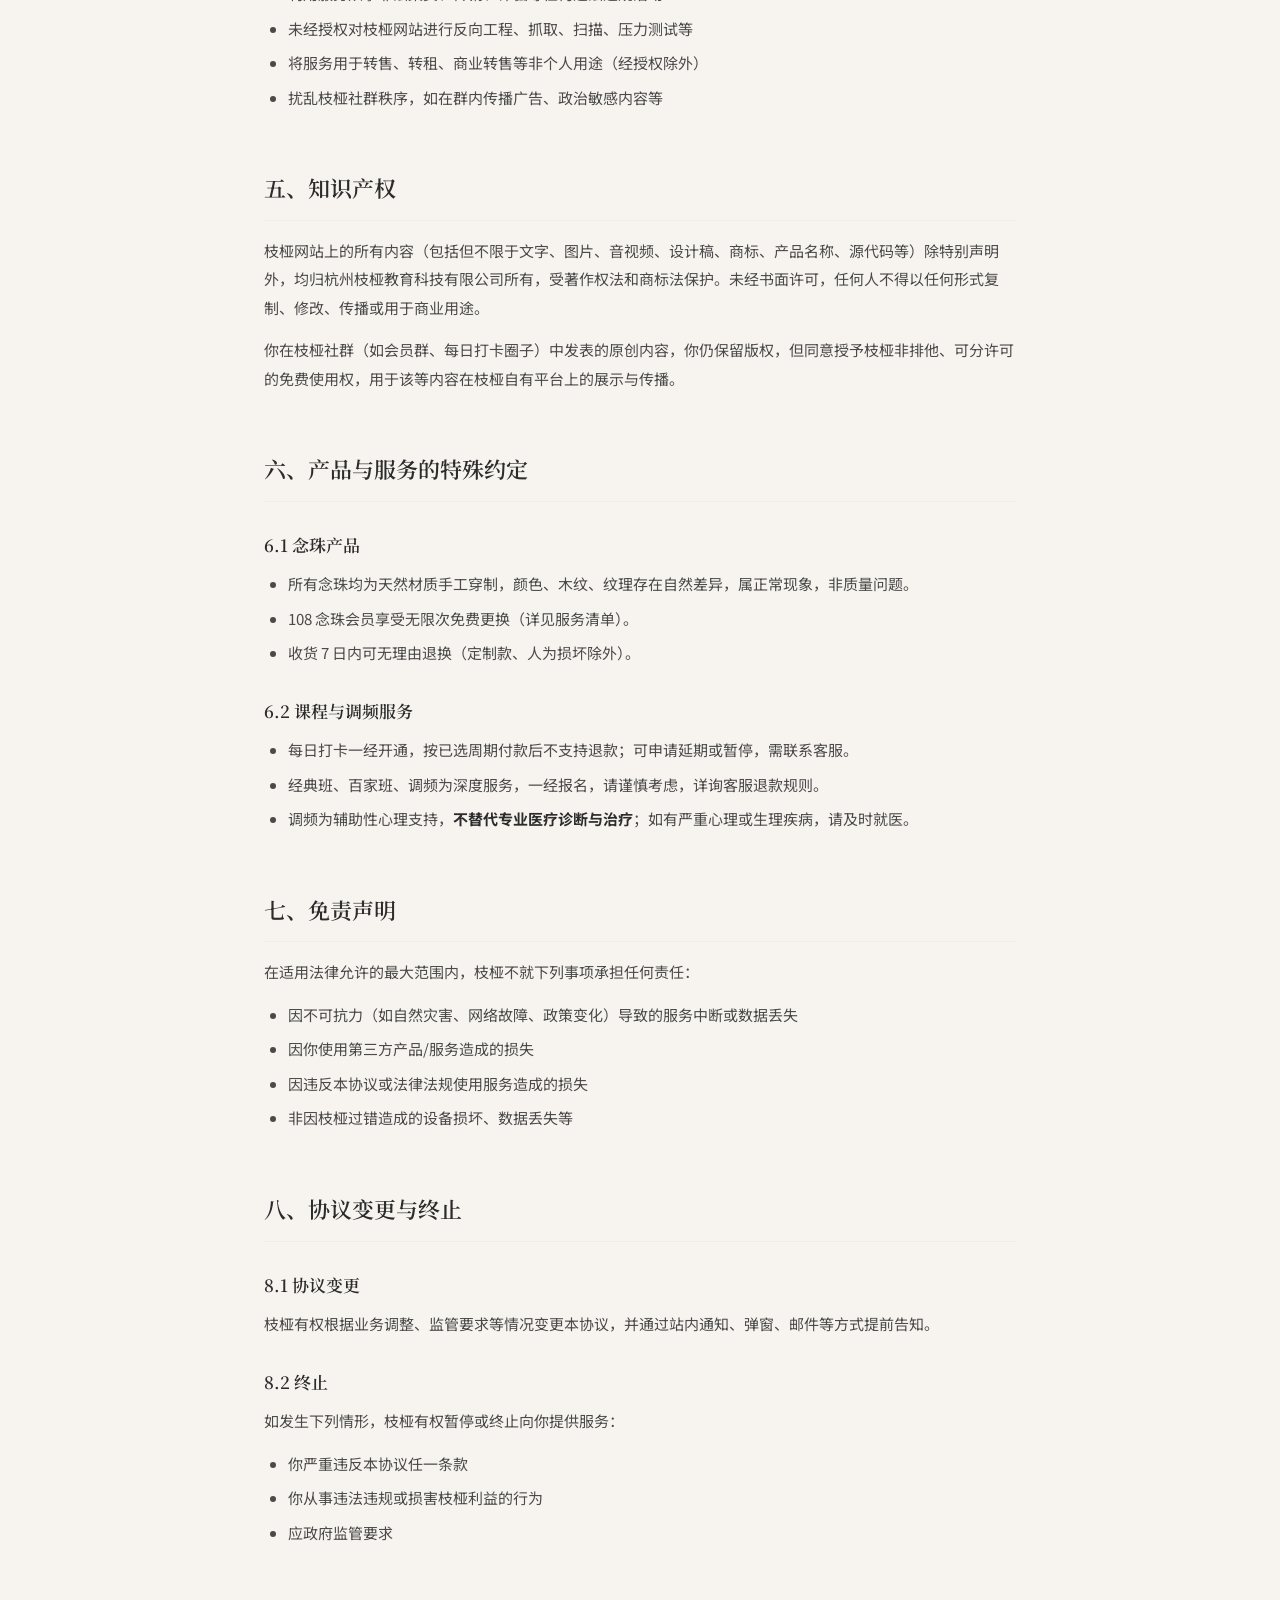
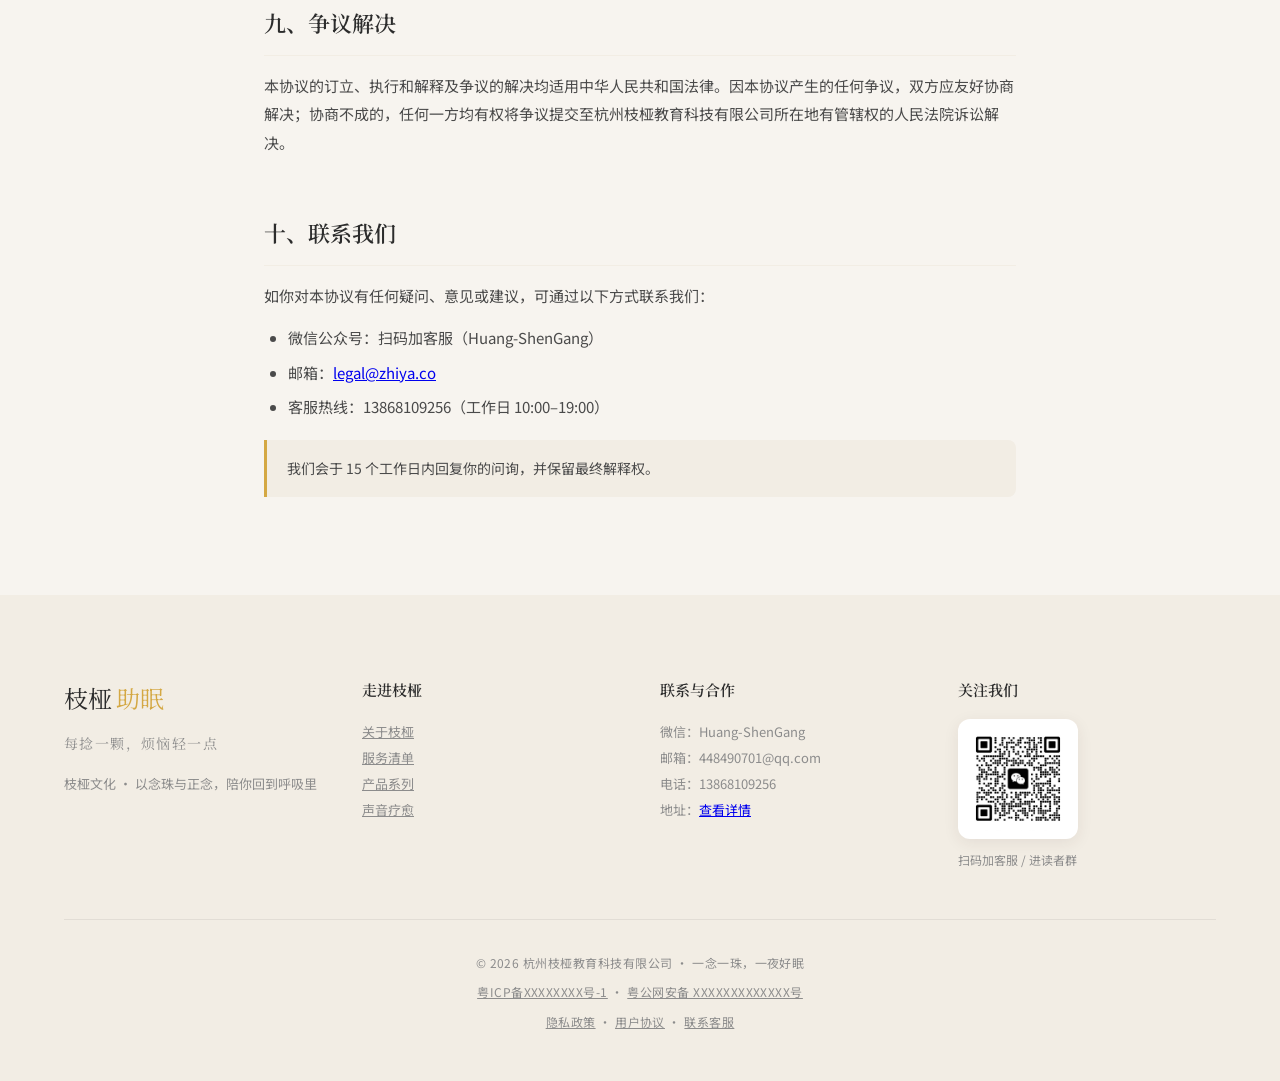
<file: terms.html>
<!DOCTYPE html>
<html lang="zh-CN">
<head>
  <meta charset="UTF-8">
  <meta name="viewport" content="width=device-width, initial-scale=1.0, maximum-scale=1.0, user-scalable=no">
  <title>用户协议 · 枝桠助眠</title>
  <meta name="description" content="枝桠助眠用户协议：明确双方的权利义务、知识产权归属、争议解决等条款。">
  <meta name="robots" content="noindex,follow">
  <link rel="preconnect" href="https://fonts.googleapis.com">
  <link rel="preconnect" href="https://fonts.gstatic.com" crossorigin>
  <link href="https://fonts.googleapis.com/css2?family=Noto+Sans+SC:wght@300;400;500&family=Noto+Serif+SC:wght@400;600;700&display=swap" rel="stylesheet">
  <link rel="stylesheet" href="./assets/site.css">
  <style>
    .legal-hero {
      padding: 140px 0 40px;
      text-align: center;
      background: var(--bg-warm);
    }
    .legal-hero h1 {
      font-family: 'Noto Serif SC', serif;
      font-size: 44px;
      color: var(--ink);
      margin-bottom: 12px;
    }
    .legal-hero .meta {
      font-size: 13px;
      color: var(--gray);
      letter-spacing: 0.05em;
    }
    .legal-body {
      padding: 80px 0;
    }
    .legal-container {
      max-width: 800px;
      margin: 0 auto;
      padding: 0 24px;
    }
    .legal-container h2 {
      font-family: 'Noto Serif SC', serif;
      font-size: 22px;
      color: var(--ink);
      margin: 56px 0 16px;
      padding-bottom: 12px;
      border-bottom: 1px solid var(--bg-warm);
    }
    .legal-container h2:first-child {
      margin-top: 0;
    }
    .legal-container h3 {
      font-family: 'Noto Serif SC', serif;
      font-size: 17px;
      color: var(--ink);
      margin: 28px 0 10px;
    }
    .legal-container p {
      font-size: 15px;
      color: var(--ink-light);
      line-height: 1.9;
      margin-bottom: 14px;
    }
    .legal-container ul {
      padding-left: 24px;
      margin-bottom: 14px;
    }
    .legal-container li {
      font-size: 15px;
      color: var(--ink-light);
      line-height: 1.9;
      margin-bottom: 6px;
    }
    .legal-container strong {
      color: var(--ink);
    }
    .legal-callout {
      background: var(--bg-warm);
      border-left: 3px solid var(--beeswax);
      padding: 16px 20px;
      border-radius: 0 8px 8px 0;
      margin: 18px 0;
      font-size: 14px;
      color: var(--ink-light);
    }
    @media (max-width: 768px) {
      .legal-hero h1 { font-size: 32px; }
      .legal-container h2 { font-size: 20px; }
    }
  </style>
</head>
<body>

  <header class="site-nav scrolled" id="siteNav">
    <div class="nav-inner">
      <a href="./index.html" class="nav-brand"><img src="./logo.png" alt="枝桠助眠" class="nav-logo">枝桠<span>助眠</span></a>
      <button class="nav-toggle" id="navToggle" aria-label="菜单" aria-expanded="false">
        <span></span><span></span><span></span>
      </button>
      <ul class="nav-links" id="navLinks">
        <li><a href="./about.html" class="nav-link">关于</a></li>
        <li><a href="./services.html" class="nav-link">服务</a></li>
        <li><a href="./products.html" class="nav-link">产品</a></li>
        <li><a href="./index.html#healing" class="nav-link">疗愈</a></li>
        <li><a href="./contact.html" class="nav-link">联系</a></li>
      </ul>
    </div>
  </header>

  <section class="legal-hero">
    <h1>用户协议</h1>
    <p class="meta">最近更新：2026 年 9 月 · 生效日期：2026 年 9 月 1 日</p>
  </section>

  <section class="legal-body">
    <div class="legal-container">

      <div class="legal-callout">在使用枝桠助眠服务前，请你仔细阅读本协议全部条款。一旦你使用我们的服务，即表示你已知悉并同意接受本协议约束。</div>

      <h2>一、关于本协议</h2>
      <p>本协议是你与杭州枝桠教育科技有限公司之间就使用枝桠助眠网站（含 zhiya.co 及子域名）、购买产品、参加服务所订立的协议。本协议包含协议正文、隐私政策、单项服务规则，以及将来可能发布的与该等服务相关的各项规则。</p>
      <p>枝桠有权根据需要不时修订本协议，重大变更将通过网站公告、弹窗等方式提前 7 个自然日通知。修订后的协议一经生效即替代原协议。</p>

      <h2>二、服务范围</h2>
      <h3>2.1 枝桠提供的服务</h3>
      <ul>
        <li>念珠等天然材质手串产品的销售</li>
        <li>每日打卡正念训练、经典精研、百家速览、调频咨询等服务</li>
        <li>声音疗愈素材、会员制念珠更换等内容</li>
        <li>线下静修空间体验（需预约）</li>
      </ul>

      <h3>2.2 服务期限与定价</h3>
      <p>具体服务的期限、价格以产品页或服务协议页公示为准。所有价格以人民币计价，含税。</p>

      <h2>三、账号使用与安全</h2>
      <p>如你注册枝桠账号，应保证所提供信息的真实、准确、完整。请妥善保管账号及密码，因你主动泄露或未尽妥善保管义务导致的损失，由你自行承担。如发现账号被盗用，请立即联系客服。</p>

      <h2>四、用户行为规范</h2>
      <p>在使用枝桠服务时，你承诺不会从事下列行为：</p>
      <ul>
        <li>发布违反法律法规、危害国家安全、宣扬恐怖主义、淫秽、暴力等不良信息</li>
        <li>侵犯枝桠或其他第三方合法权益，包括但不限于著作权、隐私权、名誉权等</li>
        <li>利用服务从事非法集资、传销、诈骗等任何违法违规活动</li>
        <li>未经授权对枝桠网站进行反向工程、抓取、扫描、压力测试等</li>
        <li>将服务用于转售、转租、商业转售等非个人用途（经授权除外）</li>
        <li>扰乱枝桠社群秩序，如在群内传播广告、政治敏感内容等</li>
      </ul>

      <h2>五、知识产权</h2>
      <p>枝桠网站上的所有内容（包括但不限于文字、图片、音视频、设计稿、商标、产品名称、源代码等）除特别声明外，均归杭州枝桠教育科技有限公司所有，受著作权法和商标法保护。未经书面许可，任何人不得以任何形式复制、修改、传播或用于商业用途。</p>
      <p>你在枝桠社群（如会员群、每日打卡圈子）中发表的原创内容，你仍保留版权，但同意授予枝桠非排他、可分许可的免费使用权，用于该等内容在枝桠自有平台上的展示与传播。</p>

      <h2>六、产品与服务的特殊约定</h2>
      <h3>6.1 念珠产品</h3>
      <ul>
        <li>所有念珠均为天然材质手工穿制，颜色、木纹、纹理存在自然差异，属正常现象，非质量问题。</li>
        <li>108 念珠会员享受无限次免费更换（详见服务清单）。</li>
        <li>收货 7 日内可无理由退换（定制款、人为损坏除外）。</li>
      </ul>

      <h3>6.2 课程与调频服务</h3>
      <ul>
        <li>每日打卡一经开通，按已选周期付款后不支持退款；可申请延期或暂停，需联系客服。</li>
        <li>经典班、百家班、调频为深度服务，一经报名，请谨慎考虑，详询客服退款规则。</li>
        <li>调频为辅助性心理支持，<strong>不替代专业医疗诊断与治疗</strong>；如有严重心理或生理疾病，请及时就医。</li>
      </ul>

      <h2>七、免责声明</h2>
      <p>在适用法律允许的最大范围内，枝桠不就下列事项承担任何责任：</p>
      <ul>
        <li>因不可抗力（如自然灾害、网络故障、政策变化）导致的服务中断或数据丢失</li>
        <li>因你使用第三方产品/服务造成的损失</li>
        <li>因违反本协议或法律法规使用服务造成的损失</li>
        <li>非因枝桠过错造成的设备损坏、数据丢失等</li>
      </ul>

      <h2>八、协议变更与终止</h2>
      <h3>8.1 协议变更</h3>
      <p>枝桠有权根据业务调整、监管要求等情况变更本协议，并通过站内通知、弹窗、邮件等方式提前告知。</p>

      <h3>8.2 终止</h3>
      <p>如发生下列情形，枝桠有权暂停或终止向你提供服务：</p>
      <ul>
        <li>你严重违反本协议任一条款</li>
        <li>你从事违法违规或损害枝桠利益的行为</li>
        <li>应政府监管要求</li>
      </ul>

      <h2>九、争议解决</h2>
      <p>本协议的订立、执行和解释及争议的解决均适用中华人民共和国法律。因本协议产生的任何争议，双方应友好协商解决；协商不成的，任何一方均有权将争议提交至杭州枝桠教育科技有限公司所在地有管辖权的人民法院诉讼解决。</p>

      <h2>十、联系我们</h2>
      <p>如你对本协议有任何疑问、意见或建议，可通过以下方式联系我们：</p>
      <ul>
        <li>微信公众号：扫码加客服（Huang-ShenGang）</li>
        <li>邮箱：<a href="mailto:legal@zhiya.co">legal@zhiya.co</a></li>
        <li>客服热线：13868109256（工作日 10:00–19:00）</li>
      </ul>

      <div class="legal-callout">我们会于 15 个工作日内回复你的问询，并保留最终解释权。</div>

    </div>
  </section>

  <footer class="site-footer">
    <div class="container">
      <div class="footer-grid">
        <div class="footer-col">
          <div class="footer-brand">枝桠<span>助眠</span></div>
          <p class="footer-tagline">每捻一颗，烦恼轻一点</p>
          <p class="footer-desc">枝桠文化 · 以念珠与正念，陪你回到呼吸里</p>
        </div>
        <div class="footer-col">
          <h4>走进枝桠</h4>
          <ul class="footer-links">
            <li><a href="./about.html">关于枝桠</a></li>
            <li><a href="./services.html">服务清单</a></li>
            <li><a href="./products.html">产品系列</a></li>
            <li><a href="./index.html#healing">声音疗愈</a></li>
          </ul>
        </div>
        <div class="footer-col">
          <h4>联系与合作</h4>
          <ul class="footer-contact">
            <li>微信：Huang-ShenGang</li>
            <li>邮箱：448490701@qq.com</li>
            <li>电话：13868109256</li>
            <li>地址：<a href="./contact.html">查看详情</a></li>
          </ul>
        </div>
        <div class="footer-col footer-qr-col">
          <h4>关注我们</h4>
          <div class="footer-qr">
            <img src="./二维码.jpg" alt="枝桠助眠微信二维码">
          </div>
          <p class="footer-qr-tip">扫码加客服 / 进读者群</p>
        </div>
      </div>
      <div class="footer-legal">
        <p>© 2026 杭州枝桠教育科技有限公司 · 一念一珠，一夜好眠</p>
        <p class="footer-beian">
          <a href="https://beian.miit.gov.cn/" target="_blank" rel="noopener">粤ICP备XXXXXXXX号-1</a>
          ·
          <a href="https://beian.mps.gov.cn/" target="_blank" rel="noopener">粤公网安备 XXXXXXXXXXXXX号</a>
        </p>
        <p class="footer-links-mini">
          <a href="./privacy.html">隐私政策</a> ·
          <a href="./terms.html">用户协议</a> ·
          <a href="./contact.html">联系客服</a>
        </p>
      </div>
    </div>
  </footer>

  <script>
    (function(){
      var t = document.getElementById('navToggle');
      var l = document.getElementById('navLinks');
      if (t && l) t.addEventListener('click', function(){
        var open = l.classList.toggle('open');
        t.setAttribute('aria-expanded', open);
      });
      var links = document.querySelectorAll('.nav-link');
      links.forEach(function(a){
        a.addEventListener('click', function(){ if (l) l.classList.remove('open'); });
      });
    })();
  </script>
</body>
</html>
</file>
<file: assets/site.css>
:root {
      --bg: #F7F4EF;
      --bg-warm: #F2EDE4;
      --ink: #2C2C2C;
      --ink-light: #4A4A4A;
      --gray: #8C8C8C;
      --gray-light: #C5C0B8;
      --beeswax: #D4A843;
      --cinnabar: #B54A3E;
      --turquoise: #4A9B96;
      --sandalwood: #8B6F4E;
      --night: #1F1F1F;
      --green: #7A8B6E;
      --white: #FFFFFF;
      --shadow: rgba(44, 44, 44, 0.06);
      --shadow-hover: rgba(44, 44, 44, 0.12);
    }

    * {
      margin: 0;
      padding: 0;
      box-sizing: border-box;
    }

    html {
      scroll-behavior: smooth;
    }

    body {
      font-family: 'Noto Sans SC', 'PingFang SC', 'Microsoft YaHei', sans-serif;
      background-color: var(--bg);
      color: var(--ink);
      line-height: 1.8;
      overflow-x: hidden;
      -webkit-font-smoothing: antialiased;
    }

    /* Noise texture overlay */
    body::before {
      content: '';
      position: fixed;
      top: 0;
      left: 0;
      width: 100%;
      height: 100%;
      pointer-events: none;
      z-index: 9999;
      opacity: 0.035;
      background-image: url("data:image/svg+xml,%3Csvg viewBox='0 0 256 256' xmlns='http://www.w3.org/2000/svg'%3E%3Cfilter id='noise'%3E%3CfeTurbulence type='fractalNoise' baseFrequency='0.85' numOctaves='4' stitchTiles='stitch'/%3E%3C/filter%3E%3Crect width='100%25' height='100%25' filter='url(%23noise)'/%3E%3C/svg%3E");
    }

    h1, h2, h3, .serif {
      font-family: 'Noto Serif SC', 'Songti SC', 'SimSun', serif;
      font-weight: 600;
    }

    .container {
      width: 100%;
      max-width: 1200px;
      margin: 0 auto;
      padding: 0 24px;
    }

    section {
      position: relative;
      padding: 100px 0;
      scroll-margin-top: 64px;
    }

    /* Reveal animation */
    .reveal {
      opacity: 0;
      transform: translateY(40px);
      transition: opacity 0.9s cubic-bezier(0.22, 1, 0.36, 1), transform 0.9s cubic-bezier(0.22, 1, 0.36, 1);
    }

    .reveal.active {
      opacity: 1;
      transform: translateY(0);
    }

    .stagger-1 { transition-delay: 0.1s; }
    .stagger-2 { transition-delay: 0.2s; }
    .stagger-3 { transition-delay: 0.3s; }
    .stagger-4 { transition-delay: 0.4s; }
    .stagger-5 { transition-delay: 0.5s; }

    /* Buttons */
    .btn {
      display: inline-flex;
      align-items: center;
      justify-content: center;
      gap: 8px;
      padding: 16px 36px;
      border-radius: 50px;
      font-size: 15px;
      font-weight: 500;
      letter-spacing: 0.05em;
      cursor: pointer;
      transition: all 0.4s cubic-bezier(0.22, 1, 0.36, 1);
      border: none;
      text-decoration: none;
    }

    .btn-primary {
      background: var(--ink);
      color: var(--bg);
    }

    .btn-primary:hover {
      background: var(--night);
      transform: translateY(-2px);
      box-shadow: 0 12px 32px rgba(31, 31, 31, 0.18);
    }

    .btn-outline {
      background: transparent;
      color: var(--ink);
      border: 1px solid var(--gray-light);
    }

    .btn-outline:hover {
      border-color: var(--ink);
      background: rgba(44, 44, 44, 0.04);
    }

    /* Hero Section */
    .hero {
      min-height: 100vh;
      display: flex;
      align-items: center;
      padding: 0;
      overflow: hidden;
    }

    .hero-inner {
      display: grid;
      grid-template-columns: 1fr 1fr;
      gap: 60px;
      align-items: center;
      min-height: 100vh;
      padding: 120px 0;
    }

    .hero-content {
      position: relative;
      z-index: 2;
    }

    .hero-label {
      display: inline-block;
      font-size: 12px;
      letter-spacing: 0.25em;
      color: var(--gray);
      margin-bottom: 24px;
      text-transform: uppercase;
    }

    .hero-title {
      font-size: clamp(42px, 6vw, 72px);
      line-height: 1.15;
      margin-bottom: 24px;
      color: var(--ink);
    }

    .hero-title span {
      display: block;
    }

    .hero-subtitle {
      font-size: clamp(18px, 2vw, 22px);
      color: var(--ink-light);
      margin-bottom: 16px;
      font-weight: 300;
    }

    .hero-desc {
      font-size: 15px;
      color: var(--gray);
      max-width: 420px;
      margin-bottom: 40px;
      line-height: 1.9;
    }

    .hero-actions {
      display: flex;
      gap: 16px;
      flex-wrap: wrap;
    }

    .hero-visual {
      position: relative;
      height: 100%;
      min-height: 600px;
      display: flex;
      align-items: center;
      justify-content: center;
    }

    .hero-image-wrapper {
      position: relative;
      width: 100%;
      max-width: 520px;
      aspect-ratio: 3/4;
      border-radius: 24px;
      overflow: hidden;
      box-shadow: 0 40px 80px rgba(31, 31, 31, 0.15);
      animation: float 8s ease-in-out infinite;
    }

    .hero-image-wrapper img {
      width: 100%;
      height: 100%;
      object-fit: cover;
      filter: saturate(0.92) contrast(1.02);
    }

    .hero-image-frame {
      position: absolute;
      inset: -20px;
      border: 1px solid var(--gray-light);
      border-radius: 32px;
      opacity: 0.5;
      animation: float 8s ease-in-out infinite reverse;
    }

    @keyframes float {
      0%, 100% { transform: translateY(0); }
      50% { transform: translateY(-16px); }
    }

    /* Scroll indicator */
    .scroll-indicator {
      position: absolute;
      bottom: 40px;
      left: 50%;
      transform: translateX(-50%);
      display: flex;
      flex-direction: column;
      align-items: center;
      gap: 8px;
      color: var(--gray);
      font-size: 11px;
      letter-spacing: 0.15em;
      animation: bounce 2s infinite;
    }

    .scroll-line {
      width: 1px;
      height: 48px;
      background: linear-gradient(to bottom, var(--gray-light), transparent);
    }

    @keyframes bounce {
      0%, 100% { transform: translateX(-50%) translateY(0); }
      50% { transform: translateX(-50%) translateY(8px); }
    }

    /* Concept Section */
    .concept {
      background: var(--bg-warm);
      text-align: center;
    }

    .concept-number {
      font-family: 'Noto Serif SC', serif;
      font-size: clamp(120px, 20vw, 240px);
      font-weight: 700;
      line-height: 1;
      color: transparent;
      -webkit-text-stroke: 1px var(--gray-light);
      margin-bottom: -60px;
      opacity: 0.6;
    }

    .concept-content {
      position: relative;
      z-index: 1;
      max-width: 760px;
      margin: 0 auto;
    }

    .concept-title {
      font-size: clamp(28px, 4vw, 42px);
      margin-bottom: 32px;
      color: var(--ink);
    }

    .concept-text {
      font-size: 17px;
      color: var(--ink-light);
      line-height: 2;
      margin-bottom: 48px;
    }

    .concept-more {
      display: inline-flex;
      align-items: center;
      gap: 6px;
      font-size: 15px;
      font-weight: 500;
      color: var(--ink);
      text-decoration: none;
      border-bottom: 1px solid var(--gray-light);
      padding-bottom: 2px;
      margin-top: -24px;
      margin-bottom: 40px;
      transition: color 0.3s ease, border-color 0.3s ease;
    }

    .concept-more:hover {
      color: var(--beeswax);
      border-color: var(--beeswax);
    }

    .concept-items {
      display: grid;
      grid-template-columns: repeat(3, 1fr);
      gap: 32px;
      margin-top: 64px;
    }

    .concept-item {
      padding: 32px 24px;
      background: var(--bg);
      border-radius: 20px;
      box-shadow: 0 8px 32px var(--shadow);
    }

    .concept-item-icon {
      width: 48px;
      height: 48px;
      margin: 0 auto 20px;
      border-radius: 50%;
      display: flex;
      align-items: center;
      justify-content: center;
      font-size: 20px;
    }

    .concept-item:nth-child(1) .concept-item-icon { background: rgba(212, 168, 67, 0.12); color: var(--beeswax); }
    .concept-item:nth-child(2) .concept-item-icon { background: rgba(74, 155, 150, 0.12); color: var(--turquoise); }
    .concept-item:nth-child(3) .concept-item-icon { background: rgba(181, 74, 62, 0.12); color: var(--cinnabar); }

    .concept-item h3 {
      font-size: 18px;
      margin-bottom: 12px;
    }

    .concept-item p {
      font-size: 14px;
      color: var(--gray);
      line-height: 1.7;
    }

    /* Section Header */
    .section-header {
      text-align: center;
      margin-bottom: 64px;
    }

    .section-label {
      font-size: 12px;
      letter-spacing: 0.25em;
      color: var(--gray);
      margin-bottom: 16px;
      text-transform: uppercase;
    }

    .section-title {
      font-size: clamp(28px, 4vw, 42px);
      margin-bottom: 16px;
    }

    .section-desc {
      font-size: 16px;
      color: var(--gray);
      max-width: 560px;
      margin: 0 auto;
    }

    .services-more {
      display: inline-flex;
      align-items: center;
      gap: 6px;
      font-size: 15px;
      font-weight: 500;
      color: var(--ink);
      text-decoration: none;
      border-bottom: 1px solid var(--gray-light);
      padding-bottom: 2px;
      margin-top: 24px;
      transition: color 0.3s ease, border-color 0.3s ease;
    }

    .services-more:hover {
      color: var(--beeswax);
      border-color: var(--beeswax);
    }

    /* Products Slider */
    .products-slider {
      position: relative;
      overflow: hidden;
      width: 100%;
      -webkit-tap-highlight-color: transparent;
    }

    .products-grid {
      display: flex;
      transition: transform 0.6s cubic-bezier(0.22, 1, 0.36, 1);
      will-change: transform;
    }

    /* 隐藏的产品/请购卡：不显示、不参与布局 */
    .product-card[hidden],
    .purchase-card[hidden] {
      display: none !important;
    }

    .product-card {
      flex: 0 0 100%;
      max-width: 100%;
      display: flex;
      flex-direction: column;
      background: var(--white);
      border-radius: 24px;
      overflow: hidden;
      box-shadow: 0 12px 40px var(--shadow);
      transition: all 0.5s cubic-bezier(0.22, 1, 0.36, 1);
      cursor: default;
    }

    .product-image {
      position: relative;
      aspect-ratio: 4/5;
      overflow: hidden;
      background: var(--bg-warm);
    }

    .product-image img {
      width: 100%;
      height: 100%;
      object-fit: cover;
      transition: transform 0.8s cubic-bezier(0.22, 1, 0.36, 1);
    }

    .product-card:hover .product-image img {
      transform: scale(1.06);
    }

    .product-tag {
      position: absolute;
      top: 16px;
      left: 16px;
      padding: 6px 14px;
      border-radius: 20px;
      font-size: 11px;
      letter-spacing: 0.08em;
      background: rgba(255, 255, 255, 0.92);
      color: var(--ink);
      backdrop-filter: blur(8px);
    }

    .product-info {
      padding: 22px 24px 24px;
      display: grid;
      grid-template-columns: 1fr auto;
      column-gap: 16px;
      align-items: start;
      align-content: center;
    }
    .product-info > .product-series  { grid-row: 1; grid-column: 1 / -1; }
    .product-info > .product-name    { grid-row: 2; grid-column: 1; align-self: center; }
    .product-info > .product-footer  { grid-row: 2; grid-column: 2; }
    .product-info > .product-material{ grid-row: 3; grid-column: 1 / -1; }
    .product-info > .product-theme   { grid-row: 4; grid-column: 1 / -1; }
    .product-info > .product-desc    { grid-row: 5; grid-column: 1 / -1; }

    .product-series {
      display: none;
      font-size: 12px;
      letter-spacing: 0.15em;
      color: var(--gray);
      margin-bottom: 6px;
    }

    .product-name {
      font-size: 28px;
      margin-bottom: 0;
      color: var(--ink);
    }

    .product-material {
      font-size: 13px;
      color: var(--gray);
      margin-bottom: 10px;
    }

    .product-theme {
      display: inline-block;
      justify-self: start;
      padding: 6px 14px;
      border-radius: 20px;
      font-size: 12px;
      margin-bottom: 12px;
      background: var(--bg);
      color: var(--ink-light);
    }

    .product-desc {
      font-size: 14px;
      color: var(--gray);
      line-height: 1.8;
      margin-bottom: 0;
    }

    .product-footer {
      display: flex;
      justify-content: flex-end;
      align-items: center;
      gap: 10px;
      align-self: center;
    }

    .product-price {
      font-family: 'Noto Serif SC', serif;
      font-size: 19px;
      color: var(--ink);
    }

    .product-price span {
      display: none;
      font-size: 13px;
      color: var(--gray);
      margin-left: 4px;
    }

    .product-btn {
      width: 38px;
      height: 38px;
      border-radius: 50%;
      border: 1px solid var(--gray-light);
      background: transparent;
      color: var(--ink);
      font-size: 16px;
      display: flex;
      align-items: center;
      justify-content: center;
      cursor: pointer;
      transition: all 0.3s ease;
    }

    .product-btn:hover {
      background: var(--ink);
      border-color: var(--ink);
      color: var(--bg);
    }

    /* Slider arrows */
    .slider-arrow {
      position: absolute;
      top: 50%;
      transform: translateY(-50%);
      width: 48px;
      height: 48px;
      border-radius: 50%;
      border: 1px solid var(--gray-light);
      background: rgba(255, 255, 255, 0.92);
      color: var(--ink);
      font-size: 26px;
      line-height: 1;
      cursor: pointer;
      z-index: 5;
      display: flex;
      align-items: center;
      justify-content: center;
      transition: all 0.3s ease;
      backdrop-filter: blur(4px);
      box-shadow: 0 4px 16px var(--shadow);
    }

    .slider-arrow:hover {
      background: var(--ink);
      color: var(--bg);
    }

    .slider-prev { left: 12px; }
    .slider-next { right: 12px; }

    /* Slider dots */
    .slider-dots {
      display: flex;
      justify-content: center;
      gap: 10px;
      margin-top: 36px;
    }

    .slider-dot {
      width: 8px;
      height: 8px;
      border-radius: 50%;
      border: none;
      background: var(--gray-light);
      cursor: pointer;
      padding: 0;
      transition: all 0.3s ease;
    }

    .slider-dot.active {
      background: var(--ink);
      width: 26px;
      border-radius: 4px;
    }

    /* Healing Section */
    .healing {
      background: linear-gradient(180deg, var(--bg) 0%, var(--bg-warm) 100%);
    }

    .healing-layout {
      display: grid;
      grid-template-columns: 1fr 1fr;
      gap: 48px;
      align-items: start;
    }

    .breathing-panel {
      background: var(--white);
      border-radius: 28px;
      padding: 48px 40px;
      box-shadow: 0 16px 48px var(--shadow);
      text-align: center;
    }

    .breathing-title {
      font-size: 22px;
      margin-bottom: 8px;
    }

    .breathing-subtitle {
      font-size: 14px;
      color: var(--gray);
      margin-bottom: 40px;
    }

    .breath-ball-container {
      position: relative;
      width: 240px;
      height: 240px;
      margin: 0 auto 40px;
      display: flex;
      align-items: center;
      justify-content: center;
    }

    .breath-ball {
      width: 120px;
      height: 120px;
      border-radius: 50%;
      background: radial-gradient(circle at 30% 30%, rgba(212, 168, 67, 0.4), rgba(139, 111, 78, 0.2));
      box-shadow: 0 0 60px rgba(212, 168, 67, 0.2);
      transition: transform 0.1s linear;
      position: relative;
      z-index: 2;
    }

    .breath-ring {
      position: absolute;
      border: 1px solid var(--gray-light);
      border-radius: 50%;
      opacity: 0.4;
    }

    .breath-ring:nth-child(1) { width: 160px; height: 160px; }
    .breath-ring:nth-child(2) { width: 200px; height: 200px; opacity: 0.25; }
    .breath-ring:nth-child(3) { width: 240px; height: 240px; opacity: 0.12; }

    .breath-text {
      font-family: 'Noto Serif SC', serif;
      font-size: 28px;
      color: var(--ink);
      margin-bottom: 8px;
      min-height: 40px;
    }

    .breath-timer {
      font-size: 14px;
      color: var(--gray);
      margin-bottom: 32px;
    }

    .breath-controls {
      display: flex;
      gap: 12px;
      justify-content: center;
    }

    /* Bead Counter */
    .counter-panel {
      background: var(--white);
      border-radius: 28px;
      padding: 48px 40px;
      box-shadow: 0 16px 48px var(--shadow);
      text-align: center;
    }

    .counter-title {
      font-size: 22px;
      margin-bottom: 8px;
    }

    .counter-subtitle {
      font-size: 14px;
      color: var(--gray);
      margin-bottom: 32px;
    }

    .beads-ring {
      position: relative;
      width: 260px;
      height: 260px;
      margin: 0 auto 32px;
    }

    .bead {
      position: absolute;
      width: 8px;
      height: 8px;
      border-radius: 50%;
      background: var(--gray-light);
      transition: all 0.3s ease;
      cursor: pointer;
    }

    .bead.active {
      background: var(--beeswax);
      transform: scale(1.8);
      box-shadow: 0 0 12px rgba(212, 168, 67, 0.5);
    }

    .bead-center {
      position: absolute;
      top: 50%;
      left: 50%;
      transform: translate(-50%, -50%);
      width: 80px;
      height: 80px;
      border-radius: 50%;
      background: var(--bg);
      display: flex;
      flex-direction: column;
      align-items: center;
      justify-content: center;
      font-family: 'Noto Serif SC', serif;
    }

    .bead-count {
      font-size: 28px;
      color: var(--ink);
      line-height: 1;
    }

    .bead-total {
      font-size: 12px;
      color: var(--gray);
    }

    .counter-actions {
      display: flex;
      gap: 12px;
      justify-content: center;
      margin-bottom: 24px;
    }

    .counter-message {
      font-size: 14px;
      color: var(--turquoise);
      min-height: 24px;
      opacity: 0;
      transition: opacity 0.5s ease;
    }

    .counter-message.show {
      opacity: 1;
    }

    /* Sound Healing */
    .sound-section {
      margin-top: 48px;
      text-align: center;
    }

    .sound-title {
      font-size: 18px;
      margin-bottom: 24px;
    }

    .sound-buttons {
      display: flex;
      gap: 16px;
      justify-content: center;
      flex-wrap: wrap;
    }

    .sound-btn {
      padding: 16px 28px;
      border-radius: 16px;
      border: 1px solid var(--gray-light);
      background: var(--white);
      color: var(--ink);
      font-size: 14px;
      cursor: pointer;
      transition: all 0.3s ease;
      display: flex;
      align-items: center;
      gap: 10px;
    }

    .sound-btn:hover {
      border-color: var(--beeswax);
      background: rgba(212, 168, 67, 0.04);
    }

    .sound-btn.active {
      background: var(--ink);
      color: var(--bg);
      border-color: var(--ink);
    }

    .sound-icon {
      font-size: 18px;
    }

    /* Scenes Section */
    .scenes-grid {
      display: grid;
      grid-template-columns: repeat(3, 1fr);
      gap: 24px;
    }

    .scene-card {
      position: relative;
      padding: 40px 32px;
      border-radius: 24px;
      background: var(--white);
      box-shadow: 0 8px 32px var(--shadow);
      transition: all 0.4s ease;
      overflow: hidden;
    }

    .scene-card::before {
      content: '';
      position: absolute;
      top: 0;
      left: 0;
      width: 100%;
      height: 4px;
      background: var(--gray-light);
      transition: background 0.4s ease;
    }

    .scene-card:nth-child(1)::before { background: var(--night); }
    .scene-card:nth-child(2)::before { background: var(--turquoise); }
    .scene-card:nth-child(3)::before { background: var(--beeswax); }

    .scene-card:hover {
      transform: translateY(-6px);
    }

    .scene-time {
      font-size: 12px;
      letter-spacing: 0.15em;
      color: var(--gray);
      margin-bottom: 16px;
    }

    .scene-title {
      font-size: 22px;
      margin-bottom: 16px;
    }

    .scene-text {
      font-size: 14px;
      color: var(--ink-light);
      line-height: 1.8;
    }

    /* Purchase Section */
    .purchase {
      background: var(--ink);
      color: var(--bg);
      text-align: center;
    }

    .purchase .section-label,
    .purchase .section-desc {
      color: var(--gray-light);
    }

    .purchase .section-title {
      color: var(--bg);
    }

    .purchase-cards {
      display: grid;
      grid-template-columns: repeat(3, 1fr);
      gap: 24px;
      margin-bottom: 48px;
    }

    .purchase-card {
      background: rgba(255, 255, 255, 0.04);
      border: 1px solid rgba(255, 255, 255, 0.1);
      border-radius: 20px;
      padding: 32px 24px;
      transition: all 0.4s ease;
    }

    .purchase-card:hover {
      background: rgba(255, 255, 255, 0.08);
      transform: translateY(-4px);
    }

    .purchase-card-name {
      font-size: 20px;
      margin-bottom: 8px;
      color: var(--bg);
    }

    .purchase-card-material {
      font-size: 13px;
      color: var(--gray-light);
      margin-bottom: 16px;
    }

    .purchase-card-price {
      font-family: 'Noto Serif SC', serif;
      font-size: 28px;
      color: var(--beeswax);
      margin-bottom: 20px;
    }

    .purchase-card-btn {
      width: 100%;
      padding: 14px;
      border-radius: 12px;
      border: 1px solid rgba(255, 255, 255, 0.2);
      background: transparent;
      color: var(--bg);
      font-size: 14px;
      cursor: pointer;
      transition: all 0.3s ease;
    }

    .purchase-card-btn:hover {
      background: var(--bg);
      color: var(--ink);
    }

    .purchase-note {
      font-size: 14px;
      color: var(--gray-light);
      margin-top: 24px;
    }

    /* Modal */
    .modal-overlay {
      position: fixed;
      inset: 0;
      background: rgba(31, 31, 31, 0.7);
      backdrop-filter: blur(8px);
      display: flex;
      align-items: center;
      justify-content: center;
      z-index: 1000;
      opacity: 0;
      pointer-events: none;
      transition: opacity 0.4s ease;
    }

    .modal-overlay.active {
      opacity: 1;
      pointer-events: auto;
    }

    .modal {
      background: var(--bg);
      border-radius: 28px;
      padding: 48px;
      max-width: 420px;
      width: 90%;
      text-align: center;
      transform: translateY(20px);
      transition: transform 0.4s cubic-bezier(0.22, 1, 0.36, 1);
    }

    .modal-overlay.active .modal {
      transform: translateY(0);
    }

    .modal-title {
      font-size: 24px;
      margin-bottom: 12px;
      color: var(--ink);
    }

    .modal-text {
      font-size: 15px;
      color: var(--ink-light);
      margin-bottom: 28px;
      line-height: 1.8;
    }

    .modal-qr {
      width: 180px;
      height: 180px;
      margin: 0 auto 24px;
      background: var(--white);
      border-radius: 16px;
      display: flex;
      align-items: center;
      justify-content: center;
      overflow: hidden;
      padding: 12px;
    }

    .modal-qr img {
      width: 100%;
      height: 100%;
      object-fit: contain;
      border-radius: 8px;
    }

    .modal-wechat {
      font-family: 'Noto Serif SC', serif;
      font-size: 20px;
      color: var(--ink);
      margin-bottom: 24px;
      padding: 12px 24px;
      background: var(--bg-warm);
      border-radius: 12px;
      display: inline-block;
    }

    .modal-close {
      padding: 12px 32px;
      border-radius: 50px;
      border: 1px solid var(--gray-light);
      background: transparent;
      color: var(--ink);
      font-size: 14px;
      cursor: pointer;
      transition: all 0.3s ease;
    }

    .modal-close:hover {
      border-color: var(--ink);
      background: rgba(44, 44, 44, 0.04);
    }

    /* Footer */
    .site-footer {
      padding: 80px 0 40px;
      border-top: 1px solid var(--bg-warm);
      background: var(--bg-warm);
    }

    .footer-grid {
      display: grid;
      grid-template-columns: repeat(4, 1fr);
      gap: 40px;
      margin-bottom: 48px;
    }

    .footer-brand {
      font-family: 'Noto Serif SC', serif;
      font-size: 24px;
      color: var(--ink);
    }
    .footer-brand span {
      color: var(--beeswax);
      margin-left: 4px;
    }

    .footer-tagline {
      font-size: 14px;
      color: var(--gray);
      margin-top: 12px;
      font-family: 'Noto Serif SC', serif;
      letter-spacing: 0.1em;
    }

    .footer-desc {
      font-size: 13px;
      color: var(--gray);
      margin-top: 16px;
      line-height: 1.7;
    }

    .footer-col h4 {
      font-family: 'Noto Serif SC', serif;
      font-size: 15px;
      color: var(--ink);
      margin-bottom: 16px;
      font-weight: 600;
    }

    .footer-links, .footer-contact {
      list-style: none;
      padding: 0;
      margin: 0;
    }
    .footer-links li, .footer-contact li {
      font-size: 13px;
      color: var(--gray);
      line-height: 2;
    }
    .footer-links a {
      color: var(--gray);
      transition: color 0.2s ease;
    }
    .footer-links a:hover {
      color: var(--beeswax);
    }

    .footer-qr-col {
      text-align: left;
    }

    .footer-qr {
      width: 120px;
      height: 120px;
      border-radius: 12px;
      overflow: hidden;
      background: var(--white);
      padding: 8px;
      box-shadow: 0 4px 16px rgba(58, 43, 33, 0.08);
    }
    .footer-qr img {
      width: 100%;
      height: 100%;
      object-fit: contain;
      display: block;
    }
    .footer-qr-tip {
      font-size: 12px;
      color: var(--gray);
      margin-top: 10px;
    }

    .footer-legal {
      padding-top: 32px;
      border-top: 1px solid rgba(44, 44, 44, 0.08);
      text-align: center;
    }
    .footer-legal p {
      font-size: 12px;
      color: var(--gray);
      margin-bottom: 8px;
      letter-spacing: 0.04em;
    }
    .footer-beian a {
      color: var(--gray);
    }
    .footer-beian a:hover {
      color: var(--beeswax);
    }
    .footer-links-mini a {
      color: var(--gray);
      transition: color 0.2s ease;
    }
    .footer-links-mini a:hover {
      color: var(--beeswax);
    }

    @media (max-width: 900px) {
      .footer-grid {
        grid-template-columns: repeat(2, 1fr);
        gap: 32px;
      }
    }
    @media (max-width: 600px) {
      .footer-grid {
        grid-template-columns: 1fr;
      }
      .footer-qr-col {
        text-align: left;
      }
    }

    /* Responsive */
    @media (min-width: 900px) {
      .product-card {
        flex-direction: row;
      }
      .product-image {
        flex: 1 1 50%;
        aspect-ratio: 4/6;
        min-height: 0;
      }
      .product-info {
        flex: 1 1 50%;
        padding: 28px 36px;
      }
    }

    @media (max-width: 1024px) {
      .hero-inner,
      .healing-layout {
        grid-template-columns: 1fr;
      }

      .hero-visual {
        min-height: auto;
        order: -1;
      }

      .hero-image-wrapper {
        max-width: 380px;
      }

      .purchase-cards {
        grid-template-columns: repeat(2, 1fr);
      }
    }

    @media (max-width: 768px) {
      section {
        padding: 72px 0;
      }

      .hero-inner {
        padding: 100px 0 80px;
      }

      .concept-items,
      .scenes-grid,
      .purchase-cards {
        grid-template-columns: 1fr;
      }

      .concept-number {
        margin-bottom: -30px;
      }

      .breath-ball-container,
      .beads-ring {
        width: 220px;
        height: 220px;
      }

      .breath-ball {
        width: 100px;
        height: 100px;
      }

      .slider-arrow {
        width: 40px;
        height: 40px;
        font-size: 22px;
      }

      .modal {
        padding: 36px 24px;
      }
    }

    /* Services */
    .services {
      padding: 90px 0;
      background: var(--bg);
    }
    .services-grid {
      display: grid;
      grid-template-columns: repeat(4, 1fr);
      gap: 22px;
      margin-top: 48px;
    }
    .service-card {
      background: var(--white);
      border-radius: 18px;
      padding: 28px 24px 30px;
      box-shadow: 0 6px 24px var(--shadow);
      border-top: 4px solid var(--gray-light);
      display: flex;
      flex-direction: column;
      transition: transform 0.3s ease, box-shadow 0.3s ease;
    }
    .service-card:hover {
      transform: translateY(-4px);
      box-shadow: 0 12px 32px var(--shadow-hover);
    }
    .service-xiu { border-top-color: var(--green); }
    .service-yang { border-top-color: var(--sandalwood); }
    .service-diao { border-top-color: var(--turquoise); }
    .service-lian { border-top-color: var(--cinnabar); }
    .service-cat {
      display: flex;
      align-items: baseline;
      gap: 10px;
      margin-bottom: 18px;
    }
    .service-cat-no {
      font-size: 12px;
      letter-spacing: 2px;
      color: var(--gray);
    }
    .service-cat-name {
      font-family: 'Noto Serif SC', serif;
      font-size: 26px;
      font-weight: 600;
      color: var(--ink);
    }
    .service-list {
      list-style: none;
    }
    .service-item {
      padding: 14px 0;
      border-top: 1px dashed var(--gray-light);
    }
    .service-item:first-child {
      border-top: none;
      padding-top: 0;
    }
    .service-item-title {
      font-size: 15px;
      font-weight: 500;
      color: var(--ink);
      margin-bottom: 6px;
    }
    .service-item-desc {
      font-size: 13px;
      line-height: 1.7;
      color: var(--ink-light);
      margin-bottom: 10px;
    }
    .service-plans {
      list-style: none;
      margin-top: 8px;
    }
    .service-plans li {
      display: flex;
      align-items: baseline;
      gap: 8px;
      padding: 5px 0;
      font-size: 13px;
    }
    .service-plans li span {
      color: var(--ink-light);
    }
    .service-plans li b {
      font-family: 'Noto Serif SC', serif;
      color: var(--beeswax);
      font-size: 15px;
      margin-left: auto;
      white-space: nowrap;
    }
    .service-plans li i {
      font-style: normal;
      font-size: 11px;
      color: var(--gray-light);
      width: 96px;
      text-align: right;
      white-space: nowrap;
    }
    .service-link {
      display: inline-block;
      margin-top: 14px;
      padding: 12px 18px;
      border-radius: 12px;
      background: var(--cinnabar);
      color: var(--white);
      font-size: 13px;
      text-decoration: none;
      text-align: center;
      transition: opacity 0.3s ease;
      border: none;
      cursor: pointer;
      font-family: inherit;
      line-height: inherit;
    }
    .service-link:hover {
      opacity: 0.88;
    }
    .service-note {
      color: var(--green);
      margin-bottom: 0;
    }
    .service-item-desc.desc-hang {
      padding-left: 2em;
    }
    .service-item-idx {
      color: #000000;
      font-weight: 700;
      display: inline-block;
      width: 2em;
      margin-left: -2em;
    }
    .service-item-desc b {
      font-weight: 600;
      color: var(--ink);
    }
    .service-item-desc b.service-price {
      font-family: 'Noto Serif SC', serif;
      color: var(--beeswax);
      font-size: 15px;
    }
    @media (max-width: 900px) {
      .services-grid { grid-template-columns: repeat(2, 1fr); }
    }
    @media (max-width: 560px) {
      .services-grid { grid-template-columns: 1fr; }
    }

    /* Site Nav */
    .site-nav {
      position: fixed;
      top: 0;
      left: 0;
      width: 100%;
      z-index: 500;
      background: rgba(247, 244, 239, 0.82);
      backdrop-filter: blur(12px);
      -webkit-backdrop-filter: blur(12px);
      border-bottom: 1px solid rgba(44, 44, 44, 0.06);
      transition: background 0.3s ease, box-shadow 0.3s ease;
    }
    .site-nav.scrolled {
      background: rgba(247, 244, 239, 0.95);
      box-shadow: 0 4px 20px rgba(44, 44, 44, 0.08);
    }
    .nav-inner {
      max-width: 1200px;
      margin: 0 auto;
      padding: 0 24px;
      height: 64px;
      display: flex;
      align-items: center;
      justify-content: space-between;
    }
    .nav-brand {
      font-family: 'Noto Serif SC', serif;
      font-size: 18px;
      font-weight: 600;
      color: var(--ink);
      text-decoration: none;
      letter-spacing: 0.05em;
    }
    .nav-brand span { color: var(--beeswax); }
    .nav-brand { display: inline-flex; align-items: center; }
    .nav-logo { height: 26px; width: auto; margin-right: 8px; }
    .nav-links {
      display: flex;
      align-items: center;
      gap: 32px;
      list-style: none;
    }
    .nav-link {
      font-size: 15px;
      color: var(--ink-light);
      text-decoration: none;
      position: relative;
      padding: 4px 0;
      transition: color 0.3s ease;
    }
    .nav-link::after {
      content: '';
      position: absolute;
      left: 0;
      bottom: -2px;
      width: 0;
      height: 2px;
      background: var(--beeswax);
      transition: width 0.3s ease;
    }
    .nav-link:hover, .nav-link.active {
      color: var(--ink);
    }
    .nav-link.active::after, .nav-link:hover::after {
      width: 100%;
    }
    .nav-toggle {
      display: none;
      flex-direction: column;
      justify-content: center;
      gap: 5px;
      width: 40px;
      height: 40px;
      background: transparent;
      border: none;
      cursor: pointer;
    }
    .nav-toggle span {
      display: block;
      width: 22px;
      height: 2px;
      background: var(--ink);
      transition: all 0.3s ease;
    }
    @media (max-width: 768px) {
      .nav-toggle { display: flex; }
      .nav-links {
        position: fixed;
        top: 64px;
        left: 0;
        width: 100%;
        flex-direction: column;
        gap: 0;
        background: rgba(247, 244, 239, 0.98);
        backdrop-filter: blur(12px);
        -webkit-backdrop-filter: blur(12px);
        border-bottom: 1px solid rgba(44, 44, 44, 0.06);
        max-height: 0;
        overflow: hidden;
        transition: max-height 0.35s ease;
      }
      .nav-links.open { max-height: 340px; }
      .nav-links li { width: 100%; }
      .nav-link {
        display: block;
        padding: 16px 24px;
        border-top: 1px solid rgba(44, 44, 44, 0.06);
      }
      .nav-link::after { display: none; }
      .nav-link.active { color: var(--beeswax); }
    }
</file>
